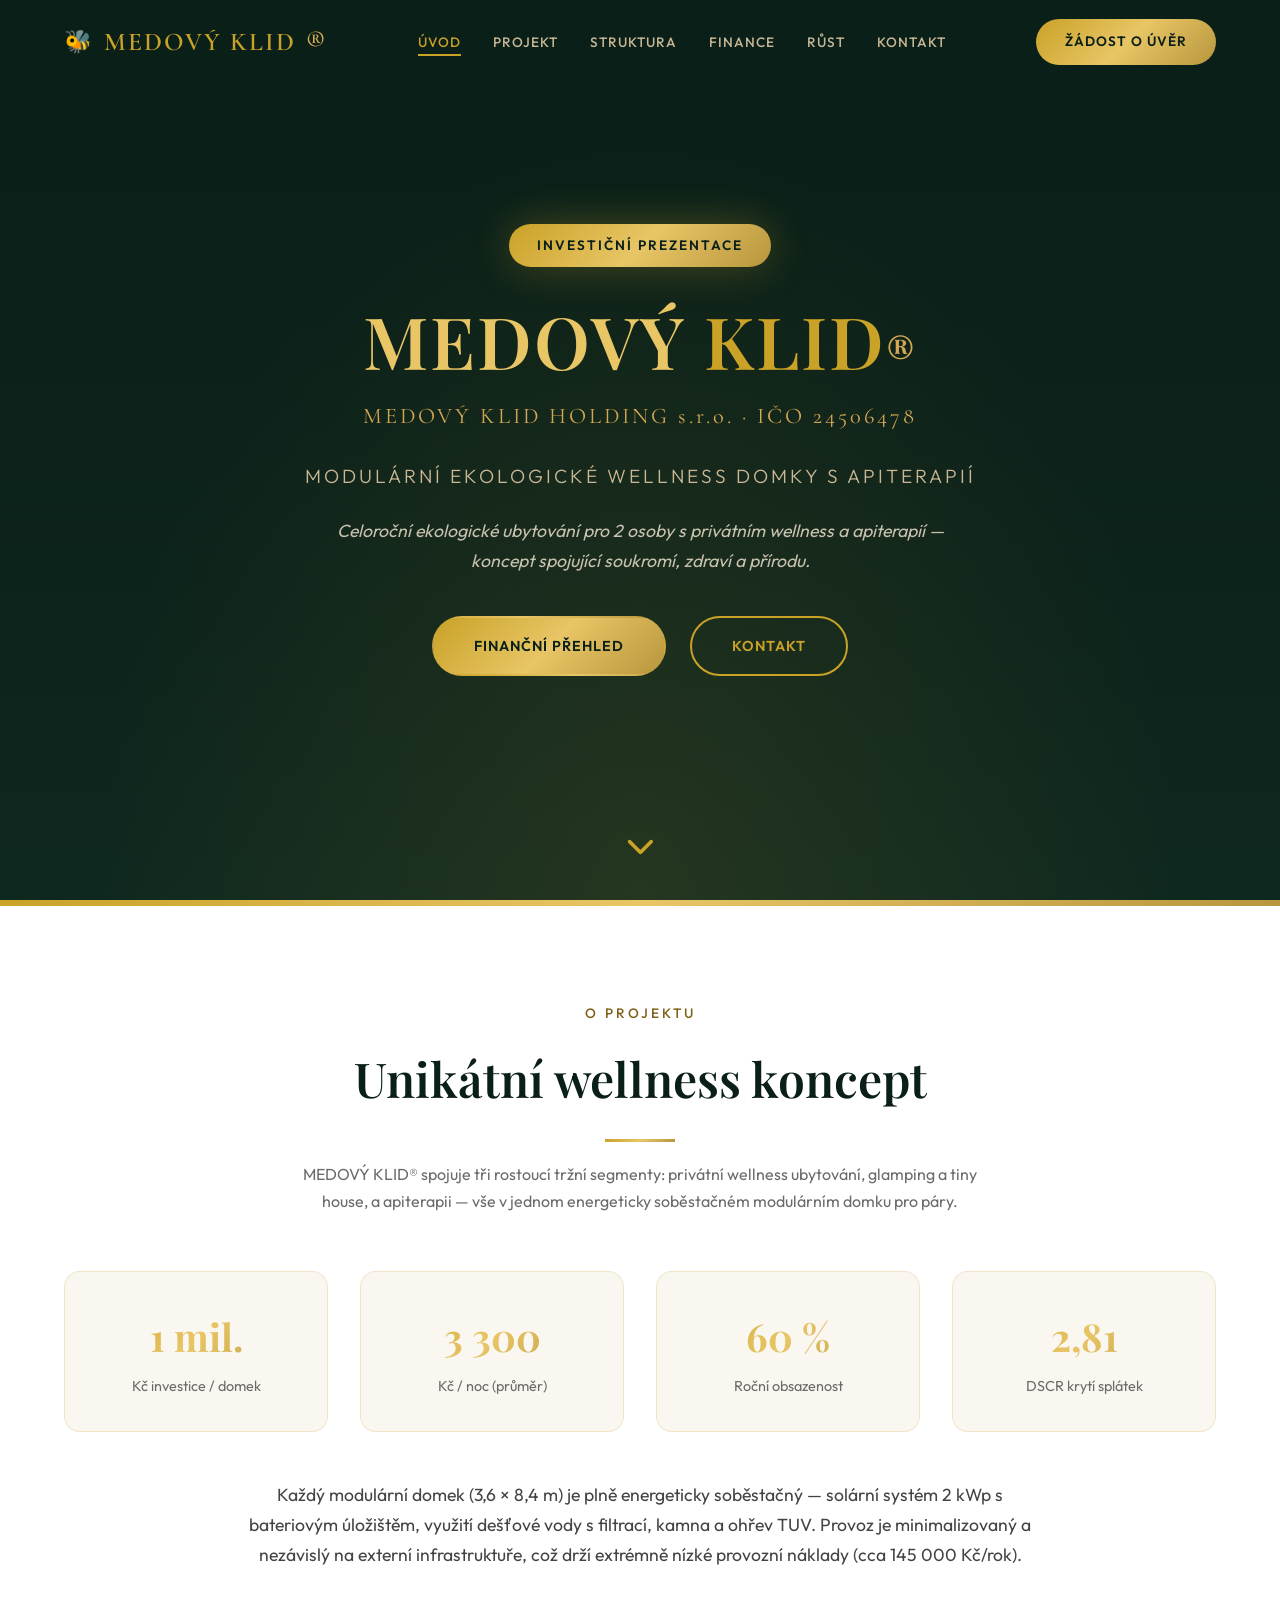
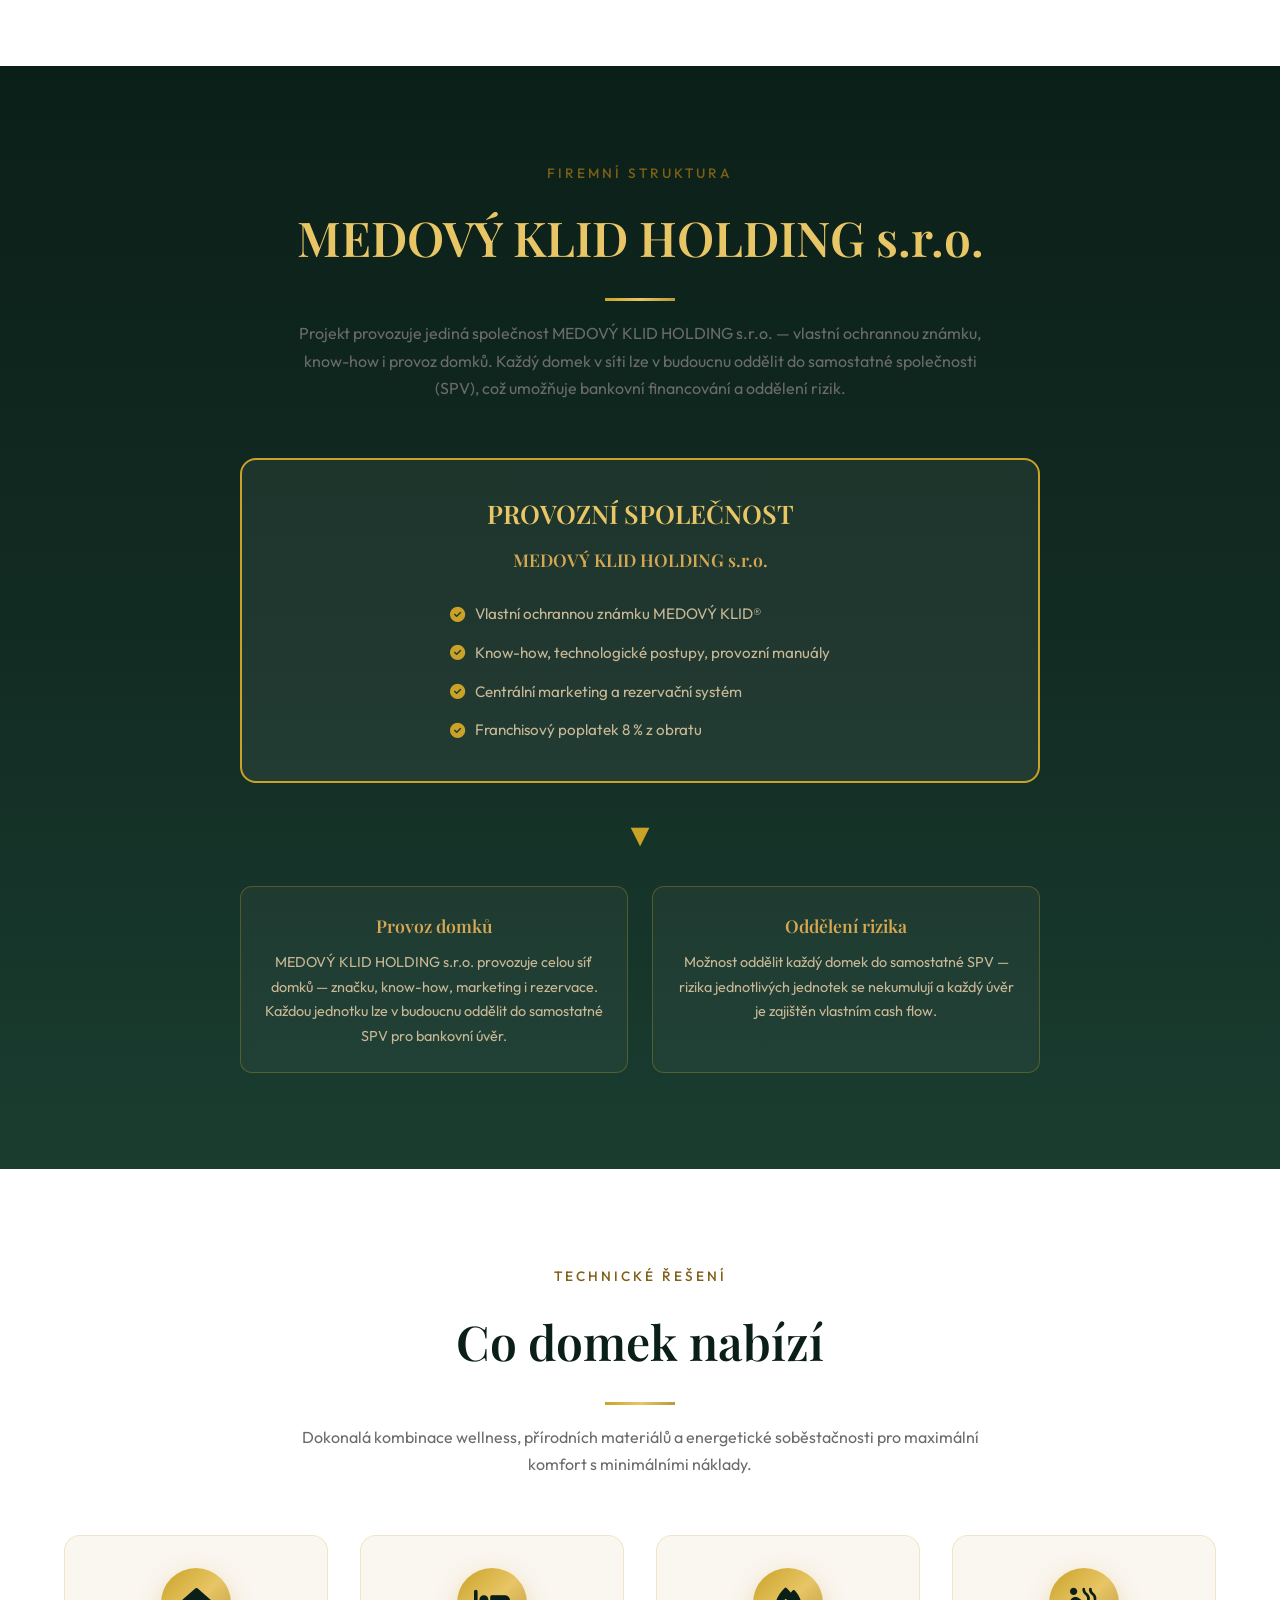
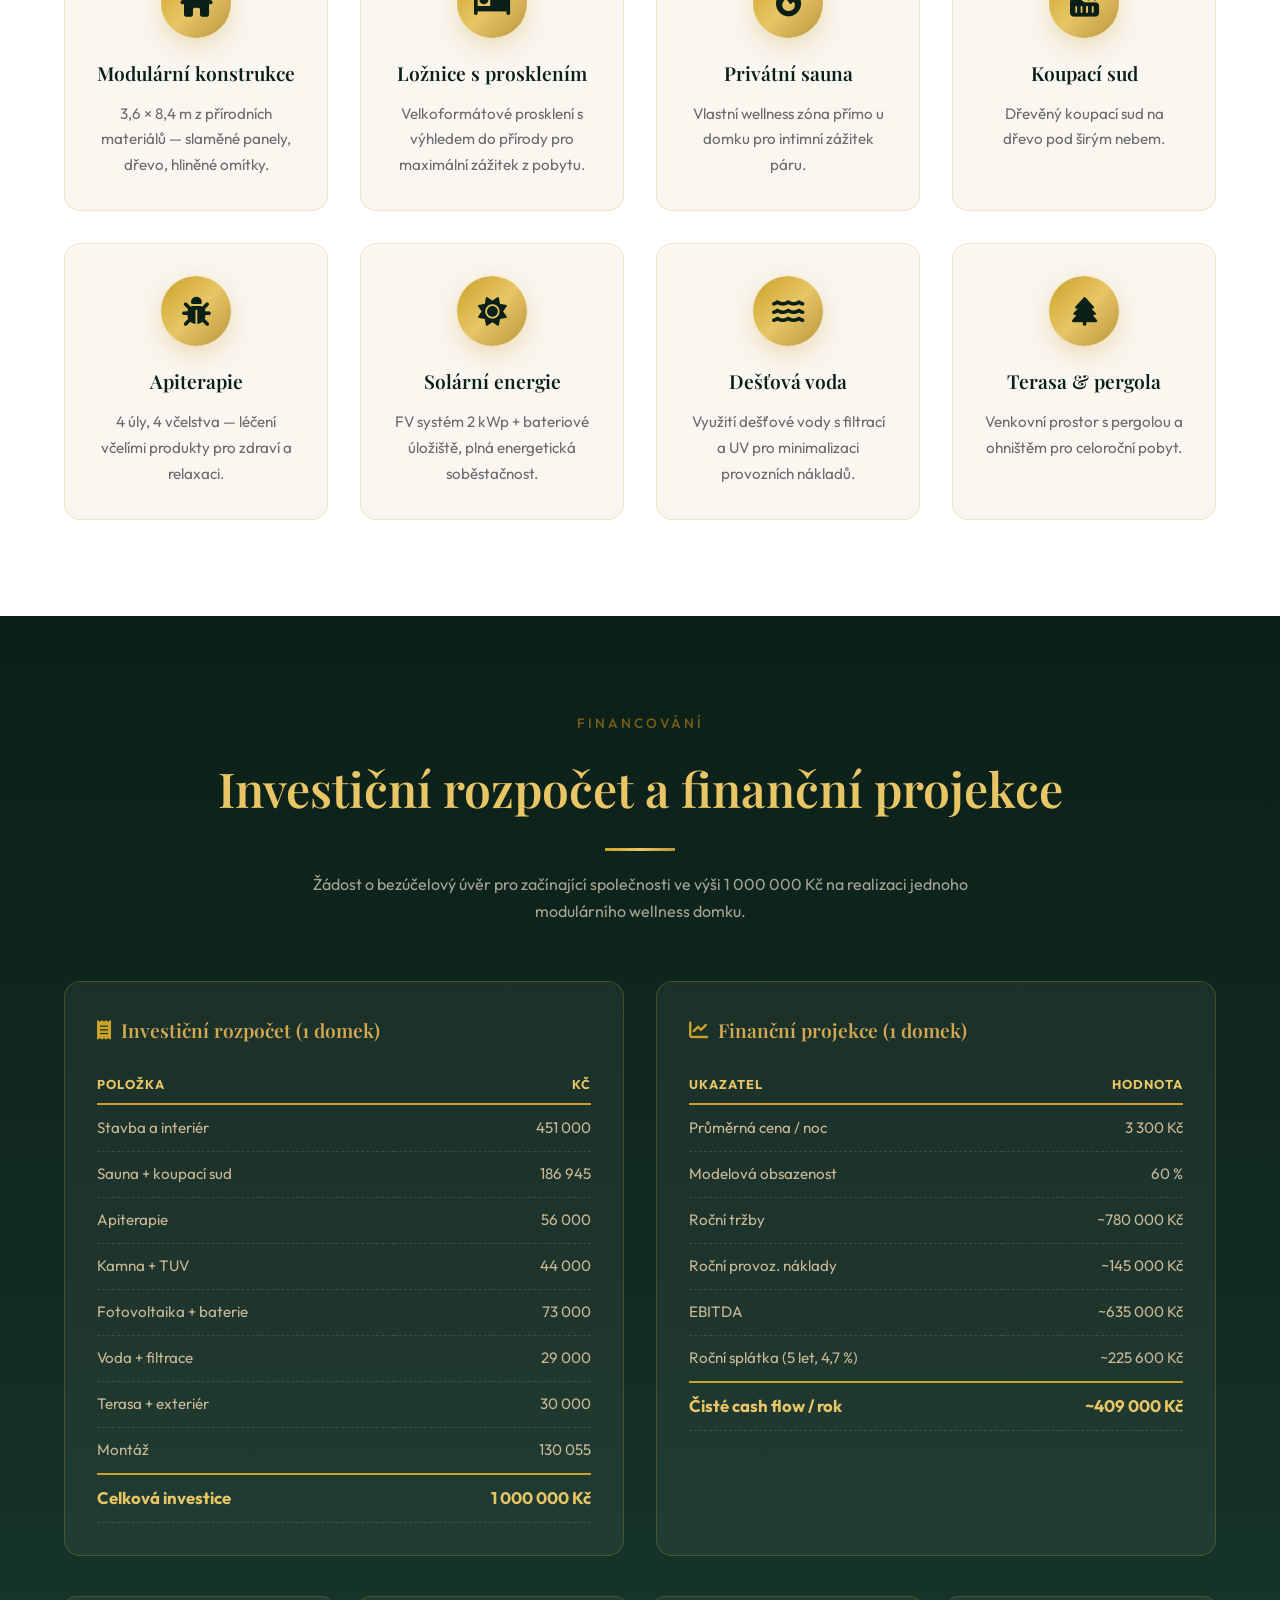
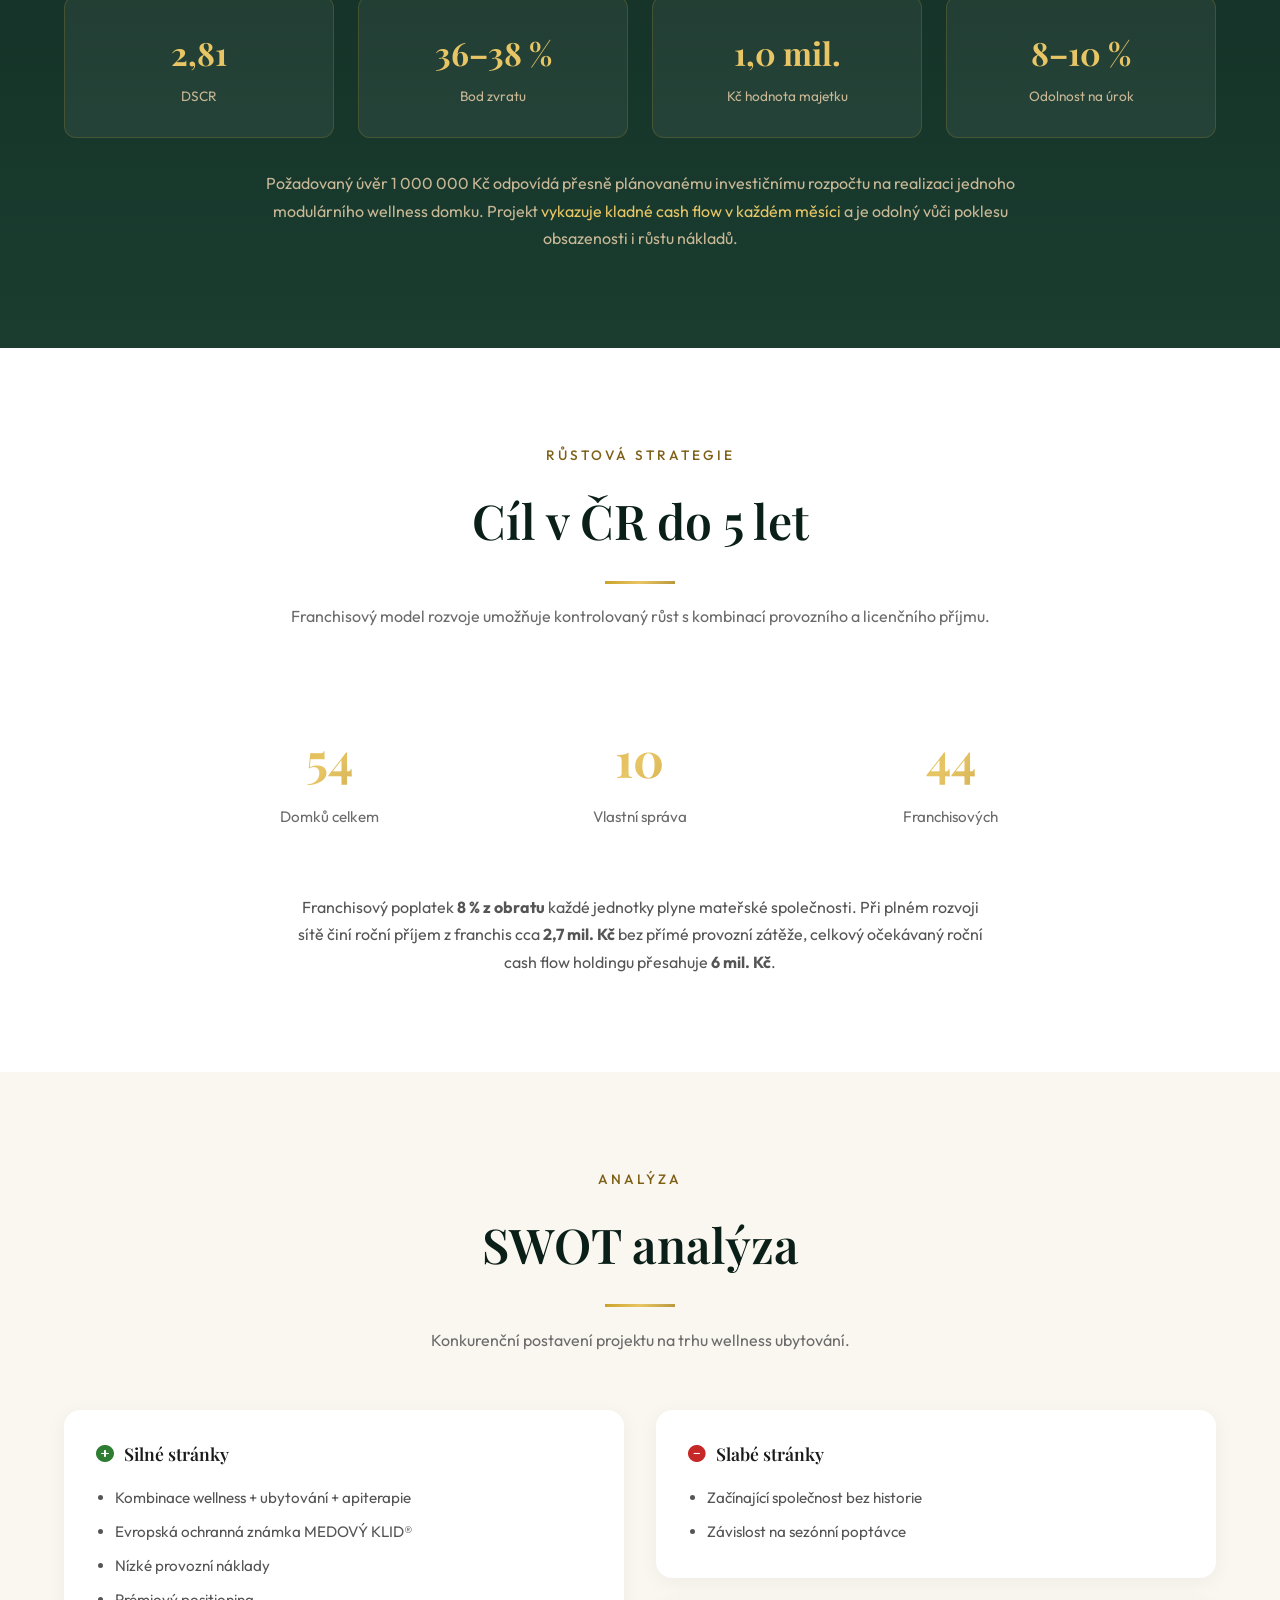
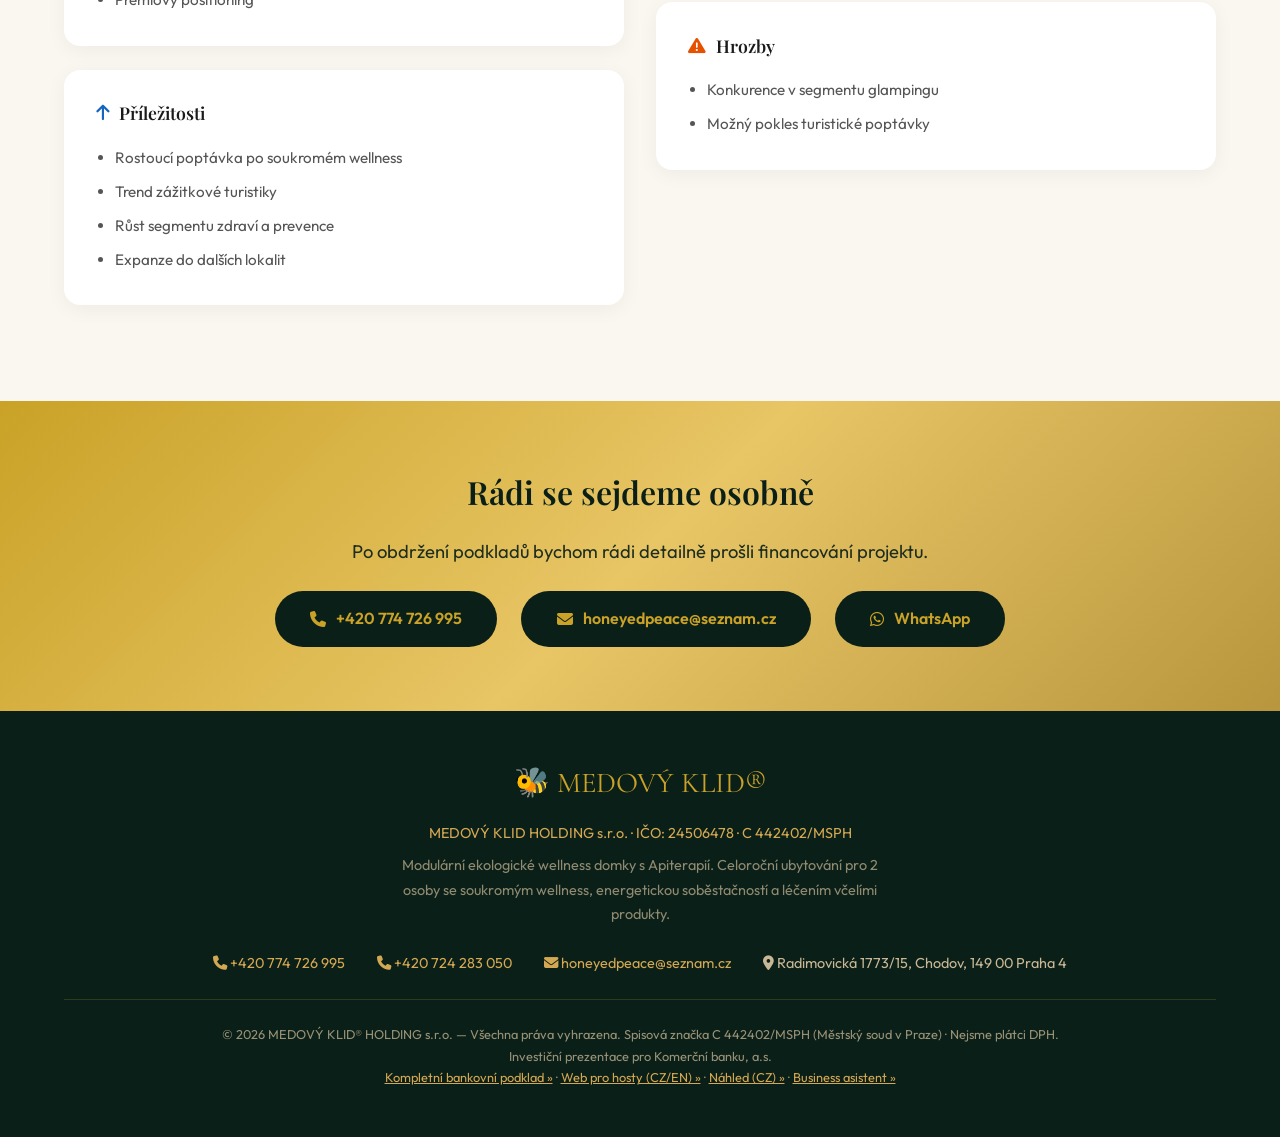
<file: index.html>
<!DOCTYPE html>
<html lang="cs">
<head>
    <meta charset="UTF-8">
    <meta name="viewport" content="width=device-width, initial-scale=1.0">
    <title>MEDOVÝ KLID® HOLDING s.r.o. — Investiční prezentace pro Komerční banku</title>
    <meta name="description" content="MEDOVÝ KLID® HOLDING s.r.o. — Modulární ekologické wellness domky s Apiterapií. Investiční prezentace pro financování začínajících podnikatelů.">
    <meta name="robots" content="noindex,follow">
    <meta name="theme-color" content="#0a1f18">
    <link rel="canonical" href="https://medovyklid.github.io/">
    <link rel="icon" href="web/img/icons/icon-192.png" sizes="192x192">
    <link rel="apple-touch-icon" href="web/img/icons/apple-touch-icon.png">
    <link rel="preconnect" href="https://fonts.googleapis.com">
    <link rel="preconnect" href="https://fonts.gstatic.com" crossorigin>
    <link href="https://fonts.googleapis.com/css2?family=Playfair+Display:ital,wght@0,400;0,500;0,600;0,700;1,400&family=Outfit:wght@300;400;500;600&family=Cormorant+Garamond:wght@400;500;600&display=swap" rel="stylesheet">
    <link rel="stylesheet" href="https://cdnjs.cloudflare.com/ajax/libs/font-awesome/6.4.0/css/all.min.css">
    <style>
        :root {
            --deep-forest: #0a1f18;
            --dark-forest: #122b22;
            --midnight-green: #1a3d30;
            --warm-honey: #c9a227;
            --golden-amber: #d4a853;
            --honey-glow: #e8c565;
            --natural-wood: #5c3d2e;
            --warm-beige: #c9b896;
            --soft-cream: #faf6f0;
            --white: #ffffff;
            --text-dark: #1a1a1a;
            --text-muted: #6b6b6b;
            --gold-gradient: linear-gradient(135deg, #c9a227 0%, #e8c565 50%, #b8963d 100%);
            --dark-gradient: linear-gradient(180deg, #0a1f18 0%, #122b22 50%, #1a3d30 100%);
        }

        * { margin: 0; padding: 0; box-sizing: border-box; }
        html { scroll-behavior: smooth; }
        body {
            font-family: 'Outfit', sans-serif;
            background: var(--soft-cream);
            color: var(--text-dark);
            line-height: 1.7;
            overflow-x: hidden;
        }
        h1, h2, h3, h4, h5, h6 { font-family: 'Playfair Display', serif; font-weight: 600; }

        ::selection { background: var(--warm-honey); color: var(--deep-forest); }
        ::-webkit-scrollbar { width: 10px; }
        ::-webkit-scrollbar-track { background: var(--deep-forest); }
        ::-webkit-scrollbar-thumb { background: var(--warm-honey); border-radius: 5px; }

        /* ===== NAVIGATION ===== */
        .navbar {
            position: fixed; top: 0; left: 0; right: 0; z-index: 1000;
            display: flex; justify-content: space-between; align-items: center;
            padding: 1.2rem 5%; transition: all 0.4s ease;
            background: transparent;
        }
        .navbar.scrolled {
            background: rgba(10, 31, 24, 0.95);
            backdrop-filter: blur(10px);
            padding: 0.9rem 5%;
            box-shadow: 0 4px 30px rgba(0,0,0,0.3);
        }
        .logo {
            font-family: 'Cormorant Garamond', serif;
            font-size: 1.6rem; font-weight: 600;
            color: var(--warm-honey); text-decoration: none; letter-spacing: 2px;
            display: flex; align-items: center; gap: 10px;
        }
        .logo .bee-icon { font-size: 1.4rem; animation: beeFloat 3s ease-in-out infinite; }
        @keyframes beeFloat { 0%,100%{transform:translateY(0)} 50%{transform:translateY(-4px)} }
        .nav-links { display: flex; gap: 2rem; list-style: none; }
        .nav-links a {
            color: var(--warm-beige); text-decoration: none;
            font-size: 0.85rem; font-weight: 500; letter-spacing: 1px;
            text-transform: uppercase; transition: color 0.3s; position: relative;
        }
        .nav-links a::after {
            content: ''; position: absolute; bottom: -5px; left: 0;
            width: 0; height: 2px; background: var(--warm-honey); transition: width 0.3s;
        }
        .nav-links a:hover, .nav-links a.active { color: var(--warm-honey); }
        .nav-links a:hover::after, .nav-links a.active::after { width: 100%; }
        .nav-cta {
            padding: 0.7rem 1.8rem; background: var(--gold-gradient); color: var(--deep-forest);
            border-radius: 50px; text-decoration: none; font-weight: 600; font-size: 0.85rem;
            letter-spacing: 1px; text-transform: uppercase; transition: all 0.3s;
        }
        .nav-cta:hover { transform: translateY(-2px); box-shadow: 0 10px 30px rgba(201,162,39,0.4); }
        .hamburger { display: none; flex-direction: column; gap: 5px; cursor: pointer; z-index: 1001; }
        .hamburger span { width: 26px; height: 3px; background: var(--warm-honey); border-radius: 3px; transition: all 0.3s; }

        /* ===== HERO ===== */
        .hero {
            min-height: 100vh; position: relative; display: flex; align-items: center; justify-content: center;
            text-align: center; overflow: hidden;
            background: var(--dark-gradient);
        }
        .hero-forest {
            position: absolute; inset: 0;
            background: url('https://images.unsplash.com/photo-1448375240586-882707db888b?w=1920&q=80') center/cover no-repeat;
            opacity: 0.35;
        }
        .hero-overlay {
            position: absolute; inset: 0;
            background: radial-gradient(ellipse at 50% 100%, rgba(201,162,39,0.12) 0%, transparent 60%),
                        linear-gradient(180deg, rgba(10,31,24,0.85) 0%, rgba(10,31,24,0.7) 100%);
        }
        .hero-content { position: relative; z-index: 2; max-width: 950px; padding: 0 2rem; }
        .hero-badge {
            display: inline-block; background: var(--gold-gradient); color: var(--deep-forest);
            padding: 10px 28px; border-radius: 50px; font-weight: 600; font-size: 0.85rem;
            letter-spacing: 2px; text-transform: uppercase; margin-bottom: 2rem;
            box-shadow: 0 0 40px rgba(201,162,39,0.3);
        }
        .hero h1 {
            font-size: clamp(2.5rem, 7vw, 4.5rem); color: var(--honey-glow);
            margin-bottom: 1rem; letter-spacing: 2px; line-height: 1.15;
        }
        .hero h1 .r { color: var(--warm-honey); }
        .hero .company {
            font-family: 'Cormorant Garamond', serif; font-size: 1.4rem;
            color: var(--golden-amber); letter-spacing: 3px; margin-bottom: 1.5rem;
        }
        .hero .tagline {
            font-size: 1.2rem; color: var(--warm-beige); font-weight: 300;
            letter-spacing: 3px; text-transform: uppercase; margin-bottom: 1.5rem;
        }
        .hero .sub { font-size: 1.1rem; color: rgba(232,220,200,0.85); max-width: 650px; margin: 0 auto 2.5rem; font-style: italic; }
        .hero-buttons { display: flex; gap: 1.5rem; justify-content: center; flex-wrap: wrap; }
        .btn {
            padding: 1rem 2.5rem; border-radius: 50px; text-decoration: none;
            font-weight: 600; font-size: 0.9rem; letter-spacing: 1px; text-transform: uppercase;
            transition: all 0.4s; cursor: pointer; border: 2px solid transparent; display: inline-block;
        }
        .btn-primary { background: var(--gold-gradient); color: var(--deep-forest); }
        .btn-primary:hover { transform: translateY(-3px); box-shadow: 0 15px 40px rgba(201,162,39,0.45); }
        .btn-outline { background: transparent; color: var(--warm-honey); border: 2px solid var(--warm-honey); }
        .btn-outline:hover { background: var(--warm-honey); color: var(--deep-forest); transform: translateY(-3px); }
        .hero-scroll {
            position: absolute; bottom: 30px; left: 50%; transform: translateX(-50%);
            z-index: 5; color: var(--warm-honey); font-size: 1.8rem; animation: scrollBounce 2s infinite;
        }
        @keyframes scrollBounce { 0%,100%{transform:translate(-50%,0)} 50%{transform:translate(-50%,10px)} }

        /* ===== GOLDEN DIVIDER ===== */
        .divider {
            height: 6px; background: var(--gold-gradient); position: relative;
        }

        /* ===== SECTIONS COMMON ===== */
        section { padding: 6rem 5%; position: relative; }
        .section-tag {
            text-align: center; font-size: 0.85rem; letter-spacing: 3px; text-transform: uppercase;
            color: #7d5f15; font-weight: 500; margin-bottom: 0.8rem;
        }
        .section-title {
            text-align: center; font-size: clamp(2rem, 5vw, 3rem);
            color: var(--deep-forest); margin-bottom: 1rem; position: relative;
        }
        .section-title::after {
            content: ''; display: block; width: 70px; height: 3px;
            background: var(--gold-gradient); margin: 1.2rem auto;
        }
        .section-sub { text-align: center; color: var(--text-muted); max-width: 700px; margin: 0 auto 3.5rem; }
        .container { max-width: 1200px; margin: 0 auto; }

        /* ===== OVERVIEW / STATS ===== */
        .overview { background: var(--white); }
        .overview .section-title { color: var(--deep-forest); }
        .stats-grid { display: grid; grid-template-columns: repeat(4, 1fr); gap: 2rem; margin: 2rem 0 3rem; }
        .stat-box {
            text-align: center; padding: 2rem 1rem; background: var(--soft-cream);
            border-radius: 16px; border: 1px solid rgba(201,162,39,0.2); transition: all 0.4s;
        }
        .stat-box:hover { transform: translateY(-6px); box-shadow: 0 15px 40px rgba(0,0,0,0.08); border-color: var(--warm-honey); }
        .stat-box .num {
            font-family: 'Playfair Display', serif; font-size: 2.4rem; font-weight: 700;
            color: var(--deep-forest); background: var(--gold-gradient);
            -webkit-background-clip: text; -webkit-text-fill-color: transparent;
        }
        .stat-box .label { color: var(--text-muted); font-size: 0.9rem; margin-top: 0.3rem; }
        .overview-desc { max-width: 800px; margin: 0 auto; text-align: center; color: #444; font-size: 1.1rem; }

        /* ===== HOLDING STRUCTURE ===== */
        .structure { background: var(--dark-gradient); color: var(--warm-beige); }
        .structure .section-title { color: var(--honey-glow); }
        .structure .section-title::after { background: var(--gold-gradient); }
        .structure-grid { display: grid; grid-template-columns: 1fr; gap: 1rem; max-width: 800px; margin: 0 auto; }
        .struct-parent {
            background: rgba(255,255,255,0.06); border: 2px solid var(--warm-honey);
            border-radius: 16px; padding: 2rem; text-align: center;
        }
        .struct-parent h3 { color: var(--honey-glow); font-size: 1.6rem; margin-bottom: 1rem; }
        .struct-parent ul { list-style: none; text-align: left; max-width: 380px; margin: 0 auto; }
        .struct-parent li { padding: 0.4rem 0; color: var(--warm-beige); font-size: 0.95rem; display: flex; gap: 10px; align-items: center; }
        .struct-parent li i { color: var(--warm-honey); }
        .struct-arrow { text-align: center; font-size: 2rem; color: var(--warm-honey); padding: 0.5rem; }
        .struct-children { display: grid; grid-template-columns: repeat(2, 1fr); gap: 1.5rem; }
        .struct-child {
            background: rgba(255,255,255,0.04); border: 1px solid rgba(201,162,39,0.3);
            border-radius: 12px; padding: 1.5rem; text-align: center;
        }
        .struct-child h4 { color: var(--golden-amber); margin-bottom: 0.6rem; font-size: 1.1rem; }
        .struct-child p { color: var(--warm-beige); font-size: 0.9rem; }

        /* ===== FEATURES ===== */
        .features { background: var(--white); }
        .feature-grid { display: grid; grid-template-columns: repeat(auto-fit, minmax(260px, 1fr)); gap: 2rem; }
        .feature-card {
            background: var(--soft-cream); border-radius: 16px; padding: 2rem;
            border: 1px solid rgba(201,162,39,0.2); transition: all 0.4s; text-align: center;
        }
        .feature-card:hover { transform: translateY(-8px); border-color: var(--warm-honey); box-shadow: 0 20px 50px rgba(0,0,0,0.08); }
        .feature-icon {
            width: 70px; height: 70px; margin: 0 auto 1.2rem; border-radius: 50%;
            background: var(--gold-gradient); display: flex; align-items: center; justify-content: center;
            font-size: 1.8rem; color: var(--deep-forest); box-shadow: 0 8px 25px rgba(201,162,39,0.3);
        }
        .feature-card h3 { font-size: 1.2rem; color: var(--deep-forest); margin-bottom: 0.7rem; }
        .feature-card p { color: var(--text-muted); font-size: 0.95rem; }

        /* ===== TECH / SPECS ===== */
        .tech { background: var(--soft-cream); }
        .tech-grid { display: grid; grid-template-columns: repeat(auto-fit, minmax(280px, 1fr)); gap: 2rem; }
        .tech-card { background: var(--white); border-radius: 16px; padding: 2rem; box-shadow: 0 4px 20px rgba(0,0,0,0.05); border: 1px solid #eee; }
        .tech-card h3 { color: var(--deep-forest); font-size: 1.2rem; margin-bottom: 1rem; display: flex; align-items: center; gap: 10px; }
        .tech-card h3 i { color: var(--warm-honey); }
        .tech-card ul { list-style: none; }
        .tech-card li { padding: 0.5rem 0; color: #555; font-size: 0.95rem; border-bottom: 1px dashed #eee; display: flex; justify-content: space-between; }
        .tech-card li:last-child { border: none; }
        .tech-card li strong { color: var(--deep-forest); }

        /* ===== FINANCE ===== */
        .finance { background: var(--dark-gradient); color: var(--warm-beige); }
        .finance .section-title { color: var(--honey-glow); }
        .finance .section-title::after { background: var(--gold-gradient); }
        .finance .section-sub { color: rgba(232,220,200,0.7); }
        .finance-grid { display: grid; grid-template-columns: repeat(auto-fit, minmax(300px, 1fr)); gap: 2rem; }
        .finance-card {
            background: rgba(255,255,255,0.05); border: 1px solid rgba(201,162,39,0.25);
            border-radius: 16px; padding: 2rem;
        }
        .finance-card h3 { color: var(--golden-amber); margin-bottom: 1.2rem; font-size: 1.2rem; display: flex; align-items: center; gap: 10px; }
        .finance-card h3 i { color: var(--warm-honey); }
        .finance-table { width: 100%; border-collapse: collapse; }
        .finance-table td { padding: 0.6rem 0; color: var(--warm-beige); font-size: 0.95rem; border-bottom: 1px dashed rgba(232,220,200,0.15); }
        .finance-table th { padding: 0.5rem 0; color: var(--honey-glow); font-size: 0.8rem; text-align: left; text-transform: uppercase; letter-spacing: 1px; border-bottom: 2px solid var(--warm-honey); }
        .finance-table .total td { color: var(--honey-glow); font-weight: 700; font-size: 1.05rem; border-top: 2px solid var(--warm-honey); }
        .kpi-grid { display: grid; grid-template-columns: repeat(4, 1fr); gap: 1.5rem; margin-top: 2.5rem; }
        .kpi {
            text-align: center; background: rgba(255,255,255,0.06); padding: 1.8rem 1rem;
            border-radius: 12px; border: 1px solid rgba(201,162,39,0.2);
        }
        .kpi .val { font-family: 'Playfair Display', serif; font-size: 2rem; font-weight: 700; color: var(--honey-glow); }
        .kpi .lbl { font-size: 0.85rem; color: var(--warm-beige); margin-top: 0.3rem; }
        .highlight { color: var(--honey-glow); }

        /* ===== GROWTH ===== */
        .growth { background: var(--white); }
        .growth-grid { display: grid; grid-template-columns: repeat(3, 1fr); gap: 2rem; max-width: 900px; margin: 0 auto; }
        .growth-box { text-align: center; padding: 2rem; }
        .growth-box .num { font-family: 'Playfair Display', serif; font-size: 3rem; font-weight: 700; color: var(--deep-forest); background: var(--gold-gradient); -webkit-background-clip: text; -webkit-text-fill-color: transparent; }
        .growth-box .lbl { color: var(--text-muted); font-size: 0.95rem; margin-top: 0.3rem; }
        .growth-note { text-align: center; max-width: 700px; margin: 2rem auto 0; color: #555; }

        /* ===== SWOT ===== */
        .swot { background: var(--soft-cream); }
        .swot-grid { display: grid; grid-template-columns: 1fr 1fr; gap: 2rem; }
        .swot-col { display: flex; flex-direction: column; gap: 1.5rem; }
        .swot-box { background: var(--white); border-radius: 16px; padding: 1.8rem 2rem; box-shadow: 0 4px 20px rgba(0,0,0,0.05); }
        .swot-box h3 { font-size: 1.1rem; margin-bottom: 0.8rem; display: flex; align-items: center; gap: 10px; }
        .swot-box.s-strong h3 i { color: #2e7d32; } .swot-box.s-weak h3 i { color: #c62828; }
        .swot-box.s-opp h3 i { color: #1565c0; } .swot-box.s-threat h3 i { color: #e65100; }
        .swot-box ul { list-style: disc; padding-left: 1.2rem; }
        .swot-box li { color: #555; font-size: 0.95rem; padding: 0.25rem 0; }

        /* ===== CONTACT ===== */
        .contact-band { background: var(--gold-gradient); color: var(--deep-forest); text-align: center; padding: 4rem 5%; position: relative; overflow: hidden; }
        .contact-band h2 { font-size: 2rem; margin-bottom: 1rem; }
        .contact-band p { font-size: 1.15rem; opacity: 0.9; margin-bottom: 1.5rem; }
        .contact-buttons { display: flex; gap: 1.5rem; justify-content: center; flex-wrap: wrap; }
        .contact-btn {
            padding: 0.9rem 2.2rem; background: var(--deep-forest); color: var(--warm-honey);
            border-radius: 50px; text-decoration: none; font-weight: 600; transition: all 0.3s;
            display: inline-flex; align-items: center; gap: 10px;
        }
        .contact-btn:hover { transform: translateY(-3px); box-shadow: 0 15px 40px rgba(0,0,0,0.3); }

        /* ===== FOOTER ===== */
        footer { background: var(--deep-forest); color: var(--warm-beige); padding: 3rem 5%; text-align: center; }
        footer .f-logo { font-family: 'Cormorant Garamond', serif; font-size: 1.8rem; color: var(--warm-honey); margin-bottom: 0.8rem; }
        footer .f-desc { color: rgba(201,184,150,0.7); font-size: 0.9rem; max-width: 500px; margin: 0 auto 1.5rem; }
        footer .f-contact { display: flex; justify-content: center; gap: 2rem; flex-wrap: wrap; font-size: 0.9rem; margin-bottom: 1.5rem; }
        footer .f-contact a { color: var(--golden-amber); text-decoration: none; }
        footer .f-contact a:hover { color: var(--honey-glow); }
        footer .f-bottom { border-top: 1px solid rgba(201,162,39,0.2); padding-top: 1.5rem; font-size: 0.8rem; color: rgba(201,184,150,0.75); }
        footer .f-company { font-size: 0.9rem; color: var(--golden-amber); margin-bottom: 0.5rem; }

        /* ===== RESPONSIVE ===== */
        @media (max-width: 900px) {
            .nav-links { display: none; position: absolute; top: 100%; left: 0; right: 0; background: var(--dark-forest); flex-direction: column; padding: 2rem; gap: 1.5rem; text-align: center; }
            .nav-links.open { display: flex; }
            .nav-cta { display: none; }
            .hamburger { display: flex; }
            .stats-grid { grid-template-columns: 1fr 1fr; }
            .kpi-grid { grid-template-columns: 1fr 1fr; }
            .growth-grid { grid-template-columns: 1fr; }
            .swot-grid { grid-template-columns: 1fr; }
            .struct-children { grid-template-columns: 1fr; }
        }
        @media (max-width: 500px) {
            .stats-grid { grid-template-columns: 1fr; }
            .kpi-grid { grid-template-columns: 1fr 1fr; }
        }

        /* Scroll reveal */
        .reveal { opacity: 0; transform: translateY(40px); transition: all 0.8s cubic-bezier(0.5,0,0,1); }
        .reveal.visible { opacity: 1; transform: translateY(0); }
    </style>
</head>
<body>

<!-- NAVIGATION -->
<nav class="navbar" id="navbar">
    <a href="#uvod" class="logo"><span class="bee-icon">🐝</span> MEDOVÝ KLID<span style="color:var(--golden-amber)">®</span></a>
    <ul class="nav-links" id="navLinks">
        <li><a href="#uvod">Úvod</a></li>
        <li><a href="#projekt">Projekt</a></li>
        <li><a href="#struktura">Struktura</a></li>
        <li><a href="#finance">Finance</a></li>
        <li><a href="#rust">Růst</a></li>
        <li><a href="#kontakt">Kontakt</a></li>
    </ul>
    <a href="#kontakt" class="nav-cta">Žádost o úvěr</a>
    <div class="hamburger" id="hamburger" onclick="toggleMenu()">
        <span></span><span></span><span></span>
    </div>
</nav>

<!-- HERO -->
<section class="hero" id="uvod">
    <div class="hero-forest"></div>
    <div class="hero-overlay"></div>
    <div class="hero-content">
        <div class="hero-badge">Investiční prezentace</div>
        <h1>MEDOVÝ <span class="r">KLID</span><span style="color:var(--golden-amber);font-size:0.6em;vertical-align:middle;">®</span></h1>
        <div class="company">MEDOVÝ KLID HOLDING s.r.o. · IČO 24506478</div>
        <p class="tagline">Modulární ekologické wellness domky s Apiterapií</p>
        <p class="sub">Celoroční ekologické ubytování pro 2 osoby s privátním wellness a apiterapií — koncept spojující soukromí, zdraví a přírodu.</p>
        <div class="hero-buttons">
            <a href="#finance" class="btn btn-primary">Finanční přehled</a>
            <a href="#kontakt" class="btn btn-outline">Kontakt</a>
        </div>
    </div>
    <div class="hero-scroll"><i class="fas fa-chevron-down"></i></div>
</section>

<div class="divider"></div>

<!-- OVERVIEW / STATS -->
<section class="overview" id="projekt">
    <div class="container">
        <div class="section-tag">O projektu</div>
        <h2 class="section-title">Unikátní wellness koncept</h2>
        <p class="section-sub">MEDOVÝ KLID® spojuje tři rostoucí tržní segmenty: privátní wellness ubytování, glamping a tiny house, a apiterapii — vše v jednom energeticky soběstačném modulárním domku pro páry.</p>

        <div class="stats-grid">
            <div class="stat-box reveal"><div class="num">1 mil.</div><div class="label">Kč investice / domek</div></div>
            <div class="stat-box reveal"><div class="num">3 300</div><div class="label">Kč / noc (průměr)</div></div>
            <div class="stat-box reveal"><div class="num">60 %</div><div class="label">Roční obsazenost</div></div>
            <div class="stat-box reveal"><div class="num">2,81</div><div class="label">DSCR krytí splátek</div></div>
        </div>

        <p class="overview-desc reveal">Každý modulární domek (3,6 × 8,4 m) je plně energeticky soběstačný — solární systém 2 kWp s bateriovým úložištěm, využití dešťové vody s filtrací, kamna a ohřev TUV. Provoz je minimalizovaný a nezávislý na externí infrastruktuře, což drží extrémně nízké provozní náklady (cca 145 000 Kč/rok).</p>
    </div>
</section>

<!-- STRUCTURE -->
<section class="structure" id="struktura">
    <div class="container">
        <div class="section-tag">Firemní struktura</div>
        <h2 class="section-title">MEDOVÝ KLID HOLDING s.r.o.</h2>
        <p class="section-sub">Projekt provozuje jediná společnost MEDOVÝ KLID HOLDING s.r.o. — vlastní ochrannou známku, know-how i provoz domků. Každý domek v síti lze v budoucnu oddělit do samostatné společnosti (SPV), což umožňuje bankovní financování a oddělení rizik.</p>

        <div class="structure-grid">
            <div class="struct-parent reveal">
                <h3>PROVOZNÍ SPOLEČNOST<br><span style="font-size:1.1rem; color:var(--golden-amber);">MEDOVÝ KLID HOLDING s.r.o.</span></h3>
                <ul>
                    <li><i class="fas fa-check-circle"></i> Vlastní ochrannou známku MEDOVÝ KLID®</li>
                    <li><i class="fas fa-check-circle"></i> Know-how, technologické postupy, provozní manuály</li>
                    <li><i class="fas fa-check-circle"></i> Centrální marketing a rezervační systém</li>
                    <li><i class="fas fa-check-circle"></i> Franchisový poplatek 8 % z obratu</li>
                </ul>
            </div>
            <div class="struct-arrow">▼</div>
            <div class="struct-children">
                <div class="struct-child reveal">
                    <h4>Provoz domků</h4>
                    <p>MEDOVÝ KLID HOLDING s.r.o. provozuje celou síť domků — značku, know-how, marketing i rezervace. Každou jednotku lze v budoucnu oddělit do samostatné SPV pro bankovní úvěr.</p>
                </div>
                <div class="struct-child reveal">
                    <h4>Oddělení rizika</h4>
                    <p>Možnost oddělit každý domek do samostatné SPV — rizika jednotlivých jednotek se nekumulují a každý úvěr je zajištěn vlastním cash flow.</p>
                </div>
            </div>
        </div>
    </div>
</section>

<!-- FEATURES -->
<section class="features">
    <div class="container">
        <div class="section-tag">Technické řešení</div>
        <h2 class="section-title">Co domek nabízí</h2>
        <p class="section-sub">Dokonalá kombinace wellness, přírodních materiálů a energetické soběstačnosti pro maximální komfort s minimálními náklady.</p>

        <div class="feature-grid">
            <div class="feature-card reveal">
                <div class="feature-icon"><i class="fas fa-home"></i></div>
                <h3>Modulární konstrukce</h3>
                <p>3,6 × 8,4 m z přírodních materiálů — slaměné panely, dřevo, hliněné omítky.</p>
            </div>
            <div class="feature-card reveal">
                <div class="feature-icon"><i class="fas fa-bed"></i></div>
                <h3>Ložnice s prosklením</h3>
                <p>Velkoformátové prosklení s výhledem do přírody pro maximální zážitek z pobytu.</p>
            </div>
            <div class="feature-card reveal">
                <div class="feature-icon"><i class="fas fa-fire"></i></div>
                <h3>Privátní sauna</h3>
                <p>Vlastní wellness zóna přímo u domku pro intimní zážitek páru.</p>
            </div>
            <div class="feature-card reveal">
                <div class="feature-icon"><i class="fas fa-hot-tub"></i></div>
                <h3>Koupací sud</h3>
                <p>Dřevěný koupací sud na dřevo pod širým nebem.</p>
            </div>
            <div class="feature-card reveal">
                <div class="feature-icon"><i class="fas fa-bug"></i></div>
                <h3>Apiterapie</h3>
                <p>4 úly, 4 včelstva — léčení včelími produkty pro zdraví a relaxaci.</p>
            </div>
            <div class="feature-card reveal">
                <div class="feature-icon"><i class="fas fa-sun"></i></div>
                <h3>Solární energie</h3>
                <p>FV systém 2 kWp + bateriové úložiště, plná energetická soběstačnost.</p>
            </div>
            <div class="feature-card reveal">
                <div class="feature-icon"><i class="fas fa-water"></i></div>
                <h3>Dešťová voda</h3>
                <p>Využití dešťové vody s filtrací a UV pro minimalizaci provozních nákladů.</p>
            </div>
            <div class="feature-card reveal">
                <div class="feature-icon"><i class="fas fa-tree"></i></div>
                <h3>Terasa & pergola</h3>
                <p>Venkovní prostor s pergolou a ohništěm pro celoroční pobyt.</p>
            </div>
        </div>
    </div>
</section>

<!-- FINANCE -->
<section class="finance" id="finance">
    <div class="container">
        <div class="section-tag">Financování</div>
        <h2 class="section-title">Investiční rozpočet a finanční projekce</h2>
        <p class="section-sub">Žádost o bezúčelový úvěr pro začínající společnosti ve výši 1 000 000 Kč na realizaci jednoho modulárního wellness domku.</p>

        <div class="finance-grid">
            <div class="finance-card reveal">
                <h3><i class="fas fa-receipt"></i> Investiční rozpočet (1 domek)</h3>
                <table class="finance-table">
                    <thead><tr><th>Položka</th><th style="text-align:right;">Kč</th></tr></thead>
                    <tbody>
                        <tr><td>Stavba a interiér</td><td style="text-align:right;">451 000</td></tr>
                        <tr><td>Sauna + koupací sud</td><td style="text-align:right;">186 945</td></tr>
                        <tr><td>Apiterapie</td><td style="text-align:right;">56 000</td></tr>
                        <tr><td>Kamna + TUV</td><td style="text-align:right;">44 000</td></tr>
                        <tr><td>Fotovoltaika + baterie</td><td style="text-align:right;">73 000</td></tr>
                        <tr><td>Voda + filtrace</td><td style="text-align:right;">29 000</td></tr>
                        <tr><td>Terasa + exteriér</td><td style="text-align:right;">30 000</td></tr>
                        <tr><td>Montáž</td><td style="text-align:right;">130 055</td></tr>
                        <tr class="total"><td>Celková investice</td><td style="text-align:right;">1 000 000 Kč</td></tr>
                    </tbody>
                </table>
            </div>
            <div class="finance-card reveal">
                <h3><i class="fas fa-chart-line"></i> Finanční projekce (1 domek)</h3>
                <table class="finance-table">
                    <thead><tr><th>Ukazatel</th><th style="text-align:right;">Hodnota</th></tr></thead>
                    <tbody>
                        <tr><td>Průměrná cena / noc</td><td style="text-align:right;">3 300 Kč</td></tr>
                        <tr><td>Modelová obsazenost</td><td style="text-align:right;">60 %</td></tr>
                        <tr><td>Roční tržby</td><td style="text-align:right;">~780 000 Kč</td></tr>
                        <tr><td>Roční provoz. náklady</td><td style="text-align:right;">~145 000 Kč</td></tr>
                        <tr><td>EBITDA</td><td style="text-align:right;">~635 000 Kč</td></tr>
                        <tr><td>Roční splátka (5 let, 4,7 %)</td><td style="text-align:right;">~225 600 Kč</td></tr>
                        <tr class="total"><td>Čisté cash flow / rok</td><td style="text-align:right;">~409 000 Kč</td></tr>
                    </tbody>
                </table>
            </div>
        </div>

        <div class="kpi-grid">
            <div class="kpi reveal"><div class="val">2,81</div><div class="lbl">DSCR</div></div>
            <div class="kpi reveal"><div class="val">36–38 %</div><div class="lbl">Bod zvratu</div></div>
            <div class="kpi reveal"><div class="val">1,0 mil.</div><div class="lbl">Kč hodnota majetku</div></div>
            <div class="kpi reveal"><div class="val">8–10 %</div><div class="lbl">Odolnost na úrok</div></div>
        </div>

        <div style="text-align:center; margin-top:2rem;">
            <p style="color:var(--warm-beige); max-width:750px; margin:0 auto;">
                Požadovaný úvěr 1 000 000 Kč odpovídá přesně plánovanému investičnímu rozpočtu na realizaci jednoho modulárního wellness domku. Projekt <span class="highlight">vykazuje kladné cash flow v každém měsíci</span> a je odolný vůči poklesu obsazenosti i růstu nákladů.
            </p>
        </div>
    </div>
</section>

<!-- GROWTH -->
<section class="growth" id="rust">
    <div class="container">
        <div class="section-tag">Růstová strategie</div>
        <h2 class="section-title">Cíl v ČR do 5 let</h2>
        <p class="section-sub">Franchisový model rozvoje umožňuje kontrolovaný růst s kombinací provozního a licenčního příjmu.</p>

        <div class="growth-grid">
            <div class="growth-box reveal"><div class="num">54</div><div class="lbl">Domků celkem</div></div>
            <div class="growth-box reveal"><div class="num">10</div><div class="lbl">Vlastní správa</div></div>
            <div class="growth-box reveal"><div class="num">44</div><div class="lbl">Franchisových</div></div>
        </div>

        <div class="growth-note reveal">
            <p>Franchisový poplatek <strong>8 % z obratu</strong> každé jednotky plyne mateřské společnosti. Při plném rozvoji sítě činí roční příjem z franchis cca <strong>2,7 mil. Kč</strong> bez přímé provozní zátěže, celkový očekávaný roční cash flow holdingu přesahuje <strong>6 mil. Kč</strong>.</p>
        </div>
    </div>
</section>

<!-- SWOT -->
<section class="swot">
    <div class="container">
        <div class="section-tag">Analýza</div>
        <h2 class="section-title">SWOT analýza</h2>
        <p class="section-sub">Konkurenční postavení projektu na trhu wellness ubytování.</p>

        <div class="swot-grid">
            <div class="swot-col">
                <div class="swot-box s-strong reveal"><h3><i class="fas fa-plus-circle"></i> Silné stránky</h3>
                    <ul>
                        <li>Kombinace wellness + ubytování + apiterapie</li>
                        <li>Evropská ochranná známka MEDOVÝ KLID®</li>
                        <li>Nízké provozní náklady</li>
                        <li>Prémiový positioning</li>
                    </ul>
                </div>
                <div class="swot-box s-opp reveal"><h3><i class="fas fa-arrow-up"></i> Příležitosti</h3>
                    <ul>
                        <li>Rostoucí poptávka po soukromém wellness</li>
                        <li>Trend zážitkové turistiky</li>
                        <li>Růst segmentu zdraví a prevence</li>
                        <li>Expanze do dalších lokalit</li>
                    </ul>
                </div>
            </div>
            <div class="swot-col">
                <div class="swot-box s-weak reveal"><h3><i class="fas fa-minus-circle"></i> Slabé stránky</h3>
                    <ul>
                        <li>Začínající společnost bez historie</li>
                        <li>Závislost na sezónní poptávce</li>
                    </ul>
                </div>
                <div class="swot-box s-threat reveal"><h3><i class="fas fa-exclamation-triangle"></i> Hrozby</h3>
                    <ul>
                        <li>Konkurence v segmentu glampingu</li>
                        <li>Možný pokles turistické poptávky</li>
                    </ul>
                </div>
            </div>
        </div>
    </div>
</section>

<!-- CONTACT BAND -->
<div class="contact-band" id="kontakt">
    <h2>Rádi se sejdeme osobně</h2>
    <p>Po obdržení podkladů bychom rádi detailně prošli financování projektu.</p>
    <div class="contact-buttons">
        <a href="tel:+420774726995" class="contact-btn"><i class="fas fa-phone"></i> +420 774 726 995</a>
        <a href="mailto:honeyedpeace@seznam.cz" class="contact-btn"><i class="fas fa-envelope"></i> honeyedpeace@seznam.cz</a>
        <a href="https://wa.me/420724283050" class="contact-btn" target="_blank"><i class="fab fa-whatsapp"></i> WhatsApp</a>
    </div>
</div>

<!-- FOOTER -->
<footer>
    <div class="f-logo">🐝 MEDOVÝ KLID®</div>
    <div class="f-company">MEDOVÝ KLID HOLDING s.r.o. · IČO: 24506478 · C 442402/MSPH</div>
    <p class="f-desc">Modulární ekologické wellness domky s Apiterapií. Celoroční ubytování pro 2 osoby se soukromým wellness, energetickou soběstačností a léčením včelími produkty.</p>
    <div class="f-contact">
        <a href="tel:+420774726995"><i class="fas fa-phone"></i> +420 774 726 995</a>
        <a href="tel:+420724283050"><i class="fas fa-phone"></i> +420 724 283 050</a>
        <a href="mailto:honeyedpeace@seznam.cz"><i class="fas fa-envelope"></i> honeyedpeace@seznam.cz</a>
        <span><i class="fas fa-map-marker-alt"></i> Radimovická 1773/15, Chodov, 149 00 Praha 4</span>
    </div>
    <div class="f-bottom">© 2026 MEDOVÝ KLID® HOLDING s.r.o. — Všechna práva vyhrazena. Spisová značka C 442402/MSPH (Městský soud v Praze) · Nejsme plátci DPH.<br>
        Investiční prezentace pro Komerční banku, a.s.<br>
        <a href="banka/" style="color:var(--golden-amber);">Kompletní bankovní podklad »</a> ·
        <a href="web/" style="color:var(--golden-amber);">Web pro hosty (CZ/EN) »</a> ·
        <a href="nahled/" style="color:var(--golden-amber);">Náhled (CZ) »</a> ·
        <a href="asistent/" style="color:var(--golden-amber);">Business asistent »</a></div>
</footer>

<script>
    // Navbar scroll effect
    const navbar = document.getElementById('navbar');
    window.addEventListener('scroll', () => {
        if (window.scrollY > 50) navbar.classList.add('scrolled');
        else navbar.classList.remove('scrolled');
    });

    // Mobile menu
    function toggleMenu() {
        document.getElementById('navLinks').classList.toggle('open');
    }

    // Active nav link on scroll (active section)
    const sections = document.querySelectorAll('section, .contact-band');
    const navAnchors = document.querySelectorAll('.nav-links a');

    // Scroll reveal
    const revealObserver = new IntersectionObserver((entries) => {
        entries.forEach(entry => {
            if (entry.isIntersecting) {
                entry.target.classList.add('visible');
            }
        });
    }, { threshold: 0.12 });

    document.querySelectorAll('.reveal').forEach(el => revealObserver.observe(el));

    // Close mobile menu on link click
    document.querySelectorAll('.nav-links a').forEach(a => {
        a.addEventListener('click', () => document.getElementById('navLinks').classList.remove('open'));
    });

    // Active link highlighting
    function setActiveLink() {
        let current = '';
        const scrollPos = window.scrollY + 100;
        const map = { '#uvod': 0, '#projekt': 1, '#struktura': 2, '#finance': 3, '#rust': 4, '#kontakt': 5 };
        // simplified - check by section offsets
        const secs = [document.getElementById('uvod'), document.getElementById('struktura'), document.getElementById('finance'), document.getElementById('rust')];
        secs.forEach(sec => { if (sec && scrollPos >= sec.offsetTop) current = '#'+sec.id; });
        if (document.getElementById('kontakt') && scrollPos >= document.getElementById('kontakt').offsetTop - 100) current = '#kontakt';

        navAnchors.forEach(a => a.classList.remove('active'));
        if (current) {
            document.querySelectorAll('.nav-links a').forEach(a => { if (a.getAttribute('href') === current) a.classList.add('active'); });
        }
    }
    window.addEventListener('scroll', setActiveLink);
</script>

</body>
</html>
</file>
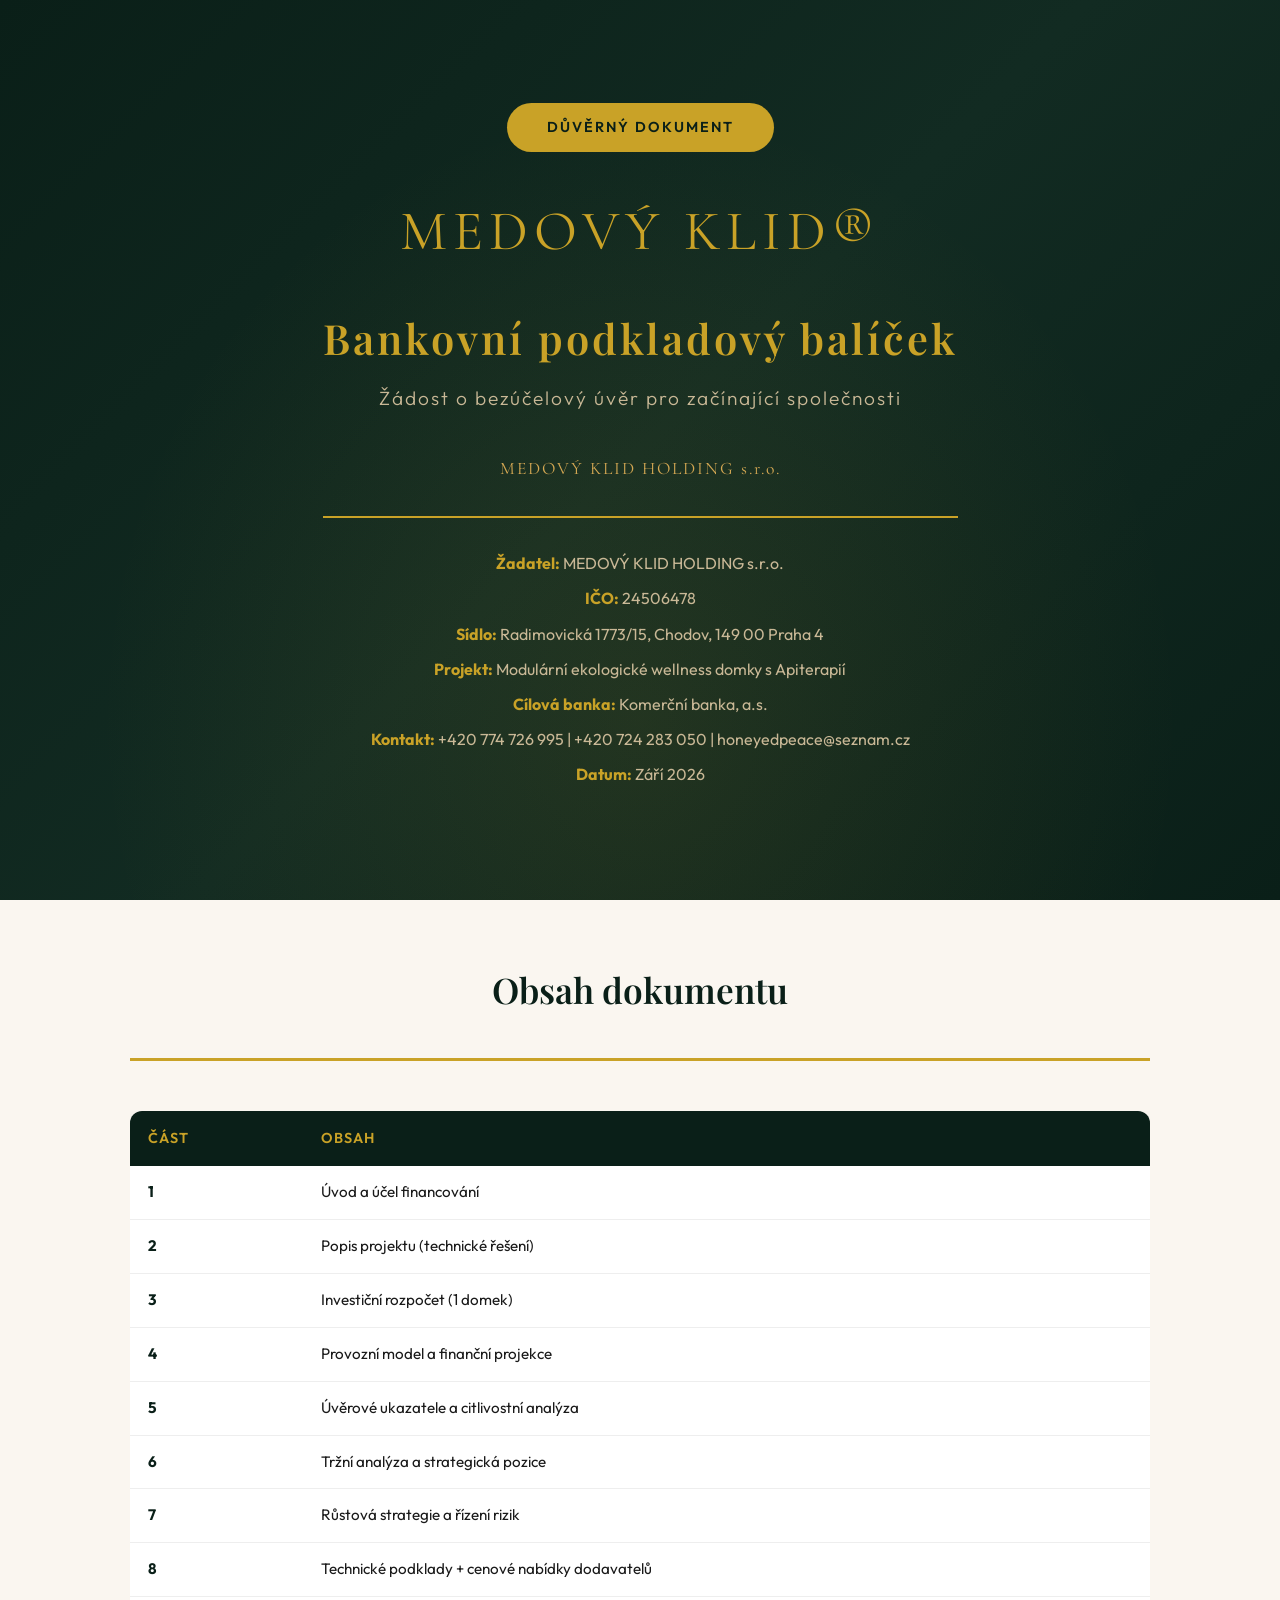
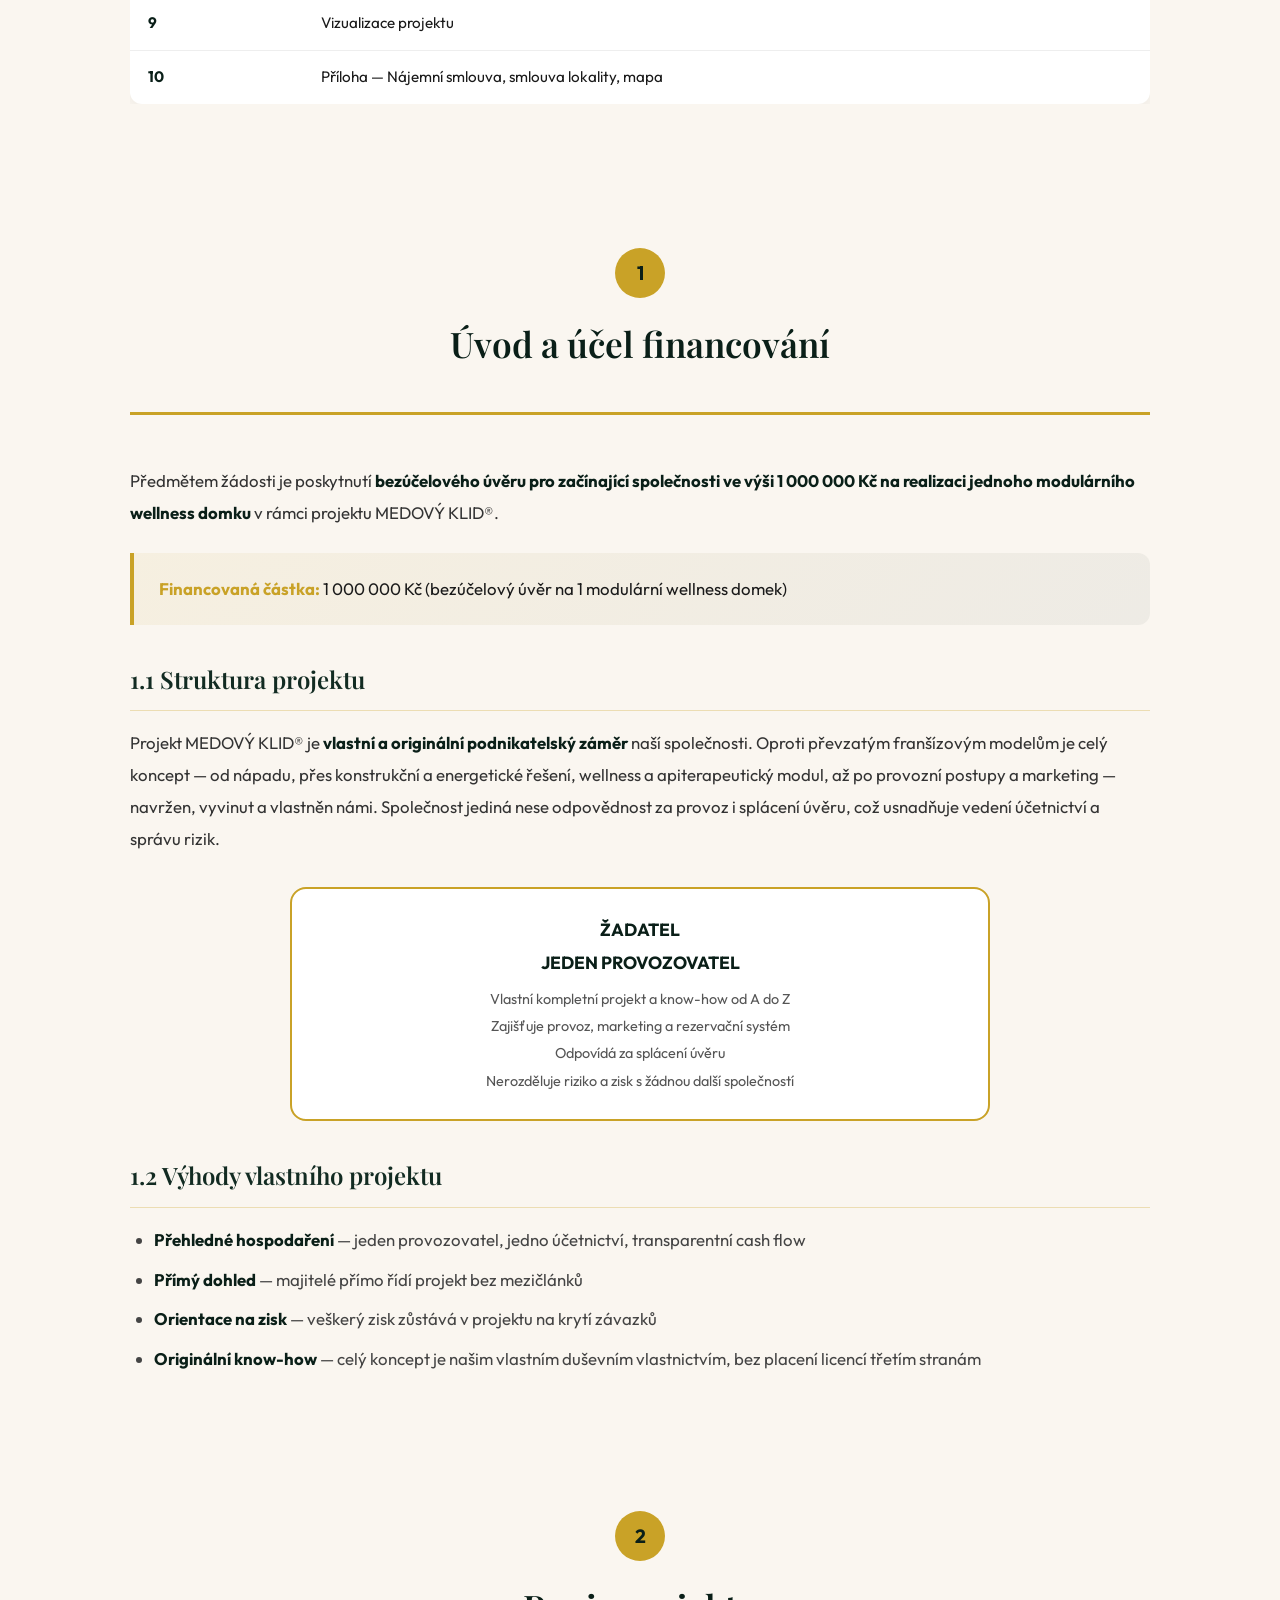
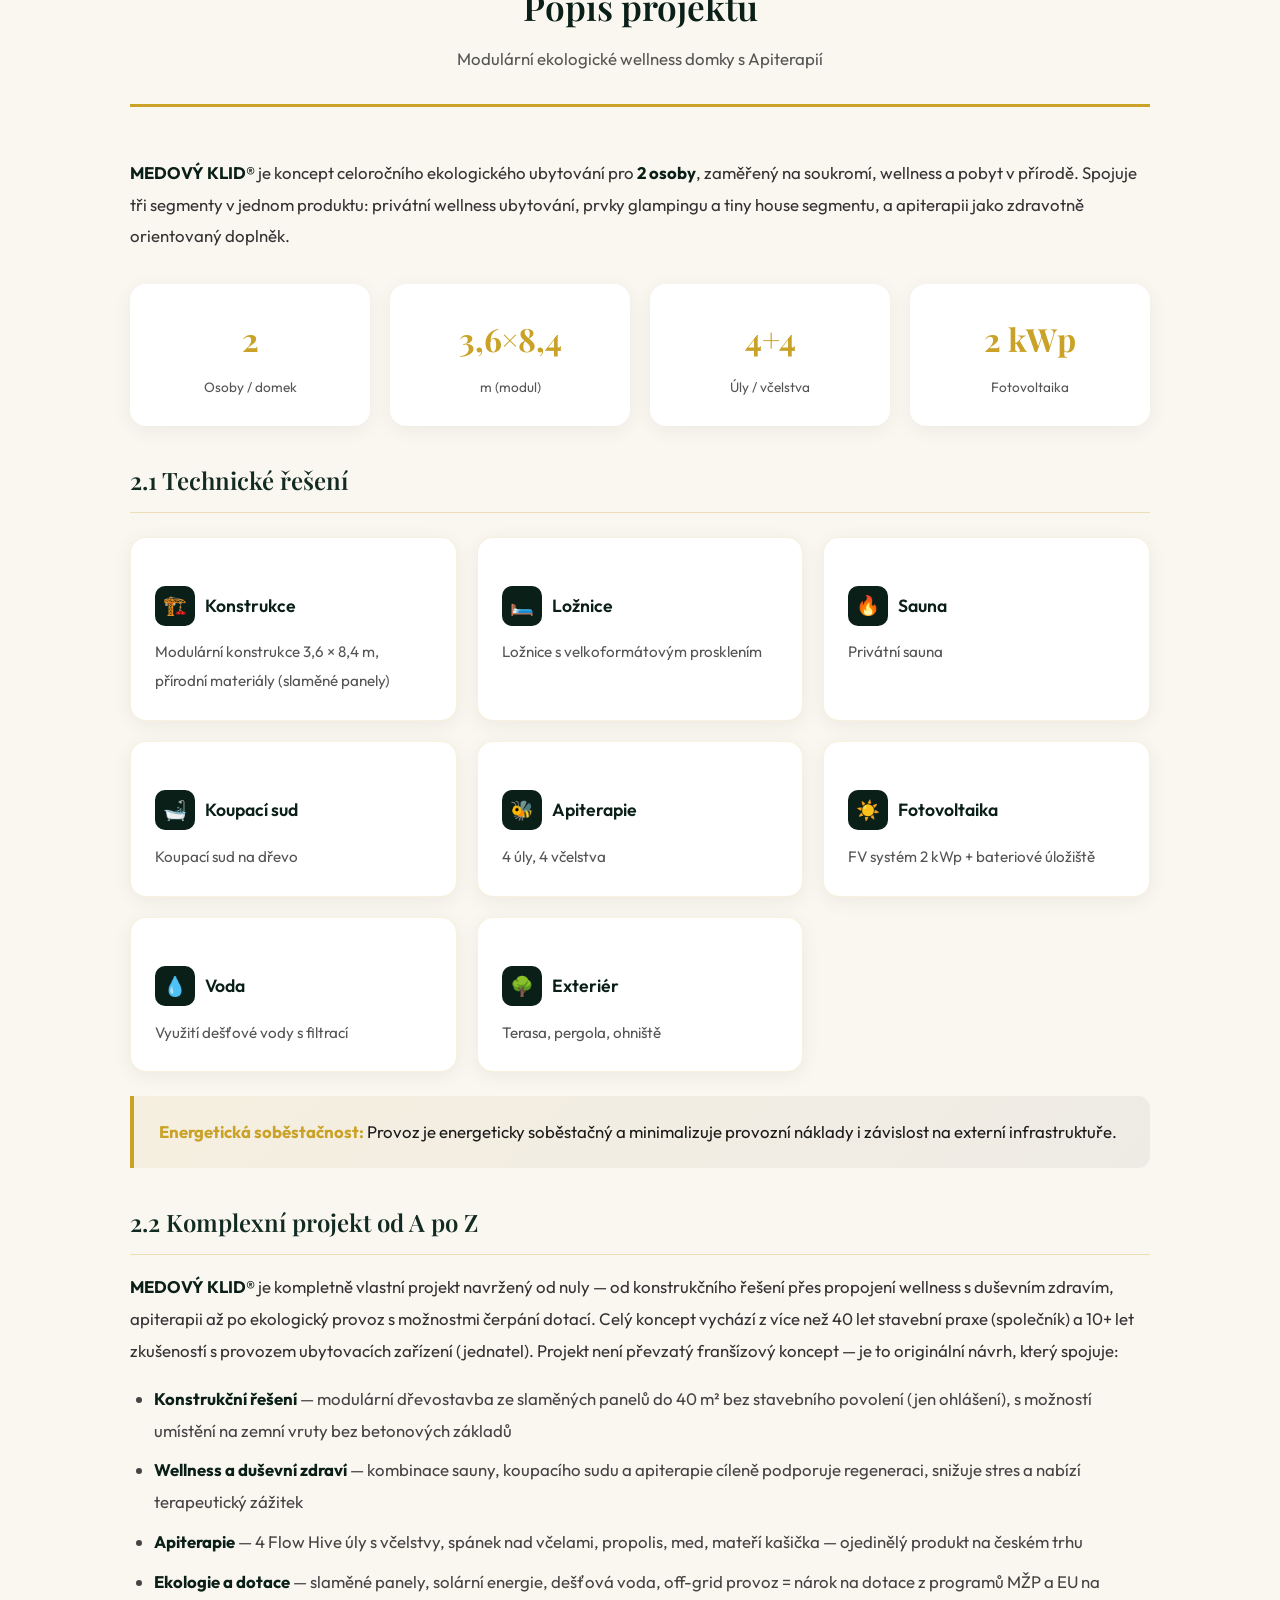
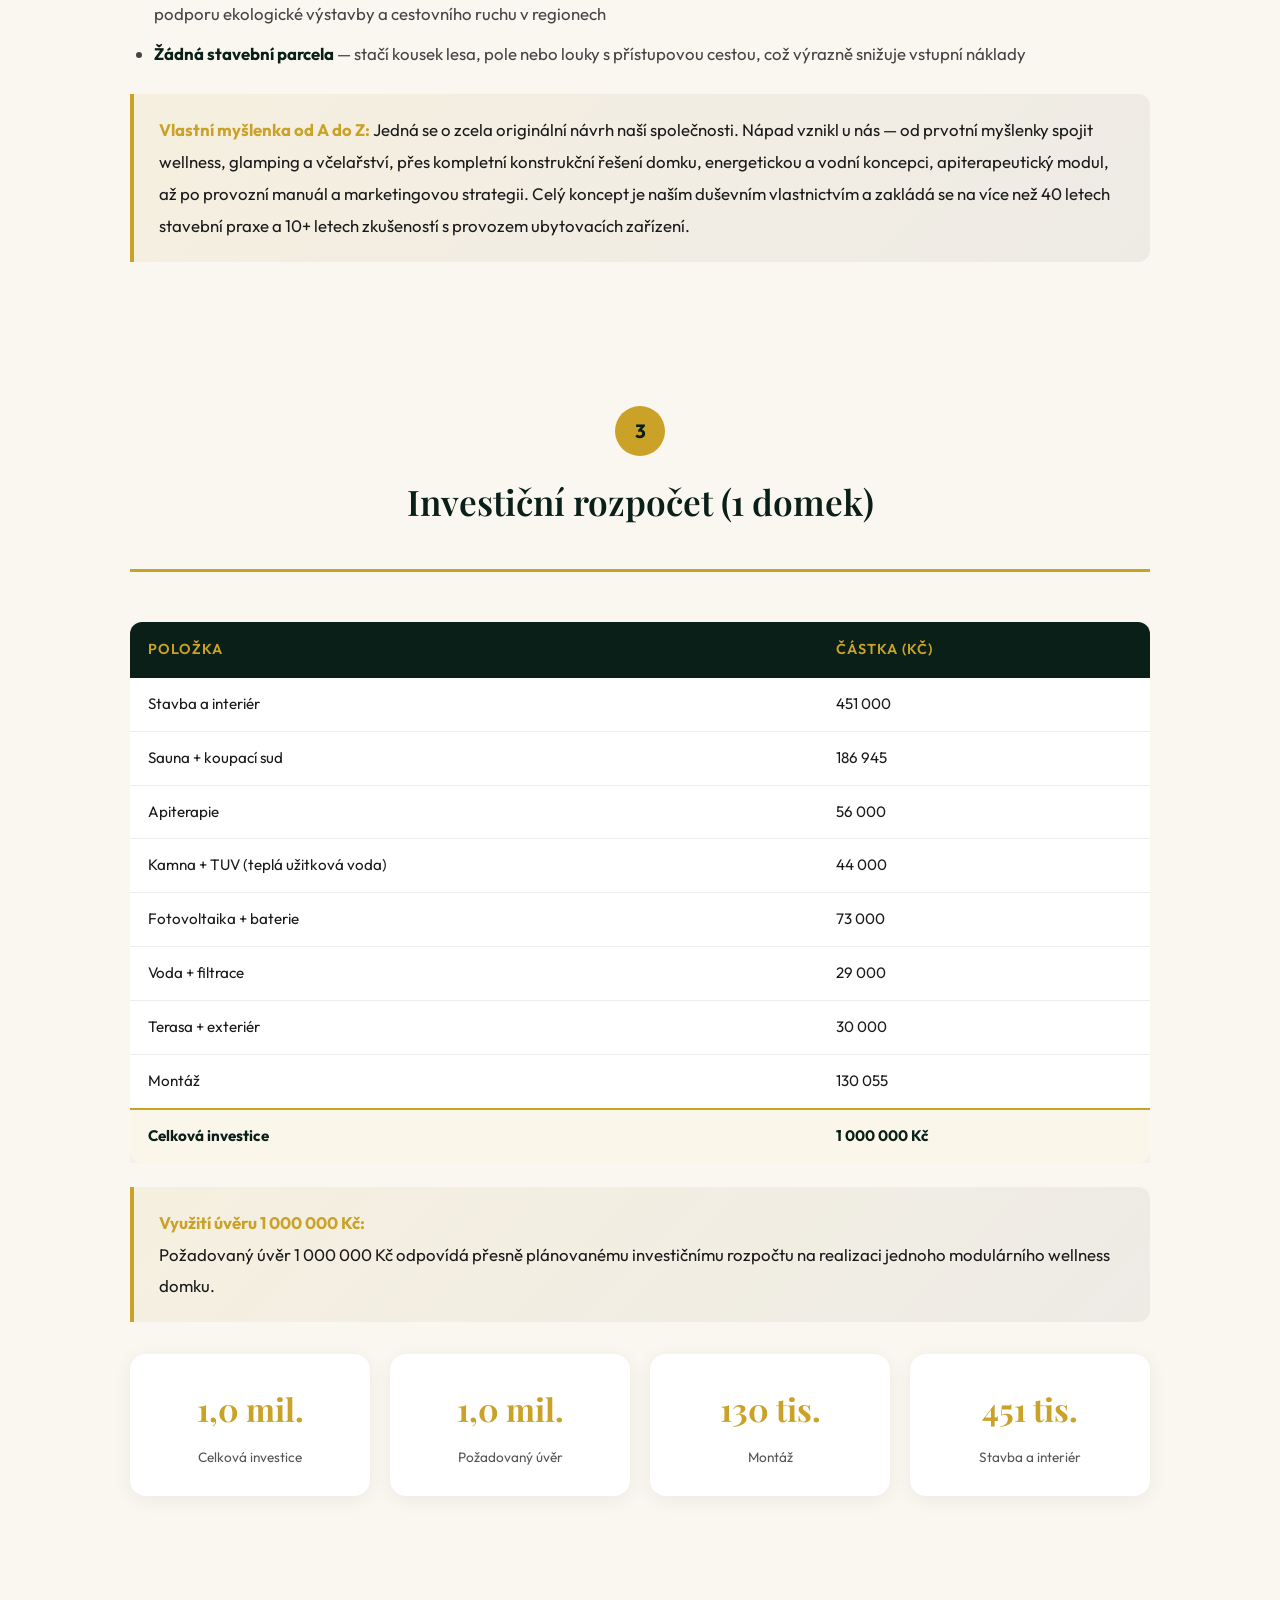
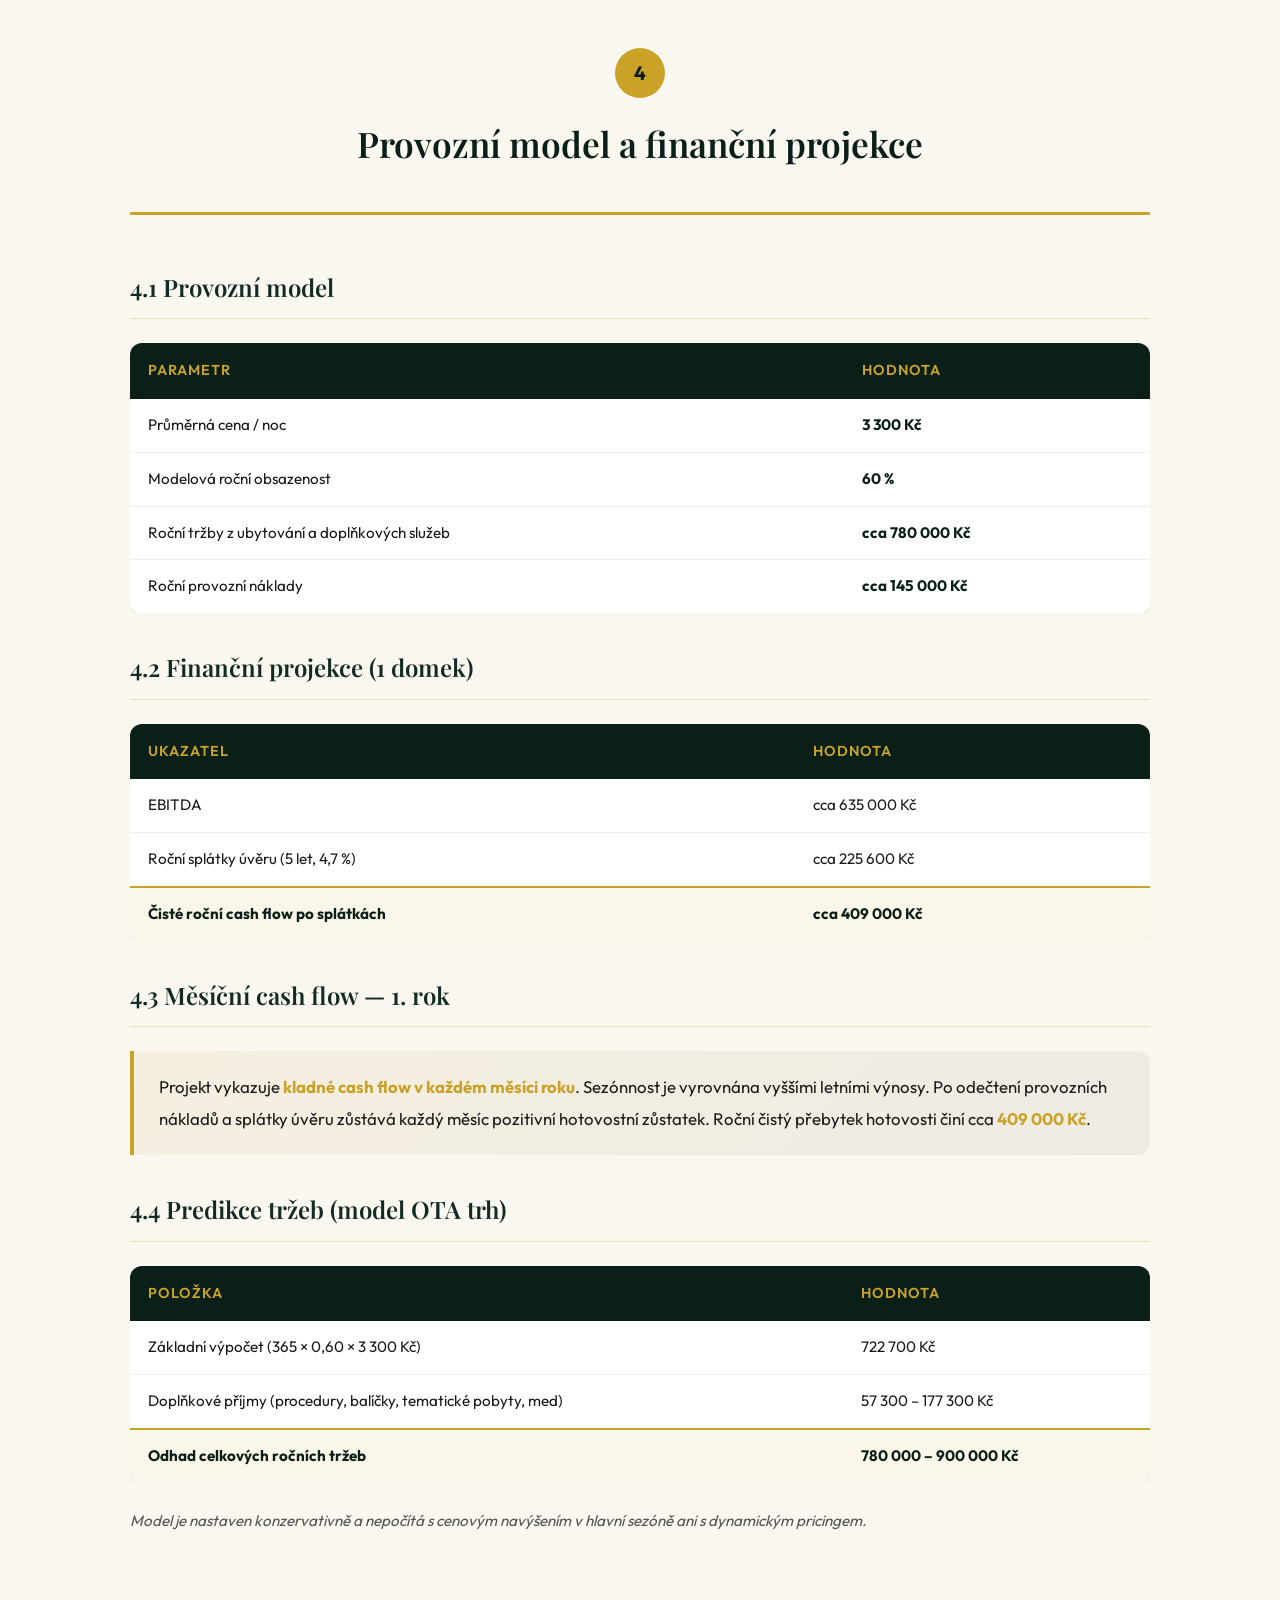
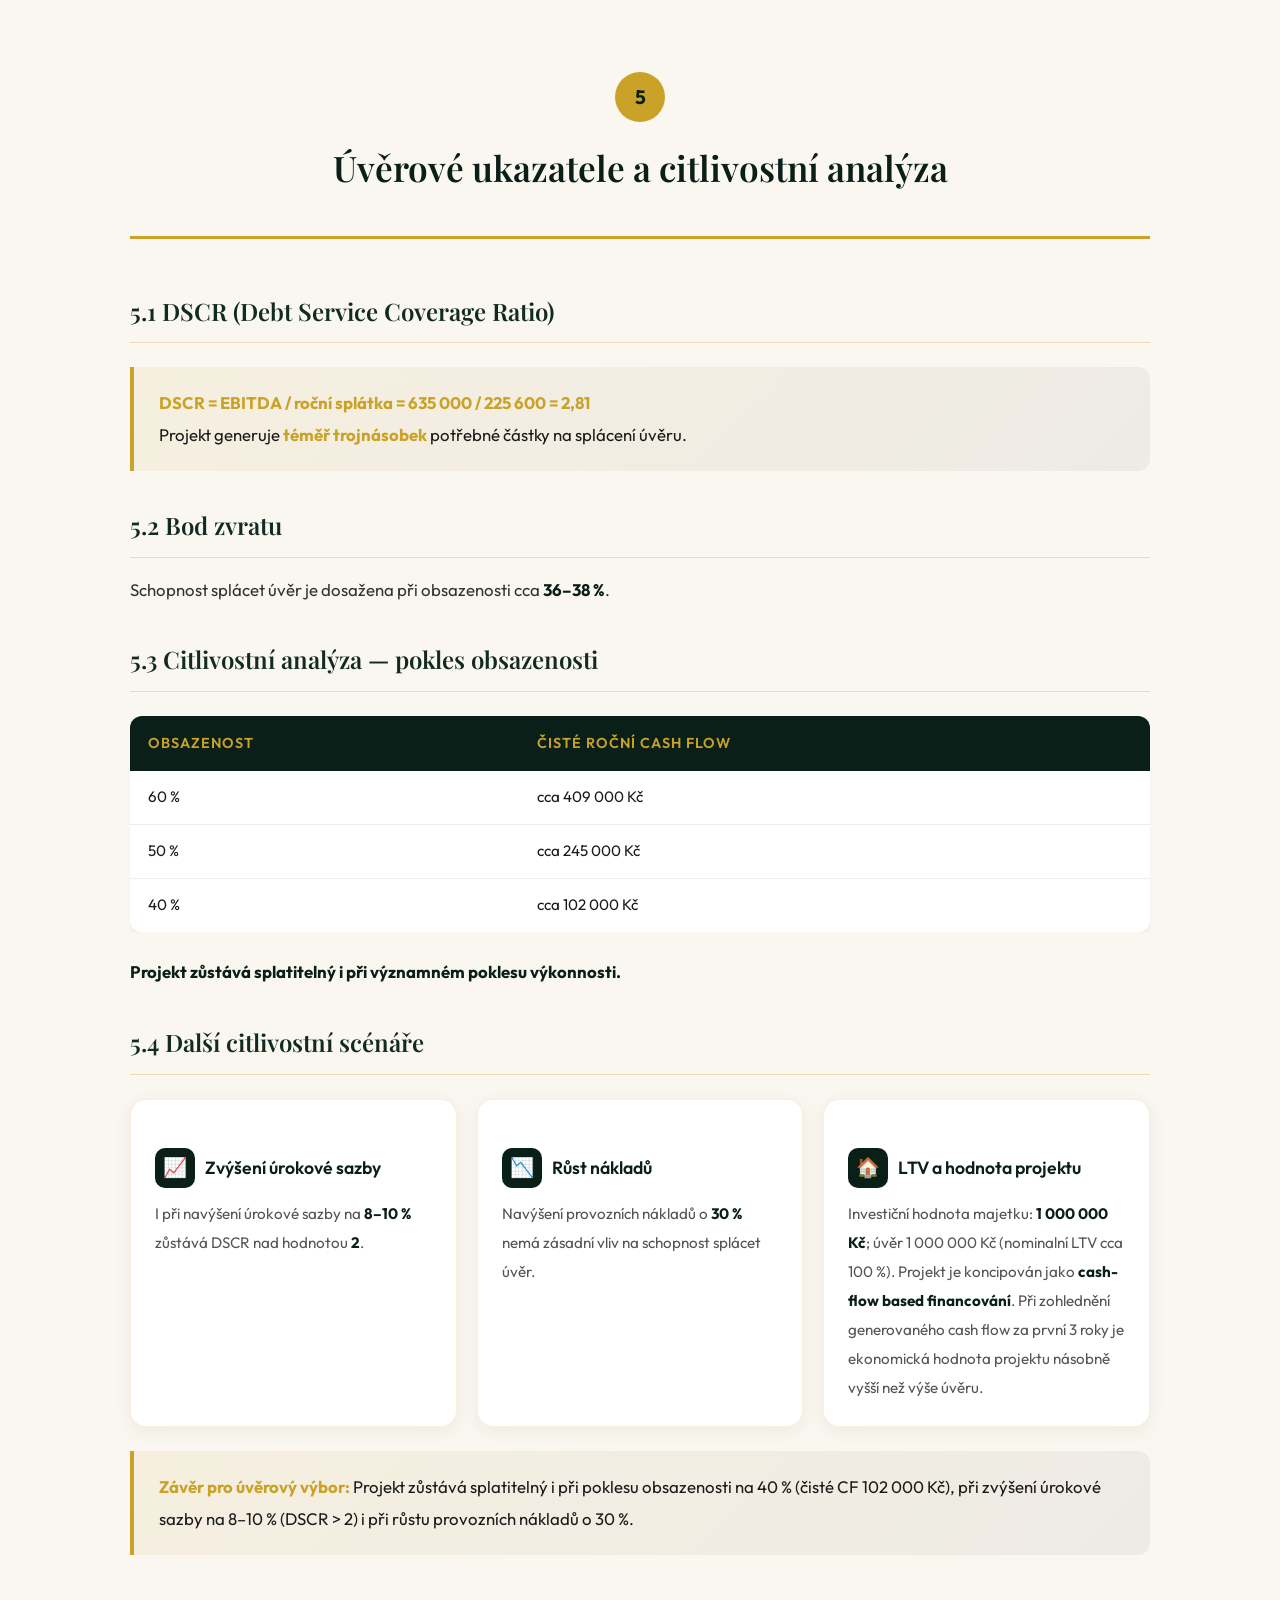
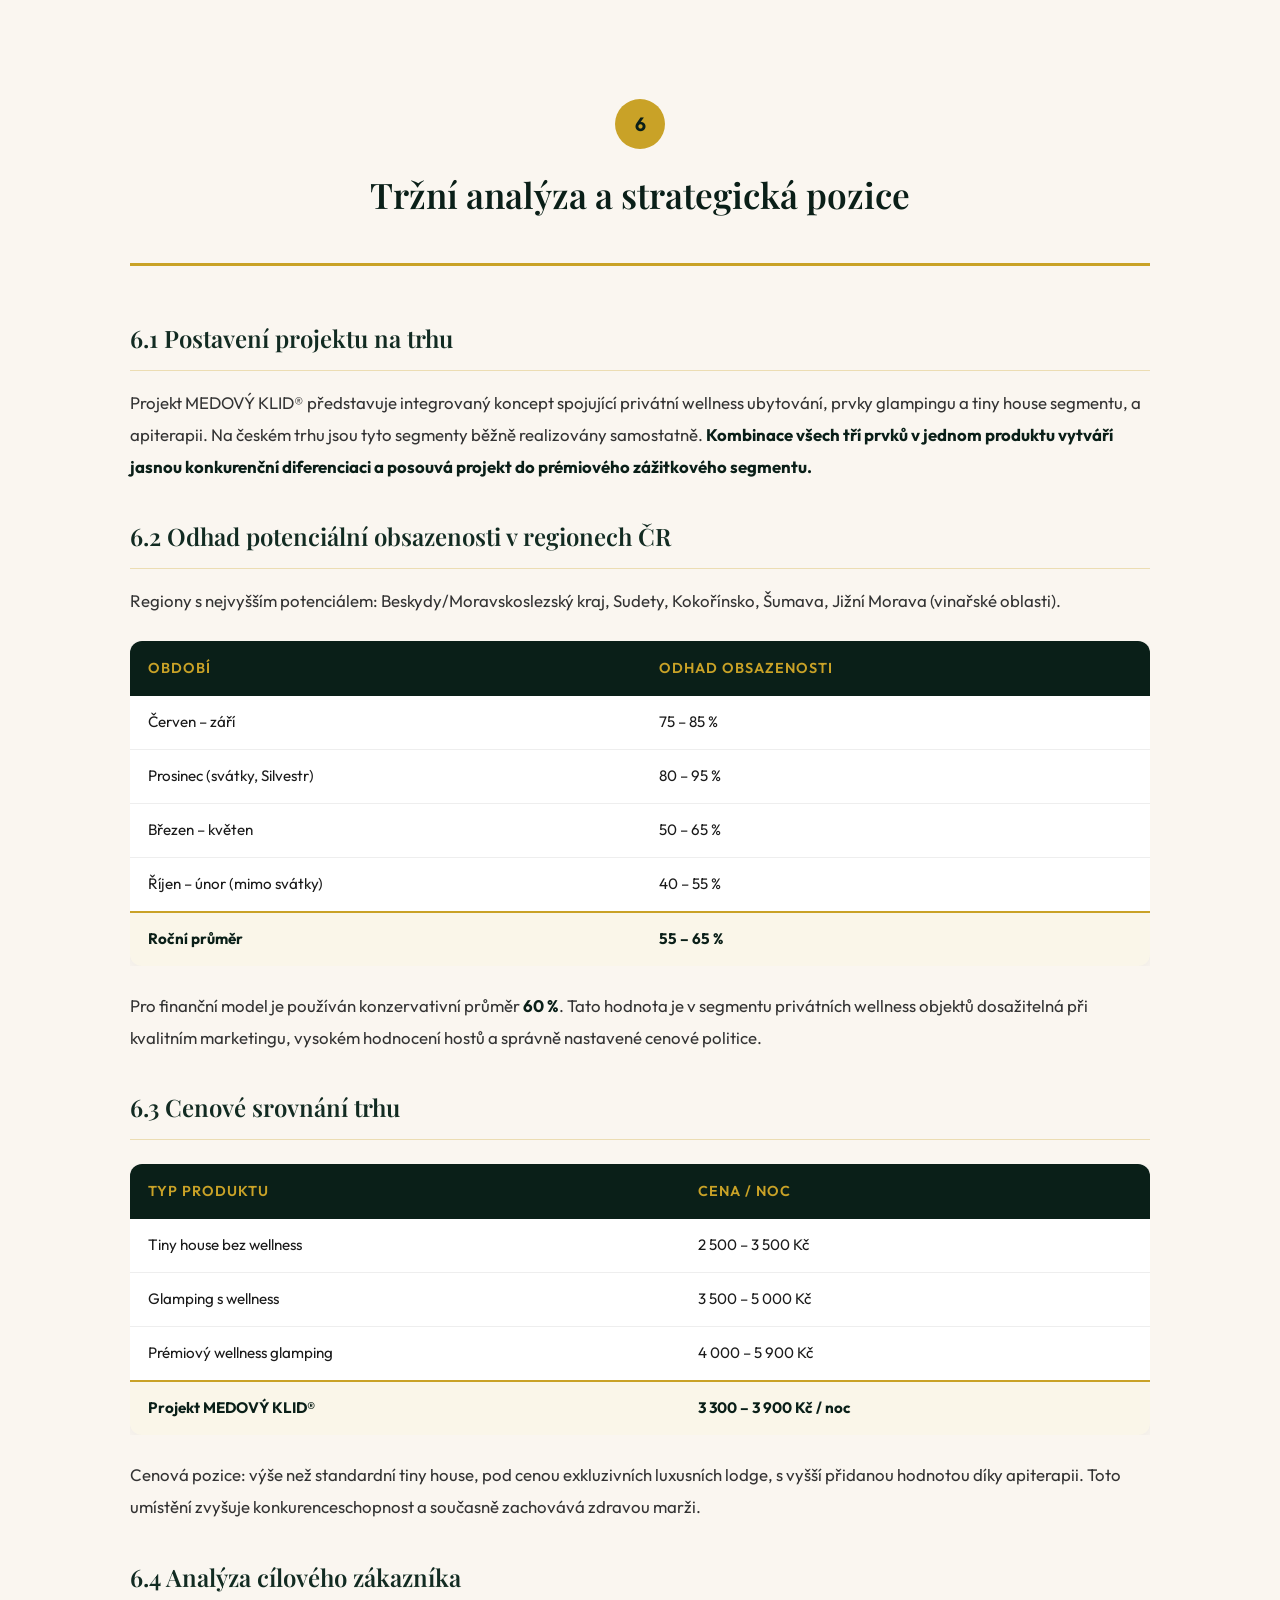
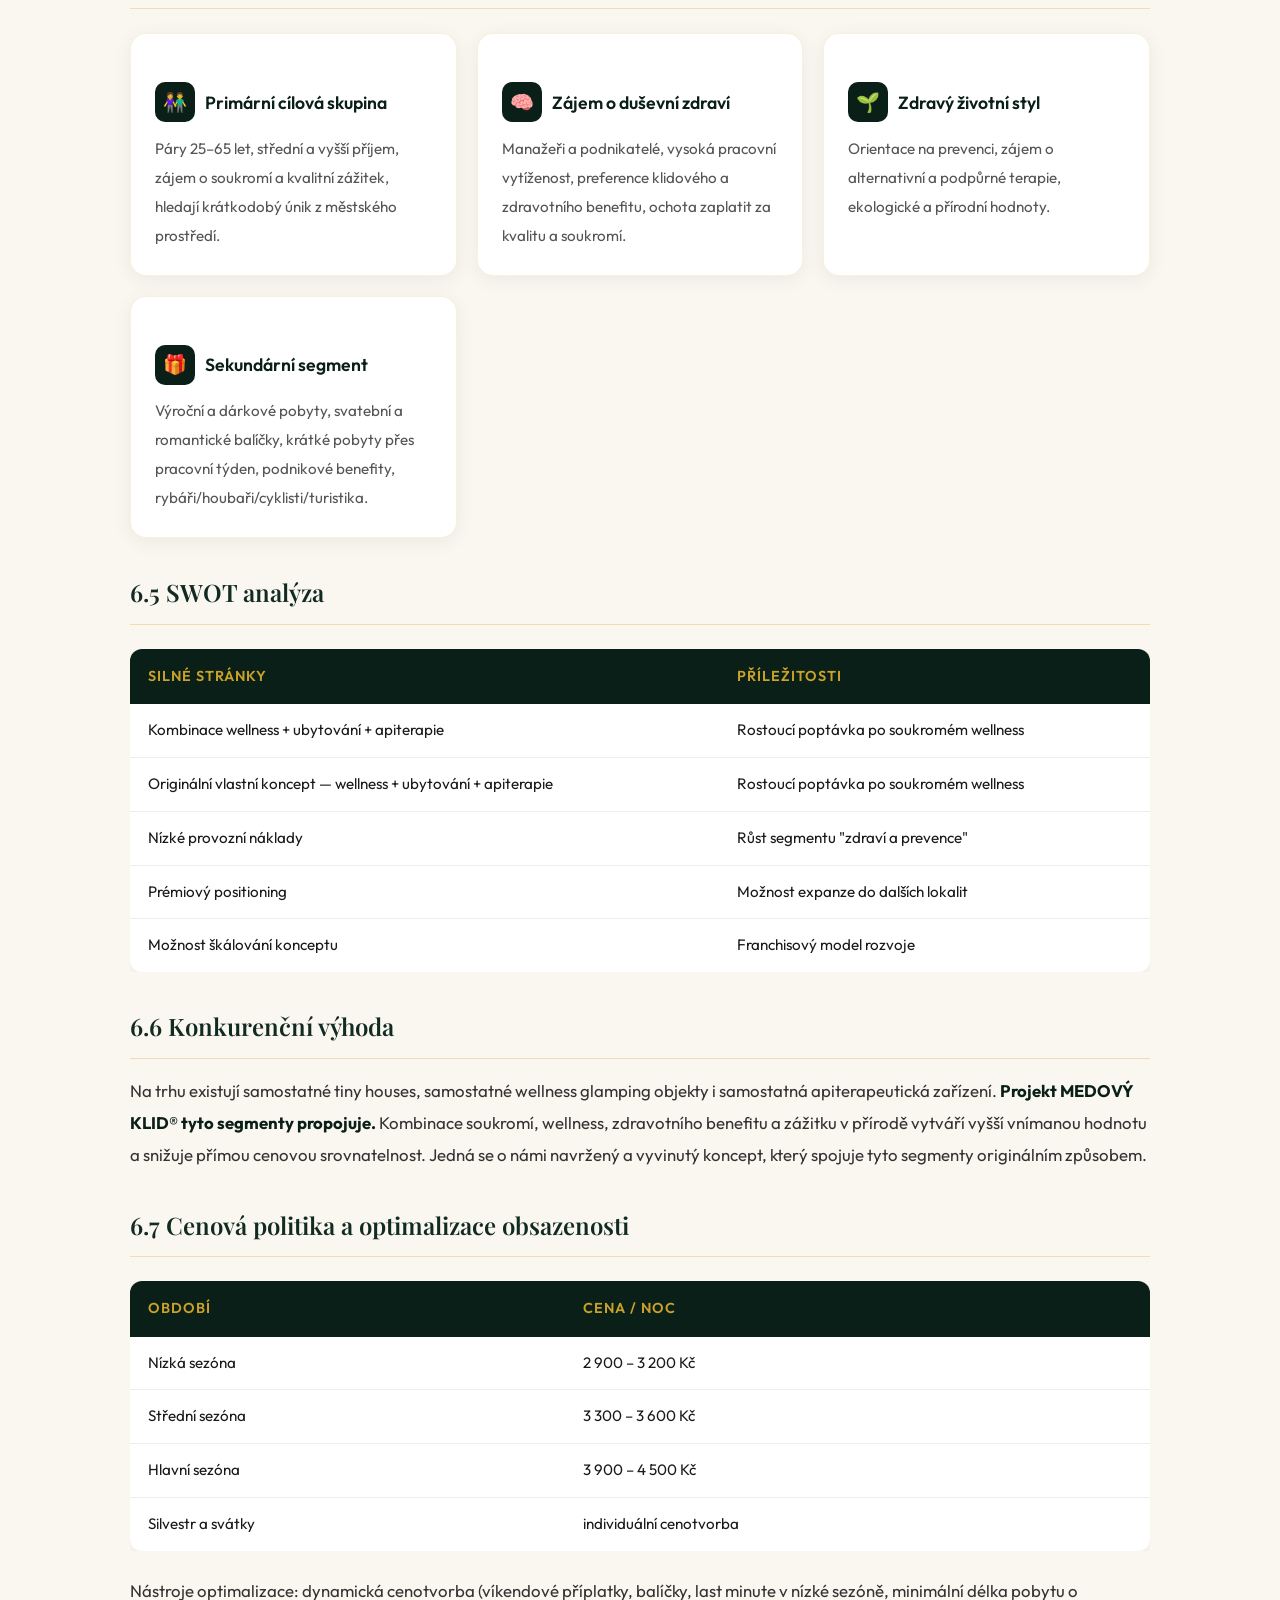
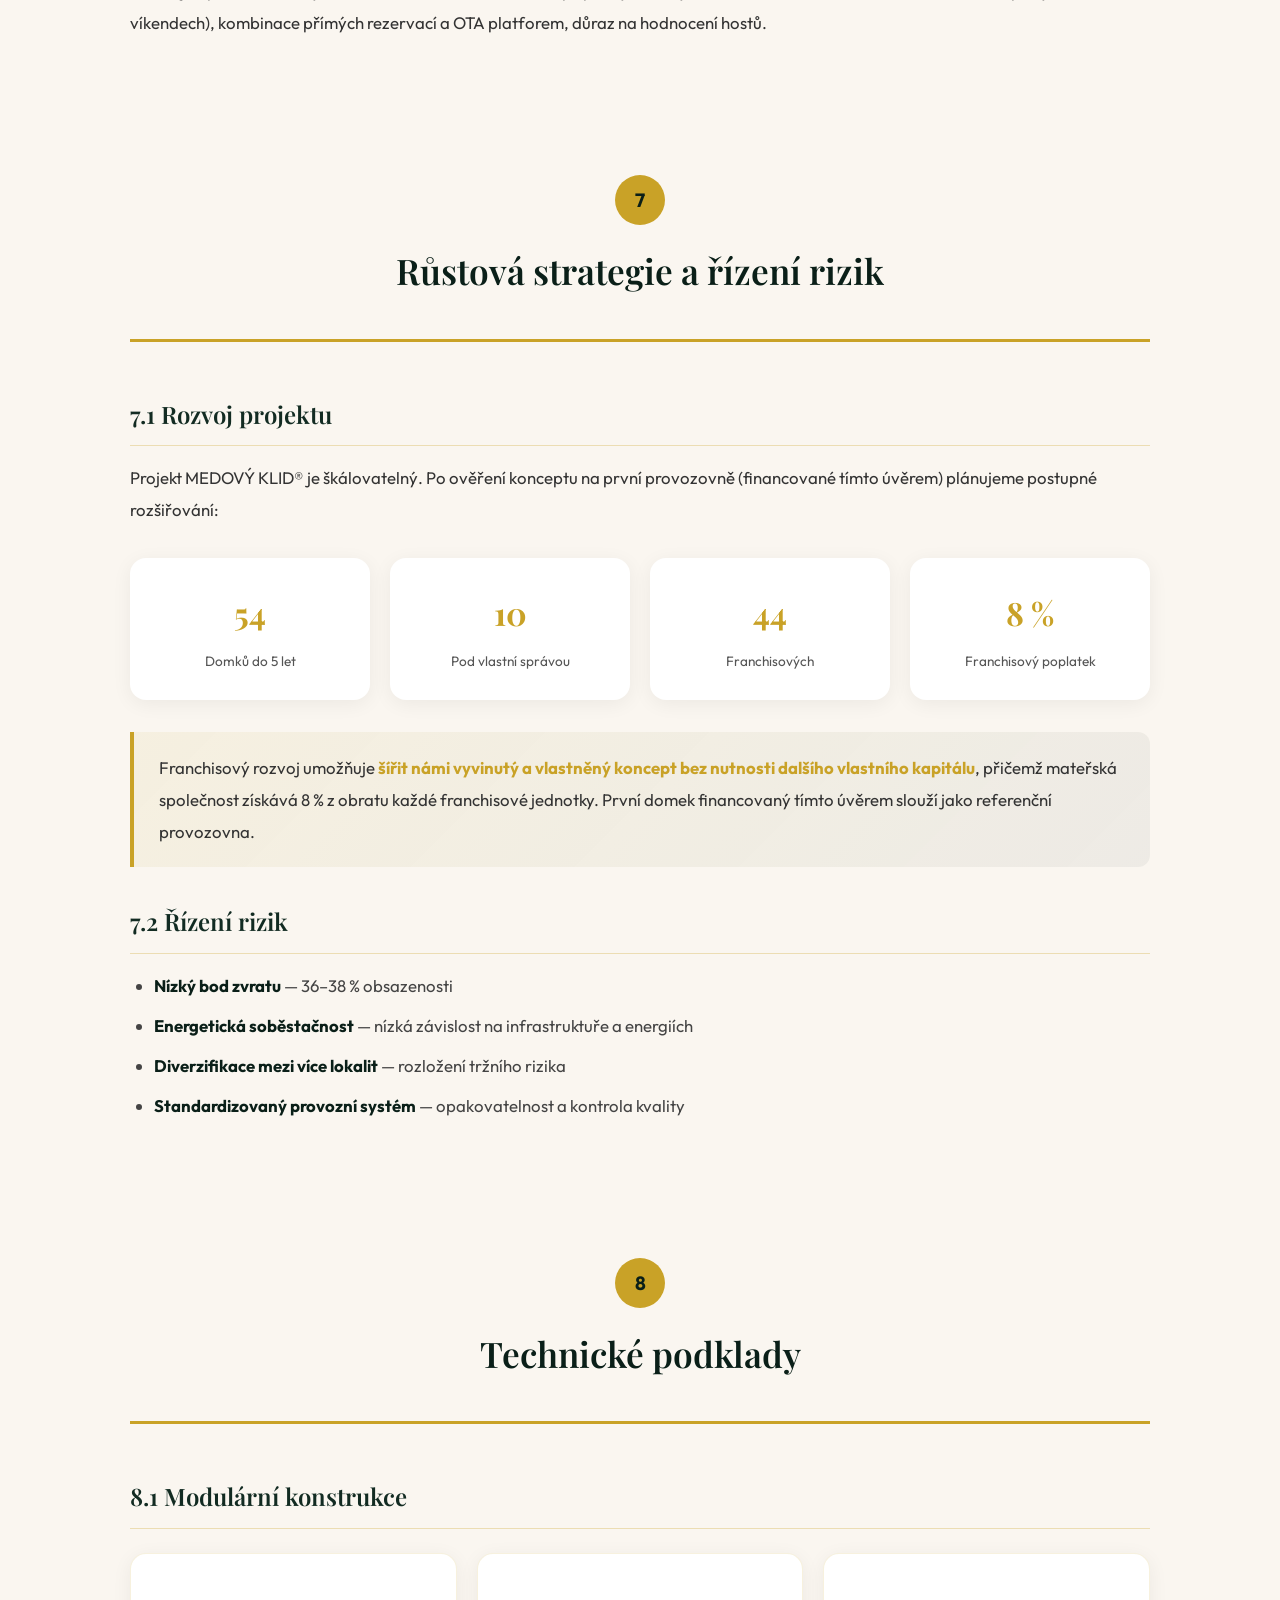
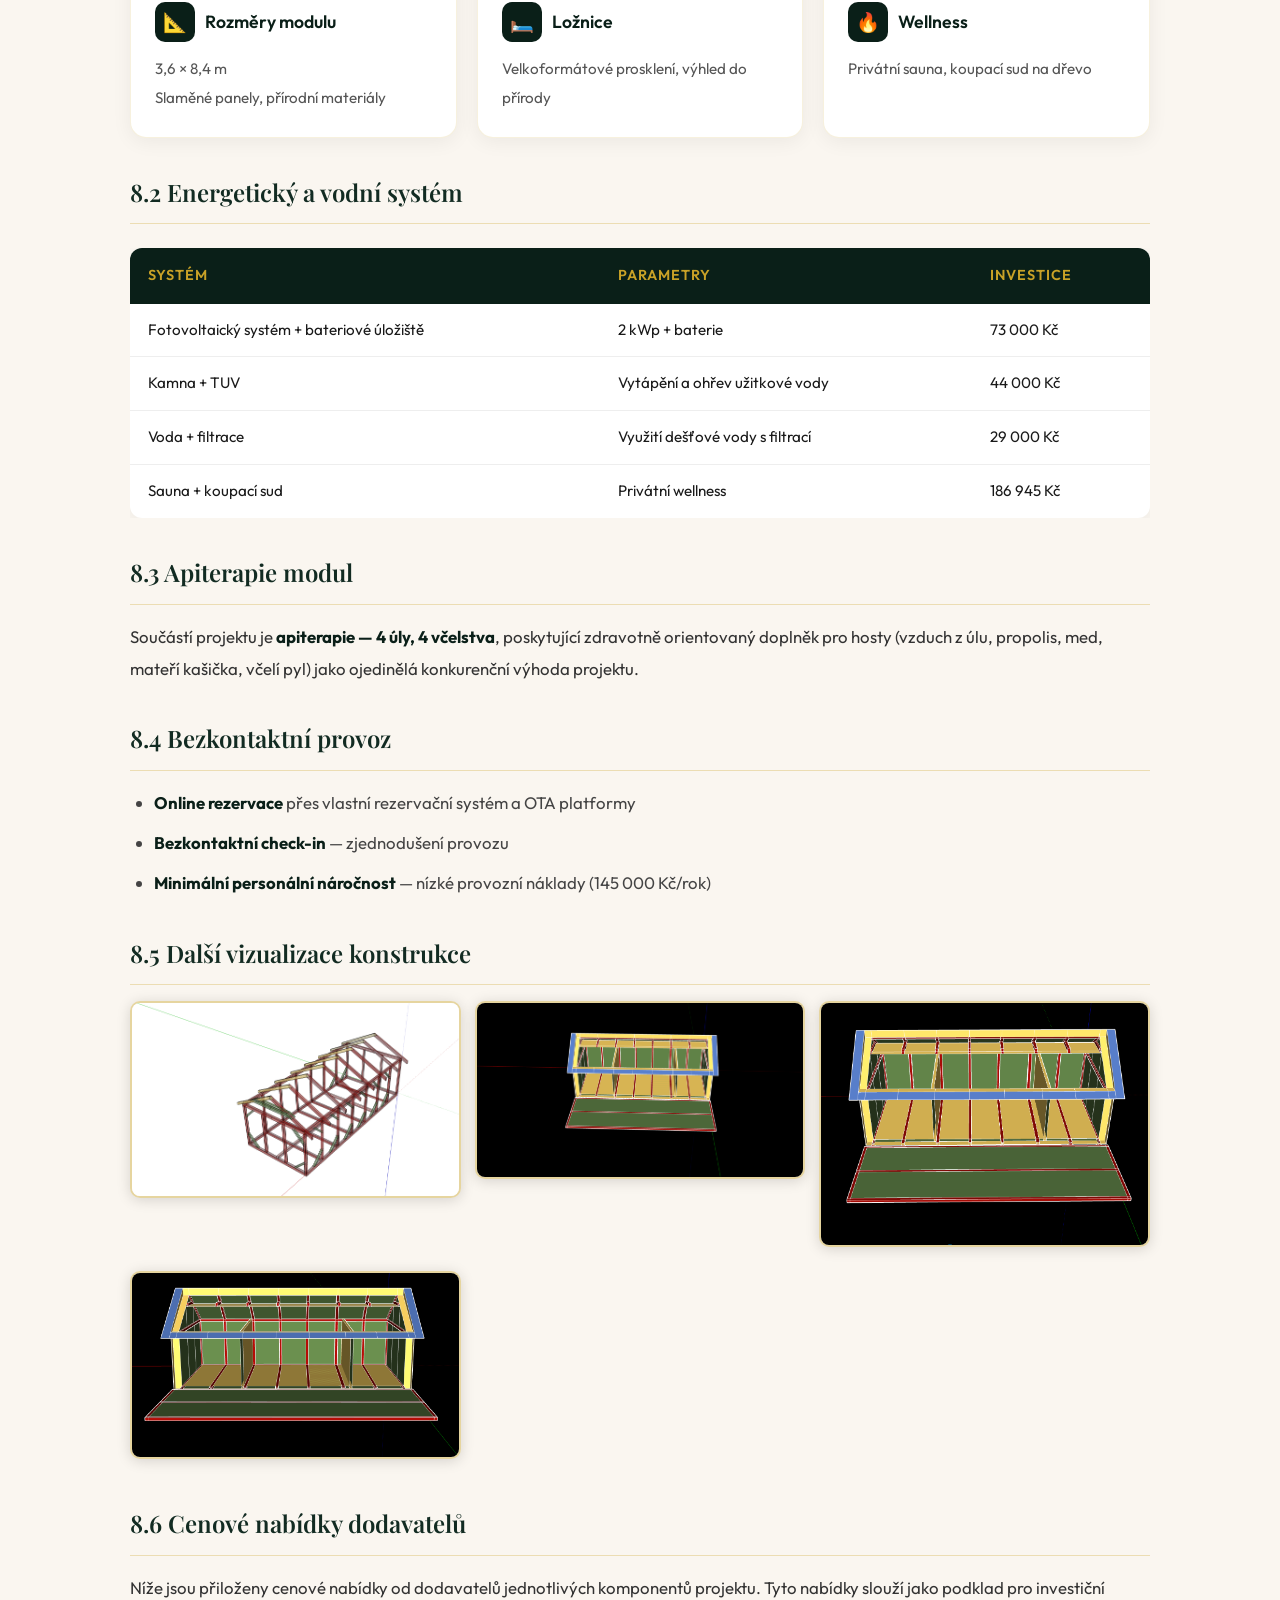
<file: banka/index.html>
<!DOCTYPE html>
<html lang="cs">
<head>
    <meta charset="UTF-8">
    <meta name="viewport" content="width=device-width, initial-scale=1.0">
    <title>MEDOVÝ KLID® HOLDING s.r.o. - Bankovní podkladový balíček | Komerční banka</title>
    <meta name="description" content="Bankovní podkladový balíček MEDOVÝ KLID® HOLDING s.r.o. pro Komerční banku, a.s. — projekt, financování, rizika a cash flow.">
    <meta name="robots" content="noindex,nofollow">
    <meta name="theme-color" content="#0a1f18">
    <link href="https://fonts.googleapis.com/css2?family=Playfair+Display:wght@400;500;600;700&family=Outfit:wght@300;400;500;600&family=Cormorant+Garamond:wght@400;500;600&display=swap" rel="stylesheet">
    <style>
        :root {
            --deep-forest: #0a1f18;
            --dark-forest: #122b22;
            --warm-honey: #c9a227;
            --golden-amber: #d4a853;
            --natural-wood: #5c3d2e;
            --warm-beige: #c9b896;
            --soft-cream: #faf6f0;
            --white: #ffffff;
            --text-dark: #1a1a1a;
            --text-muted: #555;
        }

        * { margin: 0; padding: 0; box-sizing: border-box; }
        body { font-family: 'Outfit', sans-serif; background: var(--soft-cream); color: var(--text-dark); line-height: 1.7; }
        h1, h2, h3, h4 { font-family: 'Playfair Display', serif; font-weight: 600; }

        @media print {
            .no-print { display: none !important; }
            body { background: white; }
            .cover { page-break-after: always; }
            .section { page-break-inside: avoid; }
            .page-break { page-break-before: always; }
        }

        .cover {
            min-height: 100vh;
            background: linear-gradient(135deg, var(--deep-forest) 0%, var(--dark-forest) 50%, var(--deep-forest) 100%);
            display: flex;
            align-items: center;
            justify-content: center;
            text-align: center;
            position: relative;
            overflow: hidden;
            padding: 60px 20px;
        }
        .cover::before {
            content: '';
            position: absolute;
            inset: 0;
            background: radial-gradient(ellipse at 50% 80%, rgba(201, 162, 39, 0.1) 0%, transparent 60%);
        }
        .cover-content { position: relative; z-index: 2; max-width: 900px; }
        .cover-logo {
            font-family: 'Cormorant Garamond', serif;
            font-size: 3.5rem;
            color: var(--warm-honey);
            margin-bottom: 1.5rem;
            letter-spacing: 6px;
        }
        .cover h1 {
            font-size: 2.6rem;
            color: var(--warm-honey);
            margin-bottom: 0.5rem;
            letter-spacing: 3px;
        }
        .cover .subtitle {
            font-size: 1.2rem;
            color: var(--warm-beige);
            margin-bottom: 2.5rem;
            font-weight: 300;
            letter-spacing: 2px;
        }
        .cover-meta {
            border-top: 2px solid var(--warm-honey);
            padding-top: 2rem;
            margin-top: 2rem;
            color: var(--warm-beige);
        }
        .cover-meta p { margin-bottom: 0.5rem; font-size: 1rem; }
        .cover-meta strong { color: var(--warm-honey); }
        .cover-badge {
            display: inline-block;
            background: var(--warm-honey);
            color: var(--deep-forest);
            padding: 12px 40px;
            border-radius: 50px;
            font-weight: 600;
            font-size: 0.9rem;
            letter-spacing: 2px;
            text-transform: uppercase;
            margin-bottom: 2rem;
        }
        .cover-company {
            font-family: 'Cormorant Garamond', serif;
            font-size: 1.1rem;
            color: var(--golden-amber);
            letter-spacing: 2px;
            margin-bottom: 1rem;
        }

        .section {
            max-width: 1100px;
            margin: 0 auto;
            padding: 60px 40px;
        }
        .section-header {
            text-align: center;
            margin-bottom: 50px;
            padding-bottom: 30px;
            border-bottom: 3px solid var(--warm-honey);
        }
        .section-header h2 {
            font-size: 2.2rem;
            color: var(--deep-forest);
            margin-bottom: 0.5rem;
        }
        .section-header .section-num {
            display: inline-block;
            background: var(--warm-honey);
            color: var(--deep-forest);
            width: 50px;
            height: 50px;
            border-radius: 50%;
            line-height: 50px;
            font-size: 1.2rem;
            font-weight: 700;
            margin-bottom: 1rem;
        }
        .section-header p { color: var(--text-muted); font-size: 1.05rem; }

        .content { line-height: 1.9; font-size: 1.05rem; }
        .content h3 {
            font-size: 1.5rem;
            color: var(--dark-forest);
            margin: 2rem 0 1rem;
            padding-bottom: 0.5rem;
            border-bottom: 1px solid rgba(201, 162, 39, 0.3);
        }
        .content h4 {
            font-size: 1.2rem;
            color: var(--natural-wood);
            margin: 1.5rem 0 0.8rem;
            font-family: 'Outfit', sans-serif;
            font-weight: 600;
        }
        .content p { margin-bottom: 1rem; color: #333; }
        .content ul { margin: 0.5rem 0 1rem 1.5rem; }
        .content li { margin-bottom: 0.5rem; color: #444; }
        .content strong { color: var(--deep-forest); }

        .highlight-box {
            background: linear-gradient(135deg, rgba(201, 162, 39, 0.08), rgba(10, 31, 24, 0.05));
            border-left: 4px solid var(--warm-honey);
            padding: 20px 25px;
            margin: 1.5rem 0;
            border-radius: 0 12px 12px 0;
        }
        .highlight-box strong { color: var(--warm-honey); }

        .table-wrapper { overflow-x: auto; margin: 1.5rem 0; }
        table {
            width: 100%;
            border-collapse: collapse;
            background: white;
            border-radius: 12px;
            overflow: hidden;
            box-shadow: 0 4px 20px rgba(0,0,0,0.06);
        }
        table thead { background: var(--deep-forest); }
        table th {
            padding: 14px 18px;
            color: var(--warm-honey);
            font-weight: 600;
            text-align: left;
            font-size: 0.9rem;
            text-transform: uppercase;
            letter-spacing: 1px;
        }
        table td {
            padding: 12px 18px;
            border-bottom: 1px solid #eee;
            font-size: 0.95rem;
        }
        table tr:last-child td { border-bottom: none; }
        table tr:hover { background: rgba(201, 162, 39, 0.03); }
        table .total-row { background: rgba(201, 162, 39, 0.1); font-weight: 700; }
        table .total-row td { border-top: 2px solid var(--warm-honey); }

        .cards-grid {
            display: grid;
            grid-template-columns: repeat(auto-fit, minmax(280px, 1fr));
            gap: 20px;
            margin: 1.5rem 0;
        }
        .card {
            background: white;
            border-radius: 16px;
            padding: 24px;
            box-shadow: 0 4px 20px rgba(0,0,0,0.06);
            border: 1px solid rgba(201, 162, 39, 0.15);
        }
        .card h4 {
            font-size: 1.1rem;
            color: var(--deep-forest);
            margin-bottom: 0.8rem;
            display: flex;
            align-items: center;
            gap: 10px;
        }
        .card .icon {
            width: 40px;
            height: 40px;
            background: var(--deep-forest);
            border-radius: 10px;
            display: flex;
            align-items: center;
            justify-content: center;
            font-size: 1.2rem;
            flex-shrink: 0;
        }
        .card p { color: var(--text-muted); font-size: 0.95rem; margin: 0; }

        .kpi-grid {
            display: grid;
            grid-template-columns: repeat(4, 1fr);
            gap: 20px;
            margin: 2rem 0;
        }
        .kpi-card {
            text-align: center;
            padding: 25px 15px;
            background: white;
            border-radius: 16px;
            box-shadow: 0 4px 20px rgba(0,0,0,0.06);
        }
        .kpi-card .value {
            font-size: 2rem;
            font-weight: 700;
            color: var(--warm-honey);
            font-family: 'Playfair Display', serif;
        }
        .kpi-card .label {
            font-size: 0.85rem;
            color: var(--text-muted);
            margin-top: 5px;
        }

        .doc-footer {
            text-align: center;
            padding: 40px;
            border-top: 2px solid var(--warm-honey);
            color: var(--text-muted);
            font-size: 0.9rem;
        }
        .doc-footer .brand {
            font-family: 'Cormorant Garamond', serif;
            font-size: 1.5rem;
            color: var(--warm-honey);
            margin-bottom: 1rem;
        }

        .img-placeholder {
            background: linear-gradient(135deg, var(--deep-forest), var(--dark-forest));
            border-radius: 16px;
            padding: 40px;
            text-align: center;
            color: var(--warm-beige);
            margin: 1.5rem 0;
            min-height: 200px;
            display: flex;
            flex-direction: column;
            align-items: center;
            justify-content: center;
        }
        .img-placeholder .emoji { font-size: 3rem; margin-bottom: 1rem; }

        .struct-box {
            border: 2px solid var(--warm-honey);
            border-radius: 16px;
            padding: 24px;
            text-align: center;
            background: white;
        }
        .struct-box .role { font-weight: 700; color: var(--deep-forest); font-size: 1.1rem; }
        .struct-box .detail { color: var(--text-muted); font-size: 0.9rem; margin-top: 6px; }
        .struct-connector { text-align: center; color: var(--warm-honey); font-size: 1.5rem; margin: 10px 0; }

        @media (max-width: 768px) {
            .cover-logo { font-size: 2.2rem; }
            .cover h1 { font-size: 1.7rem; }
            .section { padding: 40px 20px; }
            .kpi-grid { grid-template-columns: 1fr 1fr; }
            .cards-grid { grid-template-columns: 1fr; }
        }
    </style>
</head>
<body>

<!-- ============================================================ -->
<!-- COVER PAGE -->
<!-- ============================================================ -->
<div class="cover">
    <div class="cover-content">
        <div class="cover-badge">Důvěrný dokument</div>
        <div class="cover-logo">MEDOVÝ KLID®</div>
        <h1>Bankovní podkladový balíček</h1>
        <p class="subtitle">Žádost o bezúčelový úvěr pro začínající společnosti</p>
        <div class="cover-company">MEDOVÝ KLID HOLDING s.r.o.</div>

        <div class="cover-meta">
            <p><strong>Žadatel:</strong> MEDOVÝ KLID HOLDING s.r.o.</p>
            <p><strong>IČO:</strong> 24506478</p>
            <p><strong>Sídlo:</strong> Radimovická 1773/15, Chodov, 149 00 Praha 4</p>
            <p><strong>Projekt:</strong> Modulární ekologické wellness domky s Apiterapií</p>
            <p><strong>Cílová banka:</strong> Komerční banka, a.s.</p>
            <p><strong>Kontakt:</strong> +420 774 726 995 | +420 724 283 050 | honeyedpeace@seznam.cz</p>
            <p><strong>Datum:</strong> Září 2026</p>
        </div>
    </div>
</div>

<!-- ============================================================ -->
<!-- OBSAH DOCUMENTU -->
<!-- ============================================================ -->
<div class="section page-break">
    <div class="section-header">
        <h2>Obsah dokumentu</h2>
    </div>
    <div class="content">
        <div class="table-wrapper">
            <table>
                <thead><tr><th>Část</th><th>Obsah</th></tr></thead>
                <tbody>
                    <tr><td><strong>1</strong></td><td>Úvod a účel financování</td></tr>
                    <tr><td><strong>2</strong></td><td>Popis projektu (technické řešení)</td></tr>
                    <tr><td><strong>3</strong></td><td>Investiční rozpočet (1 domek)</td></tr>
                    <tr><td><strong>4</strong></td><td>Provozní model a finanční projekce</td></tr>
                    <tr><td><strong>5</strong></td><td>Úvěrové ukazatele a citlivostní analýza</td></tr>
                    <tr><td><strong>6</strong></td><td>Tržní analýza a strategická pozice</td></tr>
                    <tr><td><strong>7</strong></td><td>Růstová strategie a řízení rizik</td></tr>
                    <tr><td><strong>8</strong></td><td>Technické podklady + cenové nabídky dodavatelů</td></tr>
                    <tr><td><strong>9</strong></td><td>Vizualizace projektu</td></tr>
                    <tr><td><strong>10</strong></td><td>Příloha — Nájemní smlouva, smlouva lokality, mapa</td></tr>
                </tbody>
            </table>
        </div>
    </div>
</div>

<!-- ============================================================ -->
<!-- ČÁST 1: ÚVOD A ÚČEL FINANCOVÁNÍ -->
<!-- ============================================================ -->
<div class="section page-break">
    <div class="section-header">
        <div class="section-num">1</div>
        <h2>Úvod a účel financování</h2>
    </div>

    <div class="content">
        <p>Předmětem žádosti je poskytnutí <strong>bezúčelového úvěru pro začínající společnosti ve výši 1 000 000 Kč na realizaci jednoho modulárního wellness domku</strong> v rámci projektu MEDOVÝ KLID®.</p>

        <div class="highlight-box">
            <strong>Financovaná částka:</strong> 1 000 000 Kč (bezúčelový úvěr na 1 modulární wellness domek)
        </div>

        <h3>1.1 Struktura projektu</h3>
        <p>Projekt MEDOVÝ KLID® je <strong>vlastní a originální podnikatelský záměr</strong> naší společnosti. Oproti převzatým franšízovým modelům je celý koncept — od nápadu, přes konstrukční a energetické řešení, wellness a apiterapeutický modul, až po provozní postupy a marketing — navržen, vyvinut a vlastněn námi. Společnost jediná nese odpovědnost za provoz i splácení úvěru, což usnadňuje vedení účetnictví a správu rizik.</p>

        <div style="max-width: 700px; margin: 2rem auto;">
            <div class="struct-box">
                <div class="role">ŽADATEL<br>JEDEN PROVOZOVATEL</div>
                <div class="detail">
                    Vlastní kompletní projekt a know-how od A do Z<br>
                    Zajišťuje provoz, marketing a rezervační systém<br>
                    Odpovídá za splácení úvěru<br>
                    Nerozděluje riziko a zisk s žádnou další společností
                </div>
            </div>
        </div>

        <h3>1.2 Výhody vlastního projektu</h3>
        <ul>
            <li><strong>Přehledné hospodaření</strong> — jeden provozovatel, jedno účetnictví, transparentní cash flow</li>
            <li><strong>Přímý dohled</strong> — majitelé přímo řídí projekt bez mezičlánků</li>
            <li><strong>Orientace na zisk</strong> — veškerý zisk zůstává v projektu na krytí závazků</li>
            <li><strong>Originální know-how</strong> — celý koncept je našim vlastním duševním vlastnictvím, bez placení licencí třetím stranám</li>
        </ul>
    </div>
</div>

<!-- ============================================================ -->
<!-- ČÁST 2: POPIS PROJEKTU -->
<!-- ============================================================ -->
<div class="section page-break">
    <div class="section-header">
        <div class="section-num">2</div>
        <h2>Popis projektu</h2>
        <p>Modulární ekologické wellness domky s Apiterapií</p>
    </div>

    <div class="content">
        <p><strong>MEDOVÝ KLID®</strong> je koncept celoročního ekologického ubytování pro <strong>2 osoby</strong>, zaměřený na soukromí, wellness a pobyt v přírodě. Spojuje tři segmenty v jednom produktu: privátní wellness ubytování, prvky glampingu a tiny house segmentu, a apiterapii jako zdravotně orientovaný doplněk.</p>

        <div class="kpi-grid">
            <div class="kpi-card">
                <div class="value">2</div>
                <div class="label">Osoby / domek</div>
            </div>
            <div class="kpi-card">
                <div class="value">3,6×8,4</div>
                <div class="label">m (modul)</div>
            </div>
            <div class="kpi-card">
                <div class="value">4+4</div>
                <div class="label">Úly / včelstva</div>
            </div>
            <div class="kpi-card">
                <div class="value">2 kWp</div>
                <div class="label">Fotovoltaika</div>
            </div>
        </div>

        <h3>2.1 Technické řešení</h3>
        <div class="cards-grid">
            <div class="card">
                <h4><span class="icon">🏗️</span> Konstrukce</h4>
                <p>Modulární konstrukce 3,6 × 8,4 m, přírodní materiály (slaměné panely)</p>
            </div>
            <div class="card">
                <h4><span class="icon">🛏️</span> Ložnice</h4>
                <p>Ložnice s velkoformátovým prosklením</p>
            </div>
            <div class="card">
                <h4><span class="icon">🔥</span> Sauna</h4>
                <p>Privátní sauna</p>
            </div>
            <div class="card">
                <h4><span class="icon">🛁</span> Koupací sud</h4>
                <p>Koupací sud na dřevo</p>
            </div>
            <div class="card">
                <h4><span class="icon">🐝</span> Apiterapie</h4>
                <p>4 úly, 4 včelstva</p>
            </div>
            <div class="card">
                <h4><span class="icon">☀️</span> Fotovoltaika</h4>
                <p>FV systém 2 kWp + bateriové úložiště</p>
            </div>
            <div class="card">
                <h4><span class="icon">💧</span> Voda</h4>
                <p>Využití dešťové vody s filtrací</p>
            </div>
            <div class="card">
                <h4><span class="icon">🌳</span> Exteriér</h4>
                <p>Terasa, pergola, ohniště</p>
            </div>
        </div>

        <div class="highlight-box">
            <strong>Energetická soběstačnost:</strong> Provoz je energeticky soběstačný a minimalizuje provozní náklady i závislost na externí infrastruktuře.
        </div>

        <h3>2.2 Komplexní projekt od A po Z</h3>
        <p><strong>MEDOVÝ KLID®</strong> je kompletně vlastní projekt navržený od nuly — od konstrukčního řešení přes propojení wellness s duševním zdravím, apiterapii až po ekologický provoz s možnostmi čerpání dotací. Celý koncept vychází z více než 40 let stavební praxe (společník) a 10+ let zkušeností s provozem ubytovacích zařízení (jednatel). Projekt není převzatý franšízový koncept — je to originální návrh, který spojuje:</p>
        <ul>
            <li><strong>Konstrukční řešení</strong> — modulární dřevostavba ze slaměných panelů do 40 m² bez stavebního povolení (jen ohlášení), s možností umístění na zemní vruty bez betonových základů</li>
            <li><strong>Wellness a duševní zdraví</strong> — kombinace sauny, koupacího sudu a apiterapie cíleně podporuje regeneraci, snižuje stres a nabízí terapeutický zážitek</li>
            <li><strong>Apiterapie</strong> — 4 Flow Hive úly s včelstvy, spánek nad včelami, propolis, med, mateří kašička — ojedinělý produkt na českém trhu</li>
            <li><strong>Ekologie a dotace</strong> — slaměné panely, solární energie, dešťová voda, off-grid provoz = nárok na dotace z programů MŽP a EU na podporu ekologické výstavby a cestovního ruchu v regionech</li>
            <li><strong>Žádná stavební parcela</strong> — stačí kousek lesa, pole nebo louky s přístupovou cestou, což výrazně snižuje vstupní náklady</li>
        </ul>

        <div class="highlight-box">
            <strong>Vlastní myšlenka od A do Z:</strong> Jedná se o zcela originální návrh naší společnosti. Nápad vznikl u nás — od prvotní myšlenky spojit wellness, glamping a včelařství, přes kompletní konstrukční řešení domku, energetickou a vodní koncepci, apiterapeutický modul, až po provozní manuál a marketingovou strategii. Celý koncept je naším duševním vlastnictvím a zakládá se na více než 40 letech stavební praxe a 10+ letech zkušeností s provozem ubytovacích zařízení.
        </div>
    </div>
</div>

<!-- ============================================================ -->
<!-- ČÁST 3: INVESTIČNÍ ROZPOČET -->
<!-- ============================================================ -->
<div class="section page-break">
    <div class="section-header">
        <div class="section-num">3</div>
        <h2>Investiční rozpočet (1 domek)</h2>
    </div>

    <div class="content">
        <div class="table-wrapper">
            <table>
                <thead>
                    <tr><th>Položka</th><th>Částka (Kč)</th></tr>
                </thead>
                <tbody>
                    <tr><td>Stavba a interiér</td><td>451 000</td></tr>
                    <tr><td>Sauna + koupací sud</td><td>186 945</td></tr>
                    <tr><td>Apiterapie</td><td>56 000</td></tr>
                    <tr><td>Kamna + TUV (teplá užitková voda)</td><td>44 000</td></tr>
                    <tr><td>Fotovoltaika + baterie</td><td>73 000</td></tr>
                    <tr><td>Voda + filtrace</td><td>29 000</td></tr>
                    <tr><td>Terasa + exteriér</td><td>30 000</td></tr>
                    <tr><td>Montáž</td><td>130 055</td></tr>
                    <tr class="total-row"><td><strong>Celková investice</strong></td><td><strong>1 000 000 Kč</strong></td></tr>
                </tbody>
            </table>
        </div>

        <div class="highlight-box">
            <strong>Využití úvěru 1 000 000 Kč:</strong><br>
            Požadovaný úvěr 1 000 000 Kč odpovídá přesně plánovanému investičnímu rozpočtu na realizaci jednoho modulárního wellness domku.
        </div>

        <div class="kpi-grid">
            <div class="kpi-card">
                <div class="value">1,0 mil.</div>
                <div class="label">Celková investice</div>
            </div>
            <div class="kpi-card">
                <div class="value">1,0 mil.</div>
                <div class="label">Požadovaný úvěr</div>
            </div>
            <div class="kpi-card">
                <div class="value">130 tis.</div>
                <div class="label">Montáž</div>
            </div>
            <div class="kpi-card">
                <div class="value">451 tis.</div>
                <div class="label">Stavba a interiér</div>
            </div>
        </div>
    </div>
</div>

<!-- ============================================================ -->
<!-- ČÁST 4: PROVOZNÍ MODEL A FINANČNÍ PROJEKCE -->
<!-- ============================================================ -->
<div class="section page-break">
    <div class="section-header">
        <div class="section-num">4</div>
        <h2>Provozní model a finanční projekce</h2>
    </div>

    <div class="content">
        <h3>4.1 Provozní model</h3>
        <div class="table-wrapper">
            <table>
                <thead><tr><th>Parametr</th><th>Hodnota</th></tr></thead>
                <tbody>
                    <tr><td>Průměrná cena / noc</td><td><strong>3 300 Kč</strong></td></tr>
                    <tr><td>Modelová roční obsazenost</td><td><strong>60 %</strong></td></tr>
                    <tr><td>Roční tržby z ubytování a doplňkových služeb</td><td><strong>cca 780 000 Kč</strong></td></tr>
                    <tr><td>Roční provozní náklady</td><td><strong>cca 145 000 Kč</strong></td></tr>
                </tbody>
            </table>
        </div>

        <h3>4.2 Finanční projekce (1 domek)</h3>
        <div class="table-wrapper">
            <table>
                <thead><tr><th>Ukazatel</th><th>Hodnota</th></tr></thead>
                <tbody>
                    <tr><td>EBITDA</td><td>cca 635 000 Kč</td></tr>
                    <tr><td>Roční splátky úvěru (5 let, 4,7 %)</td><td>cca 225 600 Kč</td></tr>
                    <tr class="total-row"><td><strong>Čisté roční cash flow po splátkách</strong></td><td><strong>cca 409 000 Kč</strong></td></tr>
                </tbody>
            </table>
        </div>

        <h3>4.3 Měsíční cash flow — 1. rok</h3>
        <div class="highlight-box">
            Projekt vykazuje <strong>kladné cash flow v každém měsíci roku</strong>. Sezónnost je vyrovnána vyššími letními výnosy. Po odečtení provozních nákladů a splátky úvěru zůstává každý měsíc pozitivní hotovostní zůstatek. Roční čistý přebytek hotovosti činí cca <strong>409 000 Kč</strong>.
        </div>

        <h3>4.4 Predikce tržeb (model OTA trh)</h3>
        <div class="table-wrapper">
            <table>
                <thead><tr><th>Položka</th><th>Hodnota</th></tr></thead>
                <tbody>
                    <tr><td>Základní výpočet (365 × 0,60 × 3 300 Kč)</td><td>722 700 Kč</td></tr>
                    <tr><td>Doplňkové příjmy (procedury, balíčky, tematické pobyty, med)</td><td>57 300 – 177 300 Kč</td></tr>
                    <tr class="total-row"><td><strong>Odhad celkových ročních tržeb</strong></td><td><strong>780 000 – 900 000 Kč</strong></td></tr>
                </tbody>
            </table>
        </div>
        <p style="font-size:0.95rem; color: var(--text-muted);"><em>Model je nastaven konzervativně a nepočítá s cenovým navýšením v hlavní sezóně ani s dynamickým pricingem.</em></p>
    </div>
</div>

<!-- ============================================================ -->
<!-- ČÁST 5: ÚVĚROVÉ UKAZATELE A CITLIVOSTNÍ ANALÝZA -->
<!-- ============================================================ -->
<div class="section page-break">
    <div class="section-header">
        <div class="section-num">5</div>
        <h2>Úvěrové ukazatele a citlivostní analýza</h2>
    </div>

    <div class="content">
        <h3>5.1 DSCR (Debt Service Coverage Ratio)</h3>
        <div class="highlight-box">
            <strong>DSCR = EBITDA / roční splátka = 635 000 / 225 600 = 2,81</strong><br>
            Projekt generuje <strong>téměř trojnásobek</strong> potřebné částky na splácení úvěru.
        </div>

        <h3>5.2 Bod zvratu</h3>
        <p>Schopnost splácet úvěr je dosažena při obsazenosti cca <strong>36–38 %</strong>.</p>

        <h3>5.3 Citlivostní analýza — pokles obsazenosti</h3>
        <div class="table-wrapper">
            <table>
                <thead><tr><th>Obsazenost</th><th>Čisté roční cash flow</th></tr></thead>
                <tbody>
                    <tr><td>60 %</td><td>cca 409 000 Kč</td></tr>
                    <tr><td>50 %</td><td>cca 245 000 Kč</td></tr>
                    <tr><td>40 %</td><td>cca 102 000 Kč</td></tr>
                </tbody>
            </table>
        </div>
        <p><strong>Projekt zůstává splatitelný i při významném poklesu výkonnosti.</strong></p>

        <h3>5.4 Další citlivostní scénáře</h3>
        <div class="cards-grid">
            <div class="card">
                <h4><span class="icon">📈</span> Zvýšení úrokové sazby</h4>
                <p>I při navýšení úrokové sazby na <strong>8–10 %</strong> zůstává DSCR nad hodnotou <strong>2</strong>.</p>
            </div>
            <div class="card">
                <h4><span class="icon">📉</span> Růst nákladů</h4>
                <p>Navýšení provozních nákladů o <strong>30 %</strong> nemá zásadní vliv na schopnost splácet úvěr.</p>
            </div>
            <div class="card">
                <h4><span class="icon">🏠</span> LTV a hodnota projektu</h4>
                <p>Investiční hodnota majetku: <strong>1 000 000 Kč</strong>; úvěr 1 000 000 Kč (nominalní LTV cca 100 %). Projekt je koncipován jako <strong>cash-flow based financování</strong>. Při zohlednění generovaného cash flow za první 3 roky je ekonomická hodnota projektu násobně vyšší než výše úvěru.</p>
            </div>
        </div>

        <div class="highlight-box">
            <strong>Závěr pro úvěrový výbor:</strong> Projekt zůstává splatitelný i při poklesu obsazenosti na 40 % (čisté CF 102 000 Kč), při zvýšení úrokové sazby na 8–10 % (DSCR &gt; 2) i při růstu provozních nákladů o 30 %.
        </div>
    </div>
</div>

<!-- ============================================================ -->
<!-- ČÁST 6: TRŽNÍ ANALÝZA -->
<!-- ============================================================ -->
<div class="section page-break">
    <div class="section-header">
        <div class="section-num">6</div>
        <h2>Tržní analýza a strategická pozice</h2>
    </div>

    <div class="content">
        <h3>6.1 Postavení projektu na trhu</h3>
        <p>Projekt MEDOVÝ KLID® představuje integrovaný koncept spojující privátní wellness ubytování, prvky glampingu a tiny house segmentu, a apiterapii. Na českém trhu jsou tyto segmenty běžně realizovány samostatně. <strong>Kombinace všech tří prvků v jednom produktu vytváří jasnou konkurenční diferenciaci a posouvá projekt do prémiového zážitkového segmentu.</strong></p>

        <h3>6.2 Odhad potenciální obsazenosti v regionech ČR</h3>
        <p>Regiony s nejvyšším potenciálem: Beskydy/Moravskoslezský kraj, Sudety, Kokořínsko, Šumava, Jižní Morava (vinařské oblasti).</p>
        <div class="table-wrapper">
            <table>
                <thead><tr><th>Období</th><th>Odhad obsazenosti</th></tr></thead>
                <tbody>
                    <tr><td>Červen – září</td><td>75 – 85 %</td></tr>
                    <tr><td>Prosinec (svátky, Silvestr)</td><td>80 – 95 %</td></tr>
                    <tr><td>Březen – květen</td><td>50 – 65 %</td></tr>
                    <tr><td>Říjen – únor (mimo svátky)</td><td>40 – 55 %</td></tr>
                    <tr class="total-row"><td><strong>Roční průměr</strong></td><td><strong>55 – 65 %</strong></td></tr>
                </tbody>
            </table>
        </div>
        <p>Pro finanční model je používán konzervativní průměr <strong>60 %</strong>. Tato hodnota je v segmentu privátních wellness objektů dosažitelná při kvalitním marketingu, vysokém hodnocení hostů a správně nastavené cenové politice.</p>

        <h3>6.3 Cenové srovnání trhu</h3>
        <div class="table-wrapper">
            <table>
                <thead><tr><th>Typ produktu</th><th>Cena / noc</th></tr></thead>
                <tbody>
                    <tr><td>Tiny house bez wellness</td><td>2 500 – 3 500 Kč</td></tr>
                    <tr><td>Glamping s wellness</td><td>3 500 – 5 000 Kč</td></tr>
                    <tr><td>Prémiový wellness glamping</td><td>4 000 – 5 900 Kč</td></tr>
                    <tr class="total-row"><td><strong>Projekt MEDOVÝ KLID®</strong></td><td><strong>3 300 – 3 900 Kč / noc</strong></td></tr>
                </tbody>
            </table>
        </div>
        <p>Cenová pozice: výše než standardní tiny house, pod cenou exkluzivních luxusních lodge, s vyšší přidanou hodnotou díky apiterapii. Toto umístění zvyšuje konkurenceschopnost a současně zachovává zdravou marži.</p>

        <h3>6.4 Analýza cílového zákazníka</h3>
        <div class="cards-grid">
            <div class="card">
                <h4><span class="icon">👫</span> Primární cílová skupina</h4>
                <p>Páry 25–65 let, střední a vyšší příjem, zájem o soukromí a kvalitní zážitek, hledají krátkodobý únik z městského prostředí.</p>
            </div>
            <div class="card">
                <h4><span class="icon">🧠</span> Zájem o duševní zdraví</h4>
                <p>Manažeři a podnikatelé, vysoká pracovní vytíženost, preference klidového a zdravotního benefitu, ochota zaplatit za kvalitu a soukromí.</p>
            </div>
            <div class="card">
                <h4><span class="icon">🌱</span> Zdravý životní styl</h4>
                <p>Orientace na prevenci, zájem o alternativní a podpůrné terapie, ekologické a přírodní hodnoty.</p>
            </div>
            <div class="card">
                <h4><span class="icon">🎁</span> Sekundární segment</h4>
                <p>Výroční a dárkové pobyty, svatební a romantické balíčky, krátké pobyty přes pracovní týden, podnikové benefity, rybáři/houbaři/cyklisti/turistika.</p>
            </div>
        </div>

        <h3>6.5 SWOT analýza</h3>
        <div class="table-wrapper">
            <table>
                <thead><tr><th>Silné stránky</th><th>Příležitosti</th></tr></thead>
                <tbody>
                    <tr>
                        <td>Kombinace wellness + ubytování + apiterapie</td>
                        <td>Rostoucí poptávka po soukromém wellness</td>
                    </tr>
                    <tr>
                        <td>Originální vlastní koncept — wellness + ubytování + apiterapie</td>
                        <td>Rostoucí poptávka po soukromém wellness</td>
                    </tr>
                    <tr>
                        <td>Nízké provozní náklady</td>
                        <td>Růst segmentu "zdraví a prevence"</td>
                    </tr>
                    <tr>
                        <td>Prémiový positioning</td>
                        <td>Možnost expanze do dalších lokalit</td>
                    </tr>
                    <tr>
                        <td>Možnost škálování konceptu</td>
                        <td>Franchisový model rozvoje</td>
                    </tr>
                </tbody>
            </table>
        </div>

        <h3>6.6 Konkurenční výhoda</h3>
        <p>Na trhu existují samostatné tiny houses, samostatné wellness glamping objekty i samostatná apiterapeutická zařízení. <strong>Projekt MEDOVÝ KLID® tyto segmenty propojuje.</strong> Kombinace soukromí, wellness, zdravotního benefitu a zážitku v přírodě vytváří vyšší vnímanou hodnotu a snižuje přímou cenovou srovnatelnost. Jedná se o námi navržený a vyvinutý koncept, který spojuje tyto segmenty originálním způsobem.</p>

        <h3>6.7 Cenová politika a optimalizace obsazenosti</h3>
        <div class="table-wrapper">
            <table>
                <thead><tr><th>Období</th><th>Cena / noc</th></tr></thead>
                <tbody>
                    <tr><td>Nízká sezóna</td><td>2 900 – 3 200 Kč</td></tr>
                    <tr><td>Střední sezóna</td><td>3 300 – 3 600 Kč</td></tr>
                    <tr><td>Hlavní sezóna</td><td>3 900 – 4 500 Kč</td></tr>
                    <tr><td>Silvestr a svátky</td><td>individuální cenotvorba</td></tr>
                </tbody>
            </table>
        </div>
        <p>Nástroje optimalizace: dynamická cenotvorba (víkendové příplatky, balíčky, last minute v nízké sezóně, minimální délka pobytu o víkendech), kombinace přímých rezervací a OTA platforem, důraz na hodnocení hostů.</p>
    </div>
</div>

<!-- ============================================================ -->
<!-- ČÁST 7: RŮSTOVÁ STRATEGIE A ŘÍZENÍ RIZIK -->
<!-- ============================================================ -->
<div class="section page-break">
    <div class="section-header">
        <div class="section-num">7</div>
        <h2>Růstová strategie a řízení rizik</h2>
    </div>

    <div class="content">
        <h3>7.1 Rozvoj projektu</h3>
        <p>Projekt MEDOVÝ KLID® je škálovatelný. Po ověření konceptu na první provozovně (financované tímto úvěrem) plánujeme postupné rozšiřování:</p>
        <div class="kpi-grid">
            <div class="kpi-card">
                <div class="value">54</div>
                <div class="label">Domků do 5 let</div>
            </div>
            <div class="kpi-card">
                <div class="value">10</div>
                <div class="label">Pod vlastní správou</div>
            </div>
            <div class="kpi-card">
                <div class="value">44</div>
                <div class="label">Franchisových</div>
            </div>
            <div class="kpi-card">
                <div class="value">8 %</div>
                <div class="label">Franchisový poplatek</div>
            </div>
        </div>
        <p class="highlight-box">Franchisový rozvoj umožňuje <strong>šířit námi vyvinutý a vlastněný koncept bez nutnosti dalšího vlastního kapitálu</strong>, přičemž mateřská společnost získává 8 % z obratu každé franchisové jednotky. První domek financovaný tímto úvěrem slouží jako referenční provozovna.</p>

        <h3>7.2 Řízení rizik</h3>
        <ul>
            <li><strong>Nízký bod zvratu</strong> — 36–38 % obsazenosti</li>
            <li><strong>Energetická soběstačnost</strong> — nízká závislost na infrastruktuře a energiích</li>
            <li><strong>Diverzifikace mezi více lokalit</strong> — rozložení tržního rizika</li>
            <li><strong>Standardizovaný provozní systém</strong> — opakovatelnost a kontrola kvality</li>
        </ul>
    </div>
</div>

<!-- ============================================================ -->
<!-- ČÁST 8: TECHNICKÉ PODKLADY -->
<!-- ============================================================ -->
<div class="section page-break">
    <div class="section-header">
        <div class="section-num">8</div>
        <h2>Technické podklady</h2>
    </div>

    <div class="content">
        <h3>8.1 Modulární konstrukce</h3>
        <div class="cards-grid">
            <div class="card">
                <h4><span class="icon">📐</span> Rozměry modulu</h4>
                <p>3,6 × 8,4 m<br>Slaměné panely, přírodní materiály</p>
            </div>
            <div class="card">
                <h4><span class="icon">🛏️</span> Ložnice</h4>
                <p>Velkoformátové prosklení, výhled do přírody</p>
            </div>
            <div class="card">
                <h4><span class="icon">🔥</span> Wellness</h4>
                <p>Privátní sauna, koupací sud na dřevo</p>
            </div>
        </div>

        <h3>8.2 Energetický a vodní systém</h3>
        <div class="table-wrapper">
            <table>
                <thead><tr><th>Systém</th><th>Parametry</th><th>Investice</th></tr></thead>
                <tbody>
                    <tr><td>Fotovoltaický systém + bateriové úložiště</td><td>2 kWp + baterie</td><td>73 000 Kč</td></tr>
                    <tr><td>Kamna + TUV</td><td>Vytápění a ohřev užitkové vody</td><td>44 000 Kč</td></tr>
                    <tr><td>Voda + filtrace</td><td>Využití dešťové vody s filtrací</td><td>29 000 Kč</td></tr>
                    <tr><td>Sauna + koupací sud</td><td>Privátní wellness</td><td>186 945 Kč</td></tr>
                </tbody>
            </table>
        </div>

        <h3>8.3 Apiterapie modul</h3>
        <p>Součástí projektu je <strong>apiterapie — 4 úly, 4 včelstva</strong>, poskytující zdravotně orientovaný doplněk pro hosty (vzduch z úlu, propolis, med, mateří kašička, včelí pyl) jako ojedinělá konkurenční výhoda projektu.</p>

        <h3>8.4 Bezkontaktní provoz</h3>
        <ul>
            <li><strong>Online rezervace</strong> přes vlastní rezervační systém a OTA platformy</li>
            <li><strong>Bezkontaktní check-in</strong> — zjednodušení provozu</li>
            <li><strong>Minimální personální náročnost</strong> — nízké provozní náklady (145 000 Kč/rok)</li>
        </ul>

        <h3>8.5 Další vizualizace konstrukce</h3>
        <div style="display:grid;grid-template-columns:repeat(auto-fit,minmax(260px,1fr));gap:14px;">
            <div><img src="images/konstrukce2.png" alt="Vizualizace konstrukce 2" style="width:100%;height:auto;border-radius:10px;box-shadow:0 2px 14px rgba(0,0,0,0.15);border:2px solid rgba(201,162,39,0.4);"></div>
            <div><img src="images/konstrukce3.png" alt="Vizualizace konstrukce 3" style="width:100%;height:auto;border-radius:10px;box-shadow:0 2px 14px rgba(0,0,0,0.15);border:2px solid rgba(201,162,39,0.4);"></div>
            <div><img src="images/konstrukce4.png" alt="Vizualizace konstrukce 4" style="width:100%;height:auto;border-radius:10px;box-shadow:0 2px 14px rgba(0,0,0,0.15);border:2px solid rgba(201,162,39,0.4);"></div>
            <div><img src="images/konstrukce5.png" alt="Vizualizace konstrukce 5" style="width:100%;height:auto;border-radius:10px;box-shadow:0 2px 14px rgba(0,0,0,0.15);border:2px solid rgba(201,162,39,0.4);"></div>
        </div>

        <h3>8.6 Cenové nabídky dodavatelů</h3>
        <p>Níže jsou přiloženy cenové nabídky od dodavatelů jednotlivých komponentů projektu. Tyto nabídky slouží jako podklad pro investiční rozpočet uvedený v části 3.</p>

        <div class="cards-grid" style="grid-template-columns:1fr 1fr;">
            <div class="card" style="padding:0;overflow:hidden;">
                <div style="background:var(--deep-forest);color:var(--warm-honey);padding:14px 20px;font-weight:600;font-size:0.95rem;">☀️ Fotovoltaika</div>
                <img src="images/nabidka fotovoltaika.png" alt="Cenová nabídka — Fotovoltaika" style="width:100%;height:auto;display:block;">
            </div>
            <div class="card" style="padding:0;overflow:hidden;">
                <div style="background:var(--deep-forest);color:var(--warm-honey);padding:14px 20px;font-weight:600;font-size:0.95rem;">🔥 Sauna</div>
                <img src="images/nabidka sauna.png" alt="Cenová nabídka — Sauna" style="width:100%;height:auto;display:block;">
            </div>
            <div class="card" style="padding:0;overflow:hidden;">
                <div style="background:var(--deep-forest);color:var(--warm-honey);padding:14px 20px;font-weight:600;font-size:0.95rem;">🛁 Koupací sud</div>
                <img src="images/Nabídka koupaci sud.png" alt="Cenová nabídka — Koupací sud" style="width:100%;height:auto;display:block;">
            </div>
            <div class="card" style="padding:0;overflow:hidden;">
                <div style="background:var(--deep-forest);color:var(--warm-honey);padding:14px 20px;font-weight:600;font-size:0.95rem;">♨️ Lázeňská kamna</div>
                <img src="images/nabidka lazensky kamna.png" alt="Cenová nabídka — Lázeňská kamna" style="width:100%;height:auto;display:block;">
            </div>
            <div class="card" style="padding:0;overflow:hidden;">
                <div style="background:var(--deep-forest);color:var(--warm-honey);padding:14px 20px;font-weight:600;font-size:0.95rem;">🐝 Včelí úly</div>
                <img src="images/Nabídka ul.png" alt="Cenová nabídka — Včelí úly" style="width:100%;height:auto;display:block;">
            </div>
            <div class="card" style="padding:0;overflow:hidden;">
                <div style="background:var(--deep-forest);color:var(--warm-honey);padding:14px 20px;font-weight:600;font-size:0.95rem;">🚽 WC modul</div>
                <img src="images/nabidka wc.png" alt="Cenová nabídka — WC" style="width:100%;height:auto;display:block;">
            </div>
        </div>
    </div>
</div>

<!-- ============================================================ -->
<!-- ČÁST 9: VIZUALIZACE -->
<!-- ============================================================ -->
<div class="section page-break">
    <div class="section-header">
        <div class="section-num">9</div>
        <h2>Vizualizace projektu</h2>
    </div>

    <div class="content">
        <p>Níže jsou zobrazeny vizualizace a grafické podklady k projektu MEDOVÝ KLID®. Plné rozlišení obrázků je přiloženo v příloze e-mailu a je součástí podkladové složky „Banka".</p>

        <h3>9.1 Logo a brand identita</h3>
        <div>
            <img src="images/logo.png" alt="Logo MEDOVÝ KLID®" style="max-width:440px;height:auto;border-radius:10px;box-shadow:0 2px 14px rgba(0,0,0,0.15);border:2px solid rgba(201,162,39,0.4);display:block;margin:0 auto;">
        </div>

        <h3>9.2 Vizualizace konstrukce domku</h3>
        <div>
            <img src="images/konstrukce.png" alt="Vizualizace konstrukce domku" style="max-width:100%;height:auto;border-radius:10px;box-shadow:0 2px 14px rgba(0,0,0,0.15);border:2px solid rgba(201,162,39,0.4);">
        </div>

        <h3>9.3 Design — 4 roční období</h3>
        <div style="display:flex;gap:12px;flex-wrap:wrap;">
            <img src="images/rocni_obdobi.png" alt="Vizualizace 4 roční období — varianta 1" style="max-width:100%;flex:1;min-width:280px;height:auto;border-radius:10px;box-shadow:0 2px 14px rgba(0,0,0,0.15);border:2px solid rgba(201,162,39,0.4);">
            <img src="images/rocni_obdobi_2.png" alt="Vizualizace 4 roční období — varianta 2" style="max-width:100%;flex:1;min-width:280px;height:auto;border-radius:10px;box-shadow:0 2px 14px rgba(0,0,0,0.15);border:2px solid rgba(201,162,39,0.4);">
        </div>

        <h3>9.4 Vizitky a marketingové materiály</h3>
        <div class="cards-grid">
            <div><img src="images/vizitka_1.png" alt="Vizitka — varianta 1" style="width:100%;height:auto;border-radius:10px;box-shadow:0 2px 14px rgba(0,0,0,0.15);border:2px solid rgba(201,162,39,0.4);"></div>
            <div><img src="images/vizitka_2.png" alt="Vizitka — varianta 2" style="width:100%;height:auto;border-radius:10px;box-shadow:0 2px 14px rgba(0,0,0,0.15);border:2px solid rgba(201,162,39,0.4);"></div>
            <div><img src="images/vizitka_3.png" alt="Vizitka — varianta 3" style="width:100%;height:auto;border-radius:10px;box-shadow:0 2px 14px rgba(0,0,0,0.15);border:2px solid rgba(201,162,39,0.4);"></div>
        </div>

        <h3>9.5 Vizualizace — brand a koncept</h3>
        <div style="display:grid;grid-template-columns:repeat(auto-fit,minmax(260px,1fr));gap:14px;">
            <div><img src="images/Vizitka vizualizace (1).png" alt="Vizualizace — brand 1" style="width:100%;height:auto;border-radius:10px;box-shadow:0 2px 14px rgba(0,0,0,0.15);border:2px solid rgba(201,162,39,0.4);"></div>
            <div><img src="images/Vizitka vizualizace (2).png" alt="Vizualizace — brand 2" style="width:100%;height:auto;border-radius:10px;box-shadow:0 2px 14px rgba(0,0,0,0.15);border:2px solid rgba(201,162,39,0.4);"></div>
            <div><img src="images/Vizitka vizualizace (3).png" alt="Vizualizace — brand 3" style="width:100%;height:auto;border-radius:10px;box-shadow:0 2px 14px rgba(0,0,0,0.15);border:2px solid rgba(201,162,39,0.4);"></div>
        </div>

        <h3>9.6 Logo a brand vizualizace</h3>
        <div style="display:flex;gap:12px;flex-wrap:wrap;">
            <img src="images/vizualizace logo.png" alt="Vizualizace loga" style="max-width:100%;flex:1;min-width:280px;height:auto;border-radius:10px;box-shadow:0 2px 14px rgba(0,0,0,0.15);border:2px solid rgba(201,162,39,0.4);">
            <img src="images/vizualizace 4 rocni obdobi.png" alt="Vizualizace 4 roční období — rozšířená" style="max-width:100%;flex:1;min-width:280px;height:auto;border-radius:10px;box-shadow:0 2px 14px rgba(0,0,0,0.15);border:2px solid rgba(201,162,39,0.4);">
        </div>

        <div class="highlight-box">
            <strong>Přílohy k tomuto dokumentu:</strong> Kompletní set grafických podkladů je přiložen ve složce „Banka". Dále cenové nabídky dodavatelů (část 8.6), fotodokumentace nájemních smluv a smlouva o nájmu lokality (část 10).
        </div>
    </div>
</div>

<!-- ============================================================ -->
<!-- ČÁST 10: PŘÍLOHA — NÁJEMNÍ SMLOUVA -->
<!-- ============================================================ -->
<div class="section page-break">
    <div class="section-header">
        <div class="section-num">10</div>
        <h2>Příloha — Nájemní smlouva</h2>
        <p>Doklad o právním vztahu k pozemkům pro umístění domků</p>
    </div>

    <div class="content">
        <h3>10.1 Přehled nájemních smluv</h3>
        <p>Pro zajištění právního podkladu umístění a provozu wellness domků byly uzavřeny nájemní smlouvy k pozemkům. Detaily nájemních smluv je třeba doplnit dle skutečných dokladů.</p>

        <div class="highlight-box">
            <strong>Poznámka:</strong> Kompletní znění nájemních smluv je přiloženo ve formě fotodokumentace (IMG_4444.jpeg – IMG_4449.jpeg). Údaje v tabulkách níže prosím doplňte podle skutečných smluv.
        </div>

        <div class="table-wrapper">
            <table>
                <thead>
                    <tr>
                        <th>Lokalita</th>
                        <th>Pronajímatel</th>
                        <th>Pozemek / parcela</th>
                        <th>Výměra</th>
                        <th>Měsíční nájem</th>
                        <th>Doba nájmu</th>
                        <th>Účel</th>
                    </tr>
                </thead>
                <tbody>
                    <tr>
                        <td><strong>[Lokalita]</strong></td>
                        <td style="background:rgba(201,162,39,0.05);color:#999;font-style:italic;">[doplní se]</td>
                        <td style="background:rgba(201,162,39,0.05);color:#999;font-style:italic;">[doplní se]</td>
                        <td style="background:rgba(201,162,39,0.05);color:#999;font-style:italic;">[doplní se]</td>
                        <td style="background:rgba(201,162,39,0.05);color:#999;font-style:italic;">[doplní se]</td>
                        <td style="background:rgba(201,162,39,0.05);color:#999;font-style:italic;">[doplní se]</td>
                        <td style="background:rgba(201,162,39,0.05);color:#999;font-style:italic;">[doplní se]</td>
                    </tr>
                    <tr>
                        <td><strong>[Lokalita]</strong></td>
                        <td style="background:rgba(201,162,39,0.05);color:#999;font-style:italic;">[doplní se]</td>
                        <td style="background:rgba(201,162,39,0.05);color:#999;font-style:italic;">[doplní se]</td>
                        <td style="background:rgba(201,162,39,0.05);color:#999;font-style:italic;">[doplní se]</td>
                        <td style="background:rgba(201,162,39,0.05);color:#999;font-style:italic;">[doplní se]</td>
                        <td style="background:rgba(201,162,39,0.05);color:#999;font-style:italic;">[doplní se]</td>
                        <td style="background:rgba(201,162,39,0.05);color:#999;font-style:italic;">[doplní se]</td>
                    </tr>
                </tbody>
            </table>
        </div>

        <h3>10.2 Fotodokumentace smluv</h3>
        <div style="display:grid;grid-template-columns:repeat(auto-fit,minmax(250px,1fr));gap:14px;">
            <div><img src="images/IMG_4444.jpeg" alt="Nájemní smlouva — strana 1" style="width:100%;height:auto;border-radius:8px;border:1px solid rgba(201,162,39,0.4);box-shadow:0 2px 10px rgba(0,0,0,0.12);"><p style="font-size:0.82rem;color:#666;margin-top:4px;">IMG_4444 — Nájemní smlouva, strana 1</p></div>
            <div><img src="images/IMG_4445.jpeg" alt="Nájemní smlouva — strana 2" style="width:100%;height:auto;border-radius:8px;border:1px solid rgba(201,162,39,0.4);box-shadow:0 2px 10px rgba(0,0,0,0.12);"><p style="font-size:0.82rem;color:#666;margin-top:4px;">IMG_4445 — Nájemní smlouva, strana 2</p></div>
            <div><img src="images/IMG_4446.jpeg" alt="Nájemní smlouva — strana 3" style="width:100%;height:auto;border-radius:8px;border:1px solid rgba(201,162,39,0.4);box-shadow:0 2px 10px rgba(0,0,0,0.12);"><p style="font-size:0.82rem;color:#666;margin-top:4px;">IMG_4446 — Nájemní smlouva, strana 3</p></div>
            <div><img src="images/IMG_4447.jpeg" alt="Nájemní smlouva — strana 4" style="width:100%;height:auto;border-radius:8px;border:1px solid rgba(201,162,39,0.4);box-shadow:0 2px 10px rgba(0,0,0,0.12);"><p style="font-size:0.82rem;color:#666;margin-top:4px;">IMG_4447 — Nájemní smlouva, strana 4</p></div>
            <div><img src="images/IMG_4448.jpeg" alt="Nájemní smlouva — strana 5" style="width:100%;height:auto;border-radius:8px;border:1px solid rgba(201,162,39,0.4);box-shadow:0 2px 10px rgba(0,0,0,0.12);"><p style="font-size:0.82rem;color:#666;margin-top:4px;">IMG_4448 — Nájemní smlouva, strana 5</p></div>
            <div><img src="images/IMG_4449.jpeg" alt="Nájemní smlouva — strana 6" style="width:100%;height:auto;border-radius:8px;border:1px solid rgba(201,162,39,0.4);box-shadow:0 2px 10px rgba(0,0,0,0.12);"><p style="font-size:0.82rem;color:#666;margin-top:4px;">IMG_4449 — Nájemní smlouva, strana 6 (přílohy/podpisy)</p></div>
        </div>

        <h3>10.3 Smlouva o nájmu lokality</h3>
        <p>Níže je přiložena kompletní fotodokumentace smlouvy o nájmu lokality pro umístění wellness domků.</p>
        <div style="display:grid;grid-template-columns:repeat(auto-fit,minmax(250px,1fr));gap:14px;">
            <div><img src="images/smlouva pronajem lokality.jpeg" alt="Smlouva nájem lokality — strana 1" style="width:100%;height:auto;border-radius:8px;border:1px solid rgba(201,162,39,0.4);box-shadow:0 2px 10px rgba(0,0,0,0.12);"><p style="font-size:0.82rem;color:#666;margin-top:4px;">Smlouva — strana 1</p></div>
            <div><img src="images/smlouva pronajem lokality2.jpeg" alt="Smlouva nájem lokality — strana 2" style="width:100%;height:auto;border-radius:8px;border:1px solid rgba(201,162,39,0.4);box-shadow:0 2px 10px rgba(0,0,0,0.12);"><p style="font-size:0.82rem;color:#666;margin-top:4px;">Smlouva — strana 2</p></div>
            <div><img src="images/smlouva pronajem lokality3.jpeg" alt="Smlouva nájem lokality — strana 3" style="width:100%;height:auto;border-radius:8px;border:1px solid rgba(201,162,39,0.4);box-shadow:0 2px 10px rgba(0,0,0,0.12);"><p style="font-size:0.82rem;color:#666;margin-top:4px;">Smlouva — strana 3</p></div>
            <div><img src="images/smlouva pronajem lokality4.jpeg" alt="Smlouva nájem lokality — strana 4" style="width:100%;height:auto;border-radius:8px;border:1px solid rgba(201,162,39,0.4);box-shadow:0 2px 10px rgba(0,0,0,0.12);"><p style="font-size:0.82rem;color:#666;margin-top:4px;">Smlouva — strana 4</p></div>
            <div><img src="images/smlouva pronajem lokality5.jpeg" alt="Smlouva nájem lokality — strana 5" style="width:100%;height:auto;border-radius:8px;border:1px solid rgba(201,162,39,0.4);box-shadow:0 2px 10px rgba(0,0,0,0.12);"><p style="font-size:0.82rem;color:#666;margin-top:4px;">Smlouva — strana 5</p></div>
            <div><img src="images/smlouva pronajem lokality6.jpeg" alt="Smlouva nájem lokality — strana 6" style="width:100%;height:auto;border-radius:8px;border:1px solid rgba(201,162,39,0.4);box-shadow:0 2px 10px rgba(0,0,0,0.12);"><p style="font-size:0.82rem;color:#666;margin-top:4px;">Smlouva — strana 6 (podpisy)</p></div>
        </div>

        <h3>10.4 Mapa lokality</h3>
        <div>
            <img src="images/mapa lokalita k smlouve.png" alt="Mapa lokality k smlouvě" style="max-width:100%;height:auto;border-radius:10px;box-shadow:0 2px 14px rgba(0,0,0,0.15);border:2px solid rgba(201,162,39,0.4);">
        </div>
    </div>
</div>

<!-- ============================================================ -->
<!-- ZÁVĚR -->
<!-- ============================================================ -->
<div class="section page-break">
    <div class="section-header">
        <h2>Závěr pro úvěrový výbor</h2>
    </div>

    <div class="content">
        <p>Projekt <strong>MEDOVÝ KLID®</strong>:</p>
        <ul>
            <li>vykazuje stabilní a předvídatelné cash flow</li>
            <li>má nadstandardní krytí splátek (DSCR = 2,81)</li>
            <li>je odolný vůči poklesu obsazenosti i růstu nákladů</li>
            <li>umožňuje kontrolovaný růst s oddělením rizika</li>
            <li>kombinuje provozní a licenční příjem</li>
        </ul>

        <div class="highlight-box">
            <strong>Požadovaný bezúčelový úvěr pro začínající společnosti ve výši 1 000 000 Kč na jednu jednotku</strong> je z hlediska schopnosti splácení bezpečný a dlouhodobě udržitelný.
        </div>

        <h3>Kontaktní údaje žadatele</h3>
        <div class="table-wrapper">
            <table>
                <thead><tr><th>Položka</th><th>Hodnota</th></tr></thead>
                <tbody>
                    <tr><td>Společnost</td><td>MEDOVÝ KLID HOLDING s.r.o.</td></tr>
                    <tr><td>IČO</td><td>24506478</td></tr>
                    <tr><td>Sídlo</td><td>Radimovická 1773/15, Chodov, 149 00 Praha 4</td></tr>
                    <tr><td>E-mail</td><td>honeyedpeace@seznam.cz</td></tr>
                    <tr><td>Telefon 1</td><td>+420 774 726 995</td></tr>
                    <tr><td>Telefon 2</td><td>+420 724 283 050</td></tr>
                </tbody>
            </table>
        </div>
    </div>
</div>

<!-- FOOTER -->
<div class="doc-footer">
    <div class="brand">MEDOVÝ KLID®</div>
    <p>MEDOVÝ KLID HOLDING s.r.o. | IČO: 24506478</p>
    <p>Bankovní podkladový balíček — Září 2026</p>
    <p style="margin-top: 15px; font-size: 0.8rem; color: #999;">
        © 2026 MEDOVÝ KLID® — Všechna práva vyhrazena
    </p>
</div>

</body>
</html>
</file>
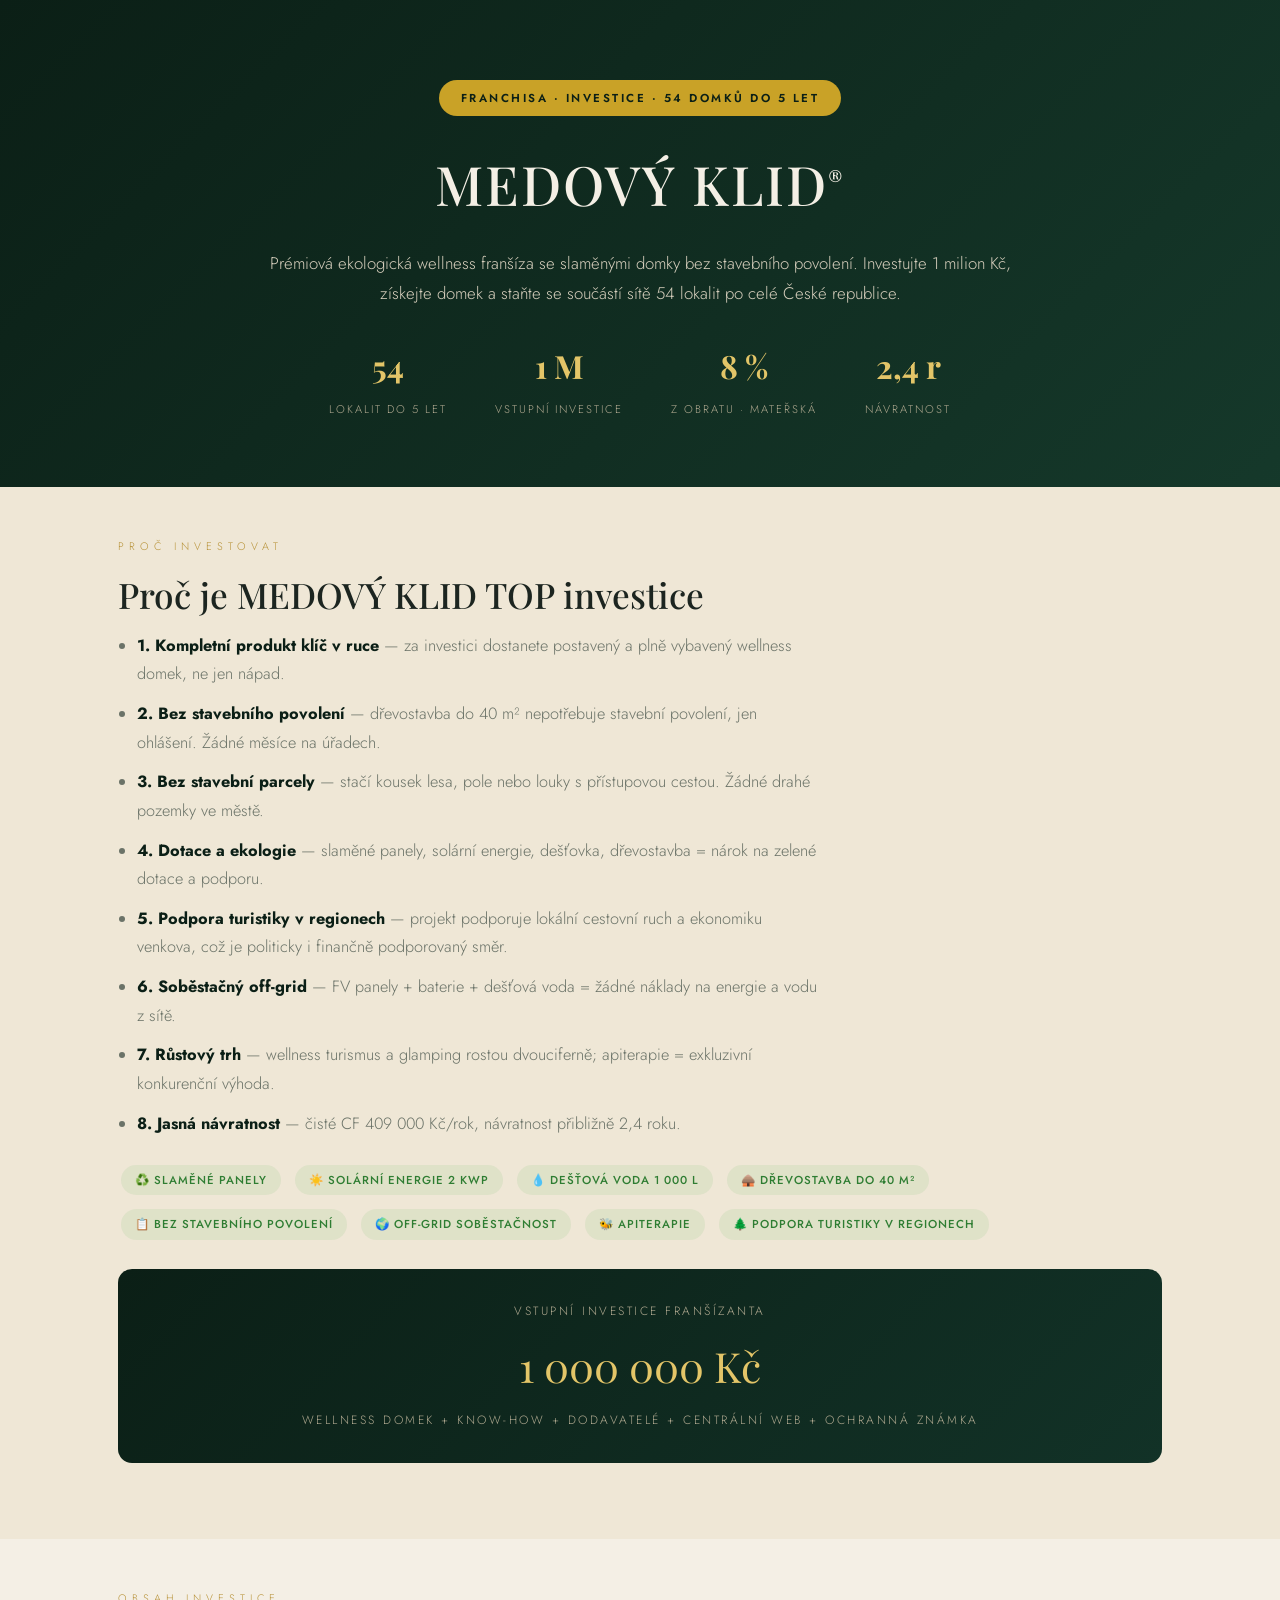
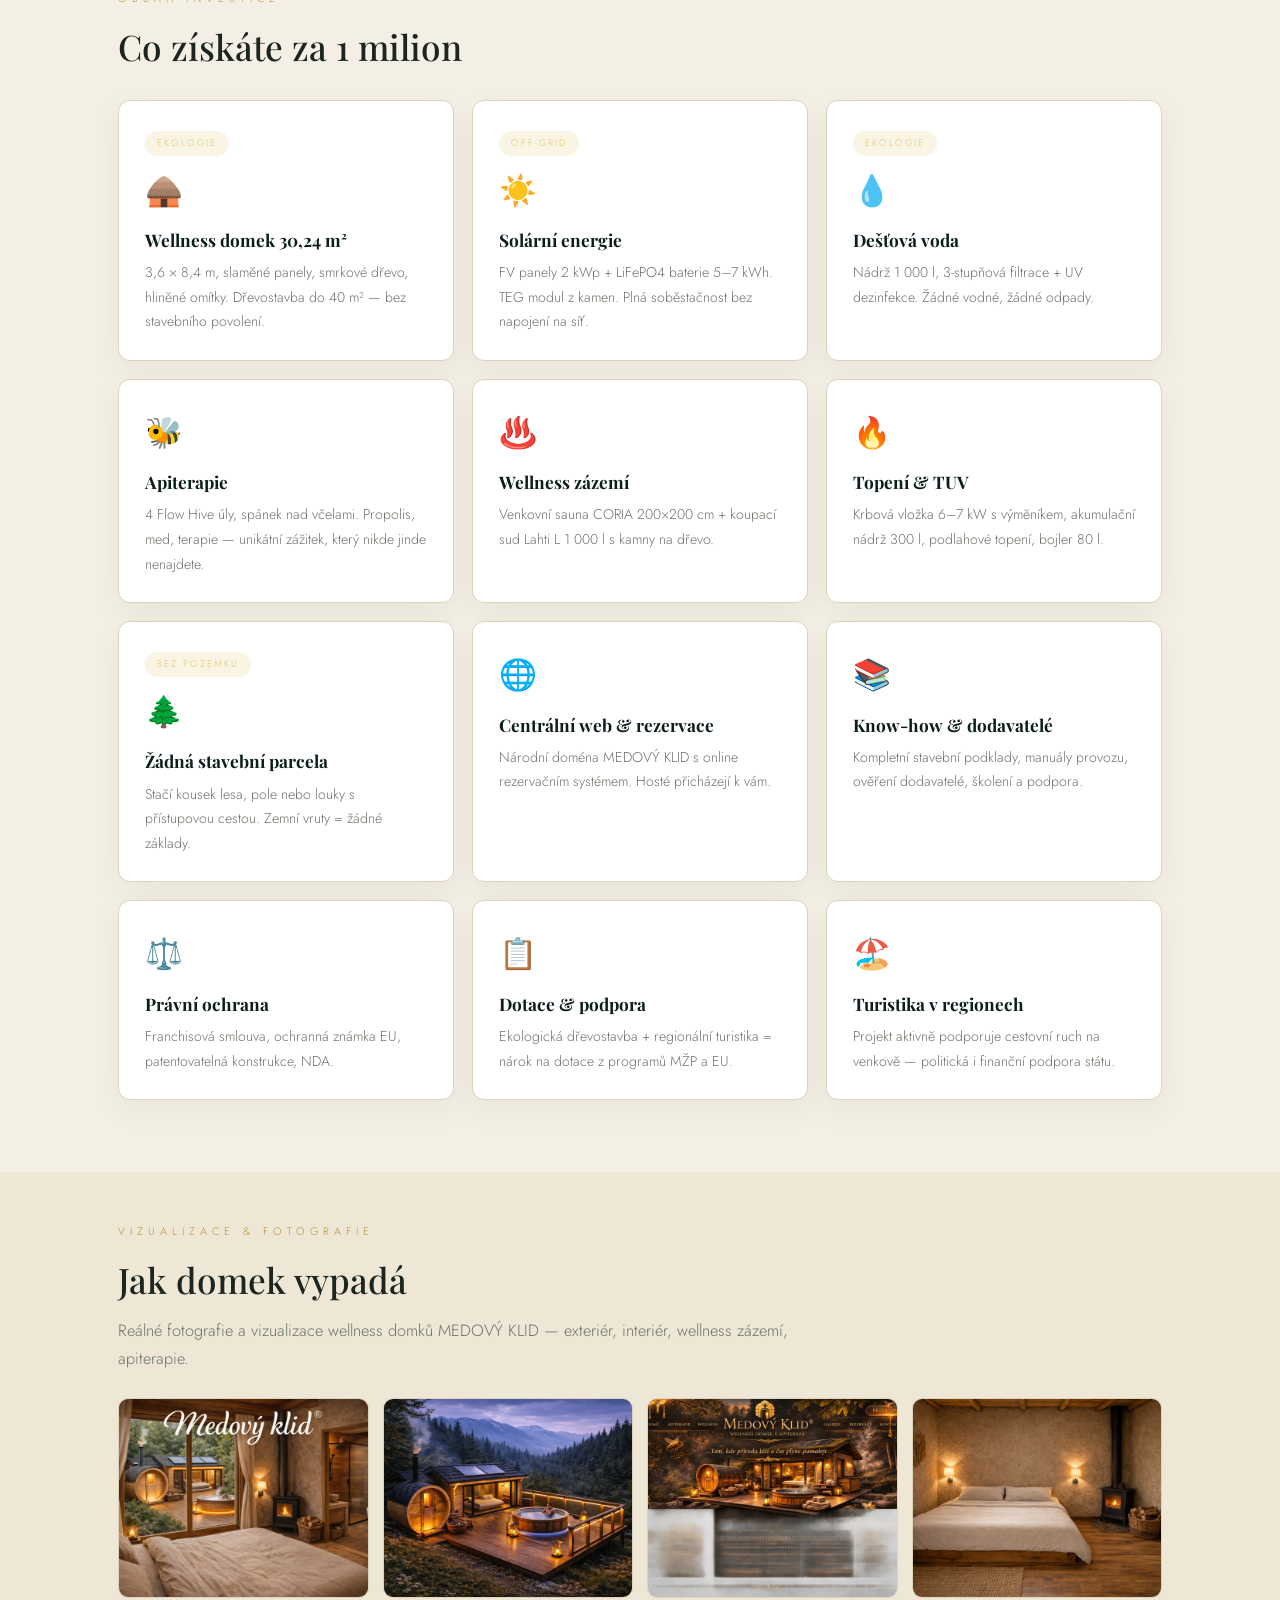
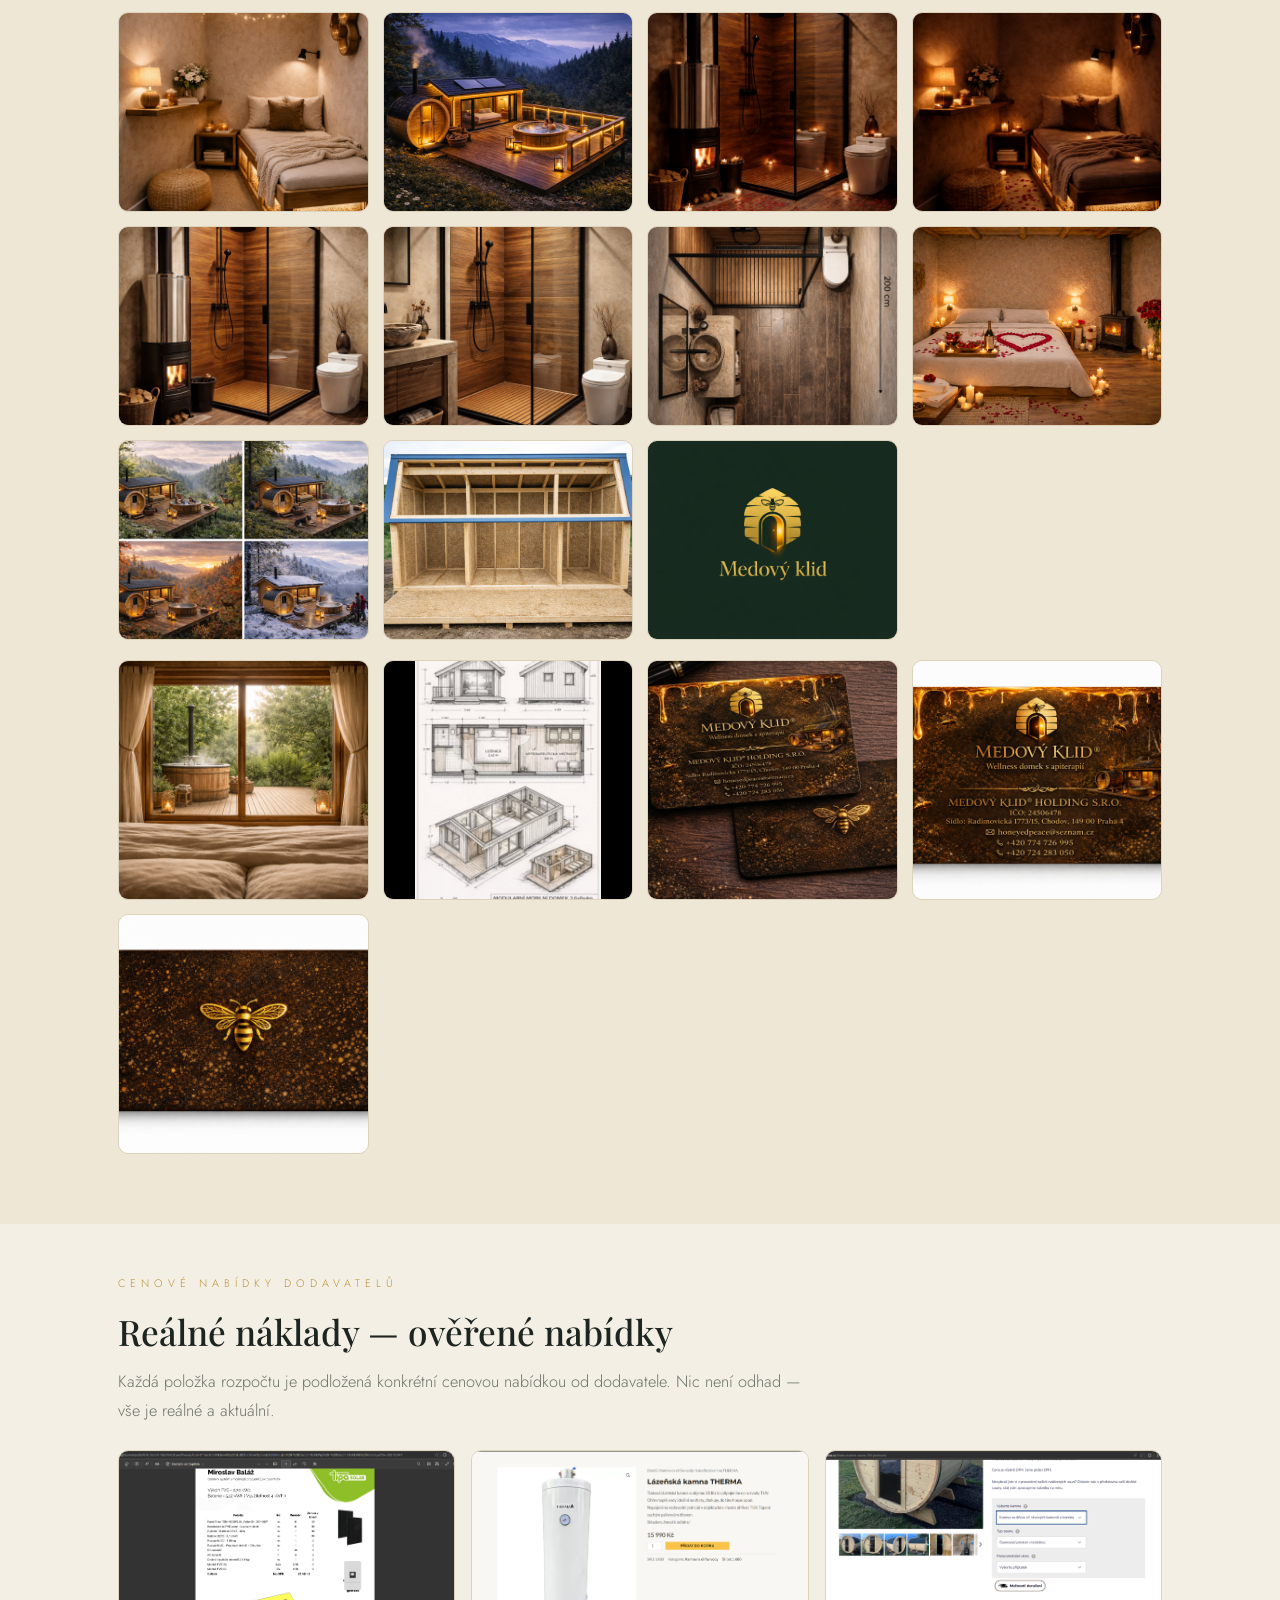
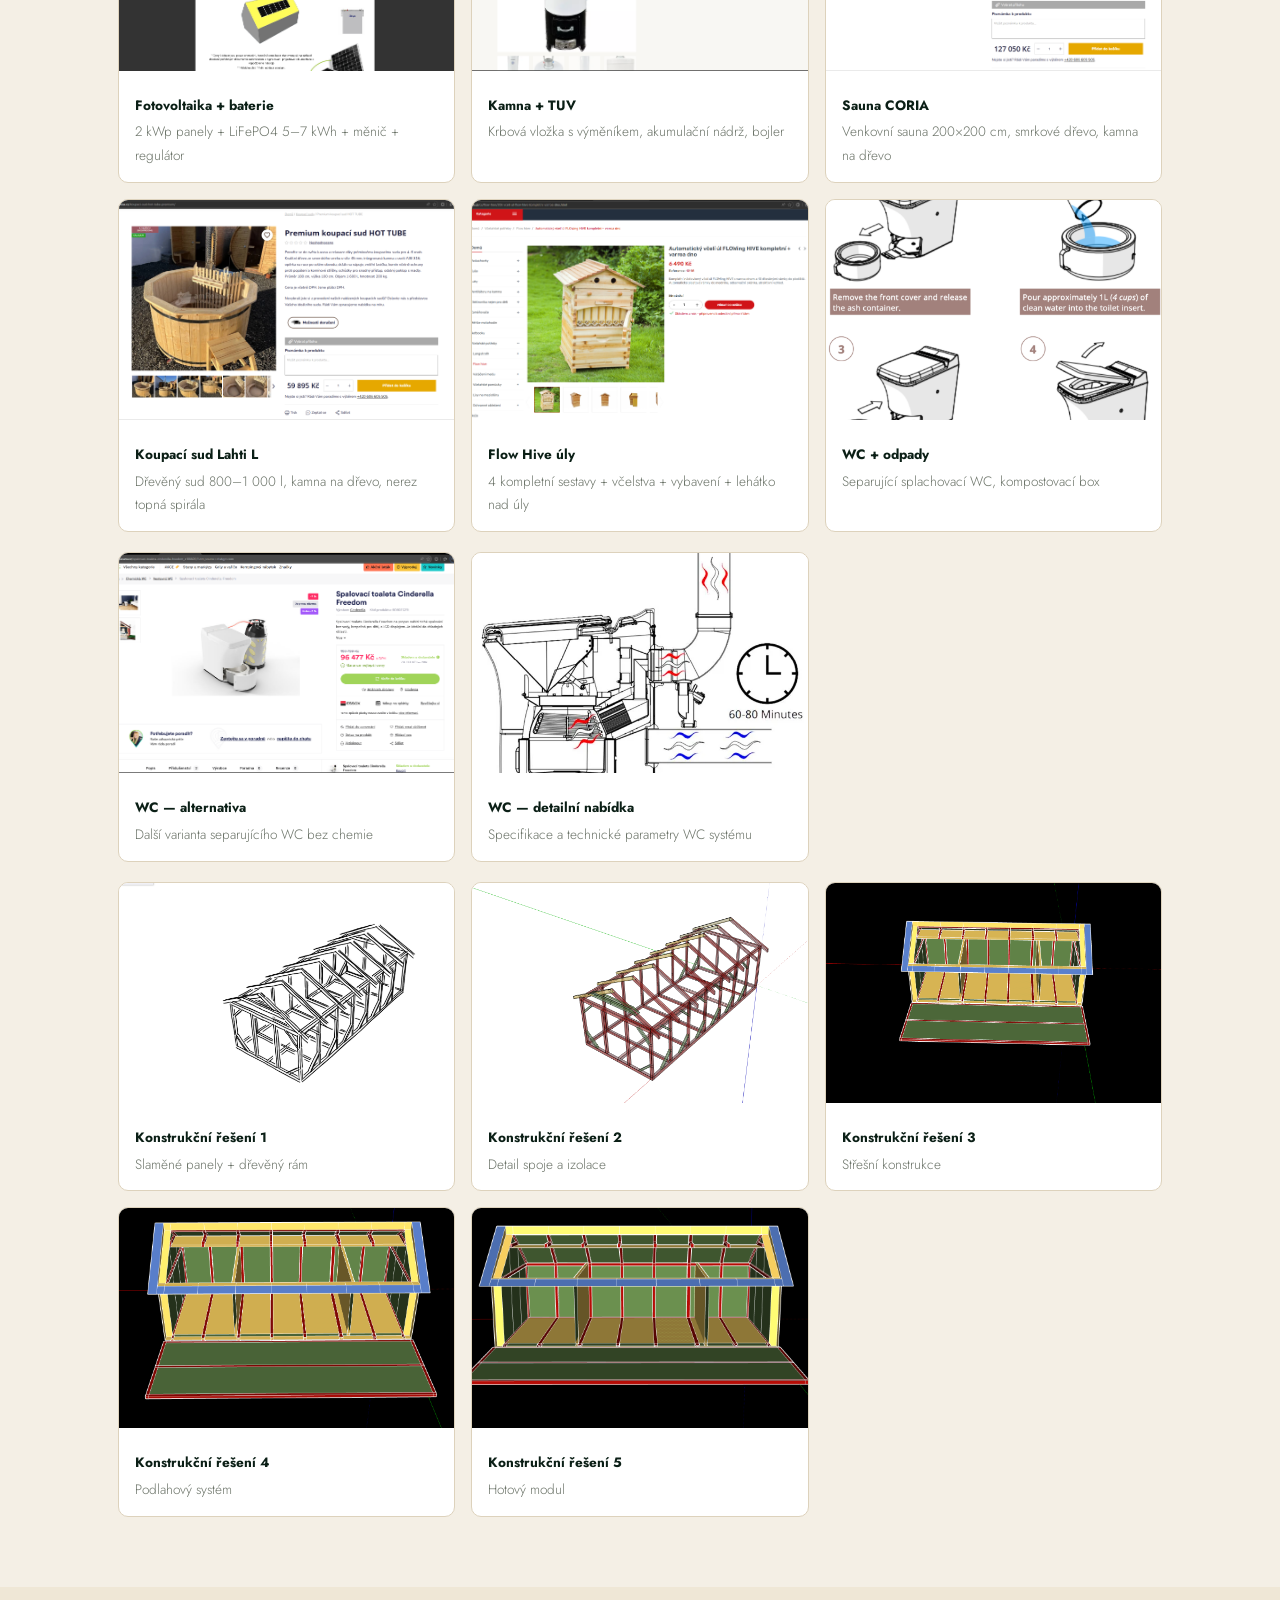
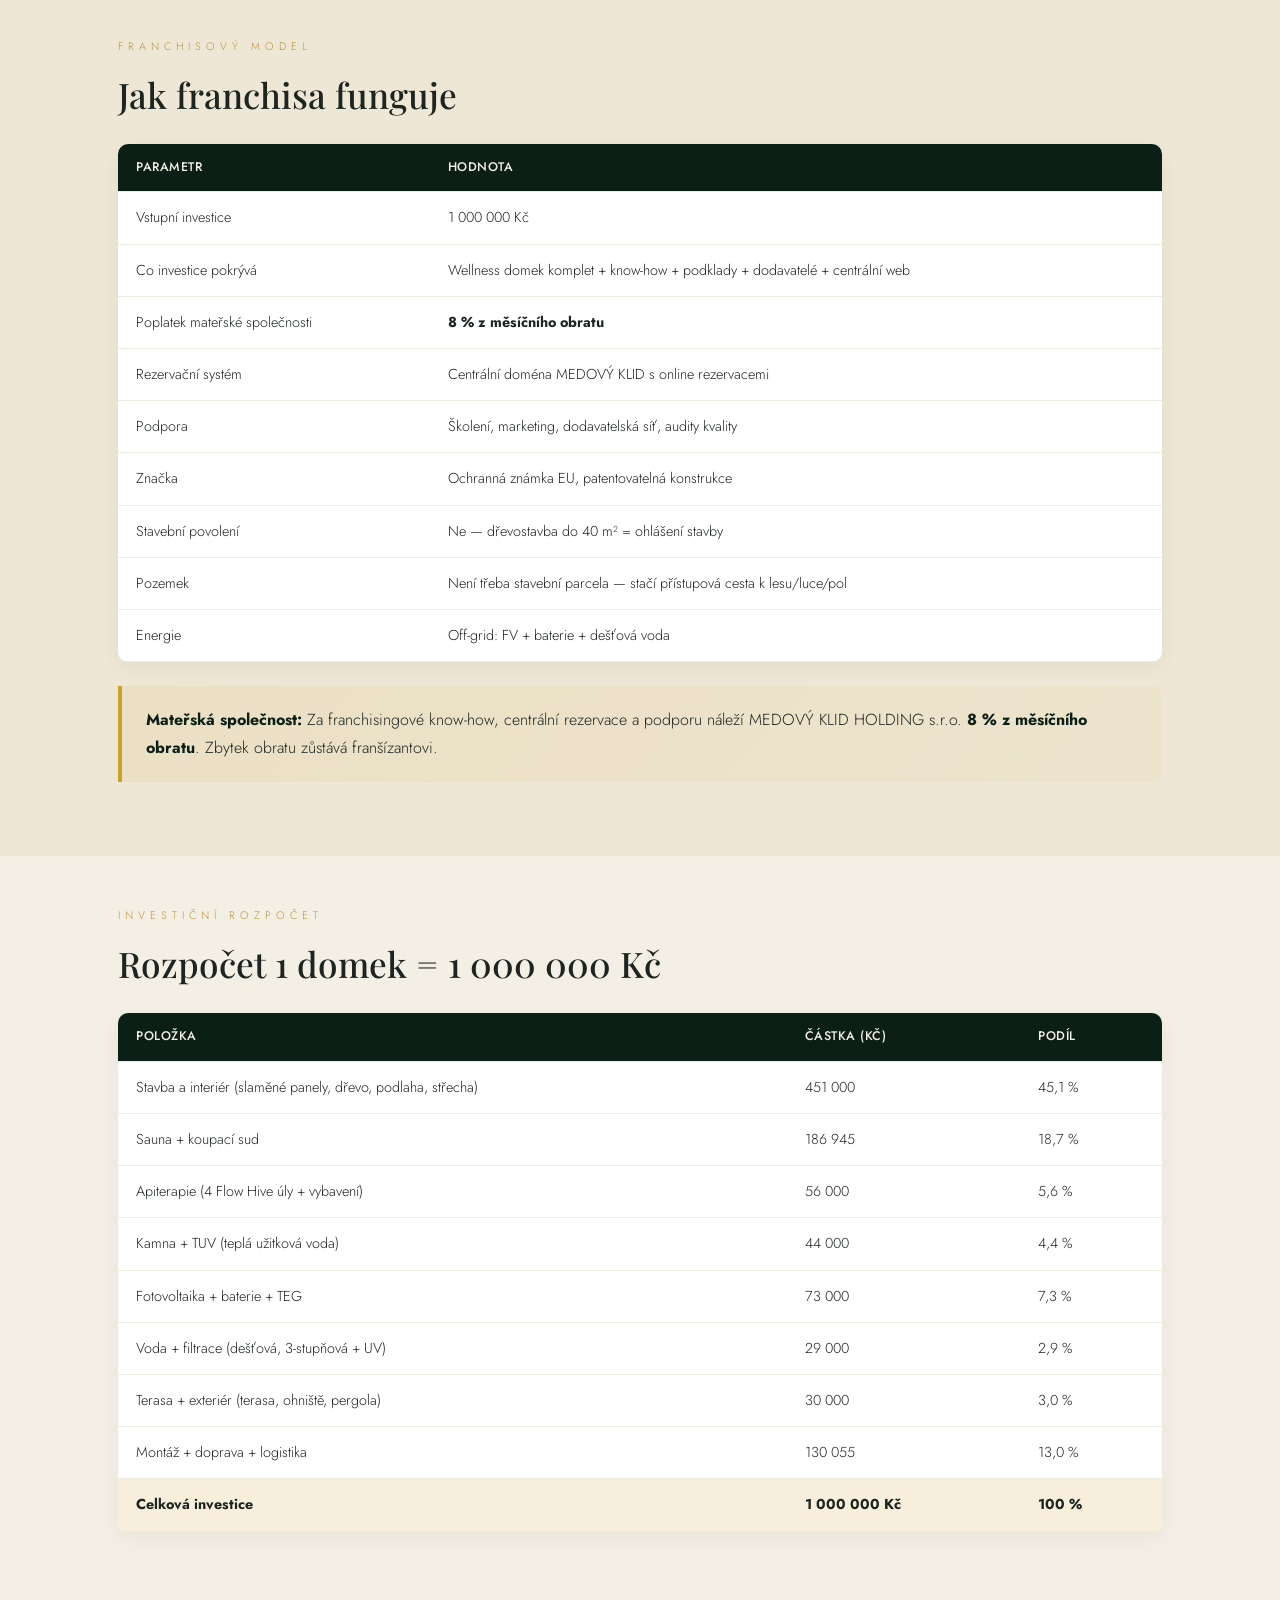
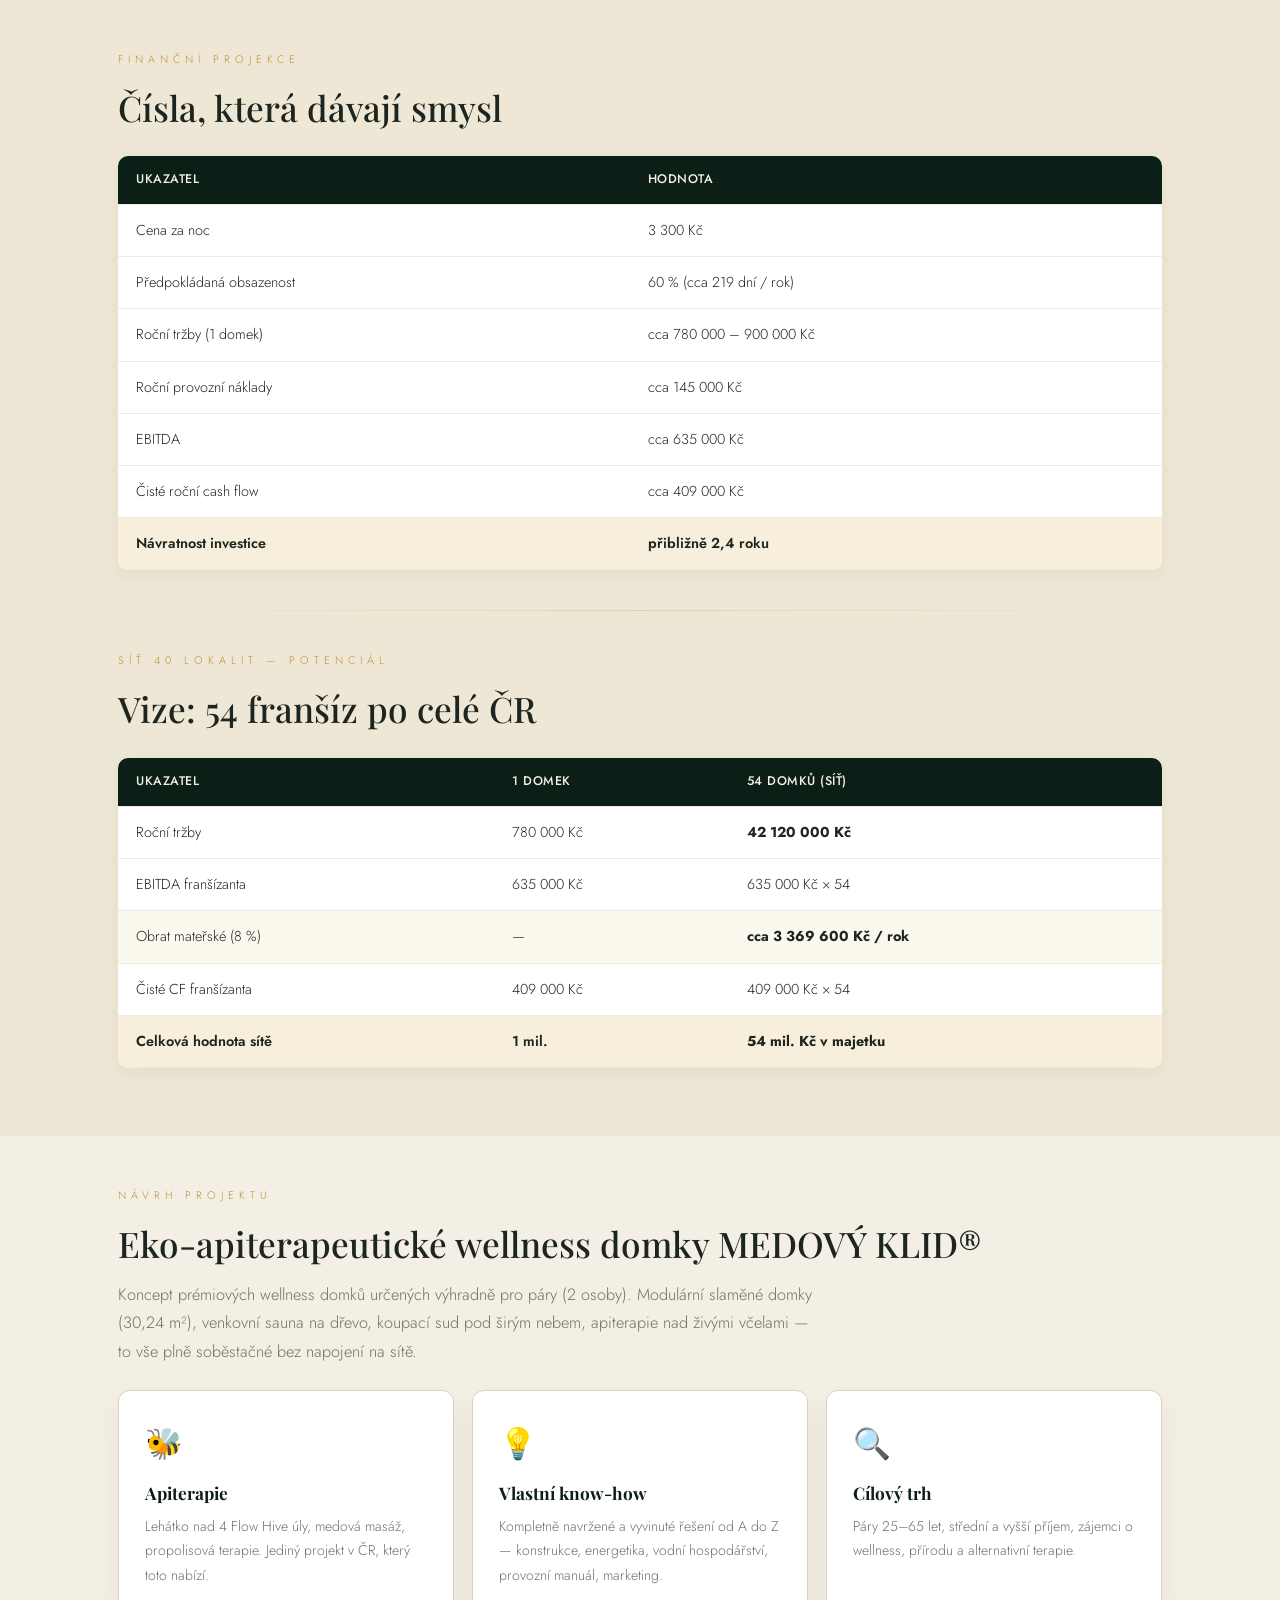
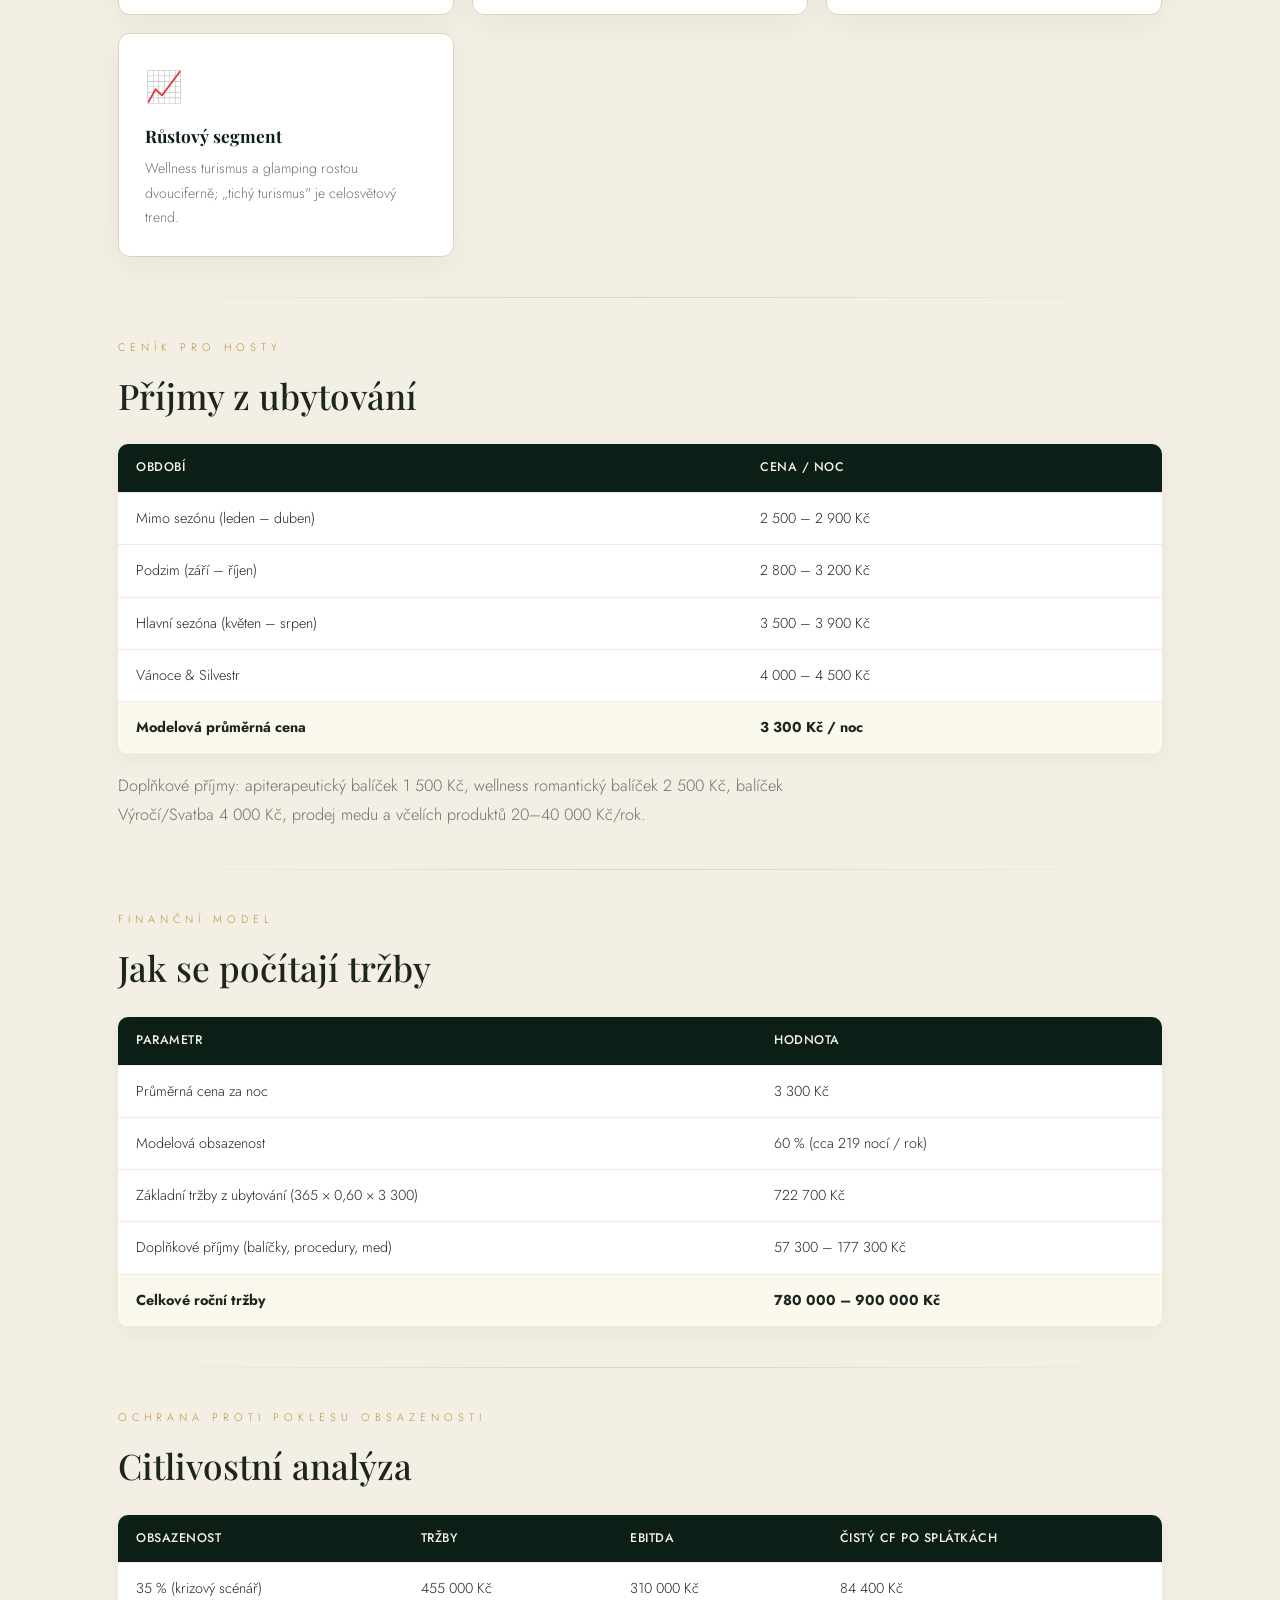
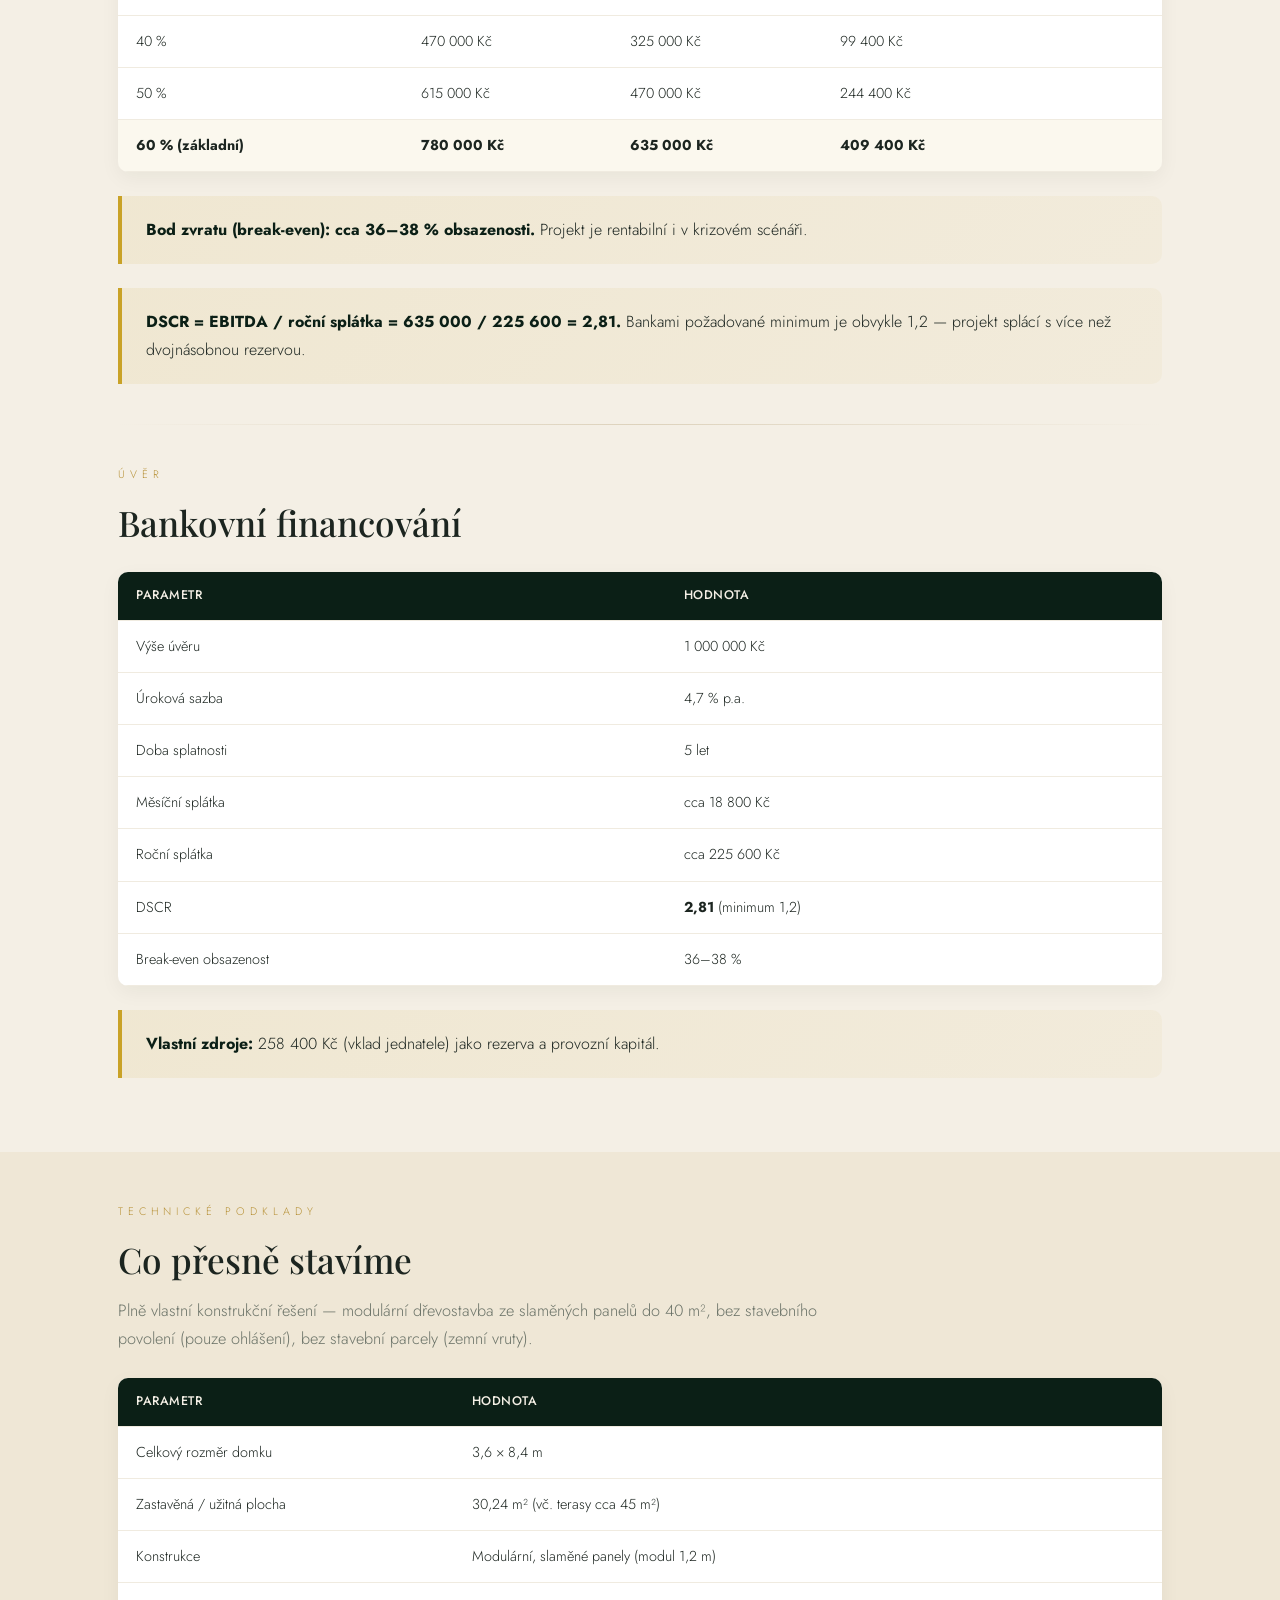
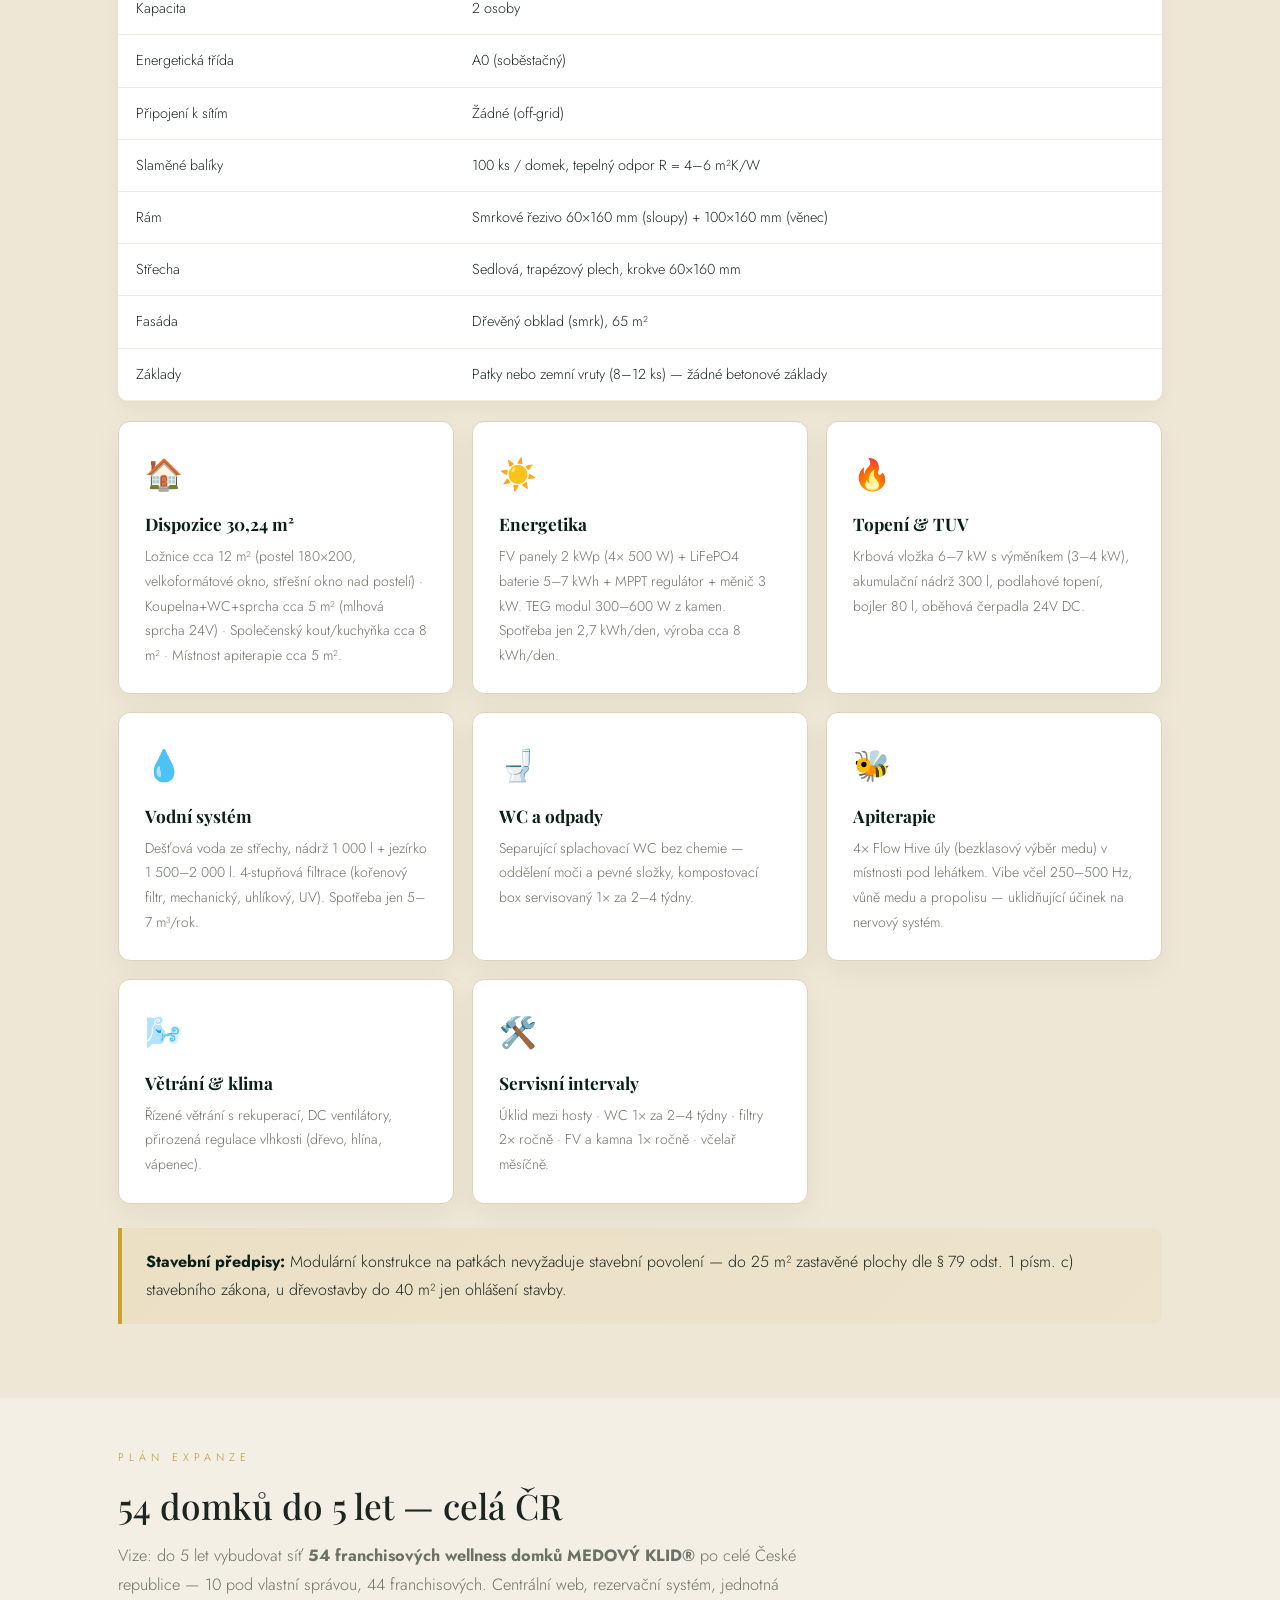
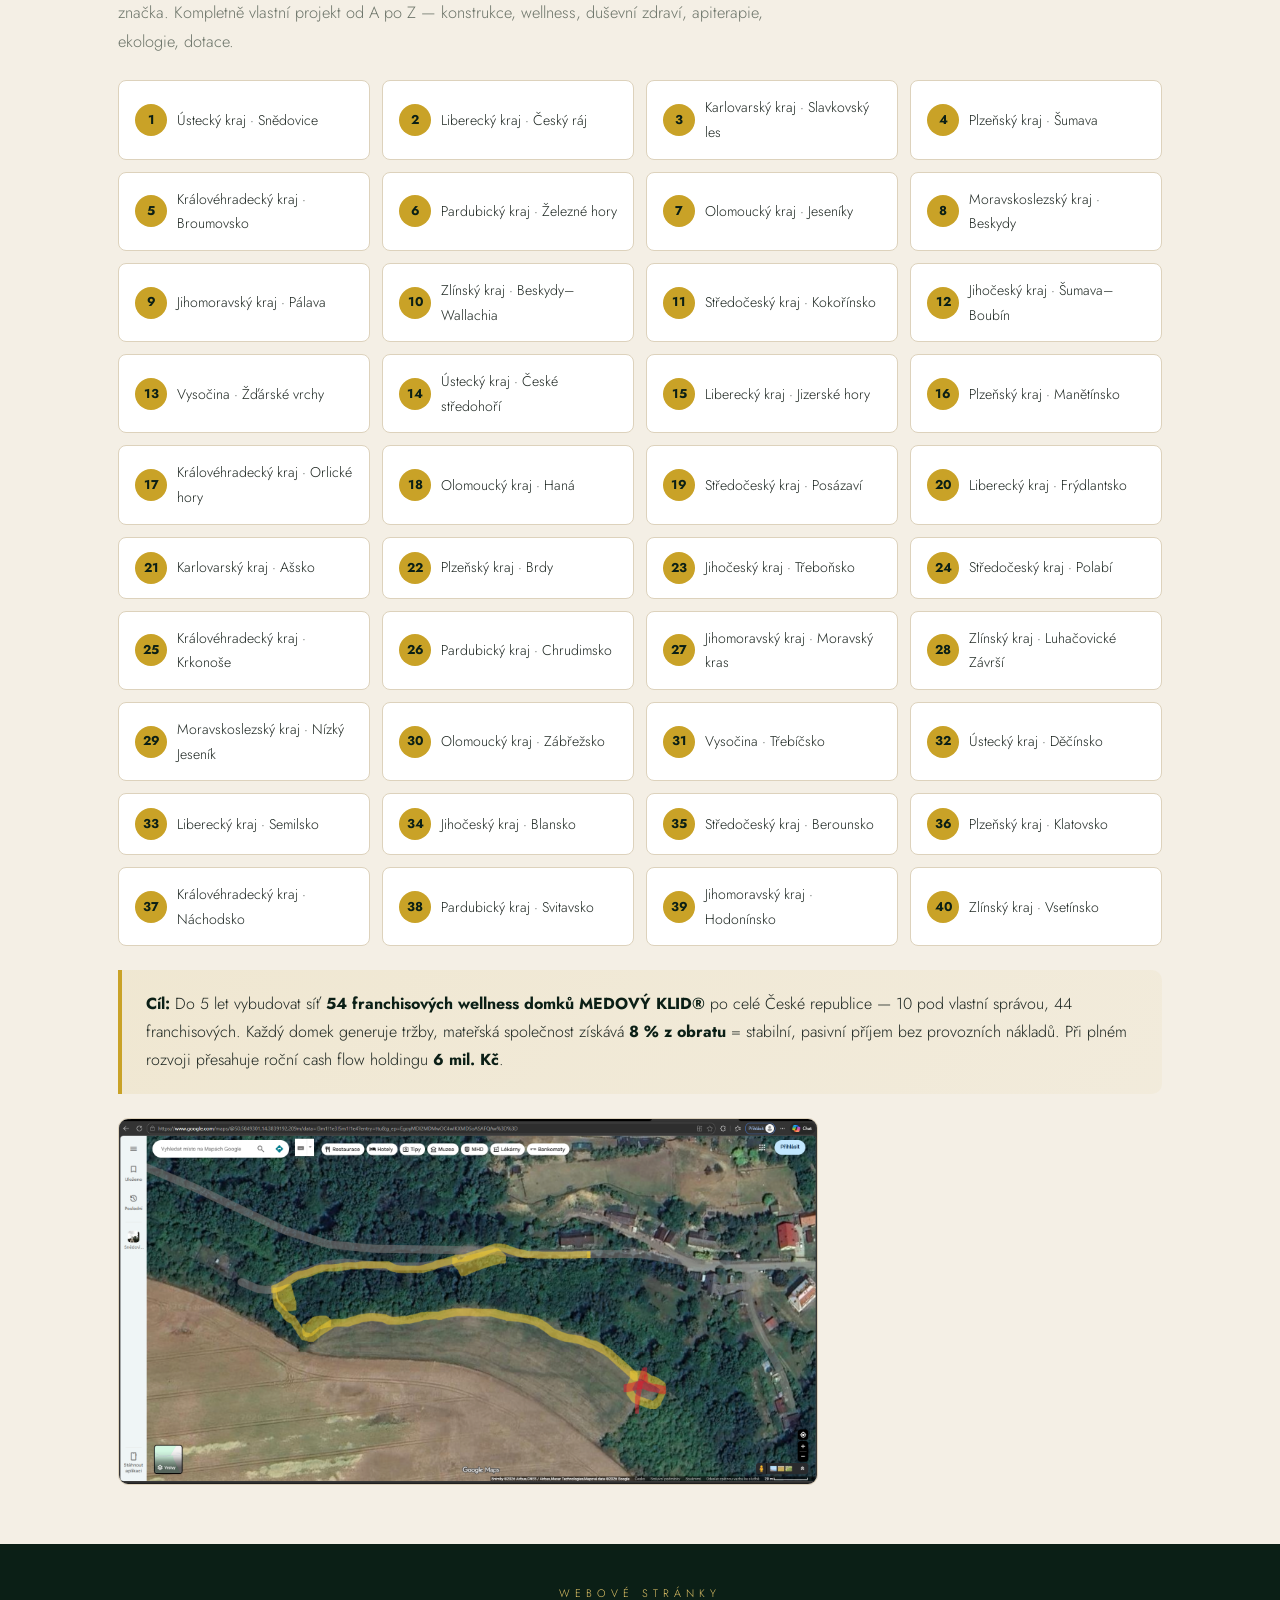
<file: investori/index.html>
﻿<!DOCTYPE html>
<html lang="cs">
<head>
<meta charset="utf-8">
<meta name="viewport" content="width=device-width, initial-scale=1">
<title>MEDOVÝ KLID® — Investiční příležitost · Franchisa · 40 lokalit po ČR</title>
<link href="https://fonts.googleapis.com/css2?family=Playfair+Display:wght@400;500;600&family=Jost:wght@300;400;500;600&display=swap" rel="stylesheet">
<style>
:root{--f:#0b1f16;--f2:#123227;--p:#173d2e;--iv:#f4efe5;--cr:#efe7d6;--sn:#ddd2bc;--h:#c9a227;--hs:#e3c568;--g:#b8933a;--ink:#1c2520;--mu:#6b7368}
*{margin:0;padding:0;box-sizing:border-box}
body{font-family:'Jost',sans-serif;background:var(--iv);color:var(--ink);line-height:1.75;font-weight:300}
.w{max-width:1100px;margin:0 auto;padding:0 28px}
.hero{background:var(--f);color:var(--iv);text-align:center;padding:80px 28px 65px;position:relative;overflow:hidden}
.hero::before{content:'';position:absolute;inset:0;background:linear-gradient(135deg,rgba(11,31,22,.95),rgba(23,61,46,.85))}
.hero .badge{position:relative;display:inline-block;margin-top:0;background:var(--h);color:var(--f);padding:8px 22px;border-radius:99px;font-weight:600;letter-spacing:2.5px;font-size:.72rem;text-transform:uppercase;margin-bottom:20px}
.hero h1{position:relative;font-family:'Playfair Display',serif;font-weight:500;font-size:clamp(2.2rem,5vw,3.4rem);letter-spacing:2px}
.hero p{position:relative;margin-top:18px;color:#d7cfbd;max-width:760px;margin-left:auto;margin-right:auto;font-size:1.05rem}
.hero .hero-stats{position:relative;display:flex;justify-content:center;gap:3rem;margin-top:30px;flex-wrap:wrap}
.hero .hs{text-align:center}
.hero .hs b{display:block;font-family:'Playfair Display',serif;font-size:2rem;color:var(--hs)}
.hero .hs span{font-size:.7rem;letter-spacing:2px;text-transform:uppercase;color:#b0a990}
.eyebrow{font-size:.68rem;letter-spacing:5px;text-transform:uppercase;color:var(--g);margin-bottom:8px}
h2{font-family:'Playfair Display',serif;font-weight:500;font-size:clamp(1.6rem,3.5vw,2.2rem);margin-bottom:6px;color:var(--ink)}
.lead{color:var(--mu);margin-bottom:24px;max-width:700px;font-size:1.02rem}
.grid{display:grid;grid-template-columns:repeat(auto-fit,minmax(260px,1fr));gap:18px;margin:22px 0}
.card{background:#fff;border:1px solid var(--sn);border-radius:12px;padding:26px;box-shadow:0 10px 30px rgba(11,31,22,.05);transition:.3s}
.card:hover{transform:translateY(-4px);box-shadow:0 16px 40px rgba(11,31,22,.1)}
.card .ic{font-size:1.9rem;margin-bottom:8px}
.card h3{font-family:'Playfair Display',serif;font-size:1.08rem;margin-bottom:5px;color:var(--f)}
.card p{font-size:.88rem;color:var(--mu)}
.badge-eco{display:inline-block;font-size:.6rem;letter-spacing:2px;text-transform:uppercase;color:var(--hs);background:rgba(201,162,39,.12);padding:4px 12px;border-radius:99px;margin-bottom:8px}
.tbl{width:100%;border-collapse:collapse;margin:18px 0;background:#fff;border-radius:10px;overflow:hidden;box-shadow:0 6px 20px rgba(11,31,22,.05)}
.tbl th,.tbl td{padding:13px 18px;text-align:left;border-bottom:1px solid #f0ebe0;font-size:.9rem}
.tbl th{background:var(--f);color:var(--iv);font-weight:500;letter-spacing:.5px;font-size:.78rem;text-transform:uppercase}
.tbl tr.total td{background:#f7efdb;font-weight:600}
.tbl tr.highlight-row td{background:rgba(201,162,39,.08)}
.hl{background:linear-gradient(135deg,rgba(201,162,39,.1),rgba(201,162,39,.05));border-left:4px solid var(--h);padding:20px 24px;border-radius:0 10px 10px 0;margin:24px 0}
.hl strong{color:var(--f)}
.price-box{background:linear-gradient(135deg,var(--f),var(--f2));color:var(--iv);border-radius:14px;padding:32px;text-align:center;margin:26px 0}
.price-box .big{font-family:'Playfair Display',serif;font-size:2.6rem;color:var(--hs);margin:8px 0}
.price-box .lbl{font-size:.75rem;letter-spacing:2.5px;text-transform:uppercase;color:#b0a990}
.btn{display:inline-block;background:var(--h);color:var(--f);padding:14px 34px;border-radius:99px;text-decoration:none;font-weight:600;letter-spacing:1px;transition:.3s}
.btn:hover{background:var(--hs);transform:translateY(-2px)}
.btn.ghost{background:none;border:1.5px solid var(--h);color:var(--h)}
.reasons li{margin:.3rem 0 .7rem 1.2rem}
.reasons b{color:var(--f)}
.regions{display:grid;grid-template-columns:repeat(auto-fill,minmax(200px,1fr));gap:12px;margin:20px 0}
.reg{background:#fff;border:1px solid var(--sn);border-radius:8px;padding:14px 16px;display:flex;align-items:center;gap:10px;font-size:.88rem}
.reg .num{width:32px;height:32px;border-radius:99px;background:var(--h);color:var(--f);display:flex;align-items:center;justify-content:center;font-weight:700;font-size:.8rem;flex-shrink:0}
.gallery{display:grid;grid-template-columns:repeat(auto-fill,minmax(220px,1fr));gap:14px;margin:20px 0}
.gallery img{width:100%;height:200px;object-fit:cover;border-radius:10px;border:1px solid var(--sn);transition:.3s}
.gallery img:hover{transform:scale(1.03);box-shadow:0 10px 30px rgba(0,0,0,.15)}
.nab-grid{display:grid;grid-template-columns:repeat(auto-fill,minmax(280px,1fr));gap:16px;margin:20px 0}
.nab{background:#fff;border:1px solid var(--sn);border-radius:10px;overflow:hidden;transition:.3s}
.nab:hover{box-shadow:0 10px 30px rgba(11,31,22,.08)}
.nab img{width:100%;height:220px;object-fit:cover}
.nab .cap{padding:14px 16px;font-size:.85rem;color:var(--mu)}
.nab .cap b{color:var(--f);display:block;margin-bottom:3px}
.footer-band{background:var(--f);color:var(--iv);text-align:center;padding:40px 28px}
.footer-band a{color:var(--hs);text-decoration:none}
.foot{text-align:center;color:rgba(244,239,229,.4);font-size:.72rem;padding:20px 28px 30px;background:var(--f)}
b.k{color:var(--f)}
.eco-pill{display:inline-flex;align-items:center;gap:6px;background:rgba(76,175,80,.1);color:#2e7d32;padding:5px 14px;border-radius:99px;font-size:.72rem;letter-spacing:1px;text-transform:uppercase;font-weight:500;margin:3px}
.eco-grid{display:flex;flex-wrap:wrap;gap:8px;margin:14px 0}
.page{padding:50px 0}
.page:nth-child(even){background:var(--cr)}
hr.sep{border:0;height:1px;background:linear-gradient(90deg,transparent,var(--sn),transparent);margin:40px 0}
</style>
</head>
<body>

<!-- ===================== HERO ===================== -->
<div class="hero">
  <div class="badge">Franchisa · Investice · 54 domků do 5 let</div>
  <h1>MEDOVÝ&nbsp;KLID<sup style="font-size:.4em">®</sup></h1>
    <p>Prémiová ekologická wellness franšíza se slaměnými domky bez stavebního povolení. Investujte 1 milion Kč, získejte domek a staňte se součástí sítě 54 lokalit po celé České republice.</p>
  <div class="hero-stats">
    <div class="hs"><b>54</b><span>lokalit do 5 let</span></div>
    <div class="hs"><b>1 M</b><span>vstupní investice</span></div>
    <div class="hs"><b>8 %</b><span>z obratu · mateřská</span></div>
    <div class="hs"><b>2,4 r</b><span>návratnost</span></div>
  </div>
</div>

<!-- ===================== PROČ TOP ===================== -->
<div class="page">
<div class="w">
  <div class="eyebrow">Proč investovat</div>
  <h2>Proč je MEDOVÝ KLID TOP investice</h2>
  <ul class="reasons lead">
    <li><b class="k">1. Kompletní produkt klíč v ruce</b> — za investici dostanete postavený a plně vybavený wellness domek, ne jen nápad.</li>
    <li><b class="k">2. Bez stavebního povolení</b> — dřevostavba do 40 m² nepotřebuje stavební povolení, jen ohlášení. Žádné měsíce na úřadech.</li>
    <li><b class="k">3. Bez stavební parcely</b> — stačí kousek lesa, pole nebo louky s přístupovou cestou. Žádné drahé pozemky ve městě.</li>
    <li><b class="k">4. Dotace a ekologie</b> — slaměné panely, solární energie, dešťovka, dřevostavba = nárok na zelené dotace a podporu.</li>
    <li><b class="k">5. Podpora turistiky v regionech</b> — projekt podporuje lokální cestovní ruch a ekonomiku venkova, což je politicky i finančně podporovaný směr.</li>
    <li><b class="k">6. Soběstačný off-grid</b> — FV panely + baterie + dešťová voda = žádné náklady na energie a vodu z sítě.</li>
    <li><b class="k">7. Růstový trh</b> — wellness turismus a glamping rostou dvouciferně; apiterapie = exkluzivní konkurenční výhoda.</li>
    <li><b class="k">8. Jasná návratnost</b> — čisté CF 409 000 Kč/rok, návratnost přibližně 2,4 roku.</li>
  </ul>

  <div class="eco-grid">
    <span class="eco-pill">♻️ Slaměné panely</span>
    <span class="eco-pill">☀️ Solární energie 2 kWp</span>
    <span class="eco-pill">💧 Dešťová voda 1 000 l</span>
    <span class="eco-pill">🛖 Dřevostavba do 40 m²</span>
    <span class="eco-pill">📋 Bez stavebního povolení</span>
    <span class="eco-pill">🌍 Off-grid soběstačnost</span>
    <span class="eco-pill">🐝 Apiterapie</span>
    <span class="eco-pill">🌲 Podpora turistiky v regionech</span>
  </div>

  <div class="price-box">
    <div class="lbl">Vstupní investice franšízanta</div>
    <div class="big">1 000 000 Kč</div>
    <div class="lbl">Wellness domek + know-how + dodavatelé + centrální web + ochranná známka</div>
  </div>
</div>
</div>

<!-- ===================== CO ZÍSKÁTE ===================== -->
<div class="page">
<div class="w">
  <div class="eyebrow">Obsah investice</div>
  <h2>Co získáte za 1 milion</h2>
  <div class="grid">
    <div class="card"><div class="badge-eco">Ekologie</div><div class="ic">🛖</div><h3>Wellness domek 30,24 m²</h3><p>3,6 × 8,4 m, slaměné panely, smrkové dřevo, hliněné omítky. Dřevostavba do 40 m² — bez stavebního povolení.</p></div>
    <div class="card"><div class="badge-eco">Off-grid</div><div class="ic">☀️</div><h3>Solární energie</h3><p>FV panely 2 kWp + LiFePO4 baterie 5–7 kWh. TEG modul z kamen. Plná soběstačnost bez napojení na síť.</p></div>
    <div class="card"><div class="badge-eco">Ekologie</div><div class="ic">💧</div><h3>Dešťová voda</h3><p>Nádrž 1 000 l, 3-stupňová filtrace + UV dezinfekce. Žádné vodné, žádné odpady.</p></div>
    <div class="card"><div class="ic">🐝</div><h3>Apiterapie</h3><p>4 Flow Hive úly, spánek nad včelami. Propolis, med, terapie — unikátní zážitek, který nikde jinde nenajdete.</p></div>
    <div class="card"><div class="ic">♨️</div><h3>Wellness zázemí</h3><p>Venkovní sauna CORIA 200×200 cm + koupací sud Lahti L 1 000 l s kamny na dřevo.</p></div>
    <div class="card"><div class="ic">🔥</div><h3>Topení & TUV</h3><p>Krbová vložka 6–7 kW s výměníkem, akumulační nádrž 300 l, podlahové topení, bojler 80 l.</p></div>
    <div class="card"><div class="badge-eco">Bez pozemku</div><div class="ic">🌲</div><h3>Žádná stavební parcela</h3><p>Stačí kousek lesa, pole nebo louky s přístupovou cestou. Zemní vruty = žádné základy.</p></div>
    <div class="card"><div class="ic">🌐</div><h3>Centrální web & rezervace</h3><p>Národní doména MEDOVÝ KLID s online rezervačním systémem. Hosté přicházejí k vám.</p></div>
    <div class="card"><div class="ic">📚</div><h3>Know-how & dodavatelé</h3><p>Kompletní stavební podklady, manuály provozu, ověření dodavatelé, školení a podpora.</p></div>
    <div class="card"><div class="ic">⚖️</div><h3>Právní ochrana</h3><p>Franchisová smlouva, ochranná známka EU, patentovatelná konstrukce, NDA.</p></div>
    <div class="card"><div class="ic">📋</div><h3>Dotace & podpora</h3><p>Ekologická dřevostavba + regionální turistika = nárok na dotace z programů MŽP a EU.</p></div>
    <div class="card"><div class="ic">🏖️</div><h3>Turistika v regionech</h3><p>Projekt aktivně podporuje cestovní ruch na venkově — politická i finanční podpora státu.</p></div>
  </div>
</div>
</div>

<!-- ===================== FOTOGALERIE ===================== -->
<div class="page">
<div class="w">
  <div class="eyebrow">Vizualizace & fotografie</div>
  <h2>Jak domek vypadá</h2>
  <p class="lead">Reálné fotografie a vizualizace wellness domků MEDOVÝ KLID — exteriér, interiér, wellness zázemí, apiterapie.</p>
  <div class="gallery">
    <img src="06_Vizualizace/medovyklid_photos/vizualizace domku.png" alt="Domek exteriér" loading="lazy">
    <img src="06_Vizualizace/medovyklid_photos/vizualizace domku 3.png" alt="Domek večer" loading="lazy">
    <img src="06_Vizualizace/medovyklid_photos/vizualizace web.png" alt="Domek v lese" loading="lazy">
    <img src="06_Vizualizace/medovyklid_photos/vizualizace loznice.png" alt="Ložnice" loading="lazy">
    <img src="06_Vizualizace/medovyklid_photos/vizualizace api mistnost.png" alt="Apiterapie" loading="lazy">
    <img src="06_Vizualizace/medovyklid_photos/vizualizace koupaci su a sauna.png" alt="Sauna a koupací sud" loading="lazy">
    <img src="06_Vizualizace/medovyklid_photos/vizualizace koupelna r balicek.png" alt="Koupelna" loading="lazy">
    <img src="06_Vizualizace/medovyklid_photos/vizualizace romanticky baliček.png" alt="Romantický balíček" loading="lazy">
    <img src="06_Vizualizace/medovyklid_photos/koupelna.png" alt="Koupelna detail" loading="lazy">
    <img src="06_Vizualizace/medovyklid_photos/koupelna 2.png" alt="Koupelna 2" loading="lazy">
    <img src="06_Vizualizace/medovyklid_photos/koupelna3.png" alt="Koupelna 3" loading="lazy">
    <img src="06_Vizualizace/medovyklid_photos/ložnice romanticky balicek.png" alt="Ložnice romantika" loading="lazy">
    <img src="06_Vizualizace/medovyklid_photos/vizualizace 4 rocni obdobi.png" alt="Domek ve 4 ročních obdobích" loading="lazy">
    <img src="06_Vizualizace/medovyklid_photos/vizualzace kontrukce.png" alt="Konstrukce domku" loading="lazy">
    <img src="03_Cenove_nabidky/vizualizace logo.png" alt="Logo MEDOVÝ KLID" loading="lazy">
  </div>
  <div class="gallery" style="margin-top:14px">
    <img src="06_Vizualizace/medovyklid_photos/IMG_5282.png" alt="Fotografie" loading="lazy" style="height:240px">
    <img src="06_Vizualizace/medovyklid_photos/IMG_4838.png" alt="Fotografie exteriéru" loading="lazy" style="height:240px">
    <img src="06_Vizualizace/medovyklid_photos/Vizitka vizualizace (1).png" alt="Vizitka – vizualizace 1" loading="lazy" style="height:240px">
    <img src="06_Vizualizace/medovyklid_photos/Vizitka vizualizace (2).png" alt="Vizitka – vizualizace 2" loading="lazy" style="height:240px">
    <img src="06_Vizualizace/medovyklid_photos/Vizitka vizualizace (3).png" alt="Vizitka – vizualizace 3" loading="lazy" style="height:240px">
  </div>
</div>
</div>

<!-- ===================== CENOVÉ NABÍDKY ===================== -->
<div class="page">
<div class="w">
  <div class="eyebrow">Cenové nabídky dodavatelů</div>
  <h2>Reálné náklady — ověřené nabídky</h2>
  <p class="lead">Každá položka rozpočtu je podložená konkrétní cenovou nabídkou od dodavatele. Nic není odhad — vše je reálné a aktuální.</p>
  <div class="nab-grid">
    <div class="nab"><img src="03_Cenove_nabidky/nabidka fotovoltaika.png" alt="Fotovoltaika" loading="lazy"><div class="cap"><b>Fotovoltaika + baterie</b>2 kWp panely + LiFePO4 5–7 kWh + měnič + regulátor</div></div>
    <div class="nab"><img src="03_Cenove_nabidky/nabidka lazensky kamna.png" alt="Kamna" loading="lazy"><div class="cap"><b>Kamna + TUV</b>Krbová vložka s výměníkem, akumulační nádrž, bojler</div></div>
    <div class="nab"><img src="03_Cenove_nabidky/nabidka sauna.png" alt="Sauna" loading="lazy"><div class="cap"><b>Sauna CORIA</b>Venkovní sauna 200×200 cm, smrkové dřevo, kamna na dřevo</div></div>
    <div class="nab"><img src="03_Cenove_nabidky/Nabídka koupaci sud.png" alt="Koupací sud" loading="lazy"><div class="cap"><b>Koupací sud Lahti L</b>Dřevěný sud 800–1 000 l, kamna na dřevo, nerez topná spirála</div></div>
    <div class="nab"><img src="03_Cenove_nabidky/Nabídka ul.png" alt="Úly" loading="lazy"><div class="cap"><b>Flow Hive úly</b>4 kompletní sestavy + včelstva + vybavení + lehátko nad úly</div></div>
    <div class="nab"><img src="03_Cenove_nabidky/nabidka wc.png" alt="WC" loading="lazy"><div class="cap"><b>WC + odpady</b>Separující splachovací WC, kompostovací box</div></div>
  </div>
  <div class="nab-grid" style="margin-top:14px">
    <div class="nab"><img src="03_Cenove_nabidky/nabidka wc3.png" alt="WC varianta" loading="lazy"><div class="cap"><b>WC — alternativa</b>Další varianta separujícího WC bez chemie</div></div>
    <div class="nab"><img src="03_Cenove_nabidky/nabidka wc1.png" alt="WC detail" loading="lazy"><div class="cap"><b>WC — detailní nabídka</b>Specifikace a technické parametry WC systému</div></div>
  </div>
  <div class="nab-grid" style="margin-top:14px">
    <div class="nab"><img src="03_Cenove_nabidky/konstrukce.png" alt="Konstrukce 1" loading="lazy"><div class="cap"><b>Konstrukční řešení 1</b>Slaměné panely + dřevěný rám</div></div>
    <div class="nab"><img src="03_Cenove_nabidky/konstrukce2.png" alt="Konstrukce 2" loading="lazy"><div class="cap"><b>Konstrukční řešení 2</b>Detail spoje a izolace</div></div>
    <div class="nab"><img src="03_Cenove_nabidky/konstrukce3.png" alt="Konstrukce 3" loading="lazy"><div class="cap"><b>Konstrukční řešení 3</b>Střešní konstrukce</div></div>
    <div class="nab"><img src="03_Cenove_nabidky/konstrukce4.png" alt="Konstrukce 4" loading="lazy"><div class="cap"><b>Konstrukční řešení 4</b>Podlahový systém</div></div>
    <div class="nab"><img src="03_Cenove_nabidky/konstrukce5.png" alt="Konstrukce 5" loading="lazy"><div class="cap"><b>Konstrukční řešení 5</b>Hotový modul</div></div>
  </div>
</div>
</div>

<!-- ===================== MODEL FRANCHISY ===================== -->
<div class="page">
<div class="w">
  <div class="eyebrow">Franchisový model</div>
  <h2>Jak franchisa funguje</h2>
  <table class="tbl">
    <tr><th>Parametr</th><th>Hodnota</th></tr>
    <tr><td>Vstupní investice</td><td>1 000 000 Kč</td></tr>
    <tr><td>Co investice pokrývá</td><td>Wellness domek komplet + know-how + podklady + dodavatelé + centrální web</td></tr>
    <tr><td>Poplatek mateřské společnosti</td><td><b>8 % z měsíčního obratu</b></td></tr>
    <tr><td>Rezervační systém</td><td>Centrální doména MEDOVÝ KLID s online rezervacemi</td></tr>
    <tr><td>Podpora</td><td>Školení, marketing, dodavatelská síť, audity kvality</td></tr>
    <tr><td>Značka</td><td>Ochranná známka EU, patentovatelná konstrukce</td></tr>
    <tr><td>Stavební povolení</td><td>Ne — dřevostavba do 40 m² = ohlášení stavby</td></tr>
    <tr><td>Pozemek</td><td>Není třeba stavební parcela — stačí přístupová cesta k lesu/luce/pol</td></tr>
    <tr><td>Energie</td><td>Off-grid: FV + baterie + dešťová voda</td></tr>
  </table>

  <div class="hl">
    <strong>Mateřská společnost:</strong> Za franchisingové know-how, centrální rezervace a podporu náleží MEDOVÝ KLID HOLDING s.r.o. <strong>8 % z měsíčního obratu</strong>. Zbytek obratu zůstává franšízantovi.
  </div>
</div>
</div>

<!-- ===================== ROZPOČET 1M ===================== -->
<div class="page">
<div class="w">
  <div class="eyebrow">Investiční rozpočet</div>
  <h2>Rozpočet 1 domek = 1 000 000 Kč</h2>
  <table class="tbl">
    <tr><th>Položka</th><th>Částka (Kč)</th><th>Podíl</th></tr>
    <tr><td>Stavba a interiér (slaměné panely, dřevo, podlaha, střecha)</td><td>451 000</td><td>45,1 %</td></tr>
    <tr><td>Sauna + koupací sud</td><td>186 945</td><td>18,7 %</td></tr>
    <tr><td>Apiterapie (4 Flow Hive úly + vybavení)</td><td>56 000</td><td>5,6 %</td></tr>
    <tr><td>Kamna + TUV (teplá užitková voda)</td><td>44 000</td><td>4,4 %</td></tr>
    <tr><td>Fotovoltaika + baterie + TEG</td><td>73 000</td><td>7,3 %</td></tr>
    <tr><td>Voda + filtrace (dešťová, 3-stupňová + UV)</td><td>29 000</td><td>2,9 %</td></tr>
    <tr><td>Terasa + exteriér (terasa, ohniště, pergola)</td><td>30 000</td><td>3,0 %</td></tr>
    <tr><td>Montáž + doprava + logistika</td><td>130 055</td><td>13,0 %</td></tr>
    <tr class="total"><td><strong>Celková investice</strong></td><td><strong>1 000 000 Kč</strong></td><td><strong>100 %</strong></td></tr>
  </table>
</div>
</div>

<!-- ===================== PROJEKCE ===================== -->
<div class="page">
<div class="w">
  <div class="eyebrow">Finanční projekce</div>
  <h2>Čísla, která dávají smysl</h2>
  <table class="tbl">
    <tr><th>Ukazatel</th><th>Hodnota</th></tr>
    <tr><td>Cena za noc</td><td>3 300 Kč</td></tr>
    <tr><td>Předpokládaná obsazenost</td><td>60 % (cca 219 dní / rok)</td></tr>
    <tr><td>Roční tržby (1 domek)</td><td>cca 780 000 – 900 000 Kč</td></tr>
    <tr><td>Roční provozní náklady</td><td>cca 145 000 Kč</td></tr>
    <tr><td>EBITDA</td><td>cca 635 000 Kč</td></tr>
    <tr><td>Čisté roční cash flow</td><td>cca 409 000 Kč</td></tr>
    <tr class="total"><td>Návratnost investice</td><td>přibližně 2,4 roku</td></tr>
  </table>

  <hr class="sep">

  <div class="eyebrow" style="margin-top:20px">Síť 40 lokalit — potenciál</div>
  <h2>Vize: 54 franšíz po celé ČR</h2>
  <table class="tbl">
    <tr><th>Ukazatel</th><th>1 domek</th><th>54 domků (síť)</th></tr>
    <tr><td>Roční tržby</td><td>780 000 Kč</td><td><b>42 120 000 Kč</b></td></tr>
    <tr><td>EBITDA franšízanta</td><td>635 000 Kč</td><td>635 000 Kč × 54</td></tr>
    <tr class="highlight-row"><td>Obrat mateřské (8 %)</td><td>—</td><td><b>cca 3 369 600 Kč / rok</b></td></tr>
    <tr><td>Čisté CF franšízanta</td><td>409 000 Kč</td><td>409 000 Kč × 54</td></tr>
    <tr class="total"><td>Celková hodnota sítě</td><td>1 mil.</td><td><strong>54 mil. Kč v majetku</strong></td></tr>
  </table>
</div>
</div>

<!-- ===================== NÁVRH PROJEKTU ===================== -->
<div class="page">
<div class="w">
  <div class="eyebrow">Návrh projektu</div>
  <h2>Eko-apiterapeutické wellness domky MEDOVÝ KLID®</h2>
  <p class="lead">Koncept prémiových wellness domků určených výhradně pro páry (2 osoby). Modulární slaměné domky (30,24 m²), venkovní sauna na dřevo, koupací sud pod širým nebem, apiterapie nad živými včelami — to vše plně soběstačné bez napojení na sítě.</p>

  <div class="grid">
    <div class="card"><div class="ic">🐝</div><h3>Apiterapie</h3><p>Lehátko nad 4 Flow Hive úly, medová masáž, propolisová terapie. Jediný projekt v ČR, který toto nabízí.</p></div>
    <div class="card"><div class="ic">💡</div><h3>Vlastní know-how</h3><p>Kompletně navržené a vyvinuté řešení od A do Z — konstrukce, energetika, vodní hospodářství, provozní manuál, marketing.</p></div>
    <div class="card"><div class="ic">🔍</div><h3>Cílový trh</h3><p>Páry 25–65 let, střední a vyšší příjem, zájemci o wellness, přírodu a alternativní terapie.</p></div>
    <div class="card"><div class="ic">📈</div><h3>Růstový segment</h3><p>Wellness turismus a glamping rostou dvouciferně; „tichý turismus" je celosvětový trend.</p></div>
  </div>

  <hr class="sep">

  <div class="eyebrow" style="margin-top:20px">Ceník pro hosty</div>
  <h2>Příjmy z ubytování</h2>
  <table class="tbl">
    <tr><th>Období</th><th>Cena / noc</th></tr>
    <tr><td>Mimo sezónu (leden – duben)</td><td>2 500 – 2 900 Kč</td></tr>
    <tr><td>Podzim (září – říjen)</td><td>2 800 – 3 200 Kč</td></tr>
    <tr><td>Hlavní sezóna (květen – srpen)</td><td>3 500 – 3 900 Kč</td></tr>
    <tr><td>Vánoce &amp; Silvestr</td><td>4 000 – 4 500 Kč</td></tr>
    <tr class="highlight-row"><td><b>Modelová průměrná cena</b></td><td><b>3 300 Kč / noc</b></td></tr>
  </table>
  <p class="lead" style="margin-top:12px">Doplňkové příjmy: apiterapeutický balíček 1 500 Kč, wellness romantický balíček 2 500 Kč, balíček Výročí/Svatba 4 000 Kč, prodej medu a včelích produktů 20–40 000 Kč/rok.</p>

  <hr class="sep">

  <div class="eyebrow" style="margin-top:20px">Finanční model</div>
  <h2>Jak se počítají tržby</h2>
  <table class="tbl">
    <tr><th>Parametr</th><th>Hodnota</th></tr>
    <tr><td>Průměrná cena za noc</td><td>3 300 Kč</td></tr>
    <tr><td>Modelová obsazenost</td><td>60 % (cca 219 nocí / rok)</td></tr>
    <tr><td>Základní tržby z ubytování (365 × 0,60 × 3 300)</td><td>722 700 Kč</td></tr>
    <tr><td>Doplňkové příjmy (balíčky, procedury, med)</td><td>57 300 – 177 300 Kč</td></tr>
    <tr class="highlight-row"><td><b>Celkové roční tržby</b></td><td><b>780 000 – 900 000 Kč</b></td></tr>
  </table>

  <hr class="sep">

  <div class="eyebrow" style="margin-top:20px">Ochrana proti poklesu obsazenosti</div>
  <h2>Citlivostní analýza</h2>
  <table class="tbl">
    <tr><th>Obsazenost</th><th>Tržby</th><th>EBITDA</th><th>Čistý CF po splátkách</th></tr>
    <tr><td>35 % (krizový scénář)</td><td>455 000 Kč</td><td>310 000 Kč</td><td>84 400 Kč</td></tr>
    <tr><td>40 %</td><td>470 000 Kč</td><td>325 000 Kč</td><td>99 400 Kč</td></tr>
    <tr><td>50 %</td><td>615 000 Kč</td><td>470 000 Kč</td><td>244 400 Kč</td></tr>
    <tr class="highlight-row"><td><b>60 % (základní)</b></td><td><b>780 000 Kč</b></td><td><b>635 000 Kč</b></td><td><b>409 400 Kč</b></td></tr>
  </table>
  <div class="hl"><strong>Bod zvratu (break-even): cca 36–38 % obsazenosti.</strong> Projekt je rentabilní i v krizovém scénáři.</div>

  <div class="hl">
    <strong>DSCR = EBITDA / roční splátka = 635 000 / 225 600 = 2,81.</strong> Bankami požadované minimum je obvykle 1,2 — projekt splácí s více než dvojnásobnou rezervou.
  </div>

  <hr class="sep">

  <div class="eyebrow" style="margin-top:20px">Úvěr</div>
  <h2>Bankovní financování</h2>
  <table class="tbl">
    <tr><th>Parametr</th><th>Hodnota</th></tr>
    <tr><td>Výše úvěru</td><td>1 000 000 Kč</td></tr>
    <tr><td>Úroková sazba</td><td>4,7 % p.a.</td></tr>
    <tr><td>Doba splatnosti</td><td>5 let</td></tr>
    <tr><td>Měsíční splátka</td><td>cca 18 800 Kč</td></tr>
    <tr><td>Roční splátka</td><td>cca 225 600 Kč</td></tr>
    <tr><td>DSCR</td><td><b>2,81</b> (minimum 1,2)</td></tr>
    <tr><td>Break-even obsazenost</td><td>36–38 %</td></tr>
  </table>

  <div class="hl"><strong>Vlastní zdroje:</strong> 258 400 Kč (vklad jednatele) jako rezerva a provozní kapitál.</div>
</div>
</div>

<!-- ===================== TECHNICKÉ PODKLADY ===================== -->
<div class="page">
<div class="w">
  <div class="eyebrow">Technické podklady</div>
  <h2>Co přesně stavíme</h2>
  <p class="lead">Plně vlastní konstrukční řešení — modulární dřevostavba ze slaměných panelů do 40 m², bez stavebního povolení (pouze ohlášení), bez stavební parcely (zemní vruty).</p>

  <table class="tbl">
    <tr><th>Parametr</th><th>Hodnota</th></tr>
    <tr><td>Celkový rozměr domku</td><td>3,6 × 8,4 m</td></tr>
    <tr><td>Zastavěná / užitná plocha</td><td>30,24 m² (vč. terasy cca 45 m²)</td></tr>
    <tr><td>Konstrukce</td><td>Modulární, slaměné panely (modul 1,2 m)</td></tr>
    <tr><td>Kapacita</td><td>2 osoby</td></tr>
    <tr><td>Energetická třída</td><td>A0 (soběstačný)</td></tr>
    <tr><td>Připojení k sítím</td><td>Žádné (off-grid)</td></tr>
    <tr><td>Slaměné balíky</td><td>100 ks / domek, tepelný odpor R = 4–6 m²K/W</td></tr>
    <tr><td>Rám</td><td>Smrkové řezivo 60×160 mm (sloupy) + 100×160 mm (věnec)</td></tr>
    <tr><td>Střecha</td><td>Sedlová, trapézový plech, krokve 60×160 mm</td></tr>
    <tr><td>Fasáda</td><td>Dřevěný obklad (smrk), 65 m²</td></tr>
    <tr><td>Základy</td><td>Patky nebo zemní vruty (8–12 ks) — žádné betonové základy</td></tr>
  </table>

  <div class="grid" style="margin-top:20px">
    <div class="card"><div class="ic">🏠</div><h3>Dispozice 30,24 m²</h3><p>Ložnice cca 12 m² (postel 180×200, velkoformátové okno, střešní okno nad postelí) · Koupelna+WC+sprcha cca 5 m² (mlhová sprcha 24V) · Společenský kout/kuchyňka cca 8 m² · Místnost apiterapie cca 5 m².</p></div>
    <div class="card"><div class="ic">☀️</div><h3>Energetika</h3><p>FV panely 2 kWp (4× 500 W) + LiFePO4 baterie 5–7 kWh + MPPT regulátor + měnič 3 kW. TEG modul 300–600 W z kamen. Spotřeba jen 2,7 kWh/den, výroba cca 8 kWh/den.</p></div>
    <div class="card"><div class="ic">🔥</div><h3>Topení &amp; TUV</h3><p>Krbová vložka 6–7 kW s výměníkem (3–4 kW), akumulační nádrž 300 l, podlahové topení, bojler 80 l, oběhová čerpadla 24V DC.</p></div>
    <div class="card"><div class="ic">💧</div><h3>Vodní systém</h3><p>Dešťová voda ze střechy, nádrž 1 000 l + jezírko 1 500–2 000 l. 4-stupňová filtrace (kořenový filtr, mechanický, uhlíkový, UV). Spotřeba jen 5–7 m³/rok.</p></div>
    <div class="card"><div class="ic">🚽</div><h3>WC a odpady</h3><p>Separující splachovací WC bez chemie — oddělení moči a pevné složky, kompostovací box servisovaný 1× za 2–4 týdny.</p></div>
    <div class="card"><div class="ic">🐝</div><h3>Apiterapie</h3><p>4× Flow Hive úly (bezklasový výběr medu) v místnosti pod lehátkem. Vibe včel 250–500 Hz, vůně medu a propolisu — uklidňující účinek na nervový systém.</p></div>
    <div class="card"><div class="ic">🌬️</div><h3>Větrání &amp; klima</h3><p>Řízené větrání s rekuperací, DC ventilátory, přirozená regulace vlhkosti (dřevo, hlína, vápenec).</p></div>
    <div class="card"><div class="ic">🛠️</div><h3>Servisní intervaly</h3><p>Úklid mezi hosty · WC 1× za 2–4 týdny · filtry 2× ročně · FV a kamna 1× ročně · včelař měsíčně.</p></div>
  </div>

  <div class="hl"><strong>Stavební předpisy:</strong> Modulární konstrukce na patkách nevyžaduje stavební povolení — do 25 m² zastavěné plochy dle § 79 odst. 1 písm. c) stavebního zákona, u dřevostavby do 40 m² jen ohlášení stavby.</div>
</div>
</div>

<!-- ===================== 40 LOKALIT ===================== -->
<div class="page">
<div class="w">
  <div class="eyebrow">Plán expanze</div>
  <h2>54 domků do 5 let — celá ČR</h2>
  <p class="lead">Vize: do 5 let vybudovat síť <strong>54 franchisových wellness domků MEDOVÝ KLID®</strong> po celé České republice — 10 pod vlastní správou, 44 franchisových. Centrální web, rezervační systém, jednotná značka. Kompletně vlastní projekt od A po Z — konstrukce, wellness, duševní zdraví, apiterapie, ekologie, dotace.</p>

  <div class="regions">
    <div class="reg"><div class="num">1</div>Ústecký kraj · Snědovice</div>
    <div class="reg"><div class="num">2</div>Liberecký kraj · Český ráj</div>
    <div class="reg"><div class="num">3</div>Karlovarský kraj · Slavkovský les</div>
    <div class="reg"><div class="num">4</div>Plzeňský kraj · Šumava</div>
    <div class="reg"><div class="num">5</div>Královéhradecký kraj · Broumovsko</div>
    <div class="reg"><div class="num">6</div>Pardubický kraj · Železné hory</div>
    <div class="reg"><div class="num">7</div>Olomoucký kraj · Jeseníky</div>
    <div class="reg"><div class="num">8</div>Moravskoslezský kraj · Beskydy</div>
    <div class="reg"><div class="num">9</div>Jihomoravský kraj · Pálava</div>
    <div class="reg"><div class="num">10</div>Zlínský kraj · Beskydy–Wallachia</div>
    <div class="reg"><div class="num">11</div>Středočeský kraj · Kokořínsko</div>
    <div class="reg"><div class="num">12</div>Jihočeský kraj · Šumava–Boubín</div>
    <div class="reg"><div class="num">13</div>Vysočina · Žďárské vrchy</div>
    <div class="reg"><div class="num">14</div>Ústecký kraj · České středohoří</div>
    <div class="reg"><div class="num">15</div>Liberecký kraj · Jizerské hory</div>
    <div class="reg"><div class="num">16</div>Plzeňský kraj · Manětínsko</div>
    <div class="reg"><div class="num">17</div>Královéhradecký kraj · Orlické hory</div>
    <div class="reg"><div class="num">18</div>Olomoucký kraj · Haná</div>
    <div class="reg"><div class="num">19</div>Středočeský kraj · Posázaví</div>
    <div class="reg"><div class="num">20</div>Liberecký kraj · Frýdlantsko</div>
    <div class="reg"><div class="num">21</div>Karlovarský kraj · Ašsko</div>
    <div class="reg"><div class="num">22</div>Plzeňský kraj · Brdy</div>
    <div class="reg"><div class="num">23</div>Jihočeský kraj · Třeboňsko</div>
    <div class="reg"><div class="num">24</div>Středočeský kraj · Polabí</div>
    <div class="reg"><div class="num">25</div>Královéhradecký kraj · Krkonoše</div>
    <div class="reg"><div class="num">26</div>Pardubický kraj · Chrudimsko</div>
    <div class="reg"><div class="num">27</div>Jihomoravský kraj · Moravský kras</div>
    <div class="reg"><div class="num">28</div>Zlínský kraj · Luhačovické Závrší</div>
    <div class="reg"><div class="num">29</div>Moravskoslezský kraj · Nízký Jeseník</div>
    <div class="reg"><div class="num">30</div>Olomoucký kraj · Zábřežsko</div>
    <div class="reg"><div class="num">31</div>Vysočina · Třebíčsko</div>
    <div class="reg"><div class="num">32</div>Ústecký kraj · Děčínsko</div>
    <div class="reg"><div class="num">33</div>Liberecký kraj · Semilsko</div>
    <div class="reg"><div class="num">34</div>Jihočeský kraj · Blansko</div>
    <div class="reg"><div class="num">35</div>Středočeský kraj · Berounsko</div>
    <div class="reg"><div class="num">36</div>Plzeňský kraj · Klatovsko</div>
    <div class="reg"><div class="num">37</div>Královéhradecký kraj · Náchodsko</div>
    <div class="reg"><div class="num">38</div>Pardubický kraj · Svitavsko</div>
    <div class="reg"><div class="num">39</div>Jihomoravský kraj · Hodonínsko</div>
    <div class="reg"><div class="num">40</div>Zlínský kraj · Vsetínsko</div>
  </div>

  <div class="hl">
    <strong>Cíl:</strong> Do 5 let vybudovat síť <strong>54 franchisových wellness domků MEDOVÝ KLID®</strong> po celé České republice — 10 pod vlastní správou, 44 franchisových. Každý domek generuje tržby, mateřská společnost získává <strong>8 % z obratu</strong> = stabilní, pasivní příjem bez provozních nákladů. Při plném rozvoji přesahuje roční cash flow holdingu <strong>6 mil. Kč</strong>.
  </div>

  <div class="mapa" style="margin-top:24px">
    <img src="03_Cenove_nabidky/mapa lokalita k smlouve.png" alt="Mapa lokality" style="width:100%;max-width:700px;border-radius:10px;border:1px solid var(--sn)">
  </div>
</div>
</div>

<!-- ===================== ODKAZ NA WEB ===================== -->
<div class="footer-band">
  <div class="w">
    <div class="eyebrow" style="color:var(--hs)">Webové stránky</div>
    <h2 style="color:var(--iv);margin-bottom:14px">Prohlédněte si projekt online</h2>
    <div style="display:flex;justify-content:center;gap:14px;flex-wrap:wrap;margin-bottom:20px">
      <a class="btn" href="https://medovyklid.github.io/web/" target="_blank">Web pro hosty →</a>
      <a class="btn ghost" href="https://medovyklid.github.io/banka/" target="_blank">Bankovní podklady →</a>
      <a class="btn ghost" href="https://medovyklid.github.io/" target="_blank">Investorská prezentace →</a>
    </div>
    <p style="color:#b0a990;font-size:.88rem">Všechny weby jsou live, responzivní, s rezervačním kalendářem a dark/light režimem.</p>
  </div>
</div>

<!-- ===================== KONTAKT ===================== -->
<div class="w" style="text-align:center;padding:40px 28px">
  <div class="eyebrow">Kontakt</div>
  <h2>Máte zájem o franchisu?</h2>
  <p class="lead" style="margin:8px auto 24px">Ozvěte se nám. Rádi vám všechno vysvětlíme, ukážeme a připodložíme smlouvou.</p>
  <div style="display:flex;justify-content:center;gap:14px;flex-wrap:wrap">
    <a class="btn" href="mailto:honeyedpeace@seznam.cz">📧 honeyedpeace@seznam.cz</a>
    <a class="btn ghost" href="https://wa.me/420724283050" target="_blank">WhatsApp</a>
    <a class="btn ghost" href="tel:+420774726995">📞 +420 774 726 995</a>
  </div>
</div>

<div class="foot">
  MEDOVÝ KLID HOLDING s.r.o. &bull; IČO 24506478 &bull; Radimovická 1773/15, Praha 4<br>
  +420 774 726 995 &bull; +420 724 283 050 &bull; honeyedpeace@seznam.cz<br>
  Dokument je investiční a franchisová nabídka. Nejedná se o závazné smluvní podmínky.
</div>

</body>
</html>
</file>
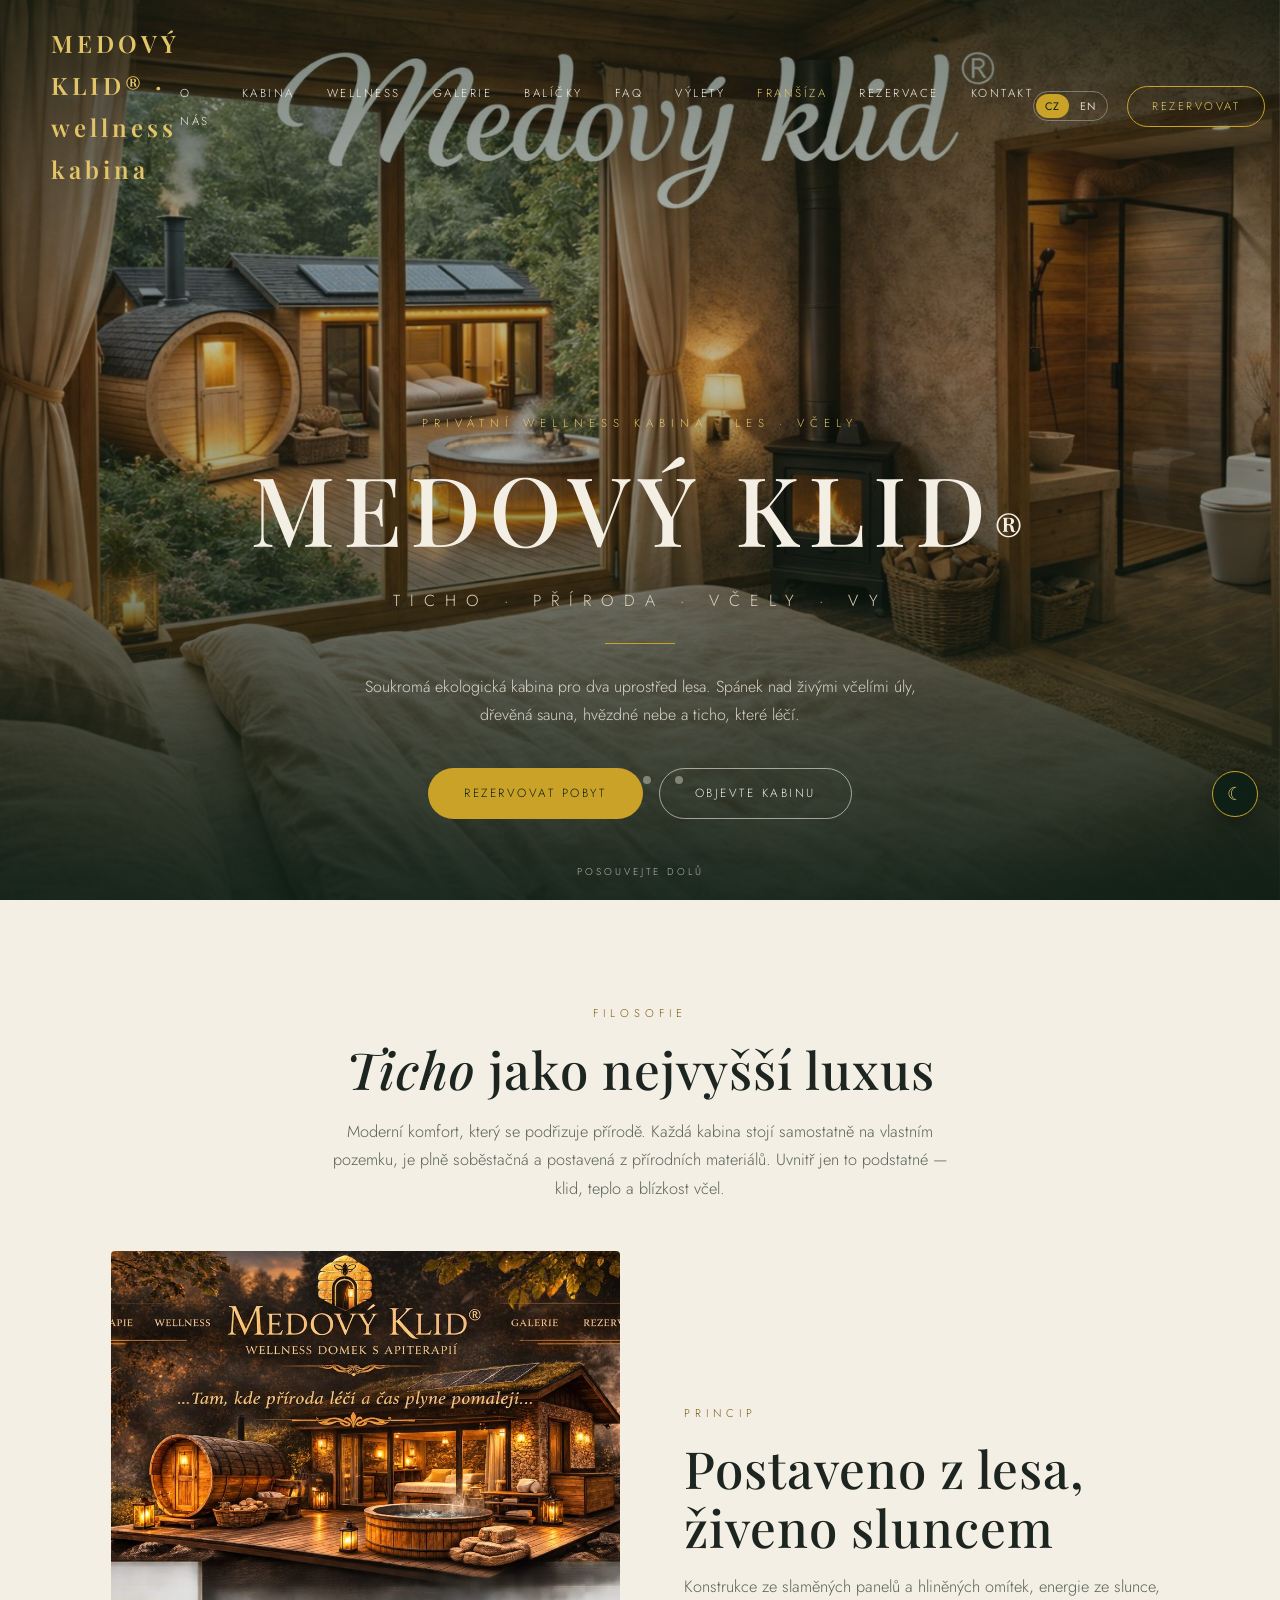
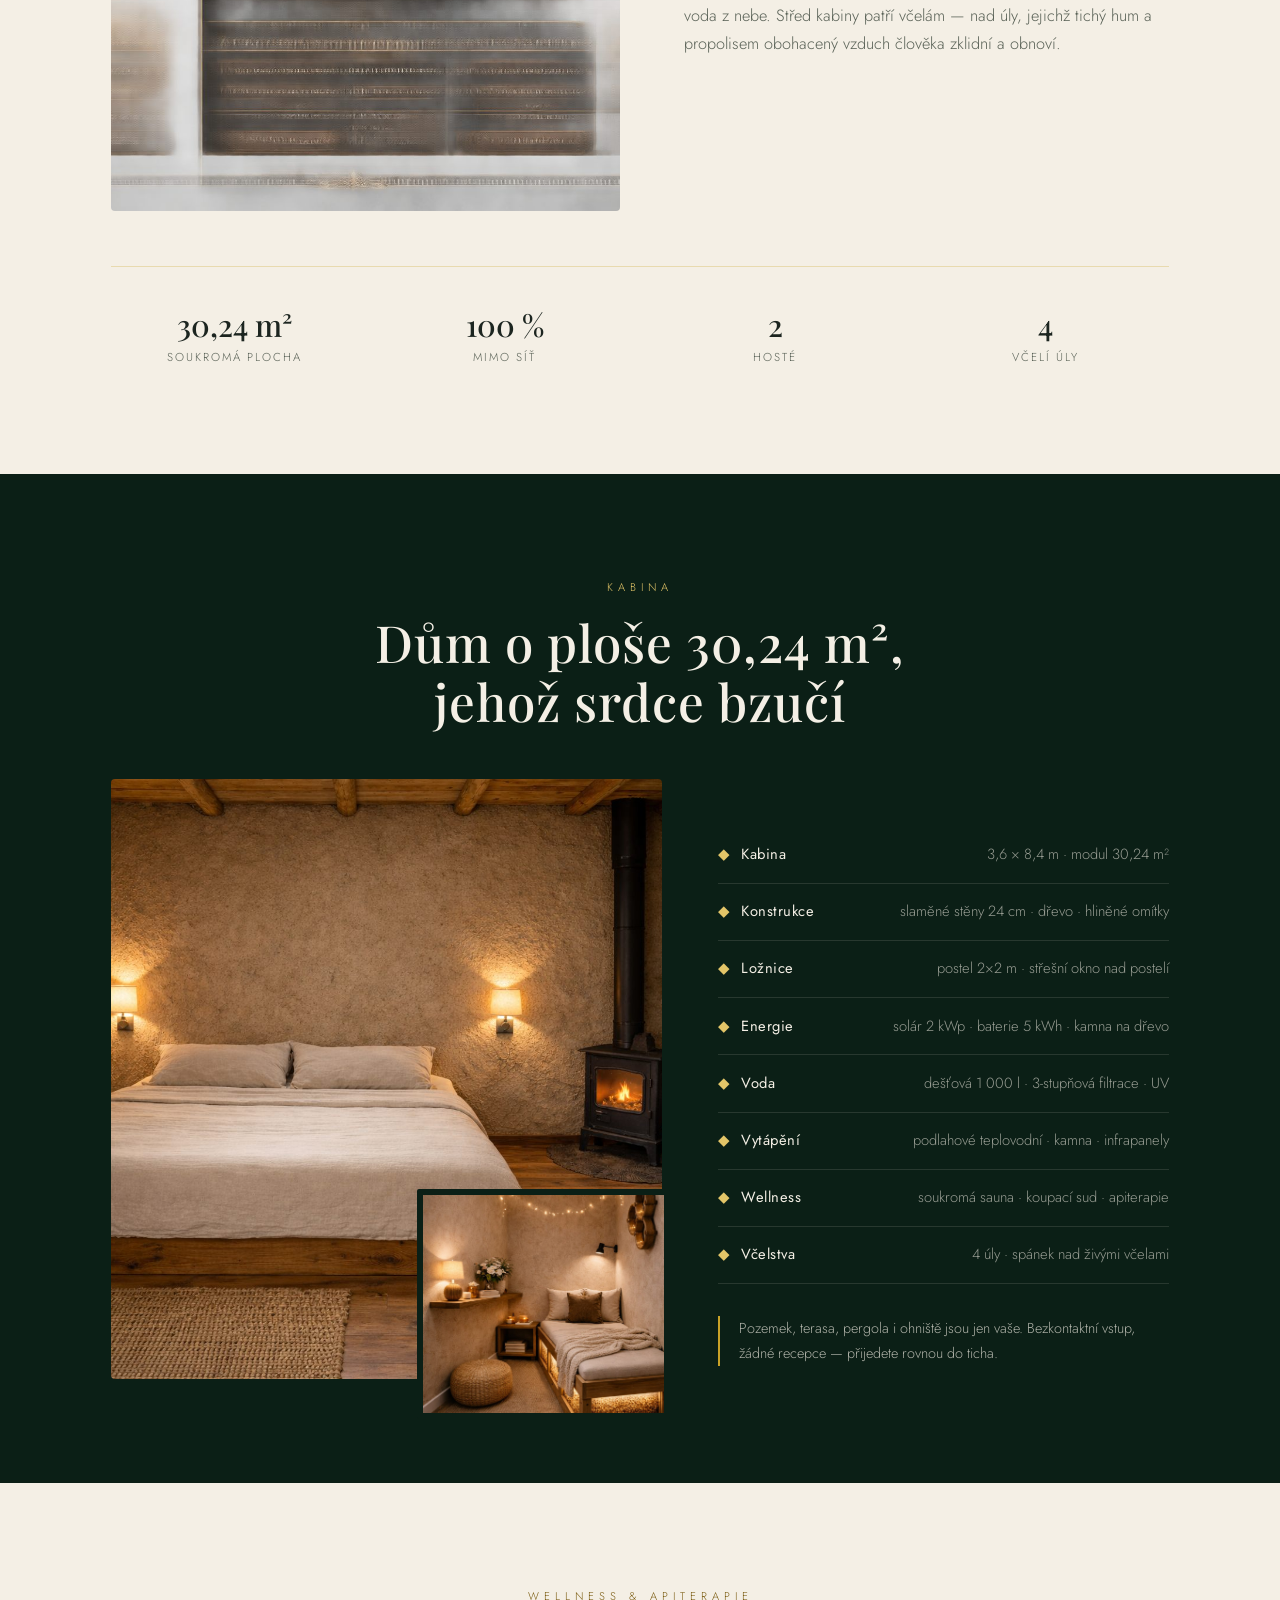
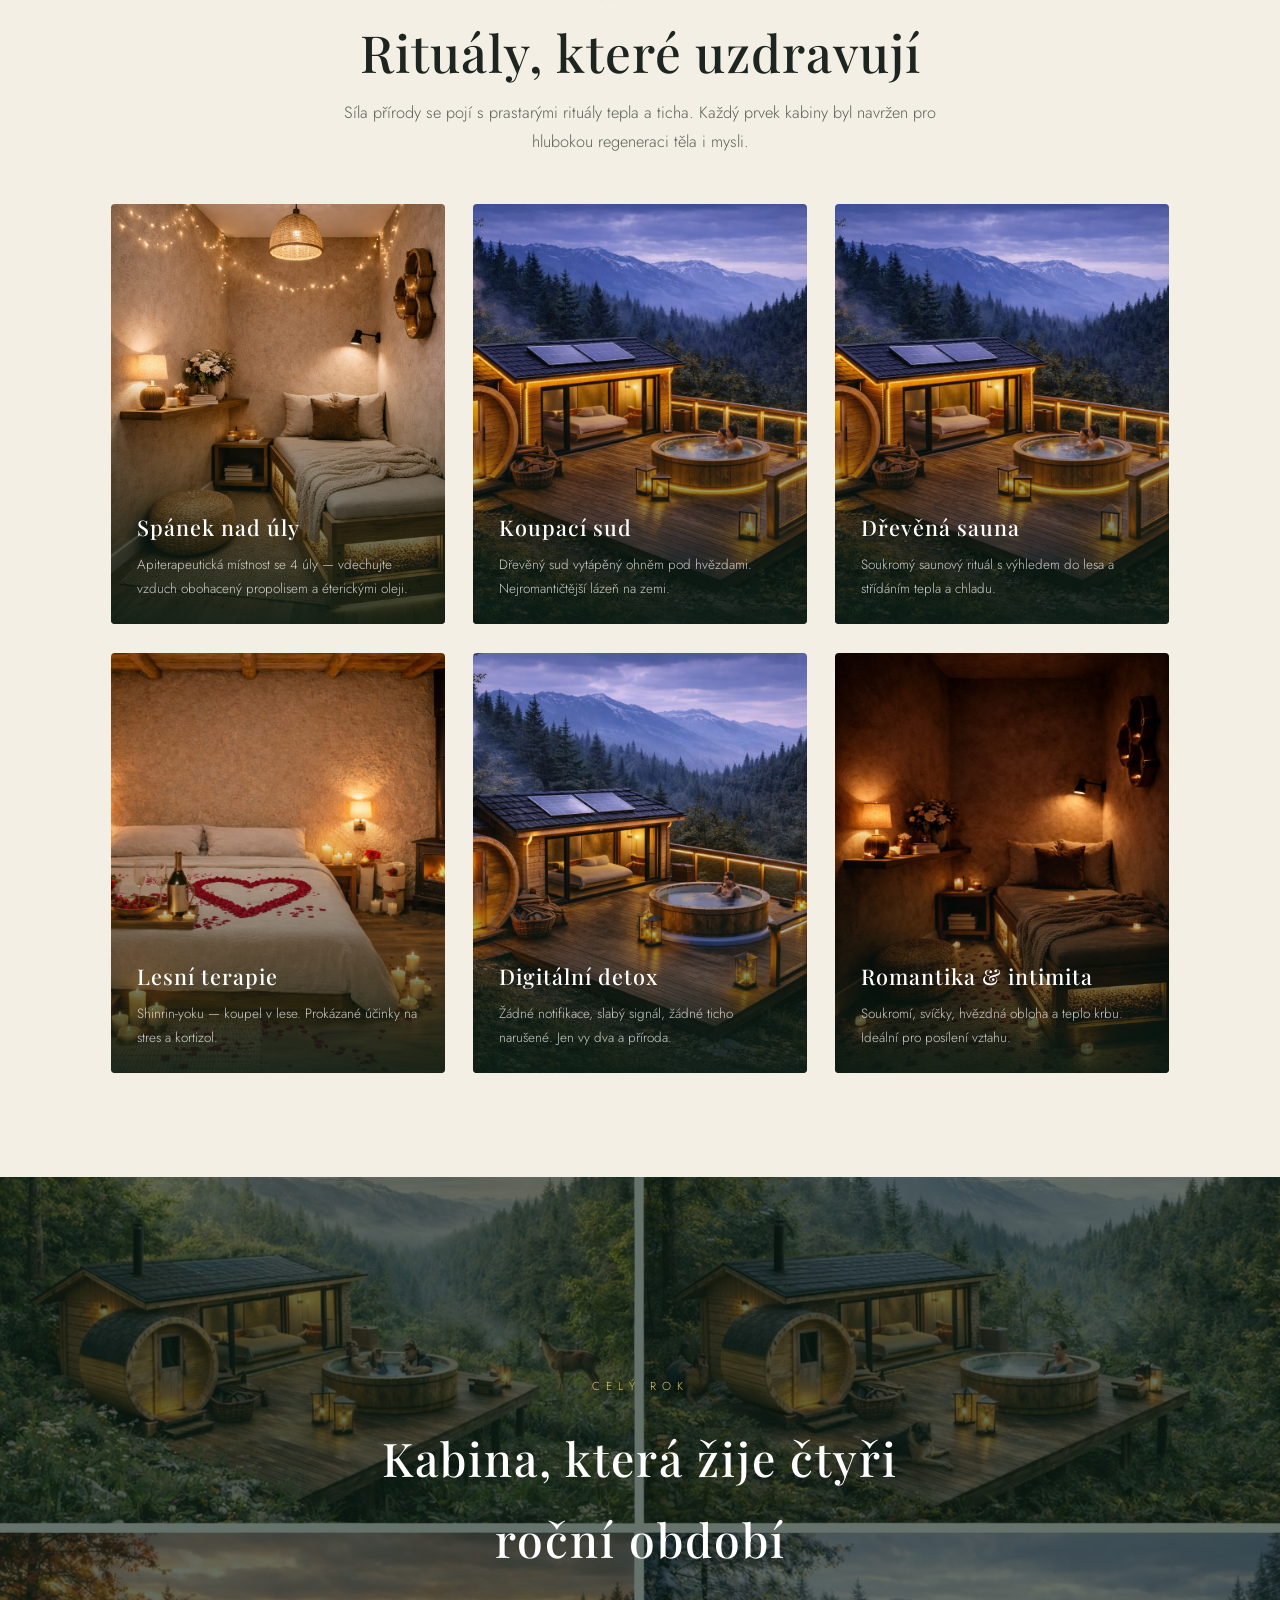
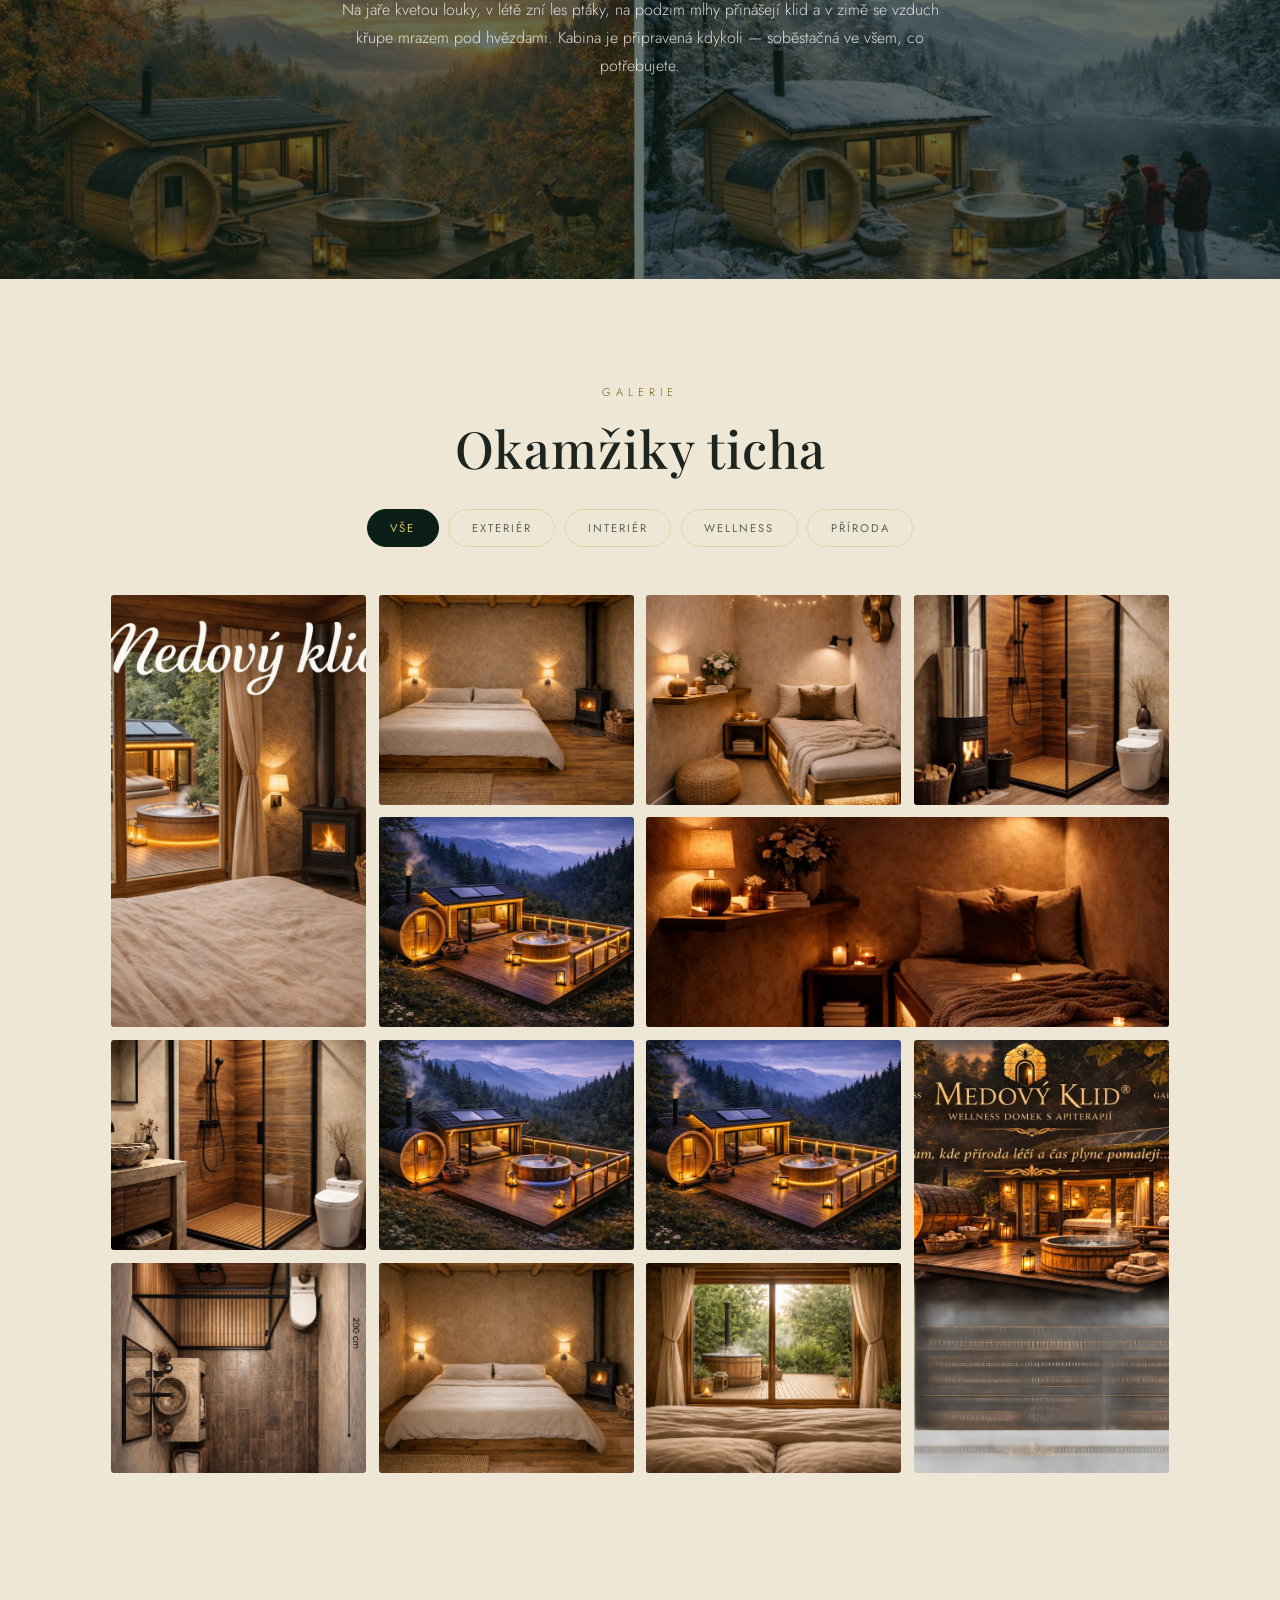
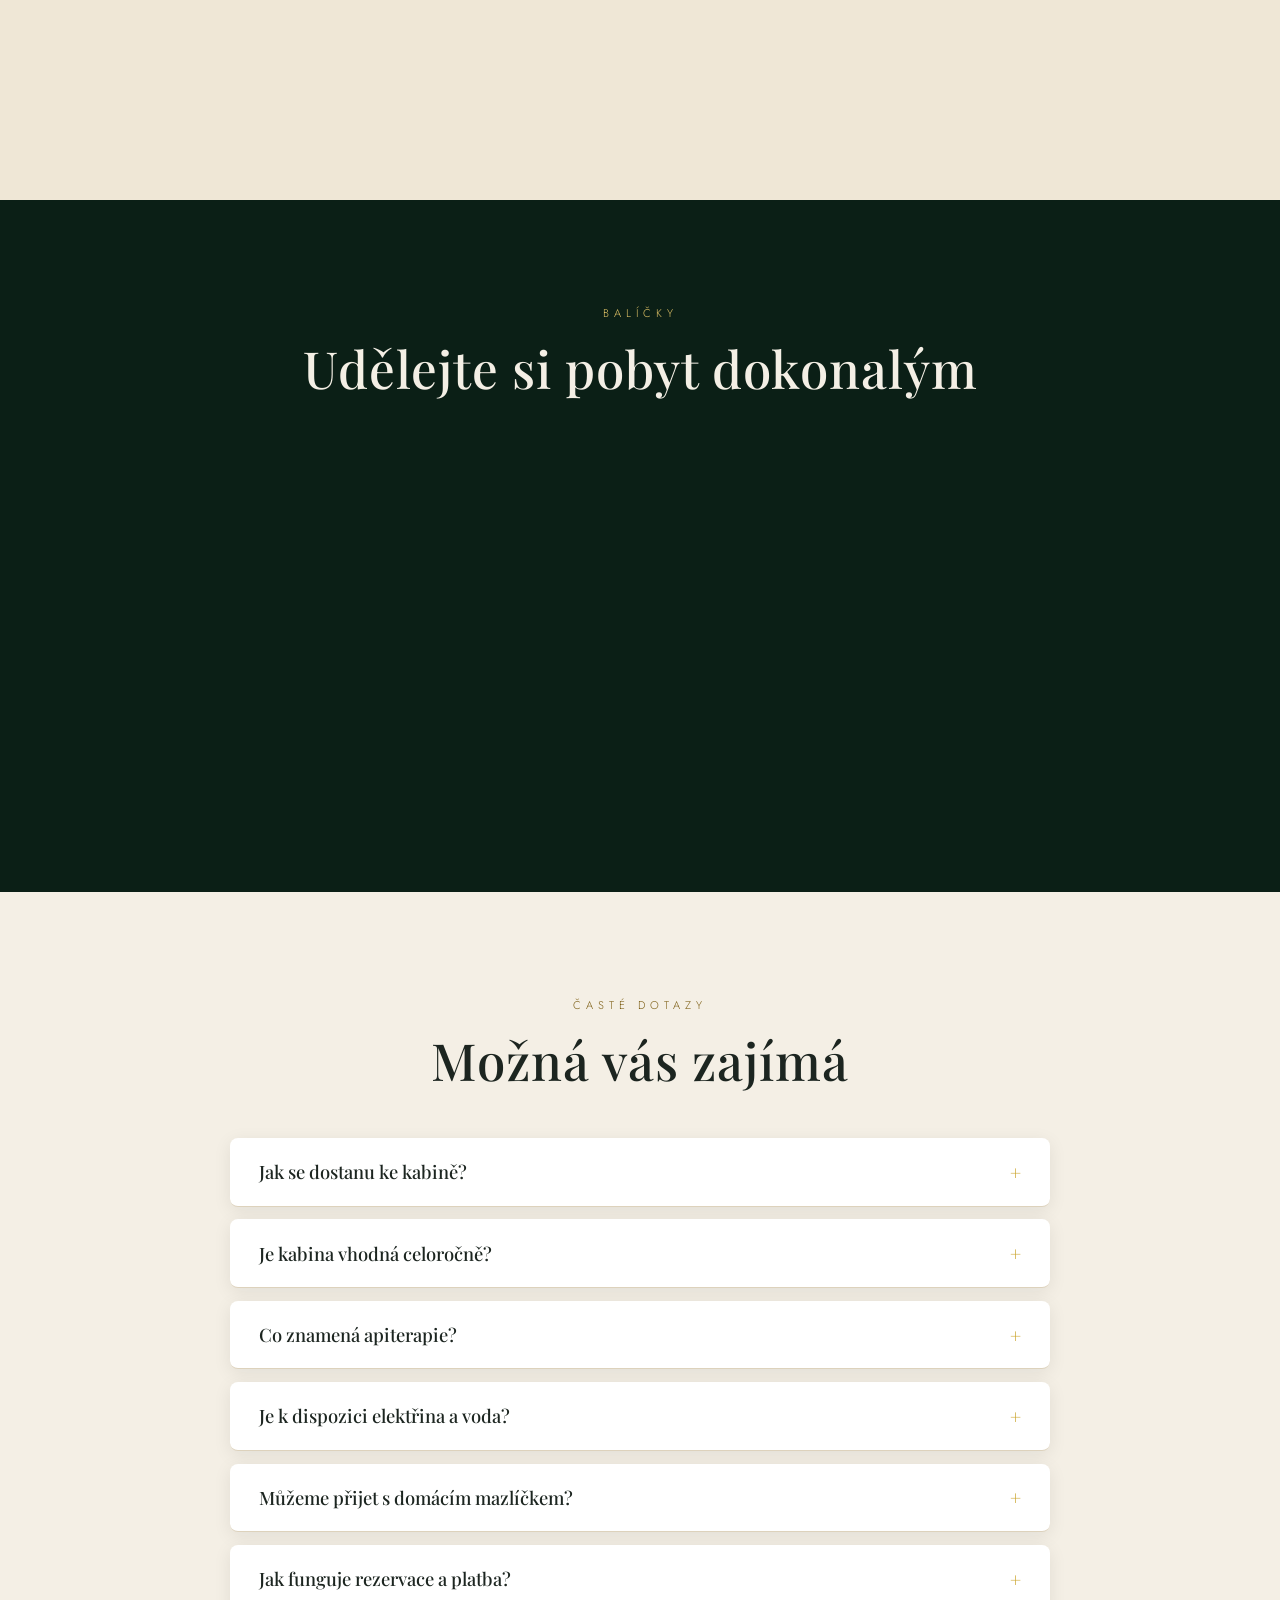
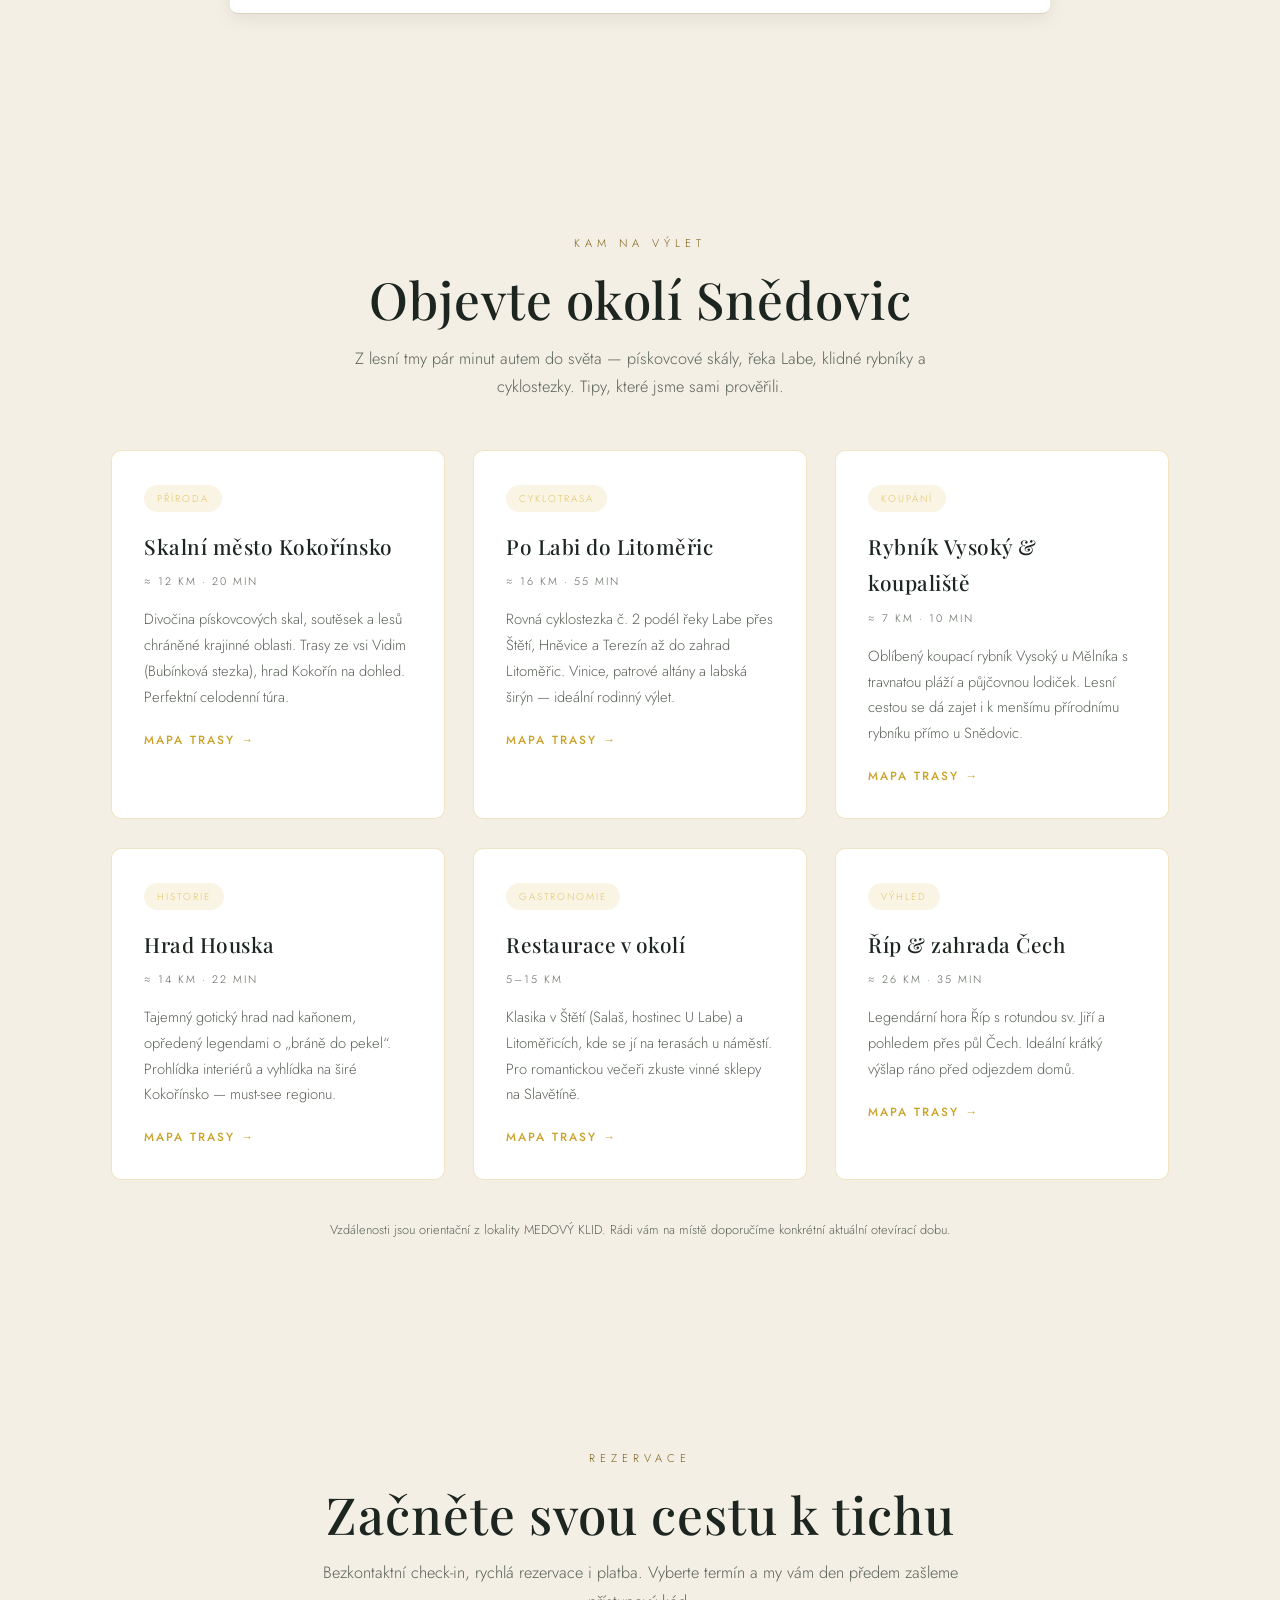
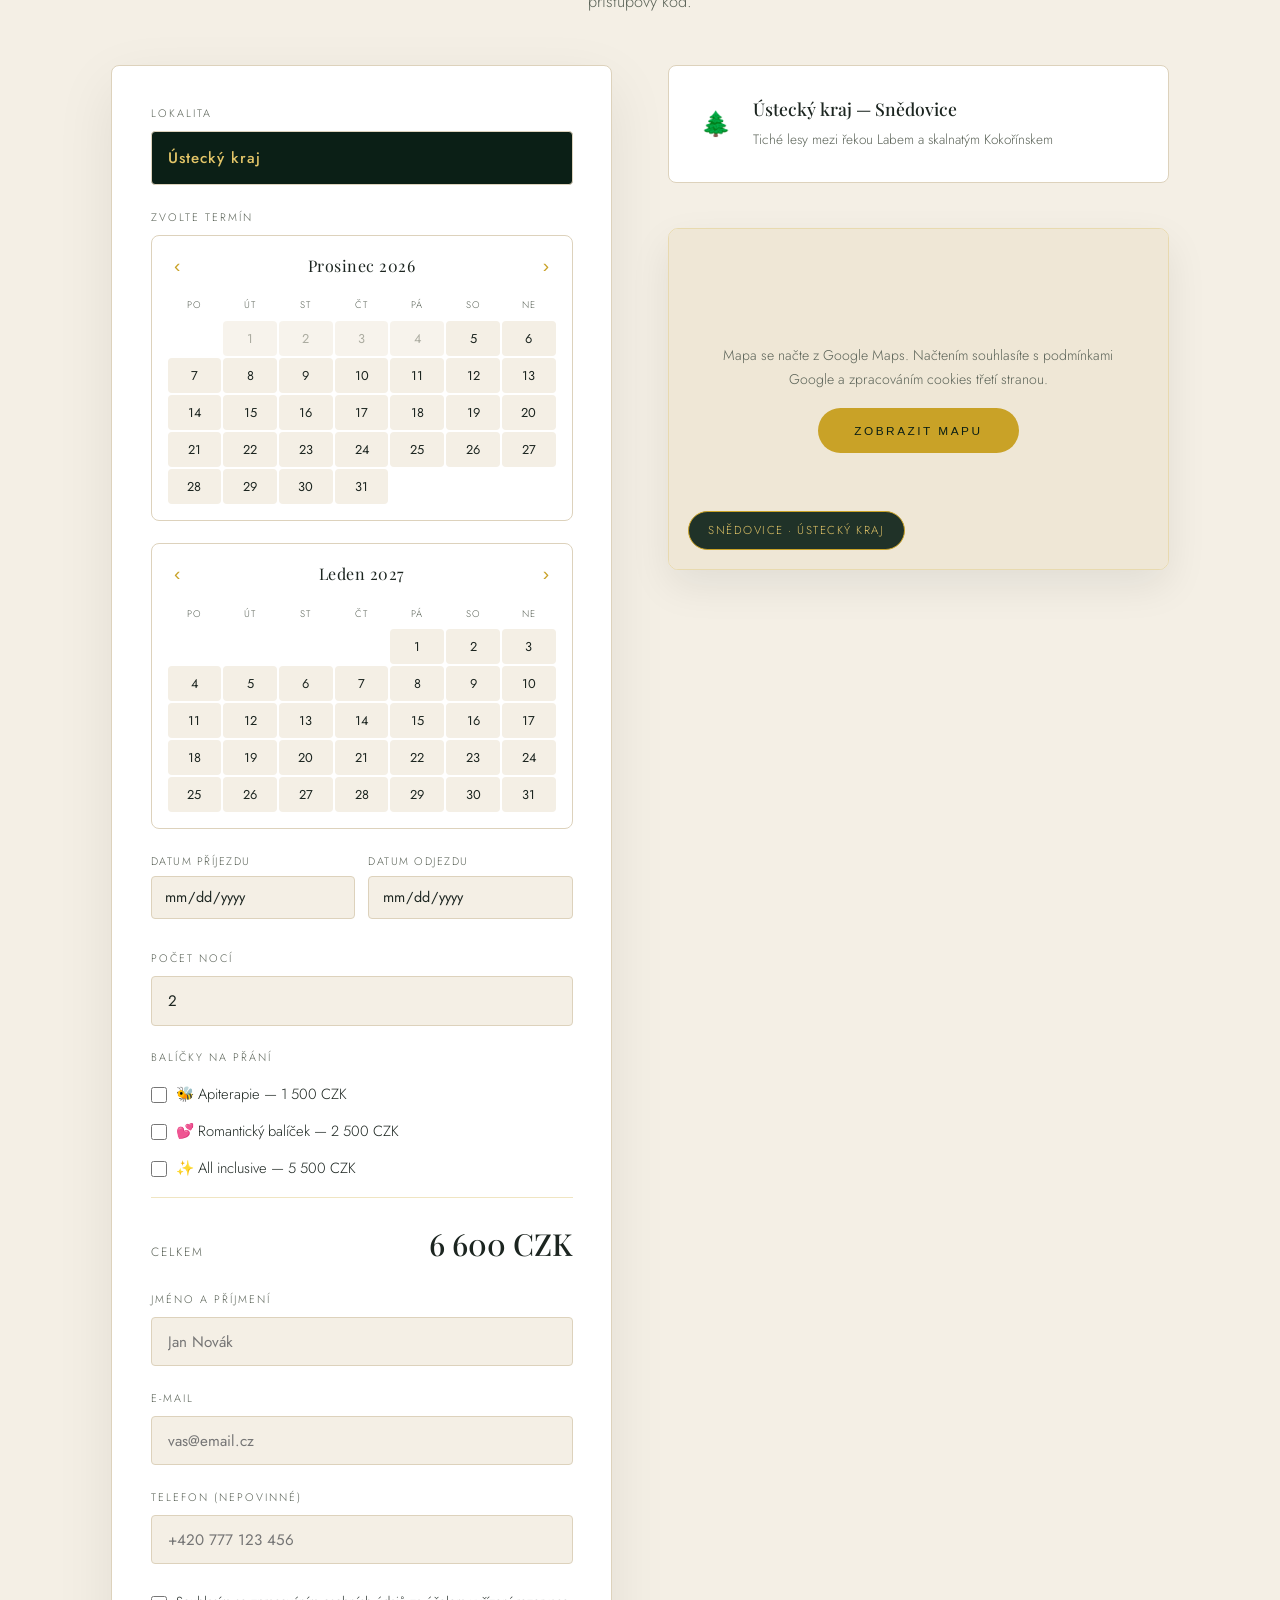
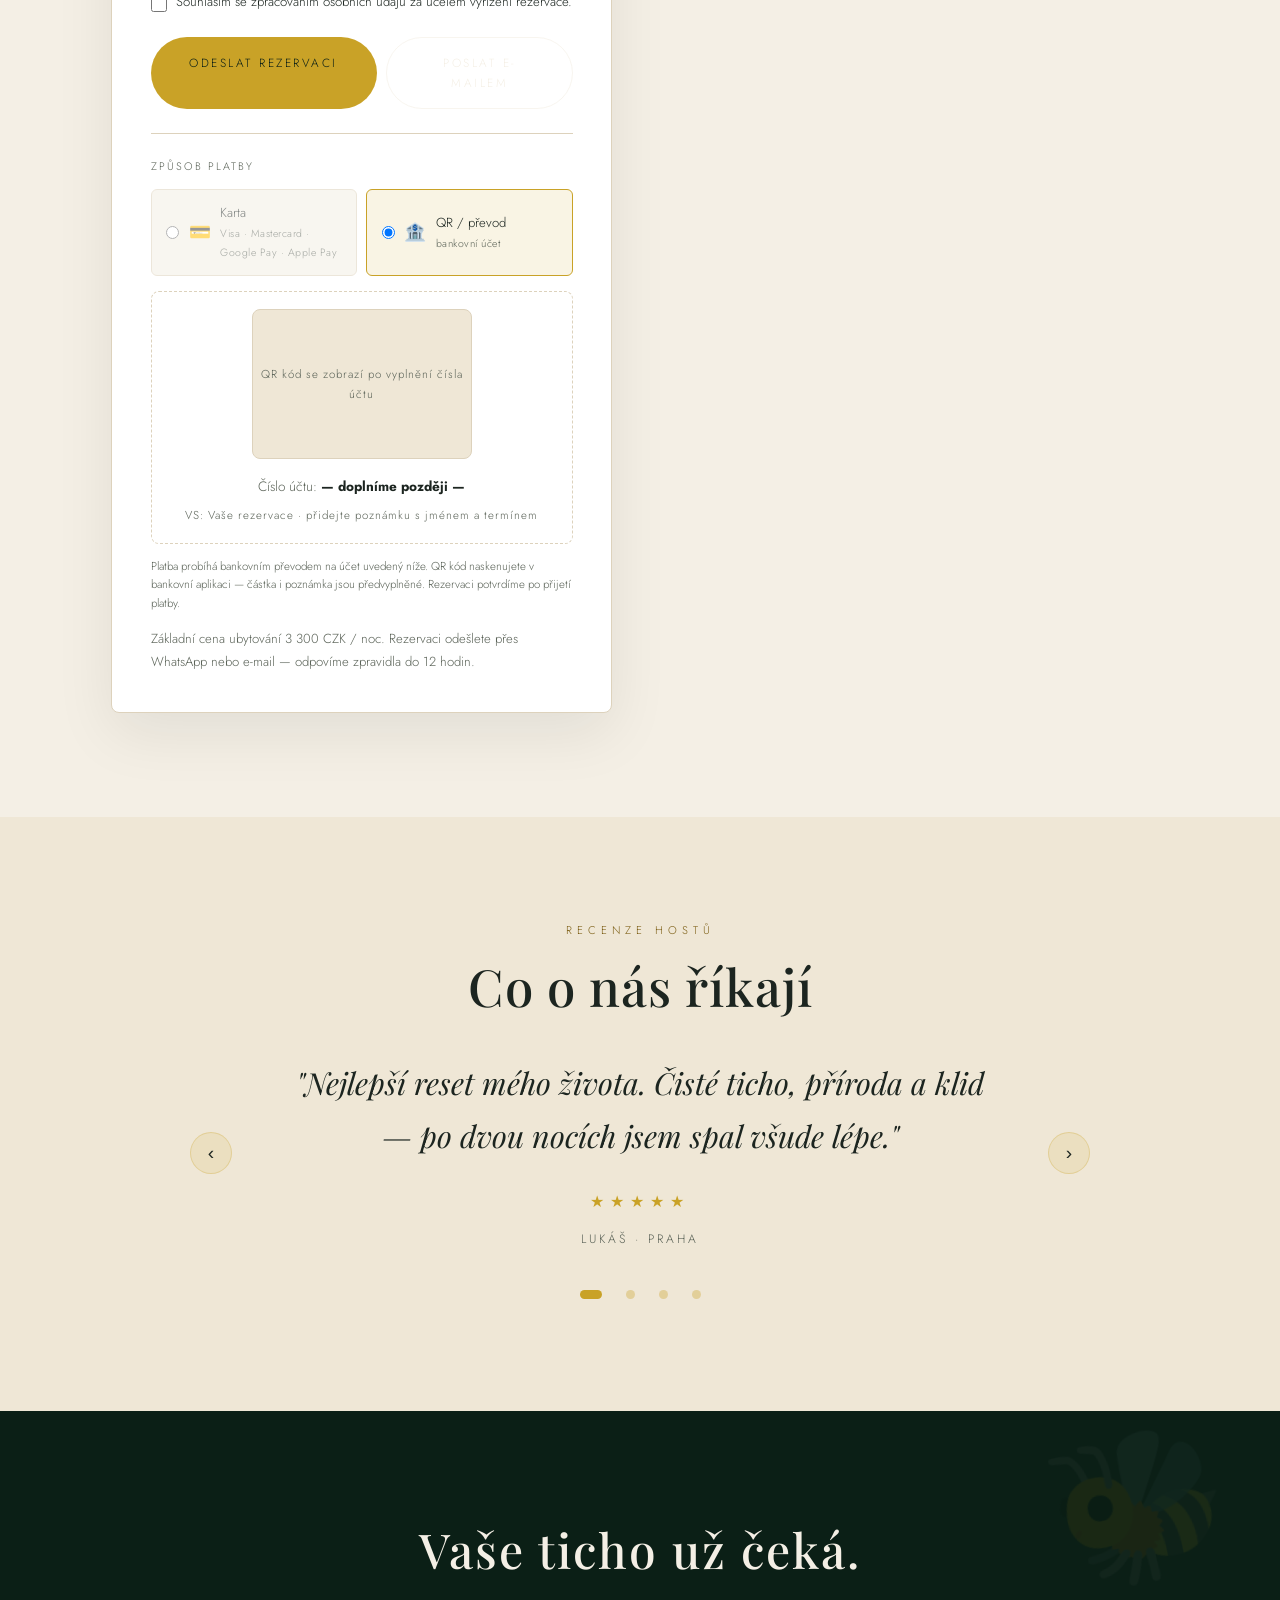
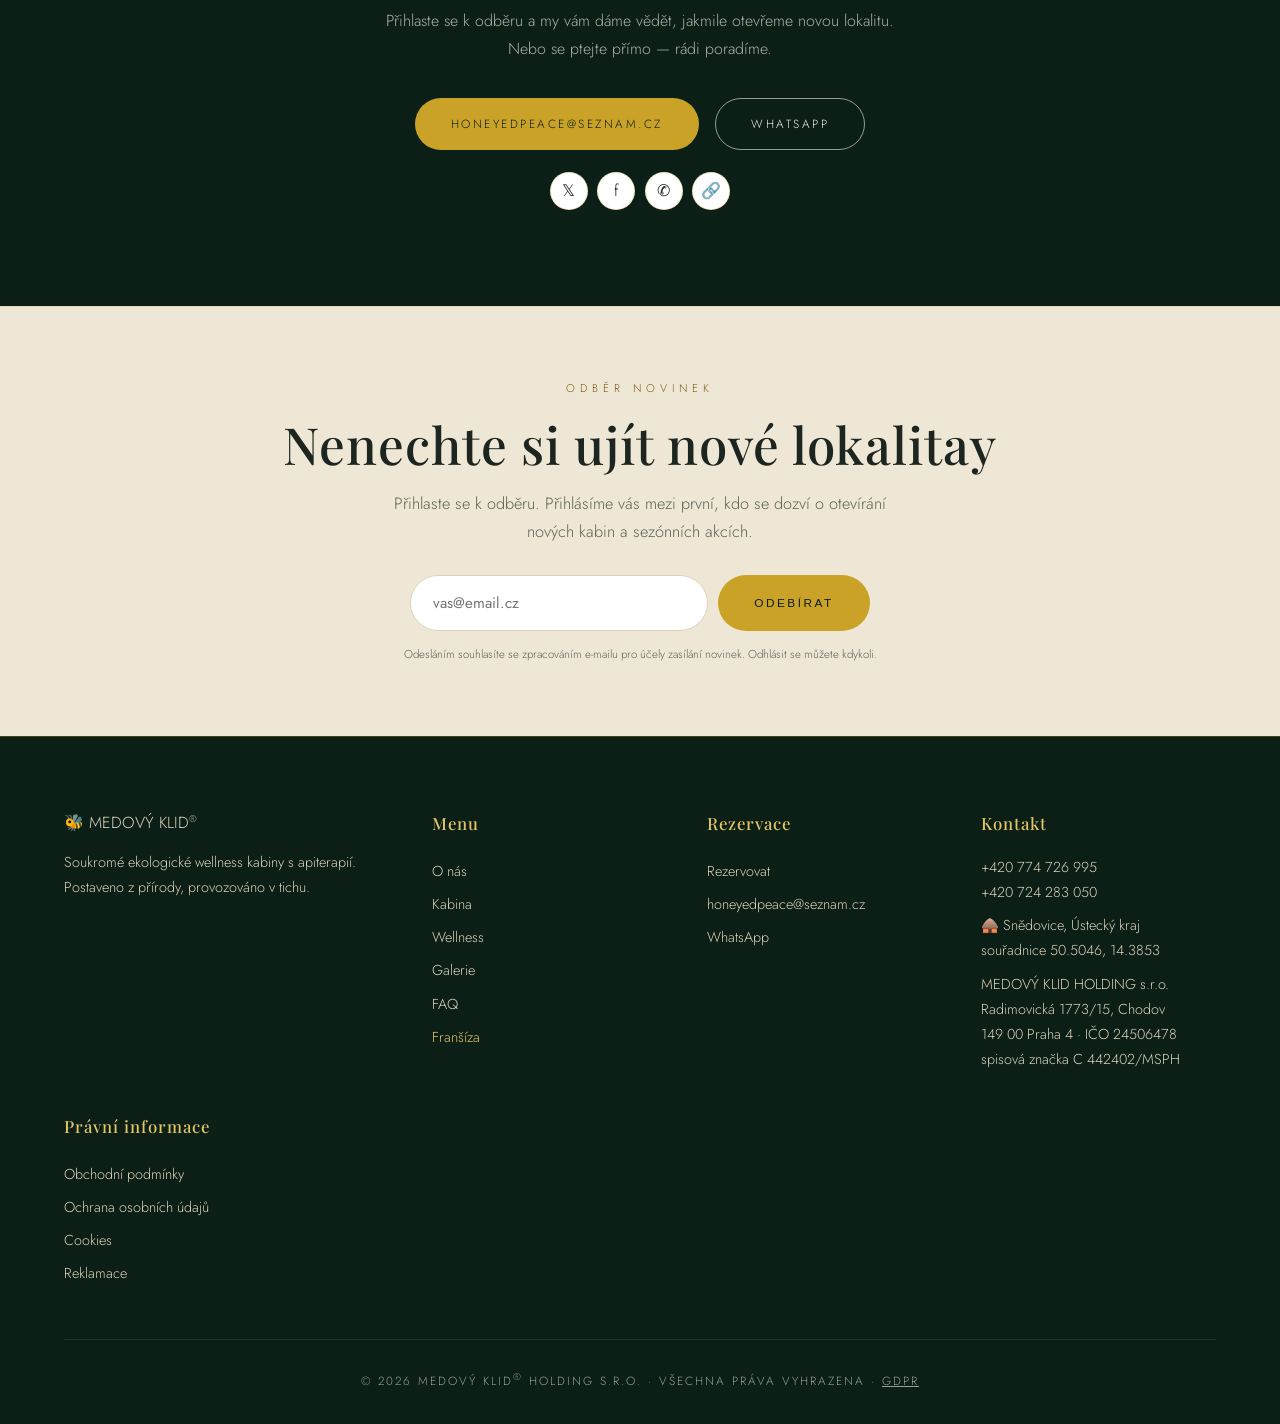
<file: nahled/index.html>
<!DOCTYPE html>
<html lang="cs">
<head>
<meta charset="UTF-8">
<meta name="viewport" content="width=device-width, initial-scale=1.0">
<title>MEDOVÝ KLID® — přesměrování</title>
<meta http-equiv="refresh" content="0; url=../web/">
<script>location.replace('../web/');</script>
</head>
<body>
<p>Přesměrovávám na nový web MEDOVÝ KLID®&hellip; <a href="../web/">Pokračovat</a></p>
</body>
</html>
</file>
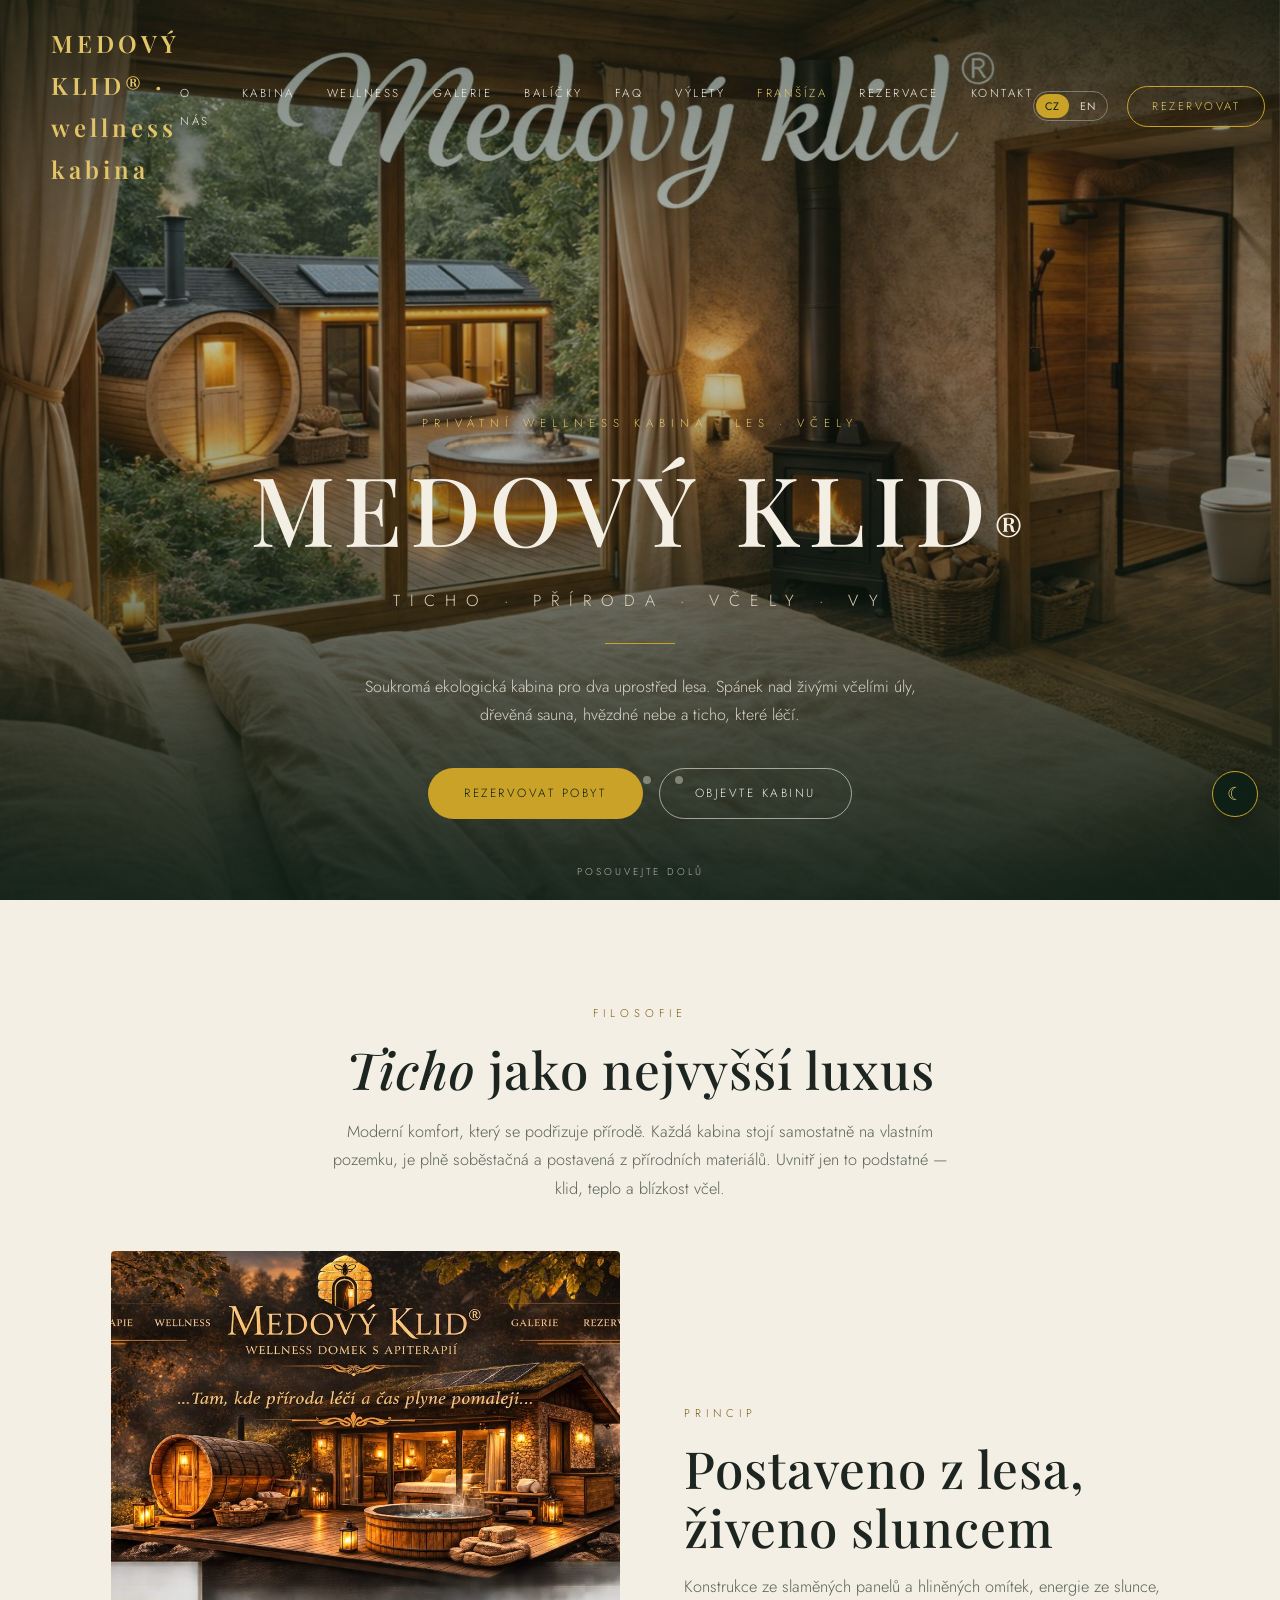
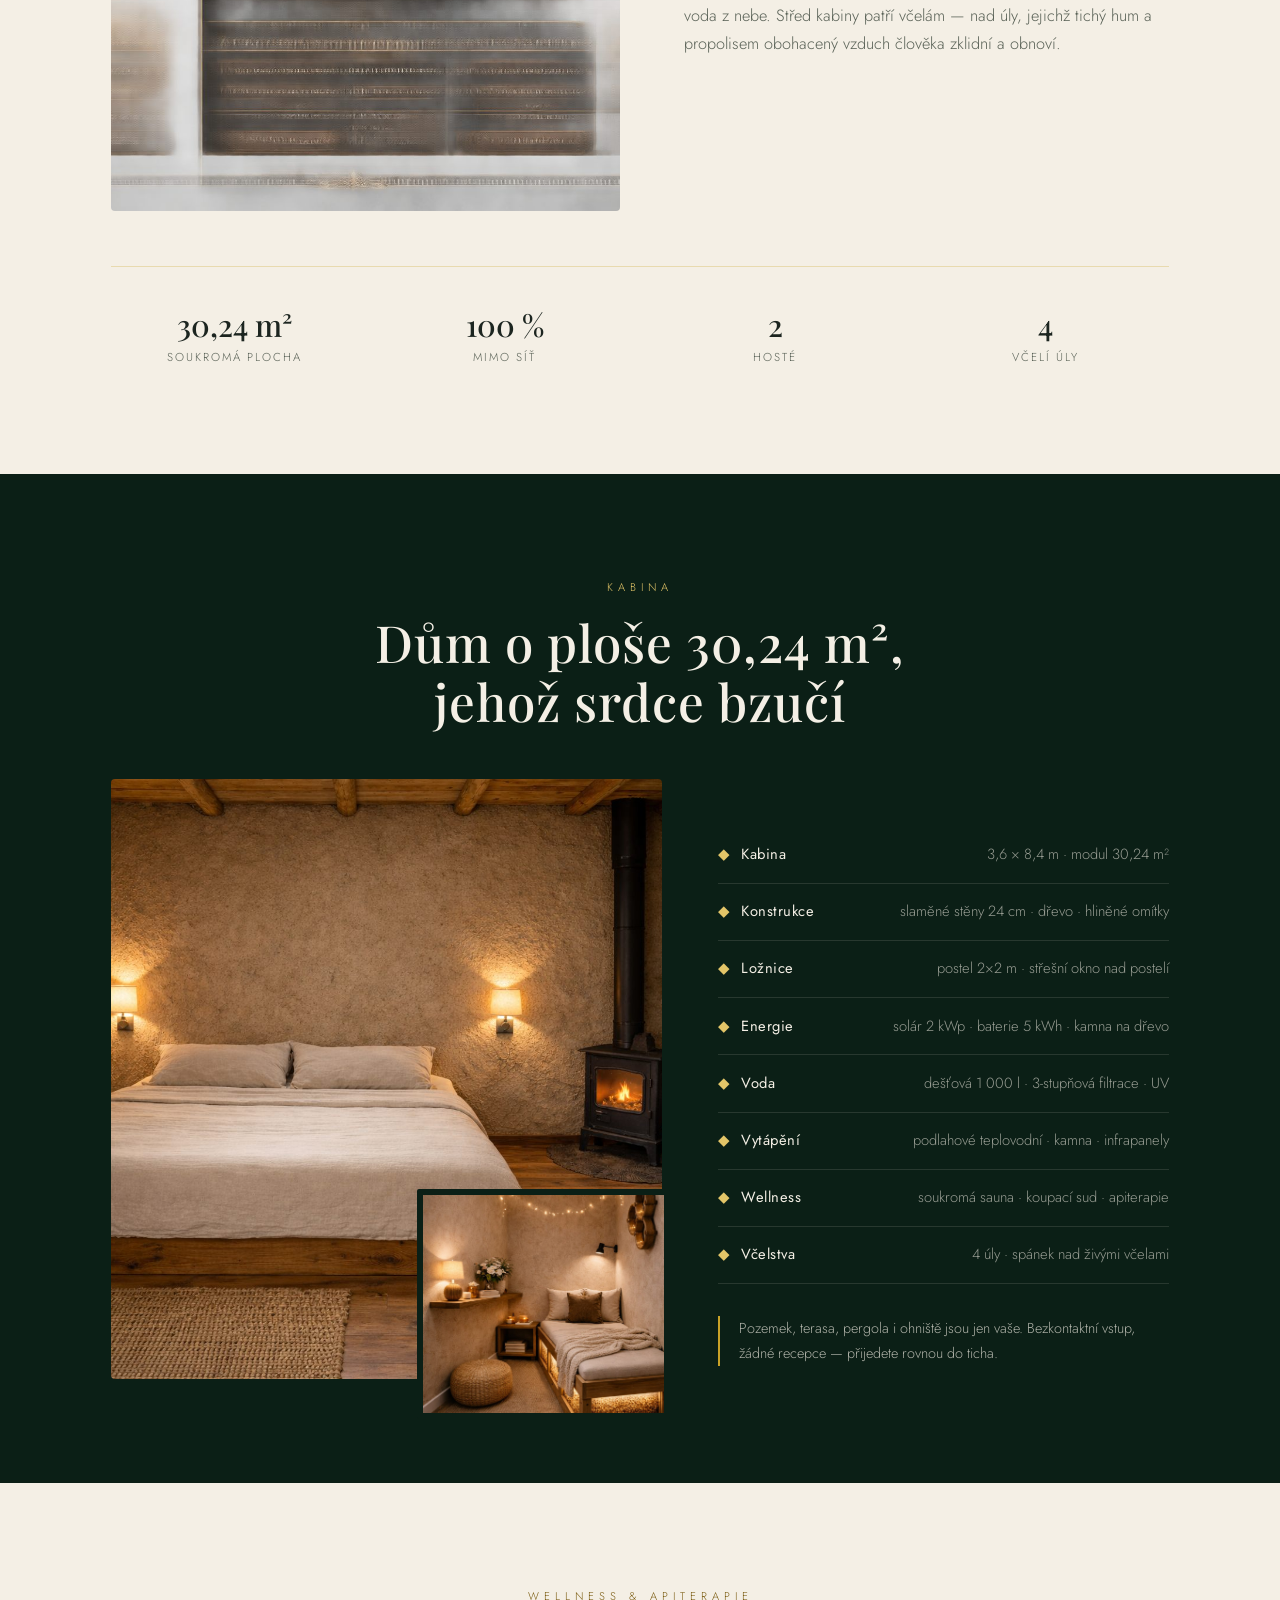
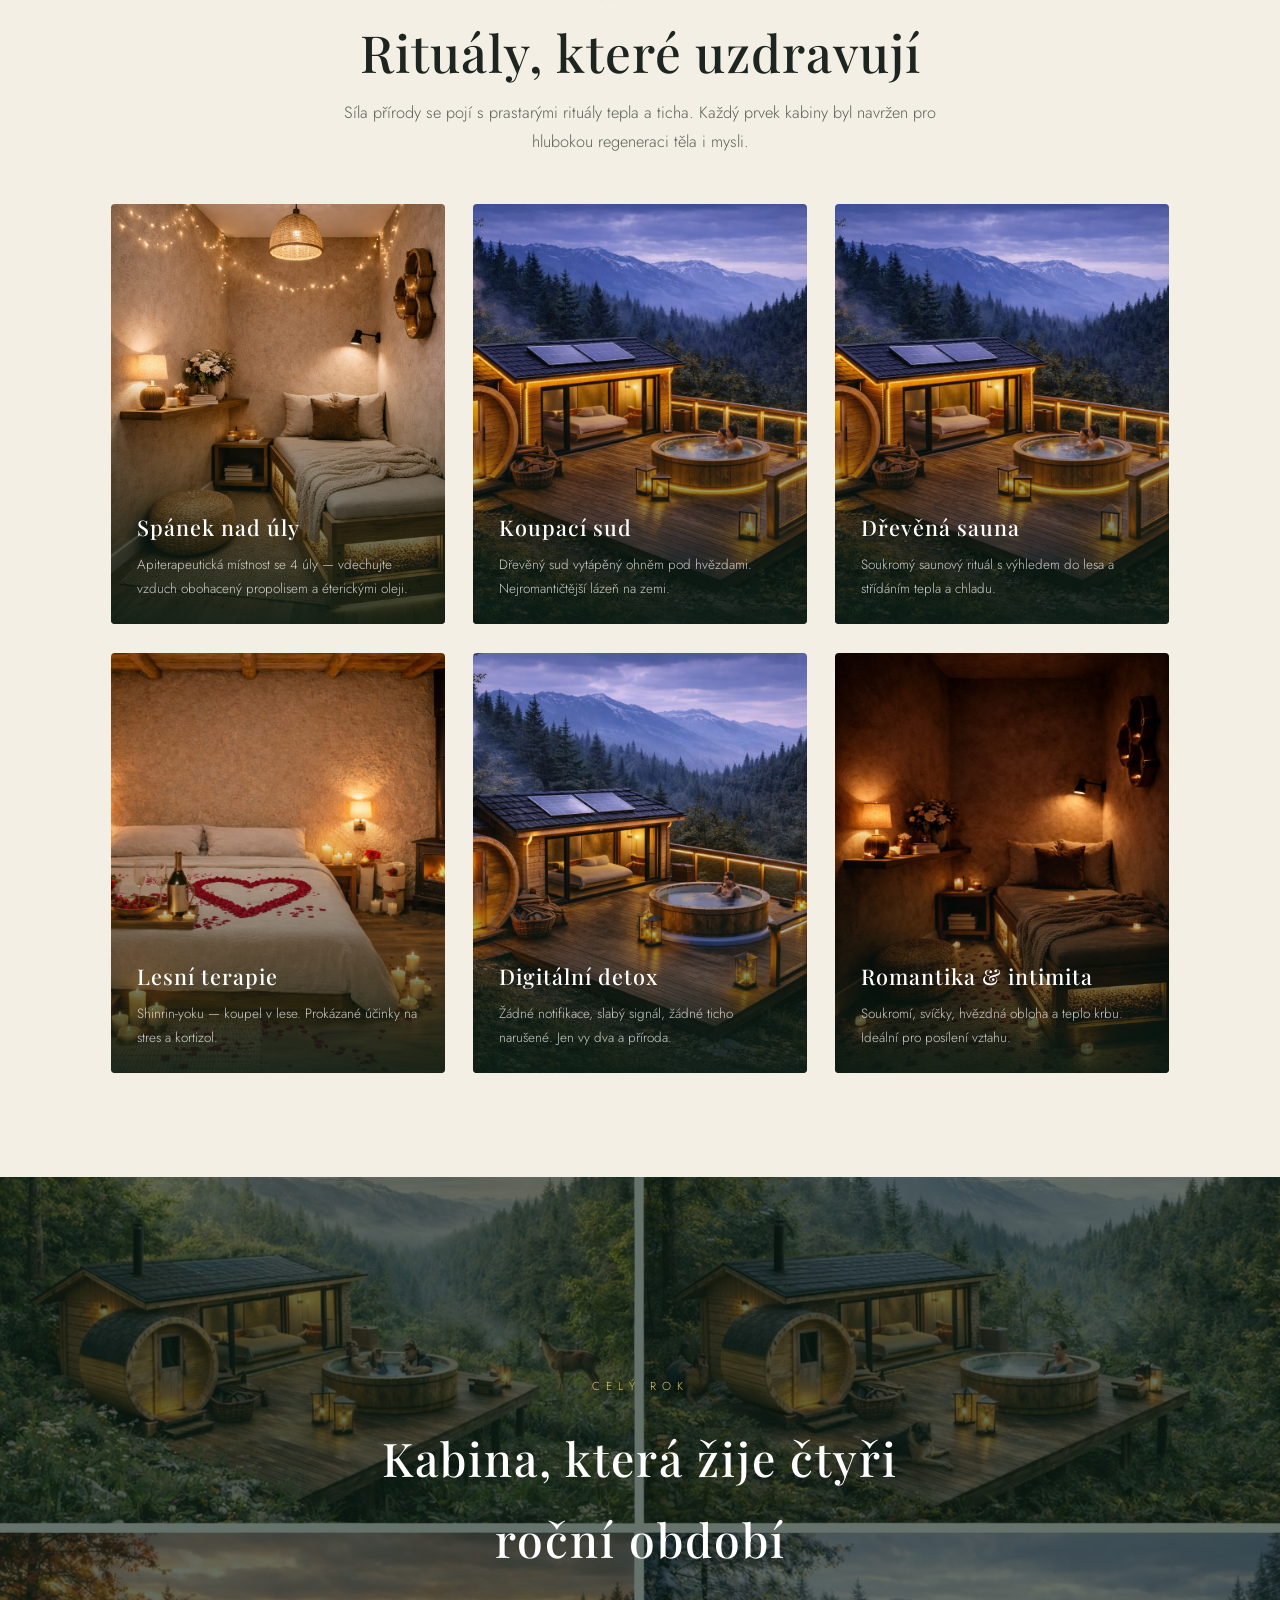
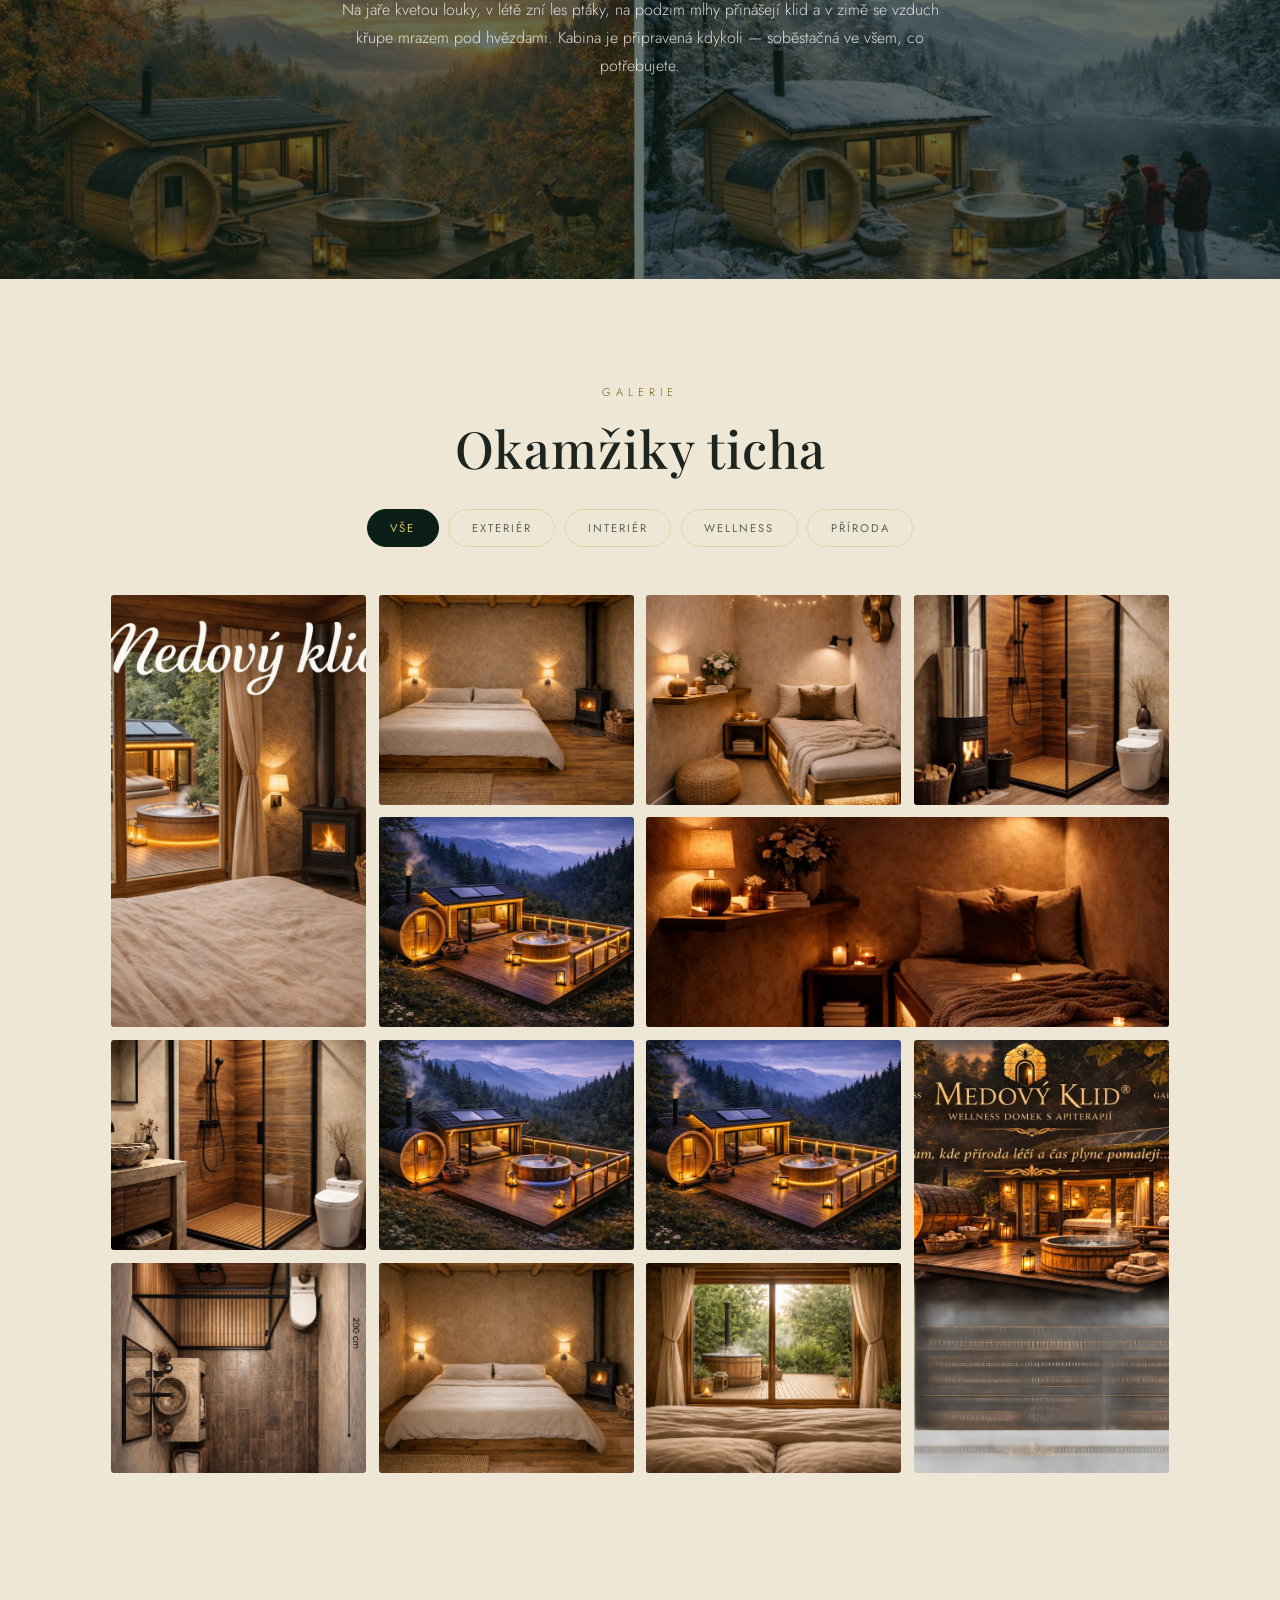
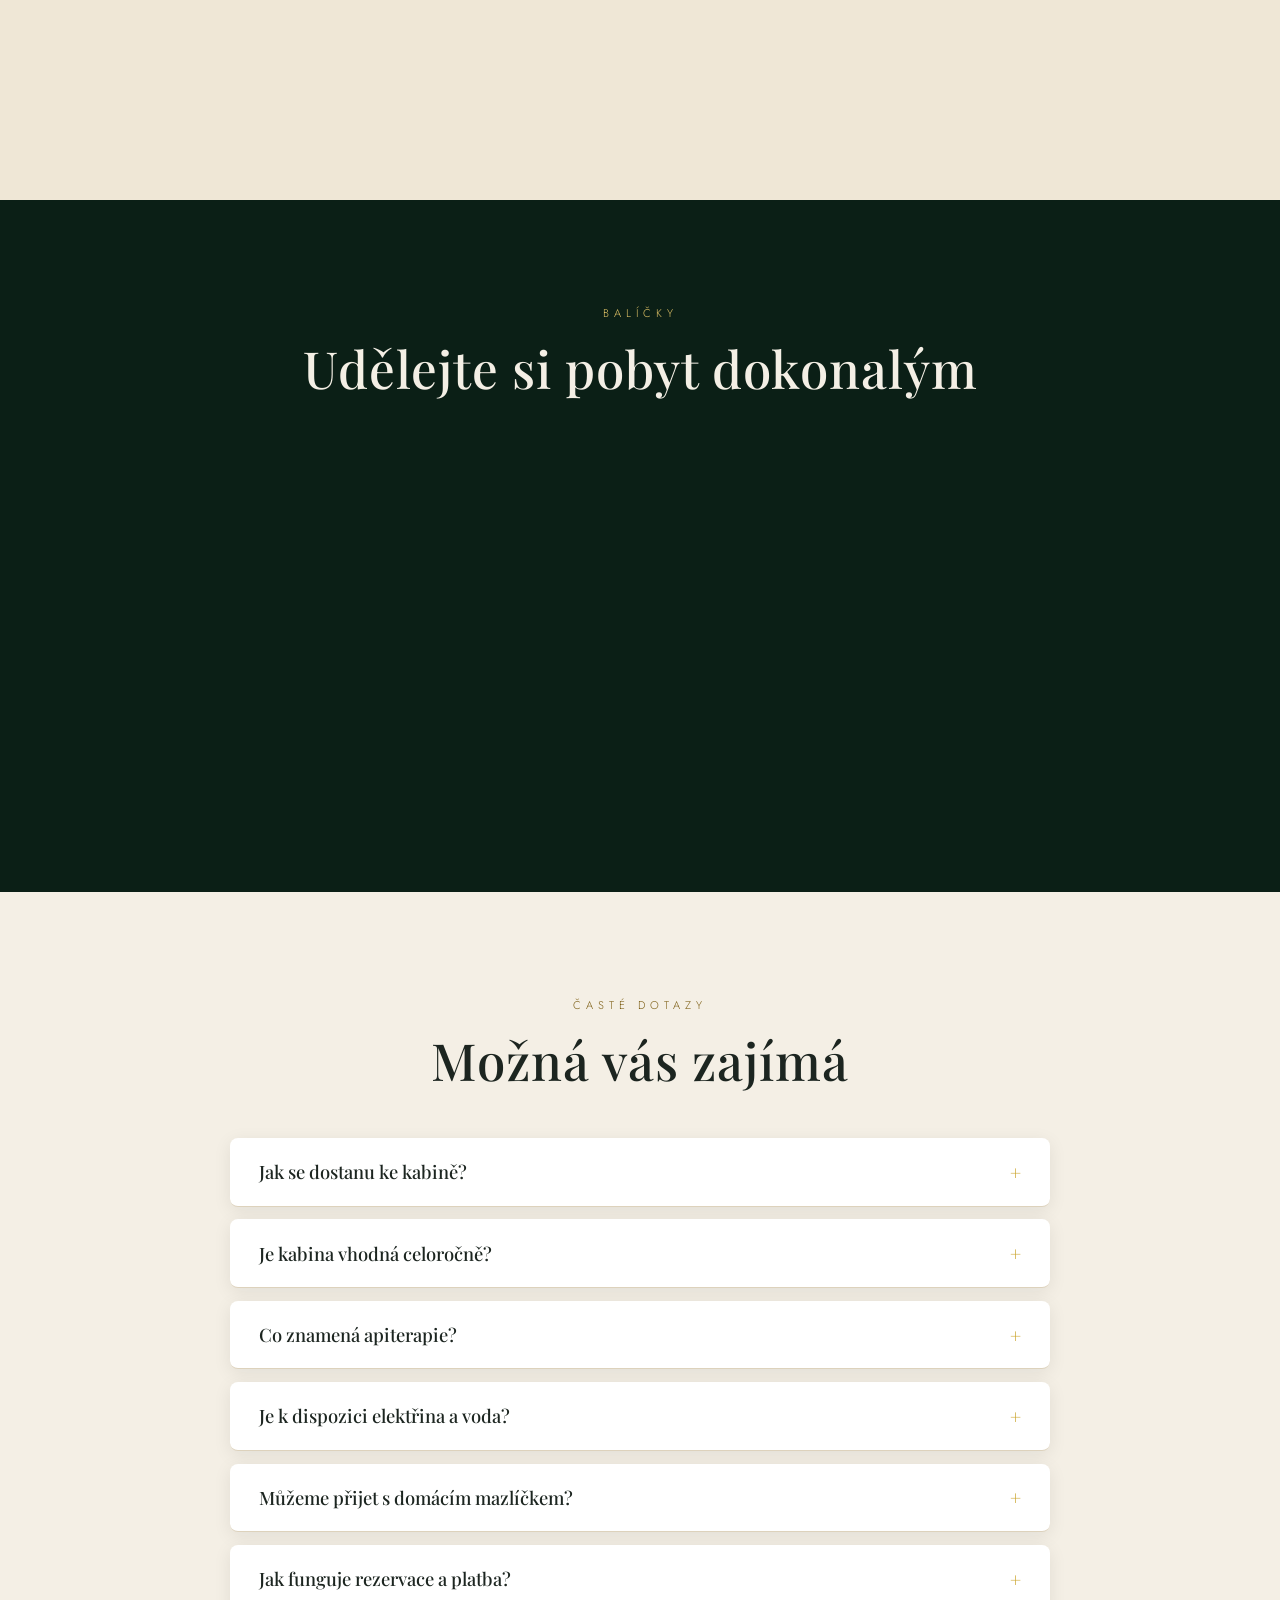
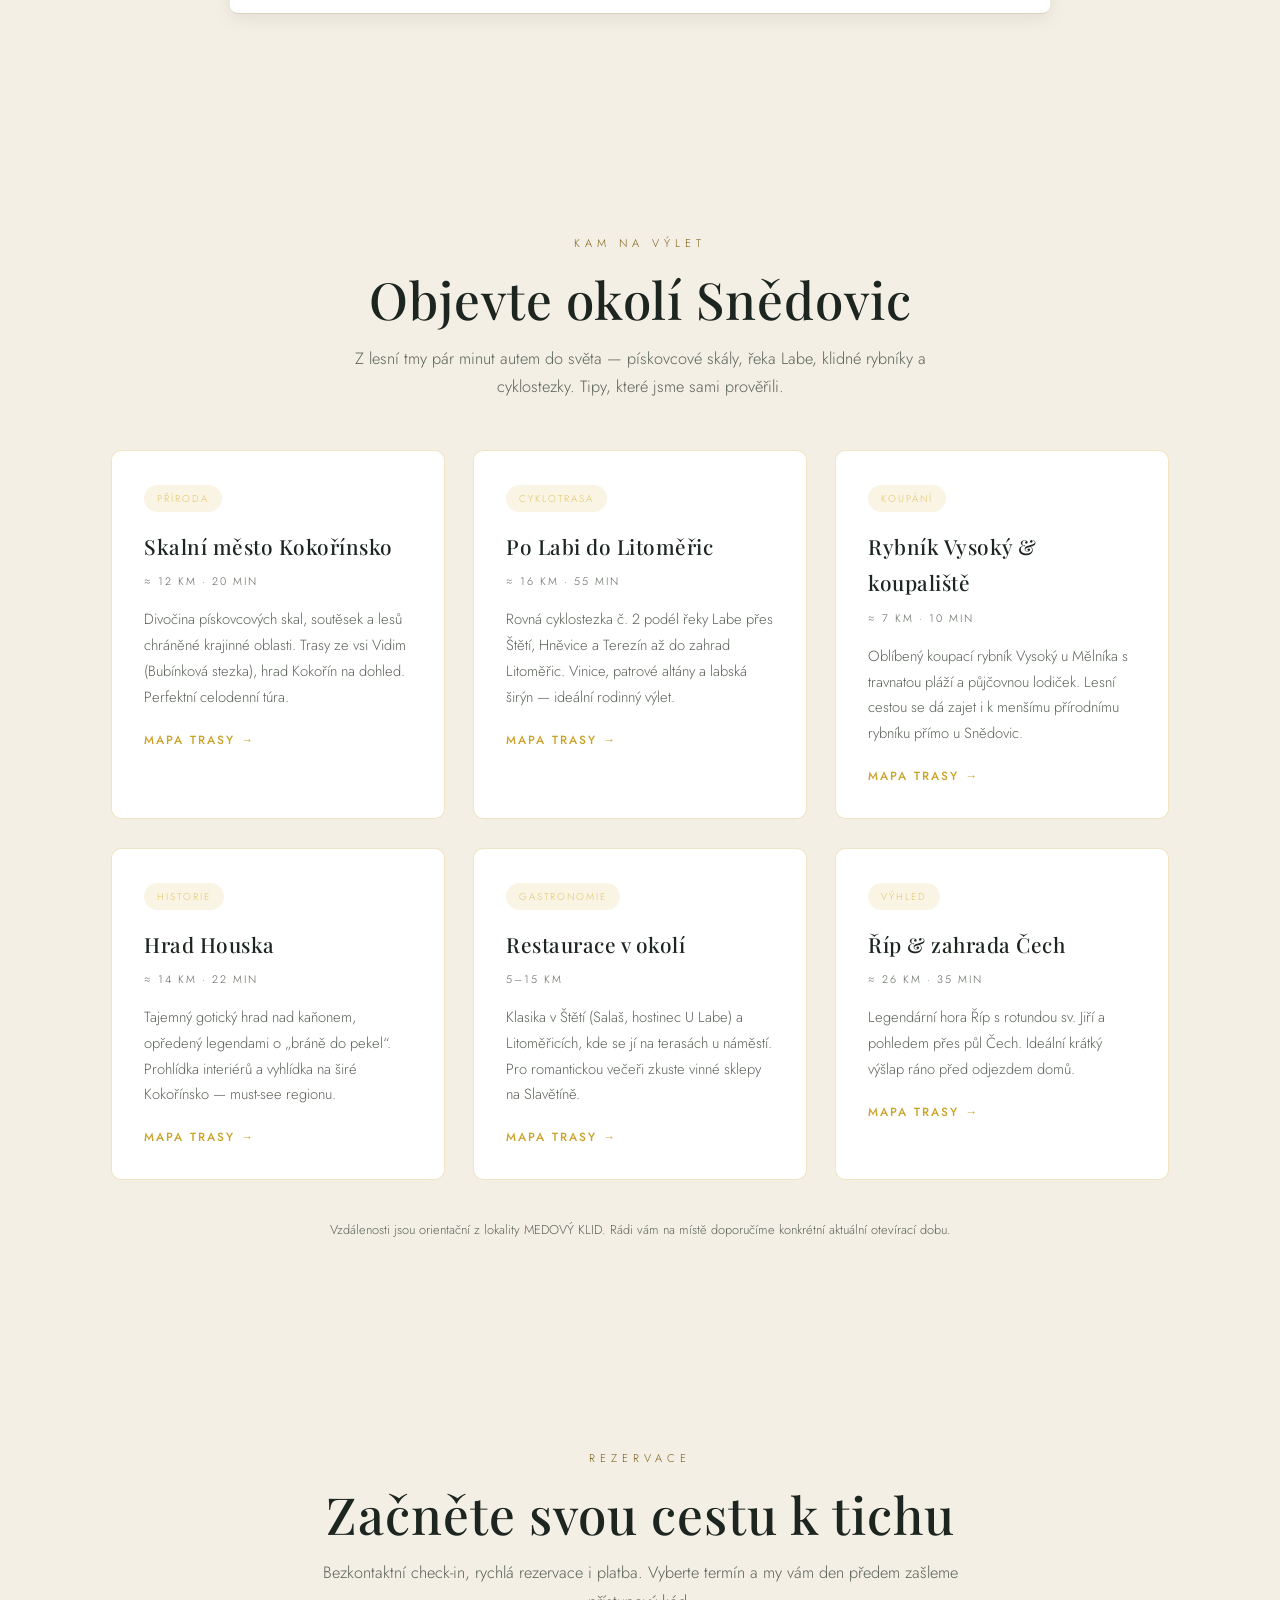
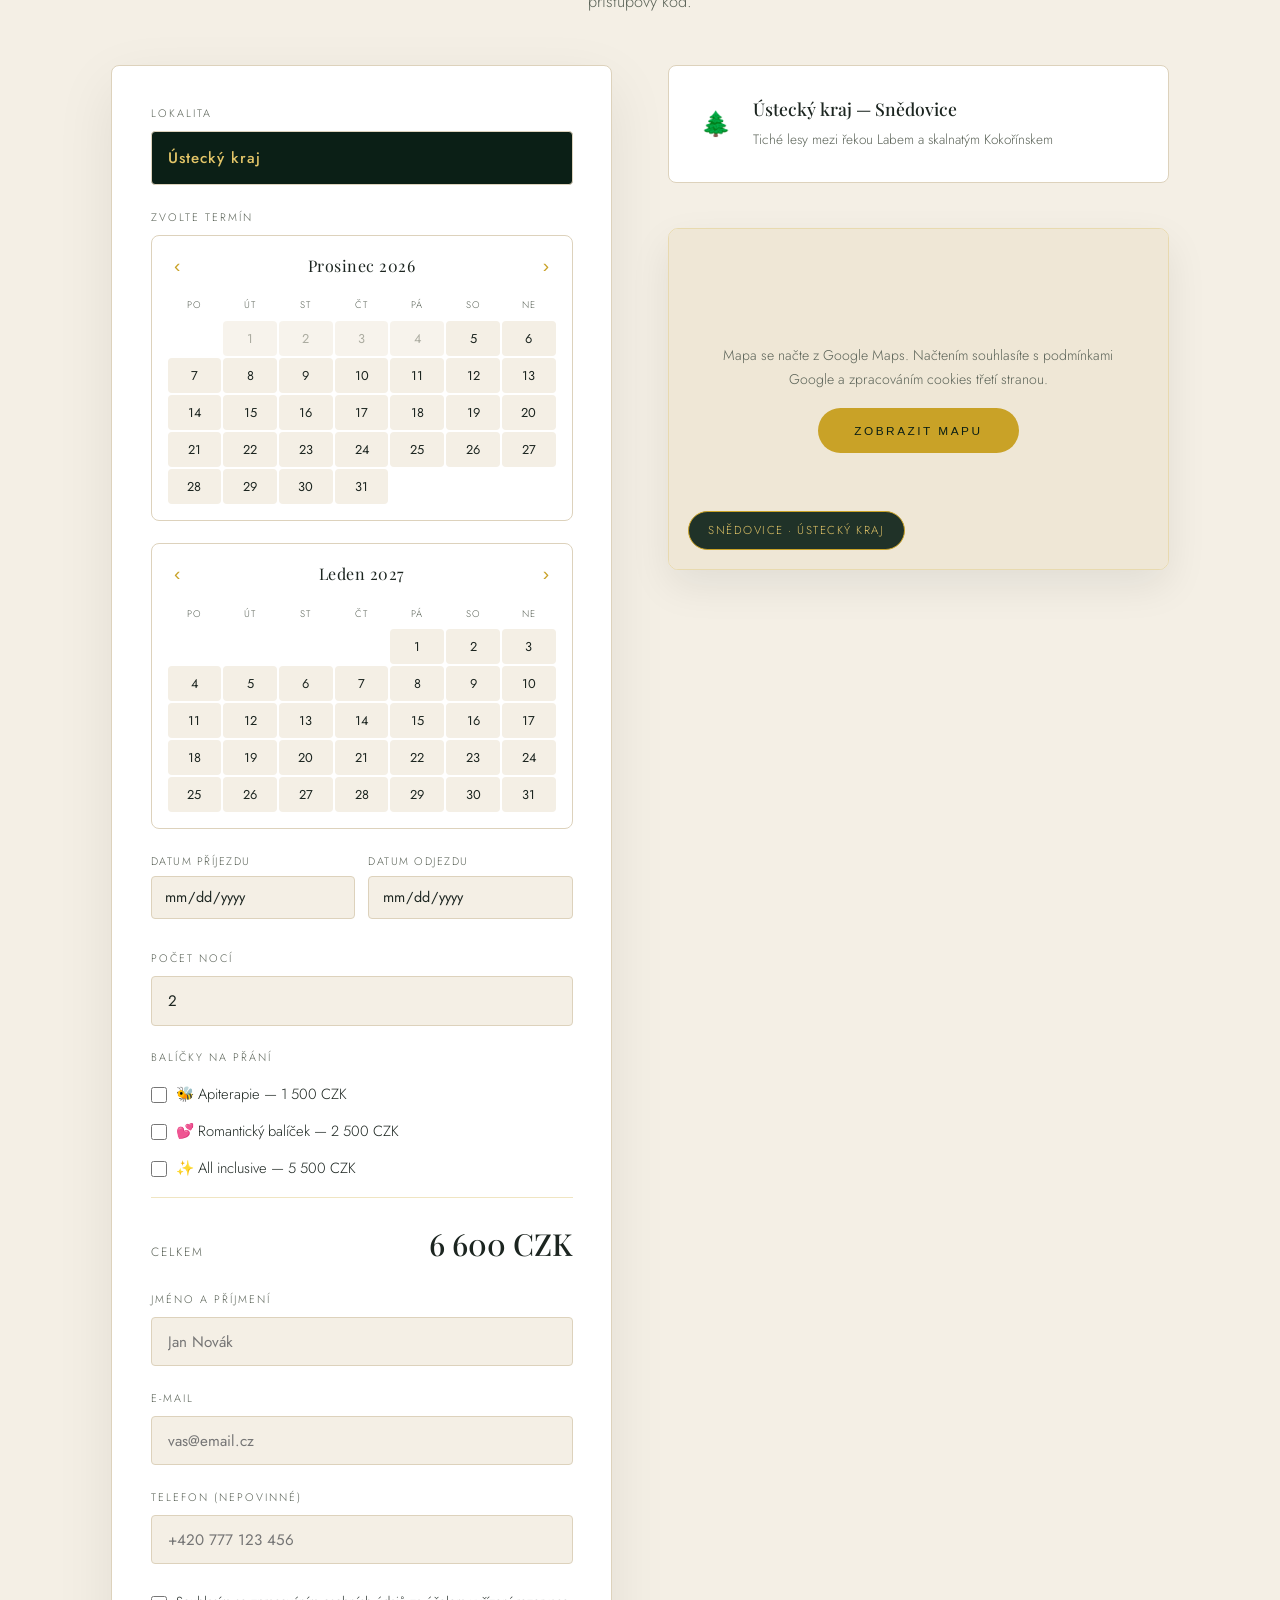
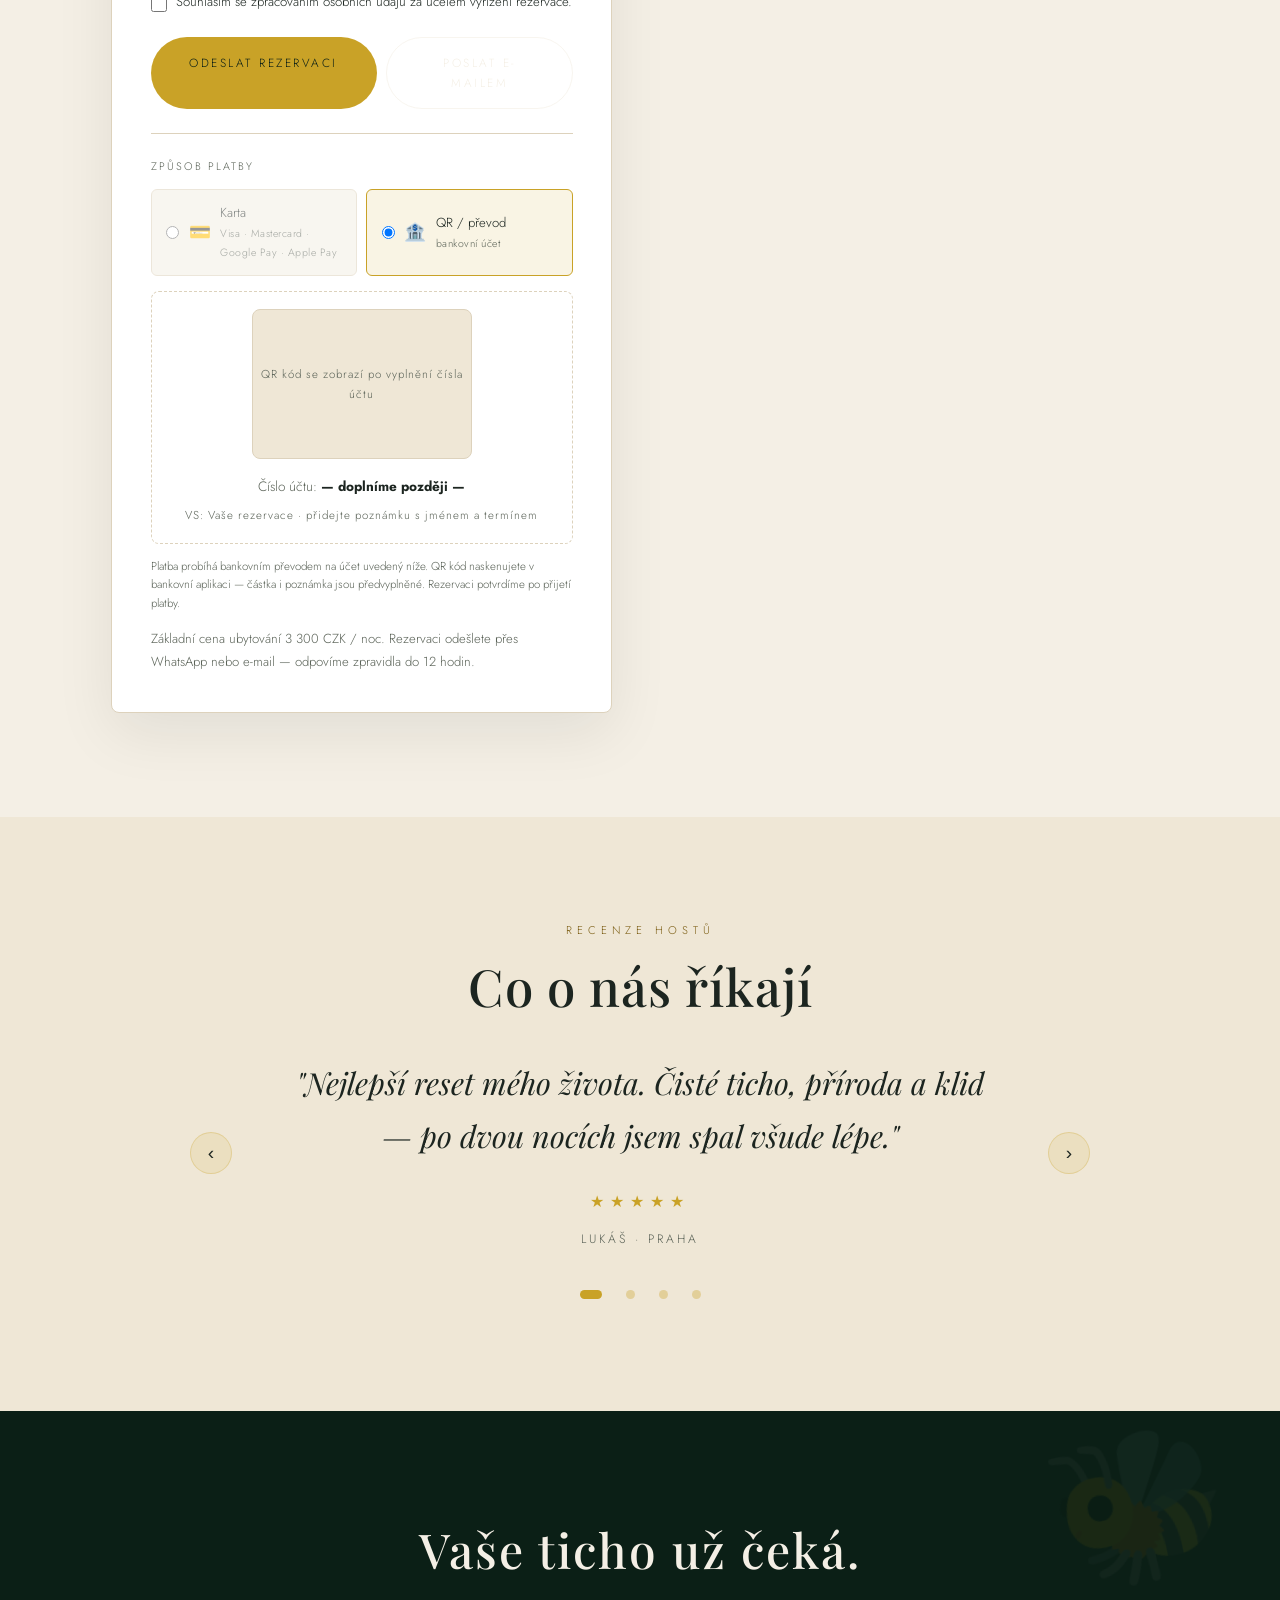
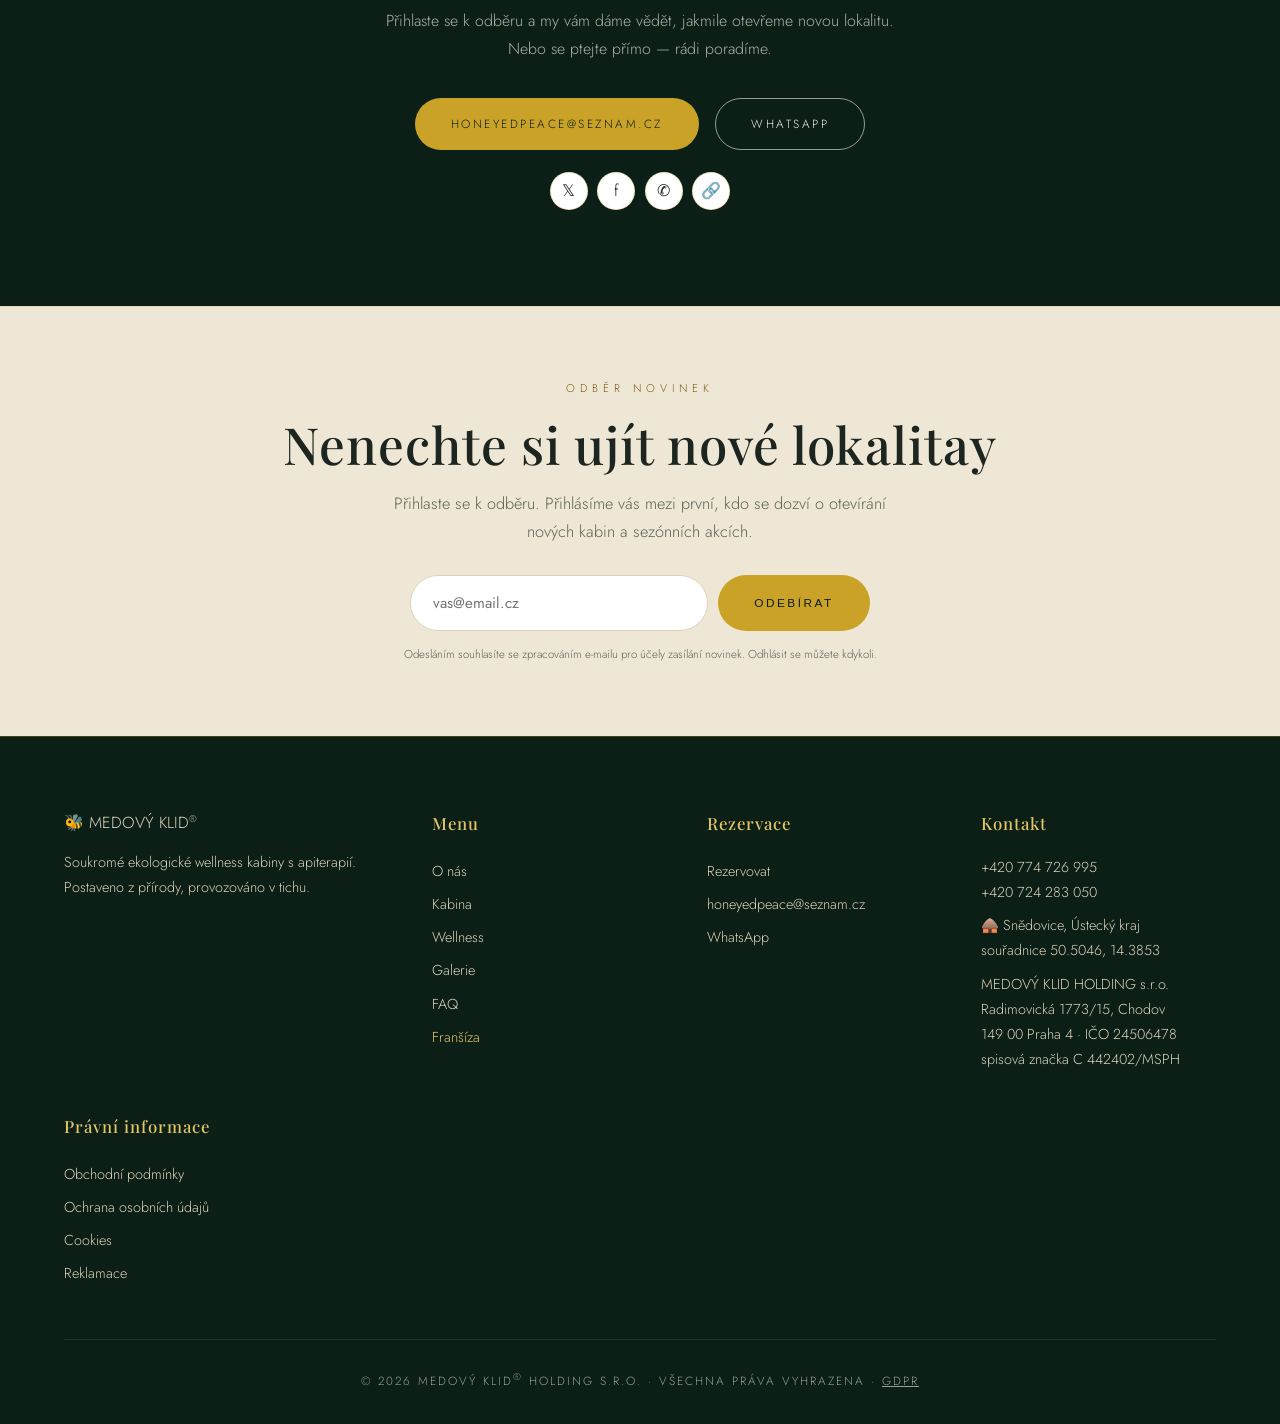
<file: web/index.html>
<!DOCTYPE html>
<html lang="cs">
<head>
<meta charset="UTF-8">
<meta name="viewport" content="width=device-width, initial-scale=1.0">
<title>MEDOVÝ KLID® — Soukromá wellness kabina v lese</title>
<meta name="description" content="MEDOVÝ KLID® — modulární ekologická wellness kabina pro dva uprostřed lesa. Spánek nad včelími úly, sauna, koupací sud, apiterapie. 100% soběstačnost.">
<meta name="keywords" content="wellness kabina, glamping, apiterapie, sauna, koupací sud, ubytování pro dva, Snědovice, Ústecký kraj, MEDOVÝ KLID">
<meta name="author" content="MEDOVÝ KLID HOLDING s.r.o.">
<meta name="robots" content="index,follow,max-image-preview:large">
<link rel="canonical" href="https://medovyklid.github.io/web/">
<meta property="og:type" content="website">
<meta property="og:site_name" content="MEDOVÝ KLID®">
<meta property="og:locale" content="cs_CZ">
<meta property="og:locale:alternate" content="en_US">
<meta property="og:title" content="MEDOVÝ KLID® — Soukromá wellness kabina v lese">
<meta property="og:description" content="Soukromá ekologická kabina pro dva uprostřed lesa. Spánek nad živými včelími úly, dřevěná sauna, koupací sud a ticho, které léčí.">
<meta property="og:url" content="https://medovyklid.github.io/web/">
<meta property="og:image" content="https://medovyklid.github.io/web/img/og-image.jpg">
<meta property="og:image:width" content="1200">
<meta property="og:image:height" content="630">
<meta property="og:image:alt" content="MEDOVÝ KLID — wellness kabina uprostřed lesa">
<meta name="twitter:card" content="summary_large_image">
<meta name="twitter:title" content="MEDOVÝ KLID® — Soukromá wellness kabina v lese">
<meta name="twitter:description" content="Soukromá ekologická kabina pro dva uprostřed lesa. Apiterapie, sauna, koupací sud.">
<meta name="twitter:image" content="https://medovyklid.github.io/web/img/og-image.jpg">
<meta name="theme-color" content="#0b1f16">
<meta name="format-detection" content="telephone=no">
<link rel="icon" href="img/icons/icon-192.png" sizes="192x192">
<link rel="apple-touch-icon" href="img/icons/apple-touch-icon.png">
<link rel="manifest" href="site.webmanifest">
<link rel="preconnect" href="https://fonts.googleapis.com">
<link rel="preconnect" href="https://fonts.gstatic.com" crossorigin>
<link rel="dns-prefetch" href="https://fonts.googleapis.com">
<link href="https://fonts.googleapis.com/css2?family=Playfair+Display:ital,wght@0,400;0,500;0,600;0,700;1,400;1,500&family=Jost:wght@300;400;500;600&display=swap" rel="stylesheet">
<script type="application/ld+json">
{
  "@context": "https://schema.org",
  "@type": "LodgingBusiness",
  "name": "MEDOVÝ KLID®",
  "description": "Soukromá ekologická wellness kabina pro dva uprostřed lesa s apiterapií, saunou a koupacím sudem.",
  "url": "https://medovyklid.github.io/web/",
  "image": "https://medovyklid.github.io/web/img/og-image.jpg",
  "email": "honeyedpeace@seznam.cz",
  "telephone": "+420724283050",
  "priceRange": "3300 CZK",
  "currenciesAccepted": "CZK",
  "address": {
    "@type": "PostalAddress",
    "streetAddress": "Radimovická 1773/15",
    "addressLocality": "Praha 4 - Chodov",
    "postalCode": "149 00",
    "addressCountry": "CZ"
  },
  "geo": { "@type": "GeoCoordinates", "latitude": 50.504563, "longitude": 14.385309 },
  "amenityFeature": [
    { "@type": "LocationFeatureSpecification", "name": "Sauna", "value": true },
    { "@type": "LocationFeatureSpecification", "name": "Koupací sud", "value": true },
    { "@type": "LocationFeatureSpecification", "name": "Apiterapie", "value": true },
    { "@type": "LocationFeatureSpecification", "name": "Parkování", "value": true }
  ],
  "parentOrganization": {
    "@type": "Organization",
    "name": "MEDOVÝ KLID HOLDING s.r.o.",
    "taxID": "24506478"
  }
}
</script>
<style>
:root{
  --forest:#0b1f16;
  --forest-2:#123227;
  --pine:#173d2e;
  --ivory:#f4efe5;
  --cream:#efe7d6;
  --sand:#ddd2bc;
  --honey:#c9a227;
  --honey-soft:#e3c568;
  --gold:#b8933a;
  --ink:#1c2520;
  --muted:#5a6257;
  --line:rgba(201,162,39,.28);
  --serif:'Playfair Display',Georgia,serif;
  --sans:'Jost',-apple-system,Segoe UI,sans-serif;
}
/* --- LIGHT (default) mapped from ivory palette via soft variables --- */
:root[data-theme="light"]{
  --bg:#f4efe5;
  --bg-alt:#efe7d6;
  --card:#ffffff;
  --card-line:#ddd2bc;
  --text:#1c2520;
  --text-soft:#5a6257;
  --section-line:rgba(201,162,39,.28);
  --shadow:rgba(11,31,22,.08);
}
/* DARK THEME — invert light surfaces, keep forest for hero/dark sections */
:root[data-theme="dark"]{
  --bg:#0e1411;
  --bg-alt:#121a15;
  --card:#1a221d;
  --card-line:#2c3a32;
  --text:#e9e4d8;
  --text-soft:#a8b2a6;
  --muted:#9aa79b;
  --section-line:rgba(201,162,39,.35);
  --shadow:rgba(0,0,0,.5);
}
*{margin:0;padding:0;box-sizing:border-box}
html{scroll-behavior:smooth}
body{font-family:var(--sans);background:var(--bg);color:var(--text);line-height:1.75;font-weight:300;-webkit-font-smoothing:antialiased;transition:background .4s,color .4s}
img{display:block;max-width:100%}
a{color:inherit}
::selection{background:var(--honey);color:#fff}
html,body{overflow-x:clip}
::-webkit-scrollbar{width:9px}
::-webkit-scrollbar-track{background:var(--forest)}
::-webkit-scrollbar-thumb{background:var(--honey);border-radius:4px}

/* ---------- NAV ---------- */
.nav{position:fixed;inset:0 0 auto 0;z-index:1000;display:flex;align-items:center;justify-content:space-between;padding:1.4rem 4vw;transition:.4s}
.nav.scrolled{background:rgba(11,31,22,.92);backdrop-filter:blur(10px);padding:.9rem 4vw;box-shadow:0 6px 30px rgba(0,0,0,.25)}
.logo{font-family:var(--serif);font-size:1.5rem;letter-spacing:4px;color:var(--honey-soft);text-decoration:none;font-weight:600}
.logo small{display:block;font-family:var(--sans);font-size:.6rem;letter-spacing:5px;color:var(--sand);font-weight:300}
.nav-links{display:flex;gap:2rem;list-style:none}
.nav-links a{color:var(--ivory);text-decoration:none;font-size:.72rem;letter-spacing:2.5px;text-transform:uppercase;position:relative;padding:4px 0;transition:.3s}
.nav-links a::after{content:'';position:absolute;left:0;bottom:0;width:0;height:1px;background:var(--honey-soft);transition:.3s}
.nav-links a:hover,.nav-links a.active::after{color:var(--honey-soft)}
.nav-links a:hover::after{width:100%}
.nav-actions{display:flex;align-items:center;gap:1.2rem}
.lang{display:flex;gap:2px;border:1px solid rgba(244,239,229,.35);border-radius:99px;padding:2px}
.lang button{background:none;border:0;color:var(--sand);font-family:var(--sans);font-size:.68rem;letter-spacing:1px;padding:4px 9px;border-radius:99px;cursor:pointer;transition:.3s}
.lang button.active{background:var(--honey);color:var(--forest)}
.nav-book{padding:.6rem 1.5rem;border:1px solid var(--honey);border-radius:99px;color:var(--honey-soft);text-decoration:none;font-size:.7rem;letter-spacing:2.5px;text-transform:uppercase;transition:.35s}
.nav-book:hover{background:var(--honey);color:var(--forest)}
.burger{display:none;background:none;border:0;color:var(--ivory);font-size:1.4rem;cursor:pointer}

/* ---------- HERO ---------- */
.hero{position:relative;height:100vh;min-height:620px;overflow:hidden;display:flex;align-items:flex-end;justify-content:center}
.hero img{position:absolute;inset:0;width:100%;height:100%;object-fit:cover;animation:kenburns 18s ease-out forwards}
@keyframes kenburns{from{transform:scale(1.12)}to{transform:scale(1)}}
.hero::after{content:'';position:absolute;inset:0;background:linear-gradient(180deg,rgba(11,31,22,.55) 0%,rgba(11,31,22,.25) 40%,rgba(11,31,22,.88) 100%)}
.hero-inner{position:relative;z-index:2;text-align:center;padding:0 6vw 9vh;color:var(--ivory);max-width:1100px}
.eyebrow{font-size:.72rem;letter-spacing:6px;text-transform:uppercase;color:var(--honey-soft);margin-bottom:1.4rem}
.hero h1{font-family:var(--serif);font-weight:500;font-size:clamp(2.8rem,8vw,6rem);letter-spacing:8px;line-height:1.1}
.hero .tagline{font-size:clamp(.8rem,2vw,1rem);letter-spacing:10px;text-transform:uppercase;color:var(--sand);margin-top:1.6rem}
.hero .rule{width:70px;height:1px;background:var(--honey);margin:1.8rem auto}
.hero p.sub{max-width:560px;margin:0 auto;color:rgba(244,239,229,.85);font-size:1rem}
.hero-cta{display:flex;gap:1rem;justify-content:center;margin-top:2.4rem;flex-wrap:wrap}
.btn{display:inline-block;padding:.9rem 2.2rem;border-radius:99px;text-decoration:none;font-size:.74rem;letter-spacing:2.5px;text-transform:uppercase;transition:.35s;border:1px solid transparent}
.btn-gold{background:var(--honey);color:var(--forest)}
.btn-gold:hover{background:var(--honey-soft);transform:translateY(-2px);box-shadow:0 12px 30px rgba(201,162,39,.35)}
.btn-ghost{border-color:rgba(244,239,229,.6);color:var(--ivory)}
.btn-ghost:hover{background:rgba(244,239,229,.12)}
.scroll-hint{position:absolute;left:50%;bottom:2.2vh;transform:translateX(-50%);z-index:3;color:var(--ivory);font-size:.62rem;letter-spacing:3px;text-transform:uppercase;opacity:.7;animation:hint 2.4s infinite}
@keyframes hint{0%,100%{transform:translate(-50%,0)}50%{transform:translate(-50%,8px)}}

/* ---------- LAYOUT ---------- */
.wrap{max-width:1160px;margin:0 auto;padding:0 4vw}
section{padding:6.5rem 0}
.eyebrow-dark{font-size:.7rem;letter-spacing:5px;text-transform:uppercase;color:#7d5f15;margin-bottom:1rem}
h2.title{font-family:var(--serif);font-weight:500;font-size:clamp(2rem,4.5vw,3.2rem);color:var(--text);line-height:1.15;letter-spacing:1px}
h2.title em{font-style:italic}
.lead{color:var(--muted);max-width:640px;font-size:1.02rem}
.center{text-align:center}
.center .lead{margin:1.2rem auto 0}

/* ---------- PHILOSOPHY ---------- */
.phil{background:var(--bg)}
.phil-grid{display:grid;grid-template-columns:1.05fr 1fr;gap:4rem;align-items:center;margin-top:3rem}
.phil-visual{position:relative}
.phil-visual img{width:100%;height:560px;object-fit:cover;border-radius:4px}
.phil-visual .frame{position:absolute;inset:24px -20px -20px 24px;border:1px solid var(--line);border-radius:4px;z-index:-1}
.stat-row{display:grid;grid-template-columns:repeat(4,1fr);gap:1.5rem;margin-top:3.4rem;border-top:1px solid var(--line);padding-top:2.6rem}
.stat{text-align:center}
.stat b{font-family:var(--serif);font-weight:500;font-size:1.9rem;color:var(--text);display:block;line-height:1.1}
.stat span{font-size:.72rem;letter-spacing:2px;text-transform:uppercase;color:var(--muted)}

/* ---------- DARK SECTION ---------- */
.dark{background:var(--forest);color:var(--ivory)}
.dark h2.title{color:var(--ivory)}
.dark .lead{color:rgba(244,239,229,.72)}
.dark .eyebrow-dark{color:var(--honey-soft)}

/* ---------- CABIN ---------- */
.cabin{background:var(--forest);color:var(--ivory)}
.cabin h2.title,.packages h2.title{color:var(--ivory)}
.cabin .lead,.packages .lead{color:rgba(244,239,229,.78)}
.cabin .eyebrow-dark,.packages .eyebrow-dark{color:var(--honey-soft)}
.cabin-grid{display:grid;grid-template-columns:1.1fr .9fr;gap:3.5rem;margin-top:3rem;align-items:center}
.cabin-img{position:relative}
.cabin-img img{width:100%;height:600px;object-fit:cover;border-radius:4px}
.cabin-img .g2{position:absolute;width:46%;border:6px solid var(--forest);bottom:-40px;right:-8px;height:230px;object-fit:cover;border-radius:2px}
.spec{list-style:none;margin-top:2.2rem}
.spec li{display:flex;justify-content:space-between;gap:2rem;padding:.95rem 0;border-bottom:1px solid rgba(244,239,229,.12);font-size:.92rem}
.spec li b{font-weight:400;color:var(--ivory);letter-spacing:.5px}
.spec li span{color:rgba(244,239,229,.6);text-align:right}
.spec li i{color:var(--honey-soft);font-style:normal;margin-right:.4rem}
.cabin-note{margin-top:2rem;font-size:.9rem;color:rgba(244,239,229,.7);border-left:2px solid var(--honey);padding-left:1.2rem}

/* ---------- WELLNESS ---------- */
.well{background:var(--bg)}
.well-grid{display:grid;grid-template-columns:repeat(3,1fr);gap:1.8rem;margin-top:3rem}
.w-card{position:relative;overflow:hidden;border-radius:4px;height:420px;cursor:pointer}
.w-card img{width:100%;height:100%;object-fit:cover;transition:transform 1.1s cubic-bezier(.2,.6,.2,1)}
.w-card:hover img{transform:scale(1.07)}
.w-card::after{content:'';position:absolute;inset:0;background:linear-gradient(180deg,transparent 40%,rgba(11,31,22,.85))}
.w-cap{position:absolute;left:1.6rem;right:1.6rem;bottom:1.5rem;z-index:2;color:#fff}
.w-cap h3{font-family:var(--serif);font-weight:500;font-size:1.35rem;letter-spacing:1px}
.w-cap p{font-size:.84rem;color:rgba(255,255,255,.78);margin-top:.4rem}

/* ---------- SEASONS ---------- */
.seasons{position:relative;height:78vh;min-height:520px;overflow:hidden;display:flex;align-items:center;justify-content:center;text-align:center}
.seasons img{position:absolute;inset:0;width:100%;height:100%;object-fit:cover}
.seasons::after{content:'';position:absolute;inset:0;background:rgba(11,31,22,.62)}
.seasons .in{position:relative;z-index:2;max-width:760px;padding:0 6vw;color:#fff}
.seasons h2{font-family:var(--serif);font-weight:500;font-size:clamp(1.9rem,4vw,2.9rem);letter-spacing:2px}
.seasons .eyebrow{color:var(--honey-soft)}
.seasons p{color:rgba(255,255,255,.82);margin-top:1rem}

/* ---------- GALLERY ---------- */
.gallery{background:var(--bg-alt)}
.gal-grid{display:grid;grid-template-columns:repeat(4,1fr);grid-auto-rows:210px;gap:.8rem;margin-top:3rem}
.gal-grid .g{overflow:hidden;border-radius:3px;position:relative}
.gal-grid .g img{width:100%;height:100%;object-fit:cover;cursor:pointer;transition:transform .9s cubic-bezier(.2,.6,.2,1)}
.gal-grid .g:hover img{transform:scale(1.08)}
.gal-grid .tall{grid-row:span 2}
.gal-grid .wide{grid-column:span 2}

/* ---------- PACKAGES ---------- */
.packages{background:var(--forest);color:var(--ivory)}
.pkg-grid{display:grid;grid-template-columns:repeat(3,1fr);gap:1.8rem;margin-top:3rem}
.pkg{background:rgba(255,255,255,.04);border:1px solid rgba(201,162,39,.25);border-radius:6px;padding:2.4rem 2.2rem;transition:.4s;position:relative}
.pkg:hover{transform:translateY(-6px);border-color:var(--honey)}
.pkg .icon{font-size:1.7rem;margin-bottom:1rem}
.pkg h3{font-family:var(--serif);font-weight:500;font-size:1.35rem;letter-spacing:.5px}
.pkg p{font-size:.88rem;color:rgba(244,239,229,.7);margin:.7rem 0 1.6rem}
.pkg .price{font-family:var(--serif);font-size:1.8rem;color:var(--honey-soft)}
.pkg .price small{font-family:var(--sans);font-size:.72rem;color:rgba(244,239,229,.5);letter-spacing:1px}
.pkg.special{border-color:var(--honey);background:linear-gradient(160deg,rgba(201,162,39,.14),rgba(201,162,39,.04))}

/* ---------- RESERVE ---------- */
.reserve{background:var(--bg)}
.r-grid{display:grid;grid-template-columns:1fr 1fr;gap:3.5rem;margin-top:3rem;align-items:start}.r-form{background:var(--card);border:1px solid var(--card-line);border-radius:8px;padding:2.4rem;box-shadow:0 20px 60px var(--shadow)}
.f-group{margin-bottom:1.4rem}
.f-group label{display:block;font-size:.68rem;letter-spacing:2px;text-transform:uppercase;color:var(--muted);margin-bottom:.5rem}
.f-group select,.f-group input{width:100%;padding:.8rem 1rem;border:1px solid var(--card-line);border-radius:4px;font-family:var(--sans);font-size:.95rem;background:var(--bg);color:var(--text)}
.f-group select:focus,.f-group input:focus{outline:1px solid var(--honey);border-color:var(--honey)}
.chk{display:flex;align-items:center;gap:.6rem;padding:.35rem 0;color:var(--text);font-size:.92rem}
.chk input{accent-color:var(--honey);width:16px;height:16px}
.tot{display:flex;justify-content:space-between;align-items:baseline;border-top:1px solid var(--line);padding-top:1.2rem;margin-top:.6rem}
.tot span{font-size:.75rem;letter-spacing:2px;text-transform:uppercase;color:var(--muted)}
.tot b{font-family:var(--serif);font-size:1.9rem;font-weight:500;color:var(--text)}
.r-side{display:flex;flex-direction:column;gap:1.4rem}
.loc{background:var(--card);border:1px solid var(--card-line);border-radius:8px;padding:1.8rem 2rem;display:flex;gap:1.4rem;align-items:center;transition:.3s}
.loc:hover{border-color:var(--honey)}
.loc .pin{font-size:1.5rem}
.loc b{display:block;font-family:var(--serif);font-size:1.1rem;font-weight:500;color:var(--text)}
.loc span{font-size:.85rem;color:var(--muted)}
.r-note{font-size:.82rem;color:var(--muted);margin-top:1rem}

/* ---------- TESTIMONIAL ---------- */
.testi{background:var(--bg-alt);text-align:center}
.testi .q{font-family:var(--serif);font-style:italic;font-size:clamp(1.3rem,3vw,1.9rem);color:var(--text);max-width:720px;margin:0 auto}
.testi .stars{color:var(--honey);letter-spacing:6px;margin-top:1.6rem;font-size:1rem}
.testi .who{margin-top:.8rem;font-size:.76rem;letter-spacing:3px;text-transform:uppercase;color:var(--muted)}

/* ---------- CTA BAND ---------- */
.cta-band{background:var(--forest);color:var(--ivory);text-align:center;padding:6rem 5vw;position:relative;overflow:hidden}
.cta-band::before{content:'🐝';position:absolute;font-size:9rem;opacity:.06;top:-2rem;right:4%;transform:rotate(-12deg)}
.cta-band h2{font-family:var(--serif);font-weight:500;font-size:clamp(2rem,4.5vw,3rem);letter-spacing:2px}
.cta-band p{color:rgba(244,239,229,.7);margin:1rem auto 2.2rem;max-width:520px}
.cta-band .hero-cta{margin-top:0}

/* ---------- FOOTER ---------- */
footer{background:var(--forest);color:var(--sand);padding:4.5rem 5vw 2rem;border-top:1px solid var(--line)}
.f-grid{display:grid;grid-template-columns:1.4fr 1fr 1fr 1fr;gap:2.5rem;max-width:1160px;margin:0 auto}
.f-grid h3{font-family:var(--serif);font-weight:500;color:var(--honey-soft);letter-spacing:1px;margin-bottom:1rem;font-size:1.05rem}
.f-grid a{display:block;text-decoration:none;color:var(--sand);font-size:.9rem;padding:.25rem 0;transition:.3s}
.f-grid a:hover{color:var(--honey-soft)}
.f-grid p{font-size:.9rem}
fbrand .fbrand{font-family:var(--serif);font-size:1.4rem;letter-spacing:3px;color:var(--honey-soft)}
.f-bottom{border-top:1px solid rgba(244,239,229,.1);margin-top:3rem;padding-top:1.8rem;text-align:center;font-size:.74rem;letter-spacing:2px;text-transform:uppercase;color:rgba(244,239,229,.62)}

/* ---------- THEME TOGGLE ---------- */
.toggle-wrap{position:fixed;right:1.4rem;bottom:4.6rem;z-index:1001}
.theme-toggle,.to-top{width:46px;height:46px;border-radius:99px;border:1px solid var(--honey);background:rgba(11,31,22,.85);color:var(--honey-soft);font-size:1.15rem;cursor:pointer;display:flex;align-items:center;justify-content:center;transition:.3s;box-shadow:0 6px 20px rgba(0,0,0,.3);backdrop-filter:blur(6px)}
.theme-toggle:hover,.to-top:hover{background:var(--honey);color:var(--forest)}
.theme-toggle{margin-bottom:.6rem}
.to-top-wrap{position:fixed;right:1.4rem;bottom:1.2rem;z-index:1001}
.to-top{opacity:0;pointer-events:none;transform:translateY(12px)}
.to-top.show{opacity:1;pointer-events:auto;transform:none}

/* ---------- LAZY / SHARE / TRIPS / HERO / MAP ---------- */
img.lzy{opacity:0;transition:opacity .7s ease}
img.lzy.loaded{opacity:1}
.gal-grid .g,.w-card,.cabin-img img,.phil-visual img{background:linear-gradient(100deg,rgba(255,255,255,.06) 40%,rgba(255,255,255,.14) 50%,rgba(255,255,255,.06) 60%);background-size:200% 100%;animation:shimmer 1.4s infinite}
@keyframes shimmer{0%{background-position:100% 0}100%{background-position:-100% 0}}
.share{display:inline-flex;gap:.6rem;margin-top:1.4rem}
.share a{width:38px;height:38px;border-radius:99px;border:1px solid var(--section-line);background:var(--card);color:var(--text);display:flex;align-items:center;justify-content:center;text-decoration:none;font-size:1rem;transition:.3s}
.share a:hover{background:var(--honey);color:var(--forest);border-color:var(--honey);transform:translateY(-3px)}
.trips{background:var(--bg);position:relative}
.trips-grid{display:grid;grid-template-columns:repeat(auto-fit,minmax(280px,1fr));gap:1.8rem;margin-top:3rem}
.trip{background:var(--card);border:1px solid var(--section-line);border-radius:10px;padding:2rem 2rem 1.8rem;transition:.4s;position:relative;overflow:hidden}
.trip::before{content:'';position:absolute;left:0;top:0;bottom:0;width:3px;background:var(--honey);transform:scaleY(0);transition:transform .4s;transform-origin:top}
.trip:hover::before{transform:scaleY(1)}
.trip:hover{transform:translateY(-5px);box-shadow:0 16px 40px var(--shadow)}
.trip .tag{display:inline-block;font-size:.62rem;letter-spacing:2px;text-transform:uppercase;color:var(--honey-soft);background:rgba(201,162,39,.12);padding:.3rem .8rem;border-radius:99px;margin-bottom:1rem}
.trip h3{font-family:var(--serif);font-weight:500;color:var(--text);font-size:1.3rem;letter-spacing:.5px;margin-bottom:.5rem}
.trip .dist{font-family:var(--sans);font-size:.68rem;letter-spacing:2px;text-transform:uppercase;color:var(--text-soft);margin-bottom:1rem}
.trip p{font-size:.92rem;color:var(--text-soft)}
.trip .go{display:inline-flex;align-items:center;gap:.4rem;margin-top:1.2rem;color:var(--honey);text-decoration:none;font-size:.74rem;letter-spacing:2px;text-transform:uppercase;font-weight:500;transition:.3s}
.trip .go:hover{gap:.7rem;color:var(--honey-soft)}
.trips-note{text-align:center;color:var(--text-soft);font-size:.8rem;margin-top:2.4rem}
.hero .slide-imgs{position:absolute;inset:0}
.hero .slide-imgs img{position:absolute;inset:0;width:100%;height:100%;object-fit:cover;opacity:0;transition:opacity 1.6s ease;transform:scale(1.05)}
.hero .slide-imgs img.active{opacity:1}
.hero-slide-dots{position:absolute;bottom:12vh;left:50%;transform:translateX(-50%);z-index:3;display:flex;gap:.5rem}
.hero-slide-dots button{width:8px;height:8px;padding:8px;box-sizing:content-box;background-clip:content-box;border-radius:99px;border:0;background-color:rgba(244,239,229,.4);cursor:pointer;transition:.3s}
.hero-slide-dots button.active{background-color:var(--honey);width:22px}
.loc-map{position:relative;overflow:hidden;border-radius:10px;border:1px solid var(--section-line);box-shadow:0 16px 40px var(--shadow)}
.loc-map iframe{width:100%;height:340px;border:0;display:block}
.loc-map .badge{position:absolute;left:1.2rem;bottom:1.2rem;background:rgba(11,31,22,.9);color:var(--honey-soft);padding:.5rem 1.2rem;border-radius:99px;font-size:.72rem;letter-spacing:1.5px;text-transform:uppercase;border:1px solid var(--honey);z-index:2}
.map-consent{height:340px;display:flex;flex-direction:column;align-items:center;justify-content:center;gap:1rem;text-align:center;padding:2rem;background:var(--bg-alt);color:var(--text-soft)}
.map-consent p{max-width:420px;font-size:.88rem;line-height:1.7}
.map-consent .btn{cursor:pointer}
.skip-link{position:absolute;left:-9999px;top:0;background:var(--honey);color:var(--forest);padding:.7rem 1.2rem;z-index:10000;font-weight:600}
.skip-link:focus{left:1rem;top:1rem}
:focus-visible{outline:2px solid var(--honey);outline-offset:3px}

/* ---------- PAYMENT ---------- */
.pay{margin-top:1.5rem;border-top:1px solid var(--card-line);padding-top:1.4rem}
.pay-label{display:block;font-size:.68rem;letter-spacing:2px;text-transform:uppercase;color:var(--text-soft);margin-bottom:.8rem}
.pay-methods{display:grid;grid-template-columns:1fr 1fr;gap:.6rem}
.pay-m{
  display:flex;align-items:center;gap:.6rem;padding:.8rem .9rem;border:1px solid var(--card-line);
  border-radius:6px;background:var(--bg);cursor:pointer;transition:.25s;font-family:var(--sans);font-size:.82rem;color:var(--text);text-align:left
}
.pay-m:hover{border-color:var(--honey)}
.pay-m input{margin:0}
.pay-m.sel{background:rgba(201,162,39,.12);border-color:var(--honey)}
.pay-m .emoji{font-size:1.1rem}
.pay-m .sub{display:block;font-size:.66rem;color:var(--text-soft);letter-spacing:.5px}
.pay-transfer{margin-top:.9rem;border:1px dashed var(--card-line);border-radius:8px;padding:1.1rem 1.2rem;display:none}
.pay-transfer.show{display:block}
.pay-transfer .qr{width:220px;max-width:100%;min-height:150px;margin:0 auto 1rem;border-radius:8px;background:var(--bg-alt);border:1px solid var(--card-line);display:flex;align-items:center;justify-content:center;color:var(--text-soft);font-size:.72rem;text-align:center;letter-spacing:1px;padding:8px}
.pay-transfer .qr img,.pay-transfer .qr canvas{display:block;max-width:100%;height:auto}
.pay-transfer .acc{font-family:var(--sans);font-size:.85rem;color:var(--text-soft);text-align:center}
.pay-transfer .acc b{color:var(--text)}
.pay-transfer .vs{text-align:center;font-size:.72rem;color:var(--text-soft);margin-top:.4rem;letter-spacing:1px}
.pay-info{font-size:.72rem;color:var(--text-soft);margin-top:.8rem;line-height:1.6}
.pay-status{margin-top:.9rem;padding:.8rem 1rem;border-radius:6px;font-size:.85rem;display:none;text-align:center}
.pay-status.ok{display:block;background:rgba(76,175,80,.14);color:var(--text);border:1px solid rgba(76,175,80,.4)}
.pay-status.err{display:block;background:rgba(230,80,60,.12);color:var(--text);border:1px solid rgba(230,80,60,.4)}

/* ---------- GALLERY FILTER ---------- */
.gal-filters{display:flex;justify-content:center;flex-wrap:wrap;gap:.6rem;margin:2rem 0 2.6rem}
.gal-filters button{background:none;border:1px solid var(--line);color:var(--muted);font-family:var(--sans);font-size:.7rem;letter-spacing:2px;text-transform:uppercase;padding:.6rem 1.4rem;border-radius:99px;cursor:pointer;transition:.3s}
.gal-filters button:hover{color:var(--text);border-color:var(--honey)}
.gal-filters button.active{background:var(--forest);color:var(--honey-soft);border-color:var(--forest)}
.gal-grid .g{transition:opacity .5s, transform .5s}
.gal-grid .g.hide{display:none;opacity:0}

/* ---------- FAQ ---------- */
.faq{background:var(--bg)}
.faq-list{max-width:820px;margin:3rem auto 0}
.faq-item{border-bottom:1px solid var(--card-line);background:var(--card);border-radius:8px;margin-bottom:.8rem;overflow:hidden;box-shadow:0 4px 18px var(--shadow)}
.faq-q{width:100%;display:flex;justify-content:space-between;align-items:center;gap:1rem;padding:1.3rem 1.8rem;background:none;border:0;font-family:var(--serif);font-size:1.15rem;color:var(--text);cursor:pointer;text-align:left;font-weight:500}
.faq-q .ic{font-size:1.2rem;color:var(--honey);transition:transform .35s;flex-shrink:0}
.faq-item.open .faq-q .ic{transform:rotate(45deg)}
.faq-a{max-height:0;overflow:hidden;transition:max-height .45s ease}
.faq-a p{padding:.2rem 1.8rem 1.3rem;color:var(--muted);font-size:.95rem}

/* ---------- TESTIMONIAL SLIDER ---------- */
.testi{background:var(--bg-alt);text-align:center}
.testi-slider{max-width:760px;margin:0 auto;position:relative}
.testi-slide{display:none;animation:fade .6s ease}
.testi-slide.active{display:block}
@keyframes fade{from{opacity:0;transform:translateY(12px)}to{opacity:1;transform:none}}
.testi .q{font-family:var(--serif);font-style:italic;font-size:clamp(1.3rem,3vw,1.9rem);color:var(--text)}
.testi .stars{color:var(--honey);letter-spacing:6px;margin-top:1.6rem;font-size:1rem}
.testi .who{margin-top:.8rem;font-size:.76rem;letter-spacing:3px;text-transform:uppercase;color:var(--muted)}
.testi-dots{display:flex;justify-content:center;gap:.5rem;margin-top:2rem}
.testi-dots button{width:9px;height:9px;padding:8px;box-sizing:content-box;background-clip:content-box;border-radius:99px;border:0;background-color:rgba(201,162,39,.35);cursor:pointer;transition:.3s}
.testi-dots button.active{background-color:var(--honey);width:22px}
.testi-arrow{position:absolute;top:50%;transform:translateY(-50%);background:rgba(201,162,39,.12);border:1px solid var(--section-line);width:42px;height:42px;border-radius:99px;color:var(--text);font-size:1.2rem;cursor:pointer;transition:.3s}
.testi-arrow:hover{background:var(--honey);color:#fff}
.testi-arrow.prev{left:-70px}
.testi-arrow.next{right:-70px}
@media(max-width:1000px){.testi-arrow{display:none}}

/* ---------- NEWSLETTER ---------- */
.newsletter{background:var(--bg-alt);text-align:center;padding:4.5rem 0;border-top:1px solid var(--section-line)}
.newsletter .form{display:flex;gap:.6rem;justify-content:center;max-width:460px;margin:1.8rem auto 0;flex-wrap:wrap}
.newsletter input[type=email]{flex:1;min-width:220px;padding:1rem 1.4rem;border:1px solid var(--card-line);border-radius:99px;font-family:var(--sans);font-size:.95rem;background:var(--card);color:var(--text)}
.newsletter input:focus{outline:1px solid var(--honey)}
.newsletter .ok{color:var(--text);font-family:var(--serif);font-size:1.05rem;margin-top:1.2rem;display:none}

/* ---------- RESERVATION CALENDAR ---------- */
.cal-wrap{display:flex;gap:1.4rem;flex-wrap:wrap;margin-bottom:1.4rem}
.cal{flex:1;min-width:250px;background:var(--card);border:1px solid var(--card-line);border-radius:8px;padding:1rem}
.cal .cal-head{display:flex;justify-content:space-between;align-items:center;margin-bottom:.8rem}
.cal .cal-head button{background:none;border:0;color:var(--honey);font-size:1.2rem;cursor:pointer;padding:0 .4rem}
.cal .cal-title{font-family:var(--serif);color:var(--text);font-size:1rem;letter-spacing:.5px}
.cal .cal-grid{display:grid;grid-template-columns:repeat(7,1fr);gap:2px;text-align:center}
.cal .cal-grid .dow{font-size:.6rem;letter-spacing:1px;text-transform:uppercase;color:var(--muted);padding:.3rem 0}
.cal .cal-grid button{position:relative;border:0;background:var(--bg);color:var(--text);font-size:.8rem;padding:.5rem 0;border-radius:4px;cursor:pointer;transition:.2s;font-family:var(--sans)}
.cal .cal-grid button:hover:not(:disabled){background:rgba(201,162,39,.25)}
.cal .cal-grid button.blank{cursor:default;background:transparent}
.cal .cal-grid button.arr{background:var(--forest);color:var(--honey-soft);font-weight:600}
.cal .cal-grid button.dep{background:var(--honey);color:#fff;font-weight:600}
.cal .cal-grid button.range{background:rgba(201,162,39,.3);color:var(--text)}
.cal .cal-grid button:disabled{color:#8a8a7a;background:var(--bg);cursor:not-allowed;opacity:.7}
.f-date-range{display:flex;gap:.8rem;flex-wrap:wrap;margin-bottom:.8rem}
.f-date-range label{flex:1;min-width:130px;font-size:.68rem;letter-spacing:1.5px;text-transform:uppercase;color:var(--muted)}
.f-date-range input{width:100%;padding:.6rem .8rem;border:1px solid var(--card-line);border-radius:4px;font-family:var(--sans);font-size:.9rem;margin-top:.3rem;background:var(--bg);color:var(--text)}

/* ---------- LIGHTBOX ---------- */
.lb{position:fixed;inset:0;background:rgba(8,20,15,.94);z-index:2000;display:none;align-items:center;justify-content:center;padding:4vh 4vw;cursor:zoom-out}
.lb.open{display:flex}
.lb img{max-width:100%;max-height:100%;object-fit:contain;border-radius:4px;box-shadow:0 30px 80px rgba(0,0,0,.6)}
.lb button{position:absolute;top:2rem;right:2.5rem;background:none;border:0;color:#fff;font-size:2rem;cursor:pointer}

/* ---------- REVEAL ---------- */
.rv{opacity:0;transform:translateY(34px);transition:opacity .9s cubic-bezier(.2,.6,.2,1),transform .9s cubic-bezier(.2,.6,.2,1)}
.rv.on{opacity:1;transform:none}

/* ---------- RESPONSIVE ---------- */
@media(max-width:920px){
  .nav-links{position:fixed;top:0;right:0;bottom:0;width:min(320px,80vw);background:var(--forest);flex-direction:column;gap:1.6rem;padding:6rem 2.5rem;transform:translateX(105%);transition:.45s;box-shadow:-20px 0 60px rgba(0,0,0,.4)}
  .nav-links.open{transform:none}
  .burger{display:block}
  .nav-book{display:none}
  .phil-grid{grid-template-columns:1fr;gap:2.5rem}
  .phil-visual img{height:420px}
  .stat-row{grid-template-columns:repeat(2,1fr)}
  .cabin-grid{grid-template-columns:1fr}
  .cabin-img img{height:460px}
  .well-grid{grid-template-columns:1fr}
  .gal-grid{grid-template-columns:1fr 1fr;grid-auto-rows:200px}
  .gal-grid .wide{grid-column:span 2}
  .gal-grid .tall{grid-row:auto}
  .pkg-grid{grid-template-columns:1fr}
  .r-grid{grid-template-columns:1fr}
  .f-grid{grid-template-columns:1fr 1fr}
}
@media(max-width:520px){
  .hero h1{letter-spacing:4px}
  .gal-grid{grid-template-columns:1fr 1fr;grid-auto-rows:150px}
  .f-grid{grid-template-columns:1fr}
}
</style>
</head>
<body id="top">
<a class="skip-link" href="#main">Přeskočit na obsah</a>

<!-- NAV -->
<nav class="nav" id="nav">
  <a href="#top" class="logo">MEDOVÝ KLID<span data-i18n="logoline">® · wellness kabina</span></a>
  <ul class="nav-links" id="navLinks">
    <li><a href="#philos" data-nav="about" data-i18n="about" data-cz="O nás">O nás</a></li>
    <li><a href="#cabin" data-nav="cabin" data-i18n="cabin" data-cz="Kabina">Kabina</a></li>
    <li><a href="#wellness" data-nav="wellness" data-i18n="wellness" data-cz="Wellness">Wellness</a></li>
    <li><a href="#gallery" data-nav="gallery" data-i18n="gallery" data-cz="Galerie">Galerie</a></li>
    <li><a href="#packages" data-nav="packages" data-i18n="packages" data-cz="Balíčky">Balíčky</a></li>
    <li><a href="#faq" data-nav="faq" data-i18n="faq" data-cz="FAQ">FAQ</a></li>
    <li><a href="#trips" data-nav="trips" data-i18n="trips" data-cz="Výlety">Výlety</a></li>
    <li><a href="fransiza/" style="color:var(--honey-soft)" data-i18n="navFranchise" data-cz="Franšíza">Franšíza</a></li>
    <li><a href="#reserve" data-nav="reserve" data-i18n="fRes" data-cz="Rezervace">Rezervace</a></li>
    <li><a href="#contact" data-nav="contact" data-i18n="fContact" data-cz="Kontakt">Kontakt</a></li>
  </ul>
  <div class="nav-actions">
    <div class="lang">
      <button id="lcz" class="active" onclick="setLang('cz')">CZ</button>
      <button id="len" onclick="setLang('en')">EN</button>
    </div>
    <a href="#reserve" class="nav-book" data-i18n="bookNow">Rezervovat</a>
    <button class="burger" onclick="document.getElementById('navLinks').classList.toggle('open')">☰</button>
  </div>
</nav>

<!-- HERO -->
<main id="main">
<header class="hero" id="hero">
  <div class="slide-imgs">
    <img class="active lzy" src="img/dom1.jpg" data-src="img/dom1.jpg" alt="MEDOVÝ KLID cabin in forest">
    <img class="lzy" data-src="img/dom2.jpg" alt="MEDOVÝ KLID cabin twilight">
    <img class="lzy" data-src="img/web.jpg" alt="MEDOVÝ KLID cabin view">
  </div>
  <div class="hero-slide-dots" id="heroDots"><button class="active" aria-label="Snímek 1" onclick="goH(0)"></button><button aria-label="Snímek 2" onclick="goH(1)"></button><button aria-label="Snímek 3" onclick="goH(2)"></button></div>
  <div class="hero-inner">
    <div class="eyebrow" data-i18n="heroEyebrow">Privátní wellness kabina · les · včely</div>
    <h1>MEDOVÝ&nbsp;KLID<span style="font-size:.45em">®</span></h1>
    <div class="tagline" data-i18n="heroTag">Ticho · Příroda · Včely · Vy</div>
    <div class="rule"></div>
    <p class="sub" data-i18n="heroSub">Soukromá ekologická kabina pro dva uprostřed lesa. Spánek nad živými včelími úly, dřevěná sauna, hvězdné nebe a ticho, které léčí.</p>
    <div class="hero-cta">
      <a href="#reserve" class="btn btn-gold" data-i18n="ctaBook">Rezervovat pobyt</a>
      <a href="#cabin" class="btn btn-ghost" data-i18n="ctaExplore">Objevte kabinu</a>
    </div>
  </div>
  <div class="scroll-hint" data-i18n="scrollHint">Posouvejte dolů</div>
</header>

<!-- FLOATING CONTROLS: THEME TOGGLE + BACK TO TOP -->
<div class="toggle-wrap"><button class="theme-toggle" id="themeBtn" onclick="toggleTheme()" title="Přepnout režim">☾</button></div>
<div class="to-top-wrap"><button class="to-top" id="toTop" onclick="window.scrollTo({top:0,behavior:'smooth'})" aria-label="Nahoru">↑</button></div>

<!-- PHILOSOPHY -->
<section id="philos" class="phil">
  <div class="wrap" style="text-align:center">
    <div class="eyebrow-dark" data-i18n="aboutEyebrow">Filosofie</div>
    <h2 class="title" data-i18n="aboutTitle"><em>Ticho</em> jako nejvyšší luxus</h2>
    <p class="lead" style="margin:1.2rem auto 0" data-i18n="aboutLead">Moderní komfort, který se podřizuje přírodě. Každá kabina stojí samostatně na vlastním pozemku, je plně soběstačná a postavená z přírodních materiálů. Uvnitř jen to podstatné — klid, teplo a blízkost včel.</p>
  </div>
  <div class="wrap">
    <div class="phil-grid">
      <div class="phil-visual rv">
        <img src="img/web.jpg" alt="MEDOVÝ KLID cabin in the forest">
        <div class="frame"></div>
      </div>
      <div class="rv">
        <div class="eyebrow-dark" data-i18n="aboutEyebrow2">Princip</div>
        <h2 class="title" data-i18n="aboutTitle2">Postaveno z lesa,<br>živeno sluncem</h2>
        <p class="lead" style="margin-top:1rem" data-i18n="aboutLead2">Konstrukce ze slaměných panelů a hliněných omítek, energie ze slunce, voda z nebe. Střed kabiny patří včelám — nad úly, jejichž tichý hum a propolisem obohacený vzduch člověka zklidní a obnoví.</p>
      </div>
    </div>
    <div class="stat-row">
      <div class="stat rv"><b>30,24 m²</b><span data-i18n="statSize">soukromá plocha</span></div>
      <div class="stat rv"><b>100 %</b><span data-i18n="statOff">mimo síť</span></div>
      <div class="stat rv"><b>2</b><span data-i18n="statGuests">hosté</span></div>
      <div class="stat rv"><b>4</b><span data-i18n="statHives">včelí úly</span></div>
    </div>
  </div>
</section>

<!-- CABIN -->
<section id="cabin" class="cabin">
  <div class="wrap">
    <div style="text-align:center">
      <div class="eyebrow-dark" data-i18n="cabinEyebrow">Kabina</div>
      <h2 class="title" data-i18n="cabinTitle">Dům o ploše 30,24 m²,<br>jehož srdce bzučí</h2>
    </div>
    <div class="cabin-grid">
      <div class="cabin-img rv">
        <img src="img/loznice.jpg" alt="Bedroom with view">
        <img class="g2" src="img/api.jpg" alt="Apitherapy room">
      </div>
      <div class="rv">
        <ul class="spec">
          <li><b><i>◆</i> Kabina</b><span data-i18n="cab1">3,6 × 8,4 m · modul 30,24 m²</span></li>
          <li><b><i>◆</i> Konstrukce</b><span data-i18n="cab2">slaměné stěny 24 cm · dřevo · hliněné omítky</span></li>
          <li><b><i>◆</i> Ložnice</b><span data-i18n="cab3">postel 2×2 m · střešní okno nad postelí</span></li>
          <li><b><i>◆</i> Energie</b><span data-i18n="cab4">solár 2 kWp · baterie 5 kWh · kamna na dřevo</span></li>
          <li><b><i>◆</i> Voda</b><span data-i18n="cab5">dešťová 1 000 l · 3-stupňová filtrace · UV</span></li>
          <li><b><i>◆</i> Vytápění</b><span data-i18n="cab6">podlahové teplovodní · kamna · infrapanely</span></li>
          <li><b><i>◆</i> Wellness</b><span data-i18n="cab7">soukromá sauna · koupací sud · apiterapie</span></li>
          <li><b><i>◆</i> Včelstva</b><span data-i18n="cab8">4 úly · spánek nad živými včelami</span></li>
        </ul>
        <p class="cabin-note" data-i18n="cabinNote">Pozemek, terasa, pergola i ohniště jsou jen vaše. Bezkontaktní vstup, žádné recepce — přijedete rovnou do ticha.</p>
      </div>
    </div>
  </div>
</section>

<!-- WELLNESS -->
<section id="wellness" class="well">
  <div class="wrap" style="text-align:center">
    <div class="eyebrow-dark" data-i18n="wellEyebrow">Wellness & Apiterapie</div>
    <h2 class="title" data-i18n="wellTitle">Rituály, které uzdravují</h2>
    <p class="lead" style="margin:1.1rem auto 0" data-i18n="wellLead">Síla přírody se pojí s prastarými rituály tepla a ticha. Každý prvek kabiny byl navržen pro hlubokou regeneraci těla i mysli.</p>
  </div>
  <div class="wrap">
    <div class="well-grid">
      <div class="w-card rv"><img src="img/api.jpg" alt="Apitherapy"><div class="w-cap"><h3 data-i18n="w1t">Spánek nad úly</h3><p data-i18n="w1d">Apiterapeutická místnost se 4 úly — vdechujte vzduch obohacený propolisem a éterickými oleji.</p></div></div>
      <div class="w-card rv"><img src="img/kupel.jpg" alt="Hot tub"><div class="w-cap"><h3 data-i18n="w2t">Koupací sud</h3><p data-i18n="w2d">Dřevěný sud vytápěný ohněm pod hvězdami. Nejromantičtější lázeň na zemi.</p></div></div>
      <div class="w-card rv"><img src="img/kupel.jpg" alt="Sauna"><div class="w-cap"><h3 data-i18n="w3t">Dřevěná sauna</h3><p data-i18n="w3d">Soukromý saunový rituál s výhledem do lesa a střídáním tepla a chladu.</p></div></div>
      <div class="w-card rv"><img src="img/loznice_rb.jpg" alt="Romantic bedroom"><div class="w-cap"><h3 data-i18n="w4t">Lesní terapie</h3><p data-i18n="w4d">Shinrin-yoku — koupel v lese. Prokázané účinky na stres a kortizol.</p></div></div>
      <div class="w-card rv"><img src="img/dom3.jpg" alt="Cabin"><div class="w-cap"><h3 data-i18n="w5t">Digitální detox</h3><p data-i18n="w5d">Žádné notifikace, slabý signál, žádné ticho narušené. Jen vy dva a příroda.</p></div></div>
      <div class="w-card rv"><img src="img/romantika.jpg" alt="Romantic wellness"><div class="w-cap"><h3 data-i18n="w6t">Romantika & intimita</h3><p data-i18n="w6d">Soukromí, svíčky, hvězdná obloha a teplo krbu. Ideální pro posílení vztahu.</p></div></div>
    </div>
  </div>
</section>

<!-- SEASONS -->
<section class="seasons">
  <img src="img/seasons.jpg" alt="Kabina v průběhu roku">
  <div class="in">
    <div class="eyebrow" data-i18n="seaEyebrow">Celý rok</div>
    <h2 data-i18n="seaT">Kabina, která žije čtyři roční období</h2>
    <p data-i18n="seaD">Na jaře kvetou louky, v létě zní les ptáky, na podzim mlhy přinášejí klid a v zimě se vzduch křupe mrazem pod hvězdami. Kabina je připravená kdykoli — soběstačná ve všem, co potřebujete.</p>
  </div>
</section>

<!-- GALLERY -->
<section id="gallery" class="gallery">
  <div class="wrap" style="text-align:center">
    <div class="eyebrow-dark" data-i18n="galEyebrow">Galerie</div>
    <h2 class="title" data-i18n="galTitle">Okamžiky ticha</h2>
    <div class="gal-filters">
      <button class="active" data-f="all" data-i18n="gAll">Vše</button>
      <button data-f="ext" data-i18n="gExt">Exteriér</button>
      <button data-f="int" data-i18n="gInt">Interiér</button>
      <button data-f="well" data-i18n="gWell">Wellness</button>
      <button data-f="nat" data-i18n="gNat">Příroda</button>
    </div>
  </div>
  <div class="wrap">
    <div class="gal-grid">
      <div class="g tall rv" data-cat="ext"><img src="img/dom1.jpg" alt="Cabin exterior"></div>
      <div class="g rv" data-cat="int"><img src="img/loznice.jpg" alt="Bedroom"></div>
      <div class="g rv" data-cat="well"><img src="img/api.jpg" alt="Apitherapy room"></div>
      <div class="g rv" data-cat="int"><img src="img/koupelna1.jpg" alt="Bathroom"></div>
      <div class="g rv" data-cat="ext"><img src="img/dom2.jpg" alt="Cabin"></div>
      <div class="g wide rv" data-cat="well"><img src="img/romantika.jpg" alt="Romantic corner"></div>
      <div class="g rv" data-cat="int"><img src="img/koupelna2.jpg" alt="Bathroom"></div>
      <div class="g rv" data-cat="ext"><img src="img/dom3.jpg" alt="Cabin evening"></div>
      <div class="g rv" data-cat="well"><img src="img/kupel.jpg" alt="Hot tub"></div>
      <div class="g tall rv" data-cat="ext"><img src="img/web.jpg" alt="Cabin in forest"></div>
      <div class="g rv" data-cat="int"><img src="img/koupelna3.jpg" alt="Bathroom detail"></div>
      <div class="g rv" data-cat="nat"><img src="img/foto1.jpg" alt="Forest"></div>
      <div class="g rv" data-cat="nat"><img src="img/foto2.jpg" alt="Forest detail"></div>
      <div class="g rv" data-cat="int"><img src="img/loznice_rb.jpg" alt="Bedroom with candles"></div>
    </div>
  </div>
</section>

<!-- PACKAGES -->
<section id="packages" class="packages">
  <div class="wrap" style="text-align:center">
    <div class="eyebrow-dark" data-i18n="pkgEyebrow">Balíčky</div>
    <h2 class="title" data-i18n="pkgTitle">Udělejte si pobyt dokonalým</h2>
  </div>
  <div class="wrap">
    <div class="pkg-grid">
      <div class="pkg rv">
        <div class="icon">🐝</div>
        <h3 data-i18n="p1t">Apiterapeutický balíček</h3>
        <p data-i18n="p1d">Osobní terapie včelími produkty — propolis, mateří kašička, inhalace medu a pobyt v apiterapeutické místnosti.</p>
        <div class="price">1 500 <small>CZK</small></div>
      </div>
      <div class="pkg special rv">
        <div class="icon">💕</div>
        <h3 data-i18n="p2t">Romantický balíček</h3>
        <p data-i18n="p2d">Soukromí, svíčky, večeře při svíčkách, koupací sud a deka pod hvězdami. Ideální pro páry.</p>
        <div class="price">2 500 <small>CZK</small></div>
      </div>
      <div class="pkg rv">
        <div class="icon">✨</div>
        <h3 data-i18n="p3t">All inclusive</h3>
        <p data-i18n="p3d">Kompletní wellness zážitek bez starostí — apiterapie, sauna, sud, lesní terapie i romantická večeře.</p>
        <div class="price">5 500 <small>CZK</small></div>
      </div>
    </div>
  </div>
</section>

<!-- FAQ -->
<section id="faq" class="faq">
  <div class="wrap" style="text-align:center">
    <div class="eyebrow-dark" data-i18n="faqEyebrow">Časté dotazy</div>
    <h2 class="title" data-i18n="faqTitle">Možná vás zajímá</h2>
  </div>
  <div class="wrap">
    <div class="faq-list rv">
      <div class="faq-item">
        <button class="faq-q" onclick="toggleFaq(this)"><span data-i18n="fa1q">Jak se dostanu ke kabině?</span><span class="ic">+</span></button>
        <div class="faq-a"><p data-i18n="fa1a">Po rezervaci vám zašleme přesné GPS souřadnice a přístupový kód. Parkovat lze přímo u kabiny, přístup je bezkontaktní.</p></div>
      </div>
      <div class="faq-item">
        <button class="faq-q" onclick="toggleFaq(this)"><span data-i18n="fa2q">Je kabina vhodná celoročně?</span><span class="ic">+</span></button>
        <div class="faq-a"><p data-i18n="fa2a">Ano, kabina je plně izolovaná a vytápěná. Připravená na horká léta i mrazivé zimní noci. Krb a sauna zpříjemní i nejstudenější večery.</p></div>
      </div>
      <div class="faq-item">
        <button class="faq-q" onclick="toggleFaq(this)"><span data-i18n="fa3q">Co znamená apiterapie?</span><span class="ic">+</span></button>
        <div class="faq-a"><p data-i18n="fa3a">Nad postelí jsou umístěny 4 funkční včelí úly. Vzduch procházející úlem je obohacen o propolis a éterické oleje, které mají zklidňující a regenerační účinky.</p></div>
      </div>
      <div class="faq-item">
        <button class="faq-q" onclick="toggleFaq(this)"><span data-i18n="fa4q">Je k dispozici elektřina a voda?</span><span class="ic">+</span></button>
        <div class="faq-a"><p data-i18n="fa4a">Ano, kabina je 100% soběstačná — energie ze slunce (solár + baterie), pitná voda z deště s trojstupňovou filtrací. Stačí si přivézt jen osobní věci.</p></div>
      </div>
      <div class="faq-item">
        <button class="faq-q" onclick="toggleFaq(this)"><span data-i18n="fa5q">Můžeme přijet s domácím mazlíčkem?</span><span class="ic">+</span></button>
        <div class="faq-a"><p data-i18n="fa5a">Ano, malý pes je vítán. Kabina má vlastní oplocenou zahradu. Prosíme jen o ohleduplnost k včelstvům a přírodě.</p></div>
      </div>
      <div class="faq-item">
        <button class="faq-q" onclick="toggleFaq(this)"><span data-i18n="fa6q">Jak funguje rezervace a platba?</span><span class="ic">+</span></button>
        <div class="faq-a"><p data-i18n="fa6a">Vyberte termín v kalendáři a odešlete poptávku přes WhatsApp. Po odsouhlasení termínu zaplatíte zálohu a den předem obdržíte přístupový kód.</p></div>
      </div>
    </div>
  </div>
</section>

<!-- TRIPS -->
<section id="trips" class="trips">
  <div class="wrap" style="text-align:center">
    <div class="eyebrow-dark" data-i18n="tripsEyebrow">Kam na výlet</div>
    <h2 class="title" data-i18n="tripsTitle">Objevte okolí Snědovic</h2>
    <p class="lead" style="margin:1rem auto 0" data-i18n="tripsLead">Z lesní tmy pár minut autem do světa — pískovcové skály, řeka Labe, klidné rybníky a cyklostezky. Tipy, které jsme sami prověřili.</p>
  </div>
  <div class="wrap">
    <div class="trips-grid">
      <div class="trip rv">
        <span class="tag" data-i18n="t1tag">Příroda</span>
        <h3>Skalní město Kokořínsko</h3>
        <div class="dist">≈ 12 km · 20 min</div>
        <p data-i18n="t1d">Divočina pískovcových skal, soutěsek a lesů chráněné krajinné oblasti. Trasy ze vsi Vidim (Bubínková stezka), hrad Kokořín na dohled. Perfektní celodenní túra.</p>
        <a class="go" target="_blank" href="https://www.google.com/maps?q=Koko%C5%99%C3%ADnsk%C3%A9%20doly,%20Vidim" data-i18n="goto">Mapa trasy →</a>
      </div>
      <div class="trip rv">
        <span class="tag" data-i18n="t2tag">Cyklotrasa</span>
        <h3>Po Labi do Litoměřic</h3>
        <div class="dist">≈ 16 km · 55 min</div>
        <p data-i18n="t2d">Rovná cyklostezka č. 2 podél řeky Labe přes Štětí, Hněvice a Terezín až do zahrad Litoměřic. Vinice, patrové altány a labská širýn — ideální rodinný výlet.</p>
        <a class="go" target="_blank" href="https://www.google.com/maps?q=cyklostezka%20Labe%20%C5%A0t%C4%9Bt%C3%AD" data-i18n="goto">Mapa trasy →</a>
      </div>
      <div class="trip rv">
        <span class="tag" data-i18n="t3tag">Koupání</span>
        <h3>Rybník Vysoký & koupaliště</h3>
        <div class="dist">≈ 7 km · 10 min</div>
        <p data-i18n="t3d">Oblíbený koupací rybník Vysoký u Mělníka s travnatou pláží a půjčovnou lodiček. Lesní cestou se dá zajet i k menšímu přírodnímu rybníku přímo u Snědovic.</p>
        <a class="go" target="_blank" href="https://www.google.com/maps?q=Ryb%C3%ADk%20Vysok%C3%BD%20u%20M%C4%9Bl%C3%ADka" data-i18n="goto">Mapa trasy →</a>
      </div>
      <div class="trip rv">
        <span class="tag" data-i18n="t4tag">Historie</span>
        <h3>Hrad Houska</h3>
        <div class="dist">≈ 14 km · 22 min</div>
        <p data-i18n="t4d">Tajemný gotický hrad nad kaňonem, opředený legendami o „bráně do pekel“. Prohlídka interiérů a vyhlídka na širé Kokořínsko — must-see regionu.</p>
        <a class="go" target="_blank" href="https://www.google.com/maps?q=Hrad%20Houska" data-i18n="goto">Mapa trasy →</a>
      </div>
      <div class="trip rv">
        <span class="tag" data-i18n="t5tag">Gastronomie</span>
        <h3>Restaurace v okolí</h3>
        <div class="dist">5–15 km</div>
        <p data-i18n="t5d">Klasika v Štětí (Salaš, hostinec U Labe) a Litoměřicích, kde se jí na terasách u náměstí. Pro romantickou večeři zkuste vinné sklepy na Slavětíně.</p>
        <a class="go" target="_blank" href="https://www.google.com/maps?q=restaurace%20%C5%A0t%C4%9Bt%C3%AD" data-i18n="goto">Mapa trasy →</a>
      </div>
      <div class="trip rv">
        <span class="tag" data-i18n="t6tag">Výhled</span>
        <h3>Říp & zahrada Čech</h3>
        <div class="dist">≈ 26 km · 35 min</div>
        <p data-i18n="t6d">Legendární hora Říp s rotundou sv. Jiří a pohledem přes půl Čech. Ideální krátký výšlap ráno před odjezdem domů.</p>
        <a class="go" target="_blank" href="https://www.google.com/maps?q=Hora%20%C5%98%C3%ADp" data-i18n="goto">Mapa trasy →</a>
      </div>
    </div>
    <p class="trips-note" data-i18n="tripsNote">Vzdálenosti jsou orientační z lokality MEDOVÝ KLID. Rádi vám na místě doporučíme konkrétní aktuální otevírací dobu.</p>
  </div>
</section>

<!-- RESERVE -->
<section id="reserve" class="reserve">
  <div class="wrap" style="text-align:center">
    <div class="eyebrow-dark" data-i18n="bookEyebrow">Rezervace</div>
    <h2 class="title" data-i18n="bookTitle">Začněte svou cestu k tichu</h2>
    <p class="lead" style="margin:1rem auto 0" data-i18n="bookLead">Bezkontaktní check-in, rychlá rezervace i platba. Vyberte termín a my vám den předem zašleme přístupový kód.</p>
  </div>
  <div class="wrap">
    <div class="r-grid">
      <div class="r-form rv">
        <div class="f-group">
          <label data-i18n="fLoc">Lokalita</label>
          <div style="padding:.8rem 1rem;border:1px solid #ddd2bc;border-radius:4px;font-size:.95rem;background:var(--forest);color:var(--honey-soft);letter-spacing:1px;font-weight:500" data-i18n="fLocVal">Ústecký kraj</div>
          <input type="hidden" id="loc" value="Ústecký kraj">
        </div>
        <div class="f-group">
          <label data-i18n="fRange">Zvolte termín</label>
          <div class="cal-wrap">
            <div class="cal" id="calArr">
              <div class="cal-head"><button onclick="calMonth(-1)">‹</button><span class="cal-title" id="calArrTitle"></span><button onclick="calMonth(1)">›</button></div>
              <div class="cal-grid" id="calArrGrid"></div>
            </div>
            <div class="cal" id="calDep">
              <div class="cal-head"><button onclick="calMonth(-1)">‹</button><span class="cal-title" id="calDepTitle"></span><button onclick="calMonth(1)">›</button></div>
              <div class="cal-grid" id="calDepGrid"></div>
            </div>
          </div>
          <div class="f-date-range">
            <label data-i18n="fDate">Datum příjezdu<br><input type="date" id="date" readonly></label>
            <label data-i18n="fDep">Datum odjezdu<br><input type="date" id="dateout" readonly></label>
          </div>
        </div>
        <div class="f-group">
          <label for="nights" data-i18n="fNights">Počet nocí</label>
          <input type="number" id="nights" min="1" max="30" step="1" value="2" inputmode="numeric">
        </div>
        <div>
          <label style="display:block;font-size:.68rem;letter-spacing:2px;text-transform:uppercase;color:var(--muted);margin-bottom:.6rem" data-i18n="fPack">Balíčky na přání</label>
          <label class="chk"><input type="checkbox" id="cp1" data-price="1500"><span data-i18n="cb1">🐝 Apiterapie — 1 500 CZK</span></label>
          <label class="chk"><input type="checkbox" id="cp2" data-price="2500"><span data-i18n="cb2">💕 Romantický balíček — 2 500 CZK</span></label>
          <label class="chk"><input type="checkbox" id="cp3" data-price="5500"><span data-i18n="cb3">✨ All inclusive — 5 500 CZK</span></label>
        </div>
        <div class="tot"><span data-i18n="fTotal">Celkem</span><b id="total">0 CZK</b></div>
        <div class="f-group" style="margin-top:1.2rem">
          <label for="bName" data-i18n="fName">Jméno a příjmení</label>
          <input type="text" id="bName" name="name" autocomplete="name" required placeholder="Jan Novák">
        </div>
        <div class="f-group">
          <label for="bEmail" data-i18n="fEmail">E-mail</label>
          <input type="email" id="bEmail" name="email" autocomplete="email" required placeholder="vas@email.cz">
        </div>
        <div class="f-group">
          <label for="bPhone" data-i18n="fPhone">Telefon (nepovinné)</label>
          <input type="tel" id="bPhone" name="phone" autocomplete="tel" placeholder="+420 777 123 456">
        </div>
        <label class="chk" for="bConsent" style="align-items:flex-start;margin-bottom:.4rem">
          <input type="checkbox" id="bConsent" required style="margin-top:4px">
          <span data-i18n="fConsent" style="font-size:.82rem;line-height:1.5">Souhlasím se zpracováním osobních údajů za účelem vyřízení rezervace.</span>
        </label>
        <div style="margin-top:1.2rem;display:flex;gap:.6rem;flex-wrap:wrap">
          <a href="#" id="sendBtn" class="btn btn-gold" style="flex:1 1 200px;text-align:center" data-i18n="fSend">Odeslat rezervaci</a>
          <a href="#" id="sendMailBtn" class="btn btn-ghost" style="flex:1 1 160px;text-align:center" data-i18n="fSendMail">Poslat e-mailem</a>
        </div>
        <div class="pay">
          <label class="pay-label" data-i18n="payLabel">Způsob platby</label>
          <div class="pay-methods">
            <label class="pay-m" for="pmCard">
              <input type="radio" name="pay" id="pmCard" checked>
              <span class="emoji">💳</span>
              <span><span data-i18n="payCard">Karta</span><span class="sub" data-i18n="payCardSub">Visa · Mastercard · Google Pay · Apple Pay</span></span>
            </label>
            <label class="pay-m" for="pmTransfer">
              <input type="radio" name="pay" id="pmTransfer">
              <span class="emoji">🏦</span>
              <span><span data-i18n="payQrTitle">QR / převod</span><span class="sub" data-i18n="payTransSub">bankovní účet</span></span>
            </label>
          </div>
          <div class="pay-transfer" id="payTransfer">
            <div class="qr" id="qrBox"></div>
            <p class="acc"><span data-i18n="payAccPre">Číslo účtu:</span> <b id="accNum">— doplníme později —</b></p>
            <p class="vs" data-i18n="payVs">VS: Vaše rezervace · přidejte poznámku s jménem a termínem</p>
          </div>
          <p class="pay-info" data-i18n="payInfo">Kartou, Google Pay či Apple Pay zaplatíte okamžitě a zabezpečeně. U bankovního převodu potvrdíme rezervaci po přijetí platby.</p>
          <div class="pay-status" id="payStatus"></div>
        </div>
        <p class="r-note" data-i18n="fNote">Základní cena ubytování 3 300 CZK / noc. Rezervaci odešlete přes WhatsApp nebo e-mail — odpovíme zpravidla do 12 hodin.</p>
      </div>
      <div class="r-side">
        <div class="loc rv"><div class="pin">🌲</div><div><b data-i18n="l1t">Ústecký kraj — Snědovice</b><span data-i18n="l1d">Tiché lesy mezi řekou Labem a skalnatým Kokořínskem</span></div></div>
        <div class="loc-map rv" style="margin-top:1.4rem">
          <div class="map-consent" id="mapConsent">
            <p data-i18n="mapConsentText">Mapa se načte z Google Maps. Načtením souhlasíte s podmínkami Google a zpracováním cookies třetí stranou.</p>
            <button type="button" class="btn btn-gold" onclick="loadMap()" data-i18n="mapConsentBtn">Zobrazit mapu</button>
          </div>
          <div class="badge" data-i18n="mapBadge">Snědovice · Ústecký kraj</div>
        </div>
      </div>
    </div>
  </div>
</section>

<!-- TESTIMONIALS -->
<section class="testi">
  <div class="wrap">
    <div class="eyebrow-dark" style="text-align:center" data-i18n="testiEyebrow">Recenze hostů</div>
    <h2 class="title" style="text-align:center;margin-bottom:2.5rem" data-i18n="testiTitle">Co o nás říkají</h2>
    <div class="testi-slider">
      <button class="testi-arrow prev" onclick="moveT(-1)" aria-label="prev">‹</button>
      <div class="testi-slide active">
        <p class="q" data-i18n="q1">"Nejlepší reset mého života. Čisté ticho, příroda a klid — po dvou nocích jsem spal všude lépe."</p>
        <div class="stars">★★★★★</div>
        <p class="who" data-i18n="q1w">Lukáš · Praha</p>
      </div>
      <div class="testi-slide">
        <p class="q" data-i18n="q2">"Suď + koupací sud nad úly, to je co mě přesvědčilo. Úžasný romantický víkend pro nás dva."</p>
        <div class="stars">★★★★★</div>
        <p class="who" data-i18n="q2w">Anna & Jan · Ústí nad Labem</p>
      </div>
      <div class="testi-slide">
        <p class="q" data-i18n="q3">"Apiterapie je něco, co jinde nenajdete. Vdechování vzduchu z úlu mě naprosto uklidnilo."</p>
        <div class="stars">★★★★★</div>
        <p class="who" data-i18n="q3w">Michaela · Teplice</p>
      </div>
      <div class="testi-slide">
        <p class="q" data-i18n="q4">"Dokonalé soukromí. Žádná recepce, jen my dva a les. Hvězdná obloha z postele mě dostala."</p>
        <div class="stars">★★★★★</div>
        <p class="who" data-i18n="q4w">Petr · Brno</p>
      </div>
      <button class="testi-arrow next" onclick="moveT(1)" aria-label="next">›</button>
    </div>
    <div class="testi-dots">
      <button class="active" aria-label="Reference 1" onclick="goT(0)"></button>
      <button aria-label="Reference 2" onclick="goT(1)"></button>
      <button aria-label="Reference 3" onclick="goT(2)"></button>
      <button aria-label="Reference 4" onclick="goT(3)"></button>
    </div>
  </div>
</section>

<!-- CONTACT -->
<div class="cta-band" id="contact">
  <h2 data-i18n="ctaT">Vaše ticho už čeká.</h2>
  <p data-i18n="ctaD">Přihlaste se k odběru a my vám dáme vědět, jakmile otevřeme novou lokalitu. Nebo se ptejte přímo — rádi poradíme.</p>
  <div class="hero-cta">
    <a href="mailto:honeyedpeace@seznam.cz" class="btn btn-gold">honeyedpeace@seznam.cz</a>
    <a href="https://wa.me/420724283050" target="_blank" class="btn btn-ghost" data-i18n="ctaWa">WhatsApp</a>
  </div>
  <div class="share" style="justify-content:center">
    <a href="#" onclick="shareX(event)" title="Sdílet na X">𝕏</a>
    <a href="#" onclick="shareFb(event)" title="Sdílet na Facebook">f</a>
    <a href="#" onclick="shareWa(event)" title="Sdílet na WhatsApp">✆</a>
    <a href="#" onclick="shareCopy(event)" title="Kopírovat odkaz">🔗</a>
  </div>
</div>
<script>
function shareX(e){e.preventDefault();window.open('https://twitter.com/intent/tweet?text='+encodeURIComponent('MEDOVÝ KLID® — soukromá wellness kabina uprostřed lesa')+'&url='+encodeURIComponent(location.href),'_blank');}
function shareFb(e){e.preventDefault();window.open('https://www.facebook.com/sharer/sharer.php?u='+encodeURIComponent(location.href),'_blank');}
function shareWa(e){e.preventDefault();window.open('https://wa.me/?text='+encodeURIComponent('MEDOVÝ KLID® — soukromá wellness kabina: '+location.href),'_blank');}
function shareCopy(e){e.preventDefault();navigator.clipboard&&navigator.clipboard.writeText(location.href);alert('Odkaz zkopírován');}
</script>

<!-- NEWSLETTER -->
<section class="newsletter" id="newsletter">
  <div class="eyebrow-dark" data-i18n="nlEyebrow">Odběr novinek</div>
  <h2 class="title" data-i18n="nlTitle">Nenechte si ujít nové lokalitay</h2>
  <p class="lead" style="margin:1rem auto 0;max-width:520px" data-i18n="nlD">Přihlaste se k odběru. Přihlásíme vás mezi první, kdo se dozví o otevírání nových kabin a sezónních akcích.</p>
  <form class="form" onsubmit="subscribe(event)" novalidate>
    <input type="email" id="nlEmail" name="email" placeholder="vas@email.cz" aria-label="Váš e-mail" autocomplete="email" required>
    <button class="btn btn-gold" type="submit" data-i18n="nlBtn">Odebírat</button>
  </form>
  <p style="font-size:.72rem;color:var(--muted);margin-top:.8rem" data-i18n="nlConsent">Odesláním souhlasíte se zpracováním e-mailu pro účely zasílání novinek. Odhlásit se můžete kdykoli.</p>
  <div class="ok" id="nlOk" role="status" aria-live="polite" data-i18n="nlOk">Děkujeme! Jste přihlášeni k odběru. 🐝</div>
</section>

</main>

<footer>
  <div class="f-grid">
    <div>
      <div class="fbrand">🐝 MEDOVÝ KLID<sup style="font-size:.6rem">®</sup></div>
      <p style="margin-top:.8rem" data-i18n="fAbout">Soukromé ekologické wellness kabiny s apiterapií. Postaveno z přírody, provozováno v tichu.</p>
    </div>
    <div>
      <h3 data-i18n="fMenu">Menu</h3>
      <a href="#philos" data-i18n="about">O nás</a>
      <a href="#cabin" data-i18n="cabin">Kabina</a>
      <a href="#wellness" data-i18n="wellness">Wellness</a>
      <a href="#gallery" data-i18n="gallery">Galerie</a>
      <a href="#faq" data-i18n="faqTitle">FAQ</a>
      <a href="fransiza/" style="color:var(--honey-soft)">Franšíza</a>
    </div>
    <div>
      <h3 data-i18n="fRes">Rezervace</h3>
      <a href="#reserve" data-i18n="bookNow">Rezervovat</a>
      <a href="mailto:honeyedpeace@seznam.cz">honeyedpeace@seznam.cz</a>
      <a href="https://wa.me/420724283050" target="_blank">WhatsApp</a>
    </div>
    <div>
      <h3 data-i18n="fContact">Kontakt</h3>
      <p>+420 774 726 995<br>+420 724 283 050</p>
      <p style="margin-top:.5rem">🛖 Snědovice, Ústecký kraj<br>souřadnice 50.5046, 14.3853</p>
      <p style="margin-top:.5rem">MEDOVÝ KLID HOLDING s.r.o.<br>Radimovická 1773/15, Chodov<br>149 00 Praha 4 · IČO 24506478<br>spisová značka C 442402/MSPH</p>
    </div>
    <div>
      <h3 data-i18n="fLegal">Právní informace</h3>
      <a href="obchodni-podminky/" data-i18n="fTerms">Obchodní podmínky</a>
      <a href="ochrana-osobnich-udaju/" data-i18n="fPrivacy">Ochrana osobních údajů</a>
      <a href="cookies/" data-i18n="fCookies">Cookies</a>
      <a href="reklamace/" data-i18n="fClaims">Reklamace</a>
    </div>
  </div>
  <div class="f-bottom">© 2026 MEDOVÝ KLID<sup>®</sup> HOLDING s.r.o. · Všechna práva vyhrazena · <a href="ochrana-osobnich-udaju/" style="color:inherit">GDPR</a></div>
</footer>

<!-- LIGHTBOX -->
<div class="lb" id="lb" onclick="closeLb()">
  <img id="lbImg" alt="Náhled fotografie">
  <button onclick="closeLb()">✕</button>
</div>

<script src="js/qrcode.min.js"></script>
<script>
/* ============================================================
   MEDOVÝ KLID® — konfigurace
   Sem doplňte platební odkaz a bankovní účet, až je budete mít.
   Po vyplnění se QR platba a platební tlačítko aktivují samy.
   ============================================================ */
var MK_CONFIG = {
  company: {
    name: "Medový klid holding s.r.o.",
    ico: "24506478",
    dic: "",
    vatPayer: false,
    address: "Radimovická 1773/15, Chodov, 149 00 Praha 4",
    file: "C 442402/MSPH"
  },
  contact: {
    email: "honeyedpeace@seznam.cz",
    phone: "+420774726995",
    phone2: "+420724283050",
    whatsapp: "420724283050",
    bookingEmail: "honeyedpeace@seznam.cz"
  },
  bank: {
    account: "",        // např. "123456789/0100"
    iban: "",           // např. "CZ6501000000001234567890"
    bankName: "",       // např. "Komerční banka"
    accountName: "Medový klid holding s.r.o."
  },
  payments: {
    // Platební odkaz (Stripe Payment Link, Comgate, GoPay…). Prázdné = karta se nenabízí.
    cardLink: "",
    cardProvider: "Stripe"
  },
  booking: {
    // Endpoint pro příjem rezervací (Formspree, vlastní API…). Prázdné = WhatsApp/e-mail.
    endpoint: "",
    bookingsUrl: "bookings.json"
  },
  newsletter: {
    // Endpoint pro přihlášení k odběru. Prázdné = e-mailová poptávka.
    endpoint: ""
  }
};

var EN = {
  logoline:"® · wellness cabin",
  bookNow:"Book now",
  heroEyebrow:"Private wellness cabin · forest · bees",
  heroTag:"Silence · Nature · Bees · You",
  heroSub:"A private eco cabin for two in the heart of the forest. Sleep above living beehives, a wood-fired sauna, starlit sky and silence that heals.",
  ctaBook:"Book your stay",
  ctaExplore:"Discover the cabin",
  scrollHint:"Scroll down",
  aboutEyebrow:"Philosophy",
  aboutTitle:"<em>Silence</em> as the highest luxury",
  aboutLead:"Modern comfort that surrenders to nature. Each cabin stands alone on its own land, is fully self-sufficient and built from natural materials. Inside, only the essentials — peace, warmth and the closeness of bees.",
  aboutEyebrow2:"The principle",
  aboutTitle2:"Built from the forest,<br>fed by the sun",
  aboutLead2:"Straw-panel walls and clay plaster, solar power, rainwater. In the heart of the cabin live the bees — above hives whose quiet hum and propolis-enriched air calm and restore you.",
  statSize:"private space",
  statOff:"off grid",
  statGuests:"guests",
  statHives:"beehives",
  cabinEyebrow:"The cabin",
  cabinTitle:"A 30,24 m² house<br>whose heart hums",
  cab1:"3.6 × 8.4 m · 30,24 m² module",
  cab2:"straw walls 24 cm · timber · clay plaster",
  cab3:"2×2 m bed · skylight above the bed",
  cab4:"solar 2 kWp · battery 5 kWh · wood stove",
  cab5:"rainwater 1,000 l · 3-stage filter · UV",
  cab6:"underfloor heating · stove · infrared panels",
  cab7:"private sauna · hot tub · apitherapy",
  cab8:"4 hives · sleep above living bees",
  cabinNote:"The plot, terrace, pergola and firepit are all yours. Contactless entry, no reception — you arrive straight into silence.",
  wellEyebrow:"Wellness & Apitherapy",
  wellTitle:"Rituals that heal",
  wellLead:"The power of nature meets ancient rituals of warmth and silence. Every element of the cabin is designed for deep restoration of body and mind.",
  w1t:"Sleep above the hives",
  w1d:"Apitherapy room with 4 hives — breathe air enriched with propolis and essential oils.",
  w2t:"Wood-fired hot tub",
  w2d:"A hot tub heated by fire under the stars. The most romantic bath on earth.",
  w3t:"Wood sauna",
  w3d:"A private sauna ritual overlooking the forest, alternating heat and cold.",
  w4t:"Forest therapy",
  w4d:"Shinrin-yoku — forest bathing. Proven effects on stress and cortisol.",
  w5t:"Digital detox",
  w5d:"No notifications, weak signal, no disturbed silence. Just the two of you and nature.",
  w6t:"Romance & intimacy",
  w6d:"Privacy, candles, starlit sky and the warmth of the fire. Perfect for growing closer.",
  seaEyebrow:"All year round",
  seaT:"A cabin that lives through four seasons",
  seaD:"In spring the meadows bloom, in summer the forest sings, in autumn mist brings calm and in winter the air crackles with frost under the stars. The cabin is ready any time — self-sufficient in everything you need.",
  galEyebrow:"Gallery",
  galTitle:"Moments of silence",
  pkgEyebrow:"Packages",
  pkgTitle:"Make your stay perfect",
  p1t:"Apitherapy package",
  p1d:"Personal therapy with bee products — propolis, royal jelly, honey inhalation and time in the apitherapy room.",
  p2t:"Romantic package",
  p2d:"Privacy, candles, candlelit dinner, hot tub and a blanket under the stars. Ideal for couples.",
  p3t:"All inclusive",
  p3d:"Complete wellness experience without worries — apitherapy, sauna, hot tub, forest therapy and a romantic dinner.",
  bookEyebrow:"Booking",
  bookTitle:"Begin your journey to stillness",
  bookLead:"Contactless check-in, quick booking and payment. Choose your dates and we'll send you the access code a day ahead.",
  fLoc:"Location",
  fLocVal:"Ústecký kraj",
  fDate:"Arrival date",
  fNights:"Nights",
  fPack:"Optional packages",
  cb1:"🐝 Apitherapy — 1,500 CZK",
  cb2:"💕 Romantic package — 2,500 CZK",
  cb3:"✨ All inclusive — 5,500 CZK",
  fTotal:"Total",
  fSend:"Send booking",
  fNote:"Base rate 3,300 CZK / night. The booking is sent via WhatsApp or e-mail — we usually reply within 12 hours.",
  l1t:"Ústecký kraj",
  l1d:"Mountain forests on the border of Bohemia and Germany",
  gAll:"All",
  gExt:"Exterior",
  gInt:"Interior",
  gWell:"Wellness",
  gNat:"Nature",
  faqEyebrow:"FAQ",
  faqTitle:"You might be wondering",
  fa1q:"How do I get to the cabin?",
  fa1a:"After booking we send you exact GPS coordinates and an access code. You can park right by the cabin, entry is contactless.",
  fa2q:"Is the cabin suitable all year round?",
  fa2a:"Yes, the cabin is fully insulated and heated. Ready for hot summers and freezing winter nights. The fireplace and sauna make even the coldest evenings pleasant.",
  fa3q:"What does apitherapy mean?",
  fa3a:"Above the bed there are 4 functional beehives. The air passing through the hive is enriched with propolis and essential oils, which have calming and regenerative effects.",
  fa4q:"Is electricity and water available?",
  fa4a:"Yes, the cabin is 100% self-sufficient — energy from the sun (solar + battery), drinking water from rain with triple-stage filtration. Just bring your personal belongings.",
  fa5q:"Can we come with a pet?",
  fa5a:"Yes, a small dog is welcome. The cabin has its own fenced garden. We only ask for consideration towards the bees and nature.",
  fa6q:"How do booking and payment work?",
  fa6a:"Choose your dates in the calendar and send the request via WhatsApp. After confirming, you pay a deposit and receive the access code a day ahead.",
  fRange:"Choose your dates",
  fDep:"Departure date",
  testiEyebrow:"Guest reviews",
  testiTitle:"What they say about us",
  q2:"\"The sauna + hot tub above the hives, that's what convinced me. An amazing romantic weekend for the two of us.\"",
  q2w:"Anna & Jan · Ústí nad Labem",
  q3:"\"Apitherapy is something you won't find anywhere else. Breathing air from the hive completely calmed me.\"",
  q3w:"Michaela · Teplice",
  q4:"\"Perfect privacy. No reception, just the two of us and the forest. The starlit sky from the bed got me.\"",
  q4w:"Petr · Brno",
  nlEyebrow:"Newsletter",
  nlTitle:"Don't miss new locations",
  nlD:"Subscribe. We'll make sure you're among the first to hear about new cabins opening and seasonal offers.",
  nlBtn:"Subscribe",
  nlOk:"Thank you! You've been subscribed. 🐝",
  q1:"\"The best reset of my life. Pure silence, nature and peace — after two nights I slept better everywhere.\"",
  q1w:"Guest from Germany",
  ctaT:"Your silence is waiting.",
  ctaD:"Subscribe to our newsletter and we'll let you know as soon as we open a new location. Or just ask — we're happy to advise.",
  ctaWa:"WhatsApp",
  fAbout:"Private eco-wellness cabins with apitherapy. Built from nature, run in silence.",
  fMenu:"Menu",
  about:"About",
  cabin:"The cabin",
  wellness:"Wellness",
  gallery:"Gallery",
  fRes:"Booking",
  fContact:"Contact",
  mapBadge:"Snědovice · Ústecký region",
  tripsEyebrow:"Day trips",
  tripsTitle:"Explore the area around Snědovice",
  tripsLead:"From the forest quietness a few minutes by car into the world — sandstone rocks, the Elbe river, peaceful ponds and cycle paths. Tips we've tested ourselves.",
  goto:"Route map →",
  t1tag:"Nature",
  t1d:"Wilderness of sandstone rocks, gorges and forests in the Kokořínsko protected area. Routes from the village Vidim (Bubínková stezka), Hrad Kokořín in sight. Perfect full-day hike.",
  t2tag:"Cycling",
  t2d:"Flat cycle path no. 2 along the Elbe river through Štětí, Hněvice and Terezín to the gardens of Litoměřice. Vineyards and river views — ideal for families.",
  t3tag:"Swimming",
  t3d:"Popular Vysoký swimming pond near Mělník with a grassy beach and boat rental. You can also cycle by forest road to the smaller natural pond right by Snědovice.",
  t4tag:"History",
  t4d:"Mysterious Gothic castle above a canyon, wrapped in legends of the 'gate to hell'. A tour of the interiors and views over Kokořínsko — a must-see.",
  t5tag:"Dining",
  t5d:"Classics in Štětí (Salaš, U Labe inn) and Litoměřice, where you can dine on terraces by the square. For a romantic dinner try the wine cellars in Slavětín.",
  t6tag:"Views",
  t6d:"The legendary Říp mountain with the Romanesque rotunda of St. George and a view across half of Bohemia. An ideal short hike in the morning before heading home.",
  tripsNote:"Distances are indicative from the MEDOVÝ KLID location. We'll happily recommend current opening hours on site.",
  payLabel:"Payment method",
  payCard:"Card",
  payCardSub:"Visa · Mastercard · Google Pay · Apple Pay",
  payQrTitle:"QR / bank transfer",
  payTransSub:"bank transfer",
  payQr:"QR code here<br>(added later)",
  payAccPre:"Account number:",
  payAccNum:"— to be added later —",
  payVs:"VS: your booking · add your name and dates as note",
  payInfo:"Pay instantly and securely by card, Google Pay or Apple Pay. For bank transfer we confirm the booking once the payment arrives.",
  fName:"Full name",
  fEmail:"E-mail",
  fPhone:"Phone (optional)",
  fConsent:"I agree to the processing of personal data for the purpose of handling my booking.",
  fSendMail:"Send by e-mail",
  fErrName:"Please enter your full name.",
  fErrEmail:"Please enter a valid e-mail address.",
  fErrDate:"Please choose arrival and departure dates.",
  fErrConsent:"Please agree to the processing of personal data.",
  fOkWa:"Booking prepared — continue in WhatsApp.",
  fOkMail:"Booking prepared — send it from your e-mail app.",
  nlConsent:"By submitting you agree to the processing of your e-mail for the purpose of receiving news. You can unsubscribe at any time.",
  mapConsentText:"The map is loaded from Google Maps. By loading it you agree to Google's terms and third-party cookie processing.",
  mapConsentBtn:"Show map",
  fLegal:"Legal information",
  fTerms:"Terms of service",
  fPrivacy:"Privacy policy",
  fCookies:"Cookies",
  fClaims:"Complaints",
  payQrEmpty:"QR code will appear once the account number is filled in",
  payCardSoon:"Online card payment will be available soon. Send the booking and we will contact you with payment details.",
  payQrNote:"Scan the QR code in your banking app — the amount and booking note are pre-filled.",
  payInfoTransfer:"Payment is made by bank transfer to the account shown below. Scan the QR code in your banking app — amount and note are pre-filled. We confirm the booking once the payment arrives.",
  packages:"Packages",
  faq:"FAQ",
  trips:"Trips",
  navFranchise:"Franchise"
};

function setLang(lang){
  document.getElementById('lcz').classList.toggle('active',lang==='cz');
  document.getElementById('len').classList.toggle('active',lang==='en');
  var e = lang==='en';
  document.querySelectorAll('[data-i18n]').forEach(function(el){
    var k = el.getAttribute('data-i18n');
    if (e && EN[k]) el.innerHTML = EN[k];
    if (!e && EN[k]){ el.innerHTML = el.getAttribute('data-cz'); }
  });
  document.documentElement.lang = lang==='en'?'en':'cs';
  localStorage.setItem('mk-lang',lang);
  try{ if(document.getElementById('accNum')) refreshPayUI(); }catch(e){}
  try{ if(typeof calY!=='undefined' && calY!==undefined) renderCals(); }catch(e){}
}
function saveCZ(el){
  if(!el.getAttribute('data-cz')) el.setAttribute('data-cz', el.innerHTML);
}
document.querySelectorAll('[data-i18n]').forEach(saveCZ);
(function(){ var s=localStorage.getItem('mk-lang'); setLang(s==='en'?'en':'cz'); })();

/* ---------- NAV ---------- */
window.addEventListener('scroll',function(){
  document.getElementById('nav').classList.toggle('scrolled', window.scrollY>60);
});

/* ---------- REVEAL ---------- */
var io=new IntersectionObserver(function(es){es.forEach(function(e){if(e.isIntersecting){e.target.classList.add('on');io.unobserve(e.target);}});},{threshold:.12});
document.querySelectorAll('.rv').forEach(function(el){io.observe(el);});

/* ---------- LIGHTBOX ---------- */
function openLb(src){ document.getElementById('lbImg').src=src; document.getElementById('lb').classList.add('open'); }
function closeLb(){ document.getElementById('lb').classList.remove('open'); }
document.querySelectorAll('.gal-grid img').forEach(function(img){
  img.addEventListener('click',function(){ openLb(img.src); });
});
document.addEventListener('keydown',function(e){ if(e.key==='Escape') closeLb(); });

/* ---------- HELPERS ---------- */
function isEN(){ return localStorage.getItem('mk-lang')==='en'; }
function t(cs,en){ return isEN()?en:cs; }
function validEmail(v){ return /^[^\s@]+@[^\s@]+\.[^\s@]{2,}$/.test(String(v||'').trim()); }
function padNum(s,len){ s=String(s); while(s.length<len) s='0'+s; return s; }
function czAccountToIban(acc){
  var m=String(acc).replace(/\s+/g,'').match(/^([0-9]{1,6}-)?([0-9]{2,10})\/([0-9]{4})$/);
  if(!m) return '';
  var prefix=m[1]?m[1].replace('-',''):'000000';
  var bban=m[3]+padNum(prefix,6)+padNum(m[2],10);
  var rearr=bban+'123500';
  var mod=0;
  for(var i=0;i<rearr.length;i++){ mod=(mod*10+parseInt(rearr.charAt(i),10))%97; }
  return 'CZ'+padNum(String(98-mod),2)+bban;
}

/* ---------- PRICE CALC ---------- */
var PRICE=3300;
function currentAmount(){
  var n=parseInt(document.getElementById('nights').value,10)||1;
  var total=PRICE*n;
  ['cp1','cp2','cp3'].forEach(function(id){ if(document.getElementById(id).checked) total+=parseInt(document.getElementById(id).getAttribute('data-price'),10); });
  return total;
}
function calc(){
  document.getElementById('total').textContent=currentAmount().toLocaleString('cs-CZ')+' CZK';
  refreshPayUI();
}
['nights','cp1','cp2','cp3'].forEach(function(id){
  document.getElementById(id).addEventListener('change',function(){ syncDeparture(); calc(); });
});
calc();

/* ---------- PAYMENT UI ---------- */
function bankAccountLabel(){
  var b=MK_CONFIG.bank;
  if(b.account) return b.account+(b.bankName?' · '+b.bankName:'');
  if(b.iban) return b.iban+(b.bankName?' · '+b.bankName:'');
  return t('— doplníme později —','— to be added later —');
}
function accountIban(){
  var b=MK_CONFIG.bank;
  if(b.iban) return b.iban.replace(/\s+/g,'').toUpperCase();
  if(b.account) return czAccountToIban(b.account);
  return '';
}
function spdPayload(){
  var iban=accountIban();
  if(!iban) return '';
  var nameEl=document.getElementById('bName');
  var name=nameEl?nameEl.value.trim():'';
  var msg=('MEDOVY KLID rezervace '+(name?name+' ':'')).trim();
  var parts=['SPD*1.0','ACC:'+iban,'AM:'+currentAmount().toFixed(2),'CC:CZK','MSG:'+msg.replace(/\*/g,'').slice(0,60)];
  return parts.join('*');
}
function refreshPayUI(){
  var acc=document.getElementById('accNum');
  if(acc) acc.textContent=bankAccountLabel();
  var box=document.getElementById('qrBox');
  if(!box) return;
  var payload=spdPayload();
  if(!payload || typeof QRCode==='undefined'){
    box.innerHTML='<span>'+t('QR kód se zobrazí po vyplnění čísla účtu','QR code will appear once the account number is filled in')+'</span>';
    return;
  }
  box.innerHTML='';
  try{
    new QRCode(box,{text:payload,width:220,height:220,correctLevel:QRCode.CorrectLevel.M});
  }catch(e){
    box.innerHTML='<span>'+t('QR kód se nepodařilo vytvořit','Could not generate the QR code')+'</span>';
  }
}

/* ---------- PAYMENT METHOD TOGGLE ---------- */
document.querySelectorAll('input[name="pay"]').forEach(function(r){
  r.addEventListener('change',function(){
    document.querySelectorAll('.pay-m').forEach(function(l){l.classList.remove('sel');});
    if(r.checked) r.closest('.pay-m') && r.closest('.pay-m').classList.add('sel');
    document.getElementById('payTransfer').classList.toggle('show', document.getElementById('pmTransfer').checked);
    if(document.getElementById('pmTransfer').checked) setTimeout(refreshPayUI,0);
  });
});
(function(){
  var card=document.getElementById('pmCard'), tr=document.getElementById('pmTransfer');
  var useCard=!!MK_CONFIG.payments.cardLink;
  card.checked=useCard; tr.checked=!useCard;
  (useCard?card:tr).closest('.pay-m').classList.add('sel');
  if(!useCard){
    card.closest('.pay-m').style.opacity='.55';
    document.getElementById('payTransfer').classList.add('show');
    var info=document.querySelector('.pay-info');
    if(info){
      var cs='Platba probíhá bankovním převodem na účet uvedený níže. QR kód naskenujete v bankovní aplikaci — částka i poznámka jsou předvyplněné. Rezervaci potvrdíme po přijetí platby.';
      info.setAttribute('data-i18n','payInfoTransfer');
      info.setAttribute('data-cz',cs);
      info.textContent=t(cs,'Payment is made by bank transfer to the account shown below. Scan the QR code in your banking app — amount and note are pre-filled. We confirm the booking once the payment arrives.');
    }
  }
  refreshPayUI();
})();

function payStatusOk(txt){
  var s=document.getElementById('payStatus'); s.className='pay-status ok'; s.textContent=txt;
}
function payStatusErr(txt){
  var s=document.getElementById('payStatus'); s.className='pay-status err'; s.textContent=txt;
}

/* ---------- BOOKING ---------- */
function bookingData(){
  var packs=[];
  if(document.getElementById('cp1').checked)packs.push('Apiterapie 1500');
  if(document.getElementById('cp2').checked)packs.push('Romantic 2500');
  if(document.getElementById('cp3').checked)packs.push('All inclusive 5500');
  return {
    name:document.getElementById('bName').value.trim(),
    email:document.getElementById('bEmail').value.trim(),
    phone:document.getElementById('bPhone').value.trim(),
    location:document.getElementById('loc').value,
    dateIn:document.getElementById('date').value||'',
    dateOut:document.getElementById('dateout').value||'',
    nights:parseInt(document.getElementById('nights').value,10)||1,
    packages:packs,
    total:currentAmount(),
    consent:document.getElementById('bConsent').checked,
    lang:isEN()?'en':'cs'
  };
}
function validateBooking(d){
  if(!d.name || d.name.length<2) return t('Zadejte prosím jméno a příjmení.','Please enter your full name.');
  if(!validEmail(d.email)) return t('Zadejte prosím platný e-mail.','Please enter a valid e-mail address.');
  if(!d.dateIn || !d.dateOut) return t('Zvolte prosím termín příjezdu i odjezdu.','Please choose arrival and departure dates.');
  if(d.dateOut<=d.dateIn) return t('Odjezd musí být později než příjezd.','Departure must be after arrival.');
  if(!d.consent) return t('Potvrďte prosím souhlas se zpracováním osobních údajů.','Please agree to the processing of personal data.');
  return '';
}
function bookingText(d){
  var L=[];
  L.push(t('Rezervace MEDOVÝ KLID','MEDOVÝ KLID booking'));
  L.push(t('Jméno: ','Name: ')+d.name);
  L.push(t('E-mail: ','E-mail: ')+d.email);
  if(d.phone) L.push(t('Telefon: ','Phone: ')+d.phone);
  L.push(t('Lokalita: ','Location: ')+d.location);
  L.push(t('Příjezd: ','Arrival: ')+d.dateIn);
  L.push(t('Odjezd: ','Departure: ')+d.dateOut);
  L.push(t('Nocí: ','Nights: ')+d.nights);
  L.push(t('Balíčky: ','Packages: ')+(d.packages.length?d.packages.join(', '):t('žádné','none')));
  L.push(t('Celkem: ','Total: ')+d.total+' CZK');
  return L.join('\n');
}
function sendWhatsApp(text){
  window.open('https://wa.me/'+MK_CONFIG.contact.whatsapp+'?text='+encodeURIComponent(text),'_blank');
  payStatusOk(t('Rezervace připravena — dokončete ji ve WhatsApp.','Booking prepared — continue in WhatsApp.'));
}

function submitBooking(d,text){
  if(!MK_CONFIG.booking.endpoint){ sendWhatsApp(text); return; }
  payStatusOk(t('Odesíláme rezervaci…','Sending your booking…'));
  fetch(MK_CONFIG.booking.endpoint,{
    method:'POST',
    headers:{'Content-Type':'application/json','Accept':'application/json'},
    body:JSON.stringify(d)
  }).then(function(r){
    if(!r.ok) throw new Error('HTTP '+r.status);
    payStatusOk(t('Děkujeme! Rezervaci jsme přijali — potvrzení pošleme e-mailem.','Thank you! We received your booking — confirmation follows by e-mail.'));
  }).catch(function(){
    sendWhatsApp(text);
  });
}

document.getElementById('sendBtn').addEventListener('click',function(e){
  e.preventDefault();
  var d=bookingData();
  var err=validateBooking(d);
  if(err){ payStatusErr(err); return; }
  var text=bookingText(d);
  var viaCard=document.getElementById('pmCard').checked;

  if(viaCard && MK_CONFIG.payments.cardLink){
    var url=MK_CONFIG.payments.cardLink;
    url+=(url.indexOf('?')>-1?'&':'?')+'client_reference_id='+encodeURIComponent(d.dateIn+'_'+d.email);
    window.open(url,'_blank');
    payStatusOk(t('Přesměrováváme na zabezpečenou platbu…','Redirecting to secure payment…'));
    return;
  }
  if(viaCard){
    payStatusOk(t('Online platba kartou bude brzy dostupná. Rezervaci odešlete a platební údaje vám zašleme.','Online card payment will be available soon. Send the booking and we will contact you with payment details.'));
  } else {
    document.getElementById('payTransfer').classList.add('show');
    refreshPayUI();
    payStatusOk(accountIban()
      ? t('Rezervaci odešlete níže. QR platbu naskenujte v bankovní aplikaci.','Send the booking below. Scan the QR payment in your banking app.')
      : t('Rezervaci odešlete níže. Číslo účtu doplníme brzy — ozveme se vám s platebními údaji.','Send the booking below. The account number will be added soon — we will contact you with payment details.'));
  }
  submitBooking(d,text);
});

document.getElementById('sendMailBtn').addEventListener('click',function(e){
  e.preventDefault();
  var d=bookingData();
  var err=validateBooking(d);
  if(err){ payStatusErr(err); return; }
  var subject=t('Rezervace MEDOVÝ KLID','MEDOVÝ KLID booking')+' — '+d.dateIn;
  var url='mailto:'+encodeURIComponent(MK_CONFIG.contact.bookingEmail)+'?subject='+encodeURIComponent(subject)+'&body='+encodeURIComponent(bookingText(d));
  window.location.href=url;
  payStatusOk(t('Otevřeli jsme váš e-mailový klient — zprávu odešlete.','We opened your e-mail client — please send the message.'));
});

/* ---------- GALLERY FILTER ---------- */
document.querySelectorAll('.gal-filters button').forEach(function(btn){
  btn.addEventListener('click',function(){
    document.querySelectorAll('.gal-filters button').forEach(function(b){b.classList.remove('active');});
    btn.classList.add('active');
    var f=btn.getAttribute('data-f');
    document.querySelectorAll('.gal-grid .g').forEach(function(g){
      if(f==='all'||g.getAttribute('data-cat')===f){ g.classList.remove('hide'); }
      else { g.classList.add('hide'); }
    });
  });
});

/* ---------- TESTIMONIAL SLIDER ---------- */
var T=0,TC=4;
function showT(i){ T=(i+TC)%TC; var s=document.querySelectorAll('.testi-slide'); s.forEach(function(x,k){x.classList.toggle('active',k===T);}); var d=document.querySelectorAll('.testi-dots button'); d.forEach(function(x,k){x.classList.toggle('active',k===T);}); }
function moveT(d){ showT(T+d); }
function goT(i){ showT(i); }
setInterval(function(){ if(!document.hidden) moveT(1); },6000);

/* ---------- FAQ ---------- */
function toggleFaq(el){
  var item=el.closest('.faq-item');
  var answer=item.querySelector('.faq-a');
  var open=item.classList.contains('open');
  document.querySelectorAll('.faq-item.open').forEach(function(i){ i.classList.remove('open'); i.querySelector('.faq-a').style.maxHeight=null; });
  if(!open){ item.classList.add('open'); answer.style.maxHeight=answer.scrollHeight+'px'; }
}

/* ---------- NEWSLETTER ---------- */
function subscribe(e){
  e.preventDefault();
  var email=document.getElementById('nlEmail').value.trim();
  var ok=document.getElementById('nlOk');
  ok.style.display='block';
  if(!validEmail(email)){
    ok.textContent=t('Zadejte prosím platný e-mail.','Please enter a valid e-mail address.');
    return;
  }
  document.getElementById('nlEmail').value='';
  if(MK_CONFIG.newsletter.endpoint){
    ok.textContent=t('Odesíláme…','Sending…');
    fetch(MK_CONFIG.newsletter.endpoint,{
      method:'POST',
      headers:{'Content-Type':'application/json'},
      body:JSON.stringify({email:email,consent:true,source:'medovyklid.github.io'})
    }).then(function(r){
      if(!r.ok) throw new Error('HTTP '+r.status);
      ok.textContent=t('Děkujeme! Jste přihlášeni k odběru. 🐝','Thank you! You have been subscribed. 🐝');
    }).catch(function(){
      mailtoSubscribe(email);
    });
    return;
  }
  mailtoSubscribe(email);
}
function mailtoSubscribe(email){
  var ok=document.getElementById('nlOk');
  ok.style.display='block';
  ok.textContent=t('Otevřeli jsme váš e-mail — potvrďte prosím odběr odesláním zprávy.','We opened your e-mail — please confirm the subscription by sending the message.');
  var url='mailto:'+encodeURIComponent(MK_CONFIG.contact.email)
    +'?subject='+encodeURIComponent(t('Odběr novinek MEDOVÝ KLID','MEDOVÝ KLID newsletter'))
    +'&body='+encodeURIComponent(t('Přihlaste mě prosím k odběru novinek.\n\nE-mail: ','Please subscribe me to the newsletter.\n\nE-mail: ')+email);
  window.location.href=url;
}

/* ---------- MAP CONSENT ---------- */
function loadMap(){
  var c=document.getElementById('mapConsent');
  if(!c) return;
  var iframe=document.createElement('iframe');
  iframe.loading='lazy';
  iframe.src='https://www.google.com/maps?q=50.504563,14.385309&z=13&output=embed';
  iframe.title='Mapa lokality MEDOVÝ KLID — Snědovice';
  iframe.setAttribute('referrerpolicy','no-referrer-when-downgrade');
  c.parentNode.replaceChild(iframe,c);
}

/* ---------- RESERVATION CALENDAR ---------- */
var calY,calM,arrDate=null,depDate=null;
var BOOKED=[];
function isoDate(y,m,d){ return y+'-'+String(m+1).padStart(2,'0')+'-'+String(d).padStart(2,'0'); }
function calInit(){ var n=new Date(); calY=n.getFullYear(); calM=n.getMonth(); renderCals(); }
function calMonth(dir){ calM+=dir; if(calM<0){calM=11;calY--;} if(calM>11){calM=0;calY++;} renderCals(); }
function renderCals(){
  var mo=['Leden','Únor','Březen','Duben','Květen','Červen','Červenec','Srpen','Září','Říjen','Listopad','Prosinec'];
  var moEN=['January','February','March','April','May','June','July','August','September','October','November','December'];
  var isEn=localStorage.getItem('mk-lang')==='en';
  var m2, y2;
  if(arrDate){
    m2=arrDate.getMonth(); y2=arrDate.getFullYear();
    if(calY*12+calM > y2*12+m2){ m2=calM; y2=calY; }
  } else {
    m2=(calM+1>11)?0:calM+1;
    y2=(calM+1>11)?calY+1:calY;
  }
  document.getElementById('calArrTitle').textContent=(isEn?moEN[calM]:mo[calM])+' '+calY;
  document.getElementById('calDepTitle').textContent=(isEn?moEN[m2]:mo[m2])+' '+y2;
  renderCal('calArrGrid',calY,calM,true);
  renderCal('calDepGrid',y2,m2,false);
}
function renderCal(id,y,m,isArr){
  var g=document.getElementById(id);
  var html='<span class="dow">Po</span><span class="dow">Út</span><span class="dow">St</span><span class="dow">Čt</span><span class="dow">Pá</span><span class="dow">So</span><span class="dow">Ne</span>';
  var first=new Date(y,m,1);
  var lead=(first.getDay()+6)%7;
  var days=new Date(y,m+1,0).getDate();
  var today=new Date(); today.setHours(0,0,0,0);
  for(var i=0;i<lead;i++) html+='<span class="blank">&nbsp;</span>';
  for(var d=1;d<=days;d++){
    var dt=isoDate(y,m,d);
    var dd=new Date(y,m,d);
    var cls='';
    var disabled=false;
    if(dd<today) disabled=true;
    if(BOOKED.indexOf(dt)>-1) disabled=true;
    if(arrDate&&dd.getTime()===arrDate.getTime()) cls+=' arr';
    if(depDate&&dd.getTime()===depDate.getTime()) cls+=' dep';
    if(arrDate&&depDate&&dd>arrDate&&dd<depDate) cls+=' range';
    html+='<button class="'+cls.trim()+'" '+(disabled?'disabled':'')+' onclick="pickCal('+d+','+m+','+y+','+(isArr?1:0)+')">'+d+'</button>';
  }
  g.innerHTML=html;
}
function setDateInput(id,dt){
  var el=document.getElementById(id);
  if(!el) return;
  el.value=isoDate(dt.getFullYear(),dt.getMonth(),dt.getDate());
}
function pickCal(d,m,y,isArr){
  var dt=new Date(y,m,d);
  if(isArr){
    arrDate=dt; depDate=null;
    setDateInput('date',dt);
    document.getElementById('nights').value='2';
    syncDeparture();
    calc();
  } else {
    if(!arrDate){ return; }
    if(dt<=arrDate){ alert(t('Odjezd musí být později než příjezd.','Departure must be after arrival.')); return; }
    depDate=dt;
    setDateInput('dateout',dt);
    var nights=Math.round((depDate-arrDate)/86400000);
    document.getElementById('nights').value=nights;
    calc();
    renderCals();
  }
}
function syncDeparture(){
  if(!arrDate) return;
  var n=Math.max(1,Math.min(30,parseInt(document.getElementById('nights').value,10)||1));
  var dep=new Date(arrDate.getTime()+n*86400000);
  depDate=dep;
  setDateInput('dateout',dep);
  renderCals();
}
/* init calendar + load availability */
calInit();
(function loadBookings(){
  var url=MK_CONFIG.booking.bookingsUrl;
  if(!url || typeof fetch!=='function') return;
  fetch(url,{cache:'no-store'}).then(function(r){ return r.ok?r.json():null; }).then(function(data){
    if(!data) return;
    var arr=Array.isArray(data)?data:(Array.isArray(data.booked)?data.booked:[]);
    arr.forEach(function(x){ if(typeof x==='string' && BOOKED.indexOf(x)===-1) BOOKED.push(x); });
    renderCals();
  }).catch(function(){});
})();

/* ---------- THEME TOGGLE ---------- */
function toggleTheme(){
  var cur = document.documentElement.getAttribute('data-theme') || 'light';
  var next = cur==='dark' ? 'light' : 'dark';
  setTheme(next);
}
function setTheme(t){
  document.documentElement.setAttribute('data-theme', t);
  document.getElementById('themeBtn').textContent = t==='dark' ? '☀' : '☾';
  localStorage.setItem('mk-theme', t);
}
(function(){ var t=localStorage.getItem('mk-theme'); setTheme(t==='dark'?'dark':'light'); })();

/* ---------- BACK TO TOP ---------- */
window.addEventListener('scroll',function(){
  var b=document.getElementById('toTop');
  b.classList.toggle('show', window.scrollY>500);
});

/* ---------- LAZY LOAD ---------- */
(function(){
  var lio=new IntersectionObserver(function(es){es.forEach(function(e){
    if(!e.isIntersecting) return;
    var img=e.target;
    if(img.dataset.src){ var src=img.dataset.src; img.src=src; img.removeAttribute('data-src'); }
    img.classList.add('loaded');
    lio.unobserve(img);
  });},{rootMargin:'200px'});
  document.querySelectorAll('img.lzy').forEach(function(img){lio.observe(img);});
})();
/* hero slides must always have a real src */
window.addEventListener('load',function(){
  document.querySelectorAll('#hero .slide-imgs img').forEach(function(img){
    if(img.getAttribute('data-src')){ img.src=img.getAttribute('data-src'); img.removeAttribute('data-src'); }
    img.classList.add('loaded');
  });
});

/* ---------- HERO SLIDES ---------- */
var H=0, HT=3, HTimer=null;
function goH(i){
  var imgs=document.querySelectorAll('#hero .slide-imgs img');
  var dots=document.querySelectorAll('#heroDots button');
  imgs[H].classList.remove('active'); dots[H].classList.remove('active');
  H=i;
  imgs[H].classList.add('active'); dots[H].classList.add('active');
  restartHero();
}
function restartHero(){ clearInterval(HTimer); HTimer=setInterval(function(){ goH((H+1)%HT); },6000); }
restartHero();

/* ---------- SCROLL SPY (active nav) ---------- */
(function(){
  var links=document.querySelectorAll('.nav-links a[data-nav]');
  var secs=[];
  links.forEach(function(a){ var id=a.getAttribute('href'); if(id&&id.charAt(0)==='#'){ var el=document.querySelector(id); if(el) secs.push({el:el,a:a}); } });
  function onScroll(){
    var pos=window.scrollY+120;
    var cur=null;
    secs.forEach(function(s){ if(s.el.offsetTop<=pos) cur=s; });
    links.forEach(function(a){ a.classList.remove('active'); });
    if(cur) cur.a.classList.add('active');
  }
  window.addEventListener('scroll', onScroll);
  onScroll();
})();

</script>
</body>
</html>
</file>
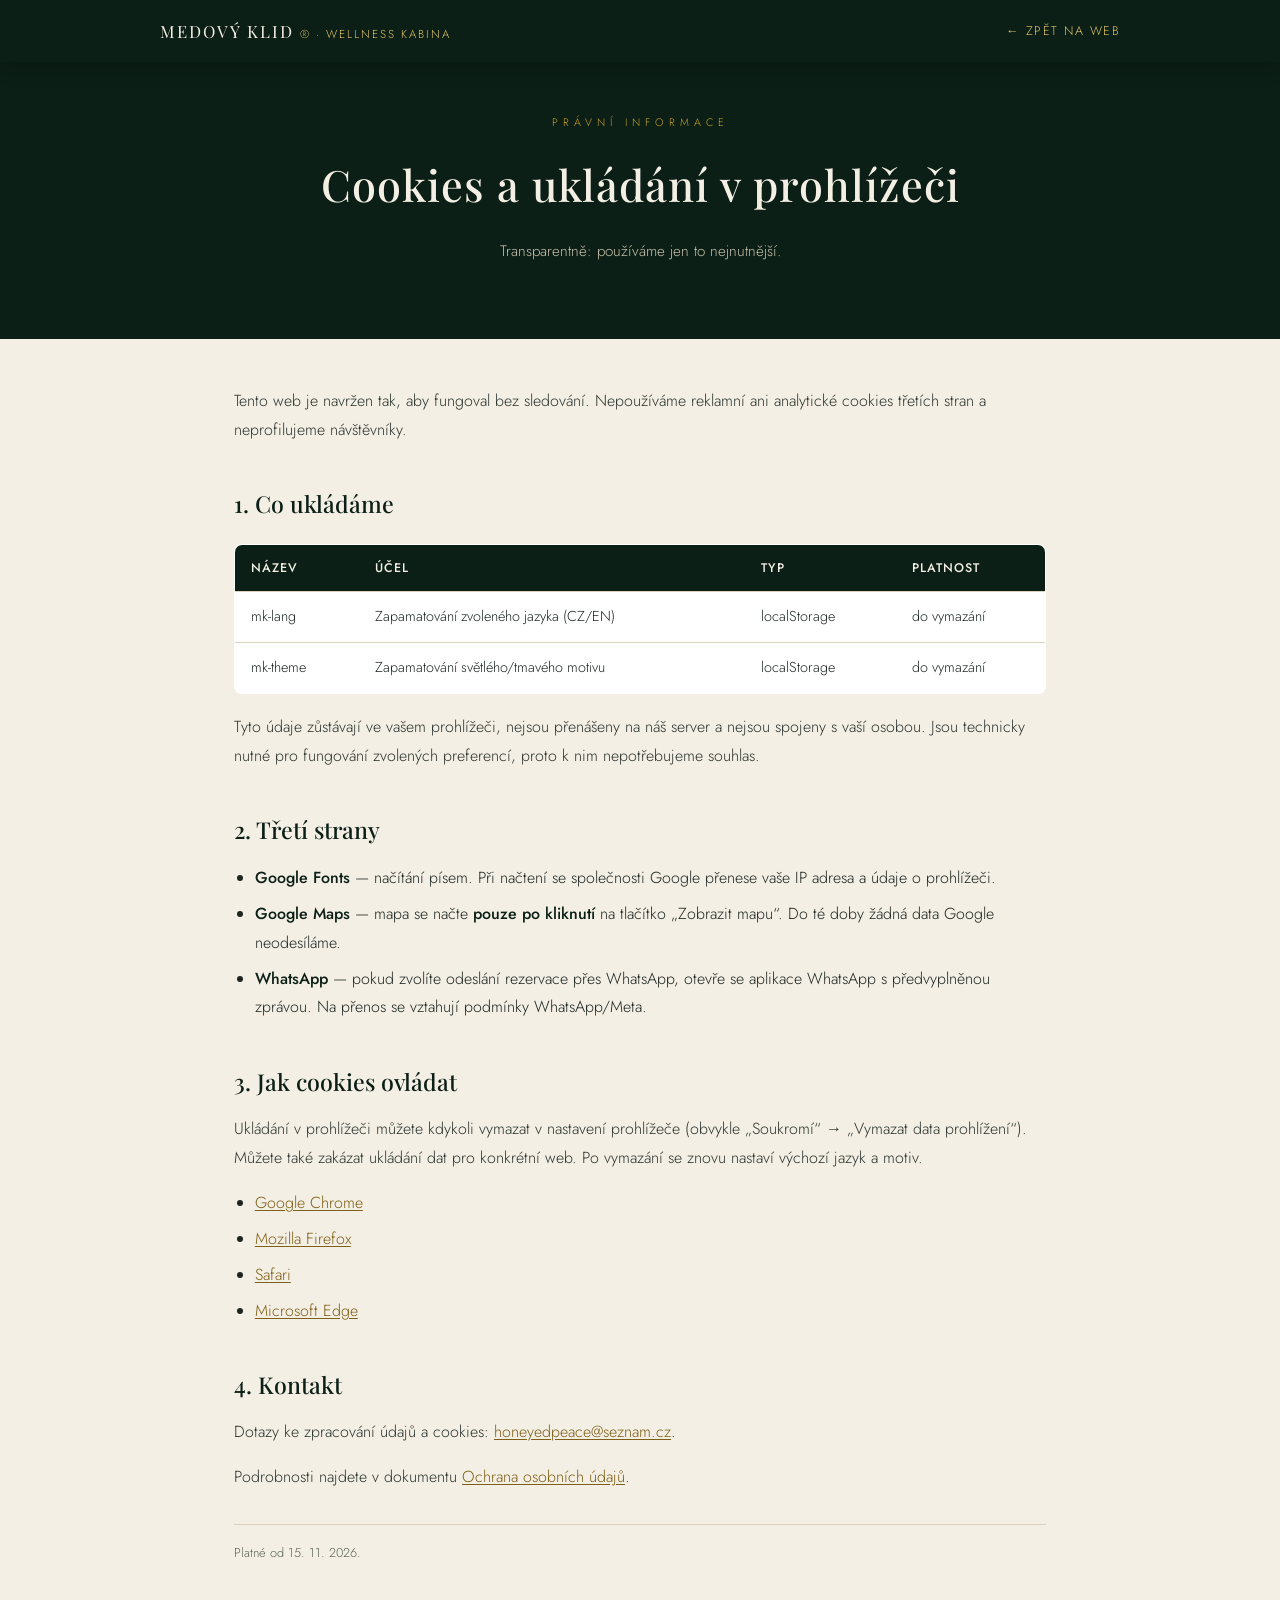
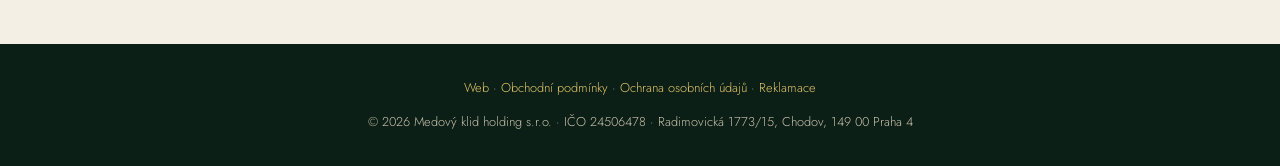
<file: web/cookies/index.html>
<!DOCTYPE html>
<html lang="cs">
<head>
<meta charset="UTF-8">
<meta name="viewport" content="width=device-width, initial-scale=1.0">
<title>Cookies a ukládání v prohlížeči — MEDOVÝ KLID®</title>
<meta name="description" content="Jaké cookies a úložiště prohlížeče web MEDOVÝ KLID® používá a jak je můžete ovládat.">
<meta name="robots" content="index,follow">
<link rel="canonical" href="https://medovyklid.github.io/web/cookies/">
<meta name="theme-color" content="#0b1f16">
<link rel="icon" href="../img/icons/icon-192.png" sizes="192x192">
<link rel="apple-touch-icon" href="../img/icons/apple-touch-icon.png">
<link rel="preconnect" href="https://fonts.googleapis.com">
<link rel="preconnect" href="https://fonts.gstatic.com" crossorigin>
<link href="https://fonts.googleapis.com/css2?family=Playfair+Display:wght@400;500;600&family=Jost:wght@300;400;500;600&display=swap" rel="stylesheet">
<link rel="stylesheet" href="../legal.css">
</head>
<body>
<header class="top">
  <div class="in">
    <a href="../" class="brand">MEDOVÝ KLID<span>® · wellness kabina</span></a>
    <a href="../" class="back">← Zpět na web</a>
  </div>
</header>

<div class="hero">
  <div class="eyebrow">Právní informace</div>
  <h1>Cookies a ukládání v prohlížeči</h1>
  <p>Transparentně: používáme jen to nejnutnější.</p>
</div>

<main>
  <p>Tento web je navržen tak, aby fungoval bez sledování. Nepoužíváme reklamní ani analytické cookies třetích stran a neprofilujeme návštěvníky.</p>

  <h2>1. Co ukládáme</h2>
  <table>
    <thead><tr><th>Název</th><th>Účel</th><th>Typ</th><th>Platnost</th></tr></thead>
    <tbody>
      <tr><td>mk-lang</td><td>Zapamatování zvoleného jazyka (CZ/EN)</td><td>localStorage</td><td>do vymazání</td></tr>
      <tr><td>mk-theme</td><td>Zapamatování světlého/tmavého motivu</td><td>localStorage</td><td>do vymazání</td></tr>
    </tbody>
  </table>
  <p>Tyto údaje zůstávají ve vašem prohlížeči, nejsou přenášeny na náš server a nejsou spojeny s vaší osobou. Jsou technicky nutné pro fungování zvolených preferencí, proto k nim nepotřebujeme souhlas.</p>

  <h2>2. Třetí strany</h2>
  <ul>
    <li><strong>Google Fonts</strong> — načítání písem. Při načtení se společnosti Google přenese vaše IP adresa a údaje o prohlížeči.</li>
    <li><strong>Google Maps</strong> — mapa se načte <strong>pouze po kliknutí</strong> na tlačítko „Zobrazit mapu“. Do té doby žádná data Google neodesíláme.</li>
    <li><strong>WhatsApp</strong> — pokud zvolíte odeslání rezervace přes WhatsApp, otevře se aplikace WhatsApp s předvyplněnou zprávou. Na přenos se vztahují podmínky WhatsApp/Meta.</li>
  </ul>

  <h2>3. Jak cookies ovládat</h2>
  <p>Ukládání v prohlížeči můžete kdykoli vymazat v nastavení prohlížeče (obvykle „Soukromí“ → „Vymazat data prohlížení“). Můžete také zakázat ukládání dat pro konkrétní web. Po vymazání se znovu nastaví výchozí jazyk a motiv.</p>
  <ul>
    <li><a href="https://support.google.com/chrome/answer/95647" target="_blank" rel="noopener">Google Chrome</a></li>
    <li><a href="https://support.mozilla.org/cs/kb/cookies-informace-stranky-ukladaji" target="_blank" rel="noopener">Mozilla Firefox</a></li>
    <li><a href="https://support.apple.com/cs-cz/guide/safari/sfri11471/mac" target="_blank" rel="noopener">Safari</a></li>
    <li><a href="https://support.microsoft.com/cs-cz/microsoft-edge" target="_blank" rel="noopener">Microsoft Edge</a></li>
  </ul>

  <h2>4. Kontakt</h2>
  <p>Dotazy ke zpracování údajů a cookies: <a href="mailto:honeyedpeace@seznam.cz">honeyedpeace@seznam.cz</a>.</p>
  <p>Podrobnosti najdete v dokumentu <a href="../ochrana-osobnich-udaju/">Ochrana osobních údajů</a>.</p>

  <p class="note">Platné od 15. 11. 2026.</p>
</main>

<footer>
  <div class="links">
    <a href="../">Web</a> · <a href="../obchodni-podminky/">Obchodní podmínky</a> · <a href="../ochrana-osobnich-udaju/">Ochrana osobních údajů</a> · <a href="../reklamace/">Reklamace</a>
  </div>
  © 2026 Medový klid holding s.r.o. · IČO 24506478 · Radimovická 1773/15, Chodov, 149 00 Praha 4
</footer>
</body>
</html>
</file>
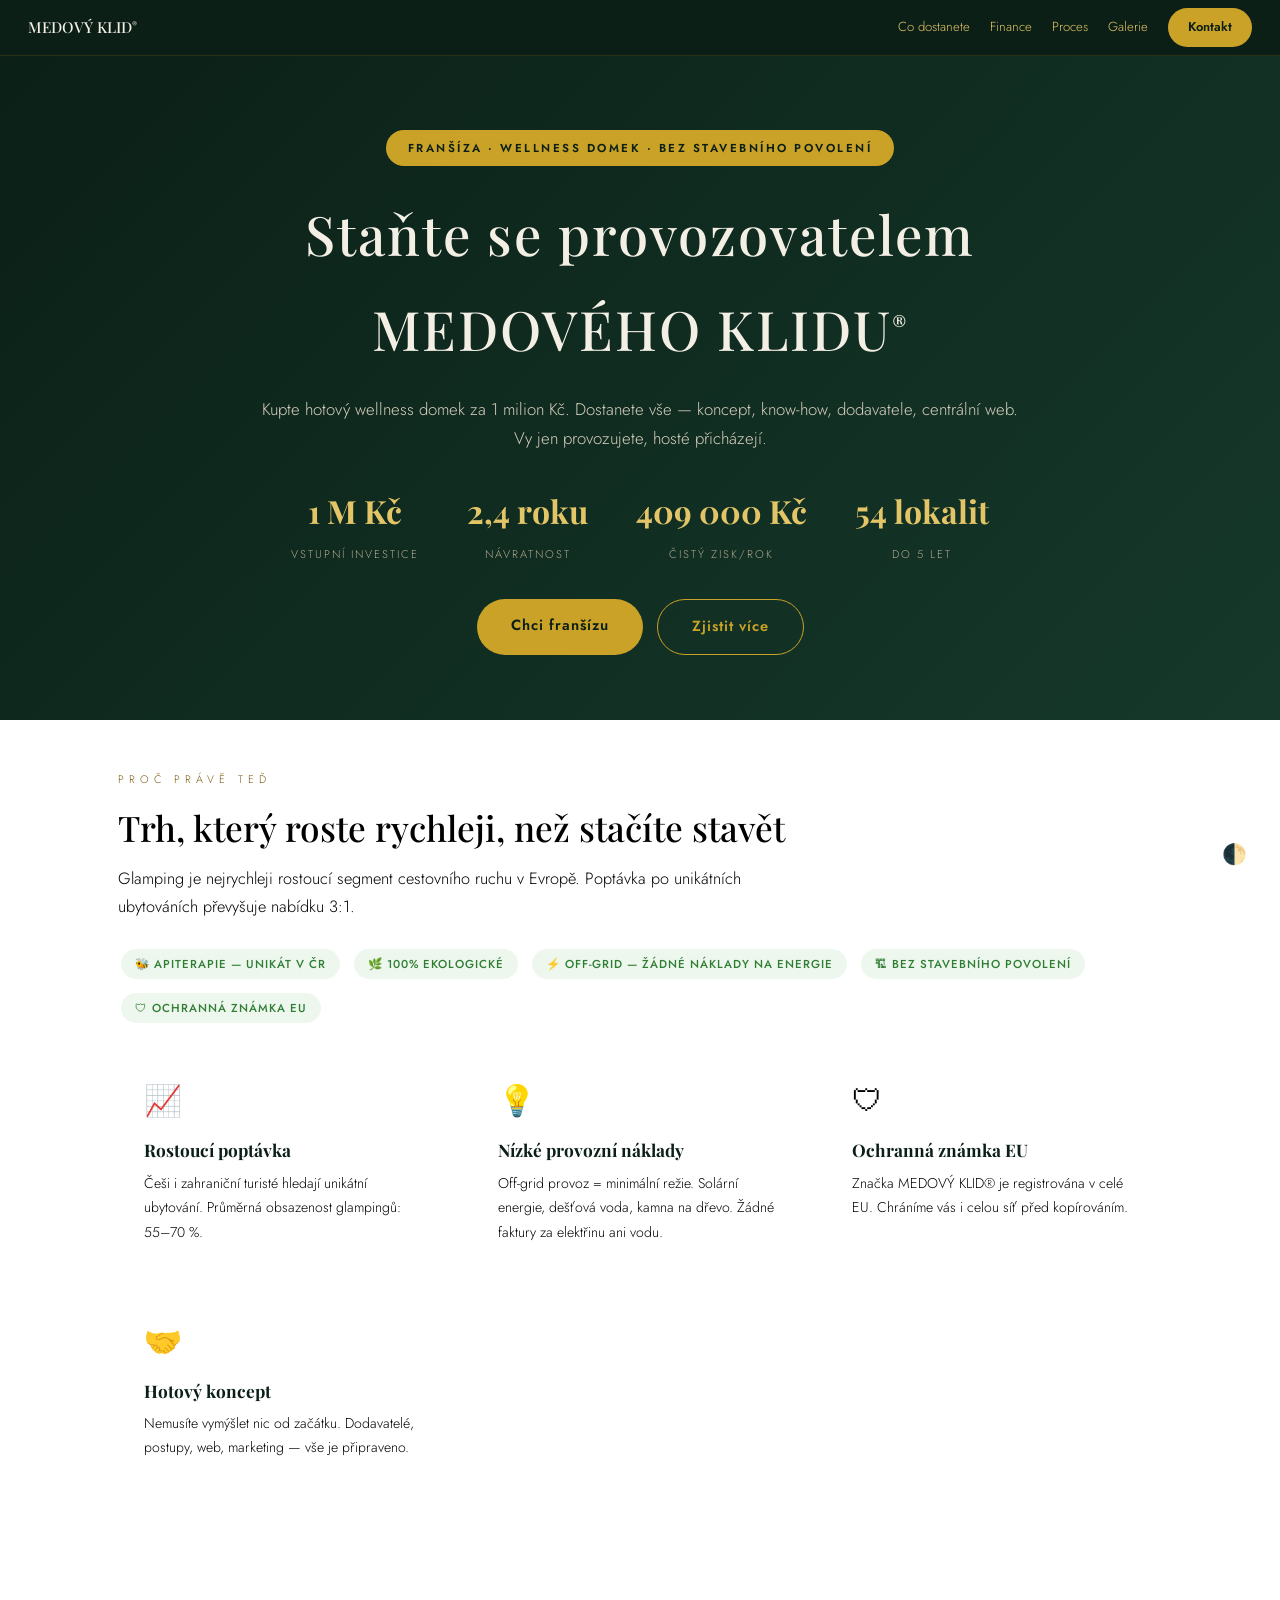
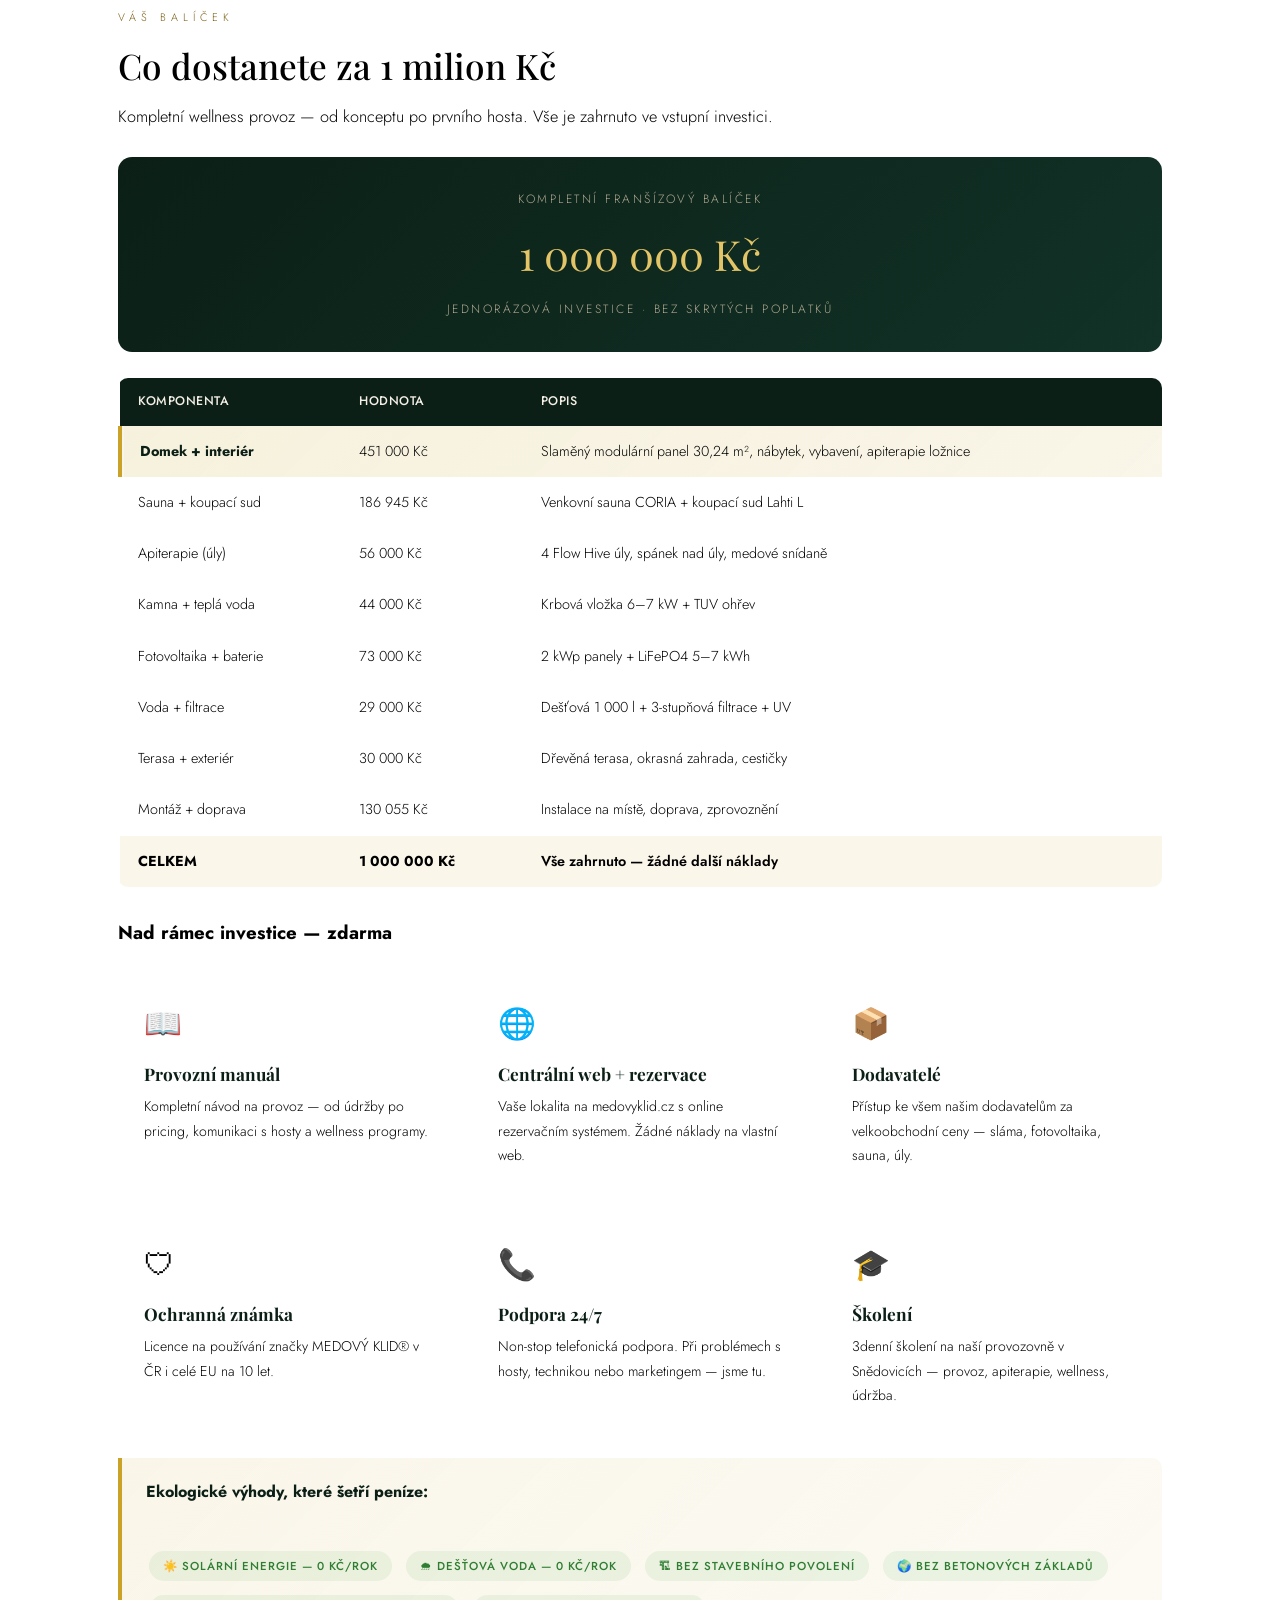
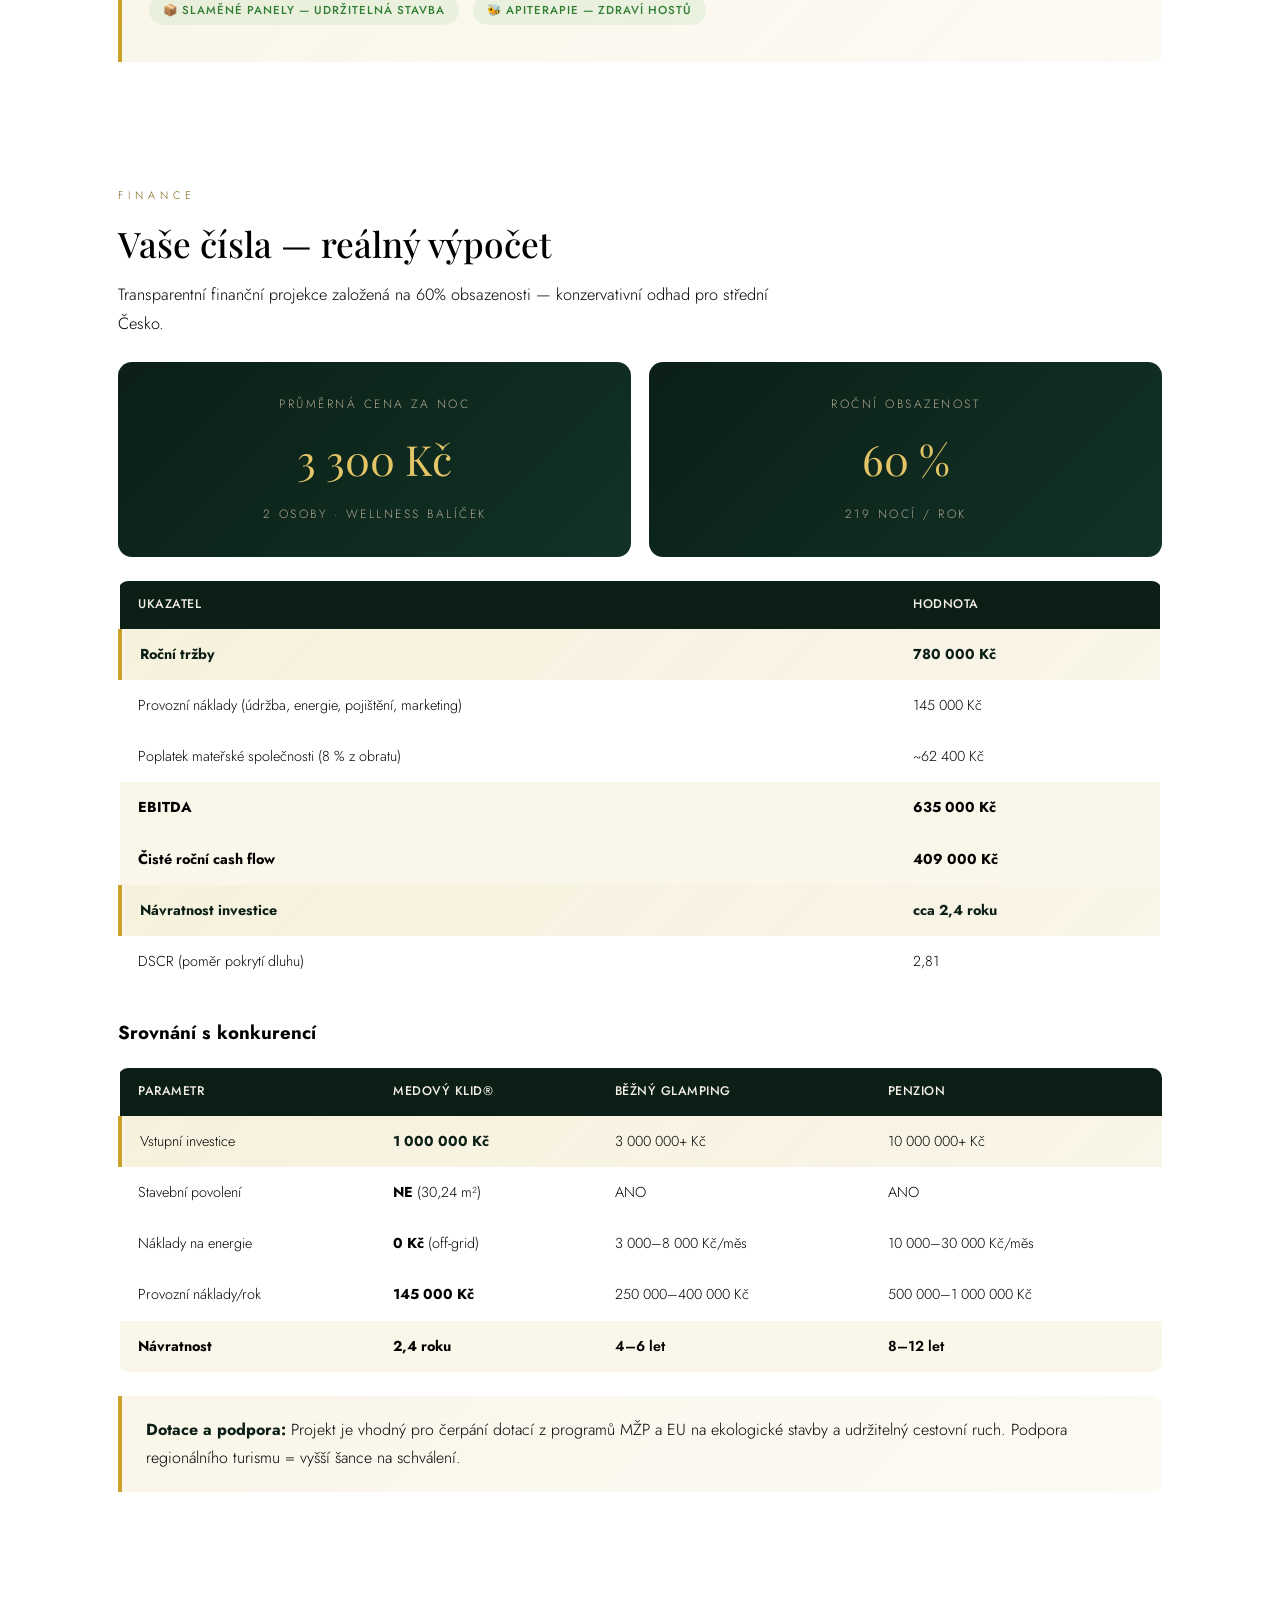
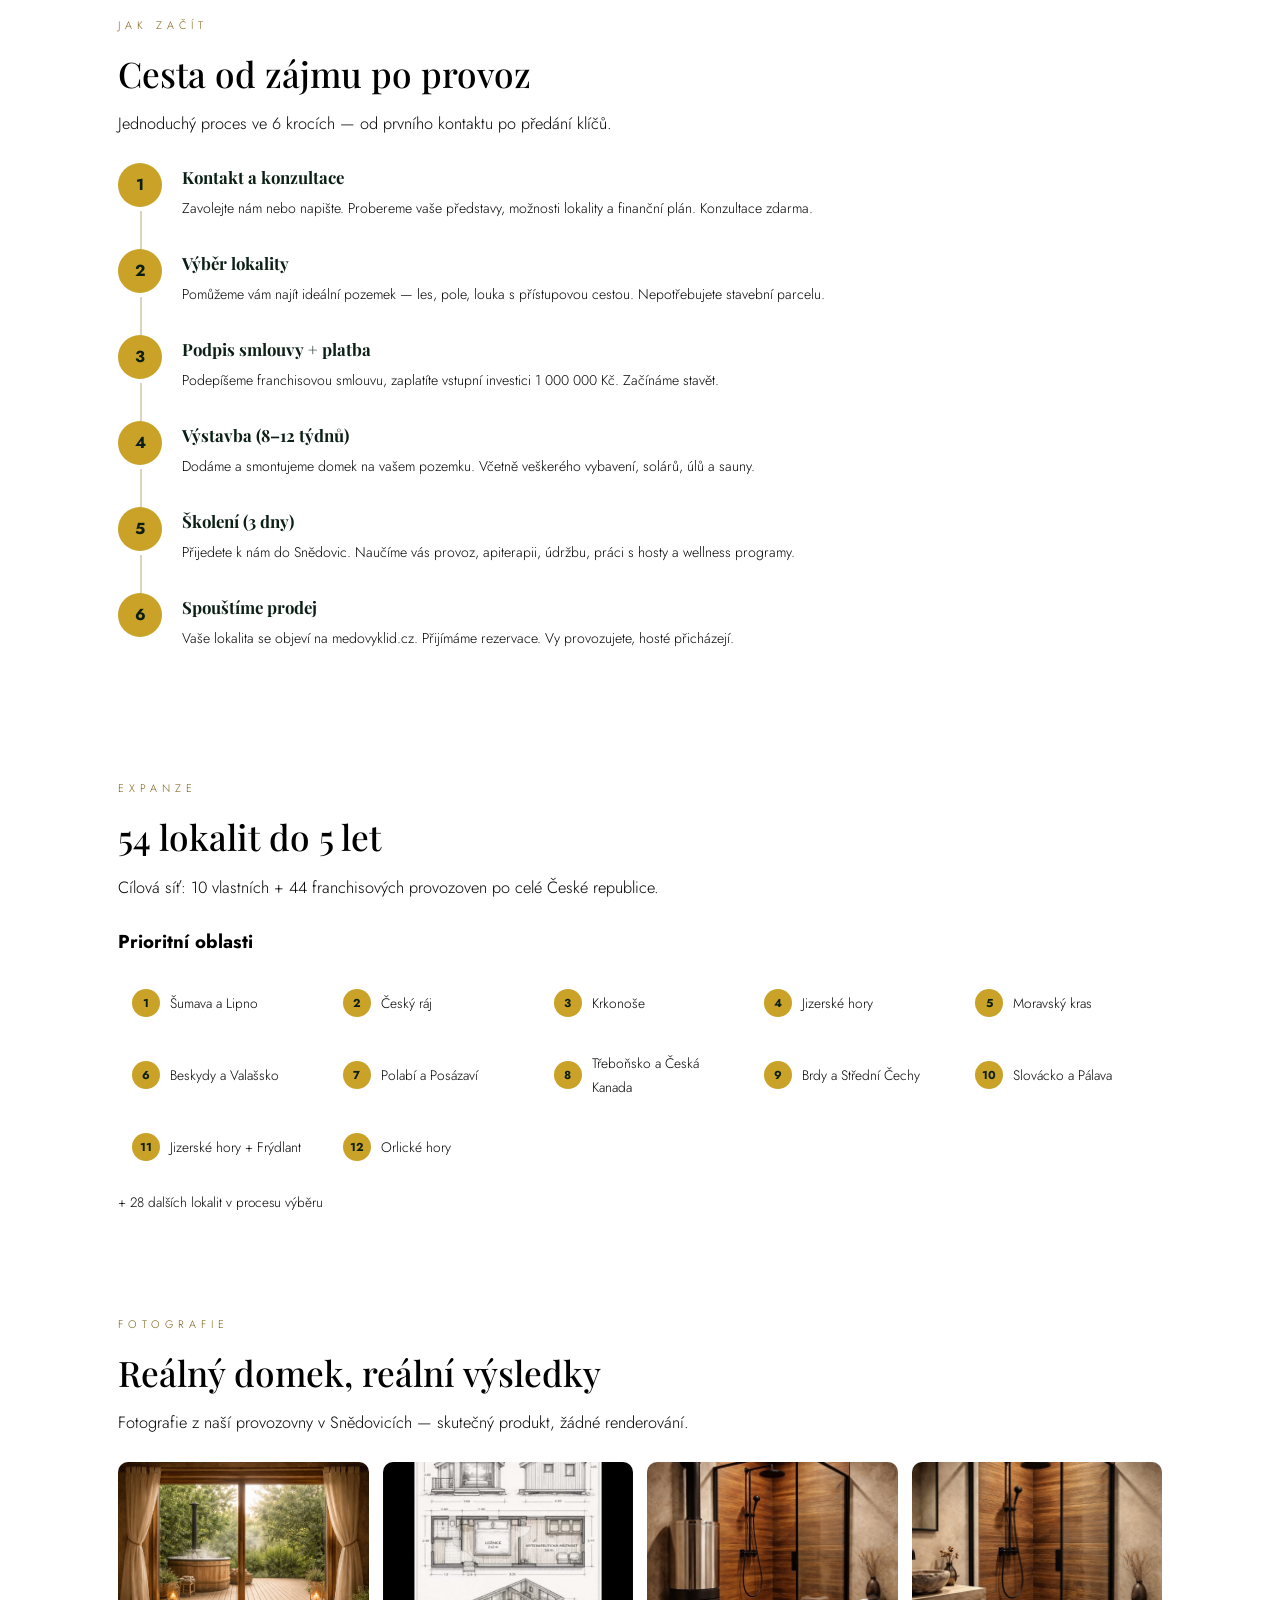
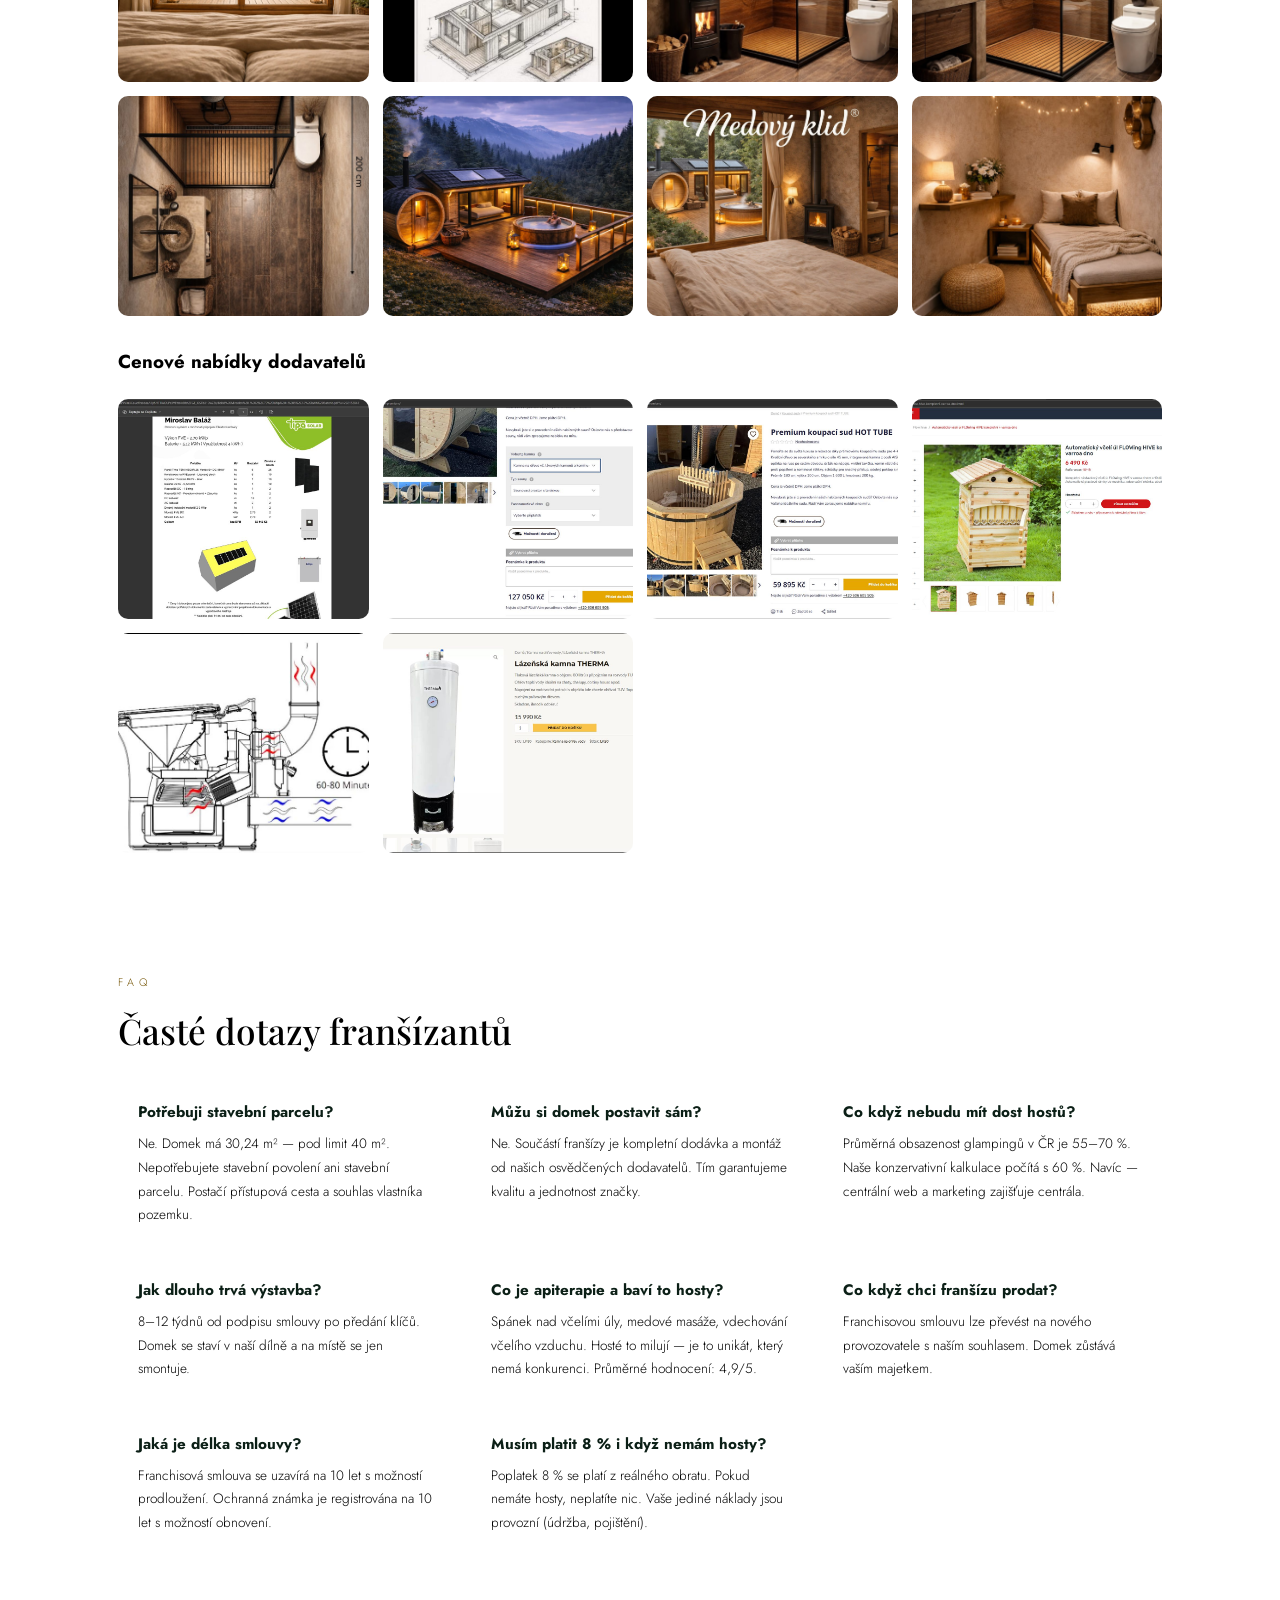
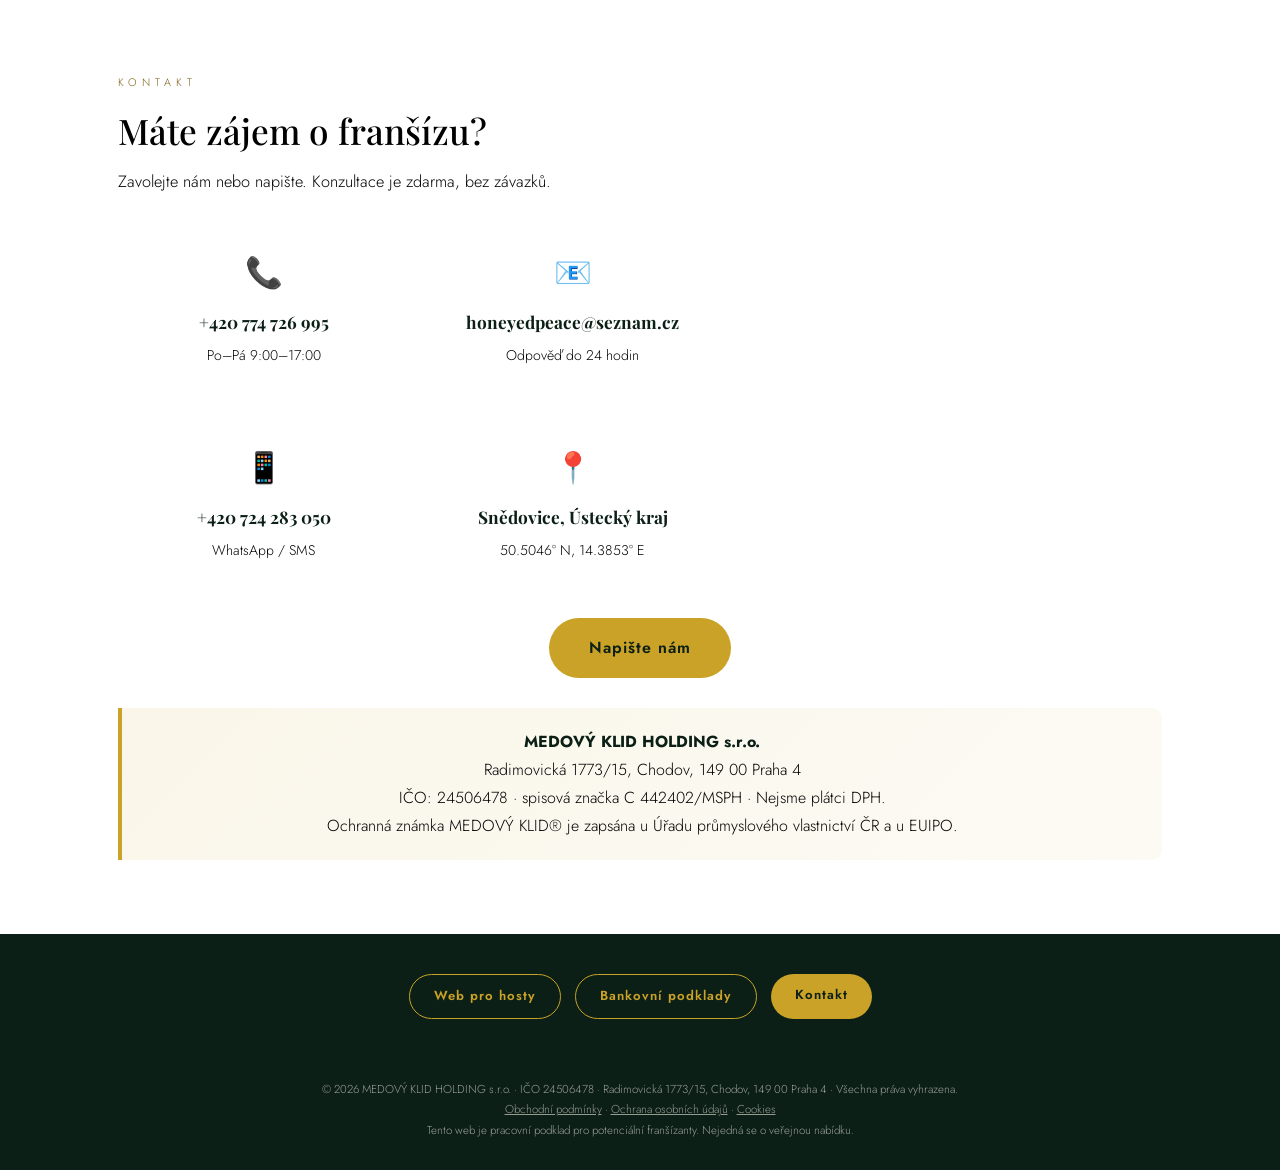
<file: web/fransiza/index.html>
<!DOCTYPE html>
<html lang="cs">
<head>
<meta charset="utf-8">
<meta name="viewport" content="width=device-width,initial-scale=1">
<title>MEDOVÝ KLID® — Franšíza · Staňte se provozovatelem wellness domku</title>
<meta name="description" content="Kupte franšízu MEDOVÝ KLID® za 1 milion Kč. Dostanete kompletní wellness domek, know-how, dodavatele a centrální web. 60% obsazenost, návratnost 2,4 roku.">
<meta name="keywords" content="franšíza, wellness domek, glamping, apiterapie, MEDOVÝ KLID, podnikání v cestovním ruchu">
<meta name="author" content="MEDOVÝ KLID HOLDING s.r.o.">
<meta name="robots" content="index,follow">
<link rel="canonical" href="https://medovyklid.github.io/web/fransiza/">
<meta property="og:type" content="website">
<meta property="og:site_name" content="MEDOVÝ KLID®">
<meta property="og:locale" content="cs_CZ">
<meta property="og:title" content="Franšíza MEDOVÝ KLID® — Staňte se provozovatelem wellness domku">
<meta property="og:description" content="Kompletní wellness domek, know-how, dodavatelé a centrální rezervační web. Návratnost 2,4 roku při 60% obsazenosti.">
<meta property="og:url" content="https://medovyklid.github.io/web/fransiza/">
<meta property="og:image" content="https://medovyklid.github.io/web/img/fransiza/exterior-1.jpg">
<meta property="og:image:alt" content="MEDOVÝ KLID wellness domek v lese">
<meta name="twitter:card" content="summary_large_image">
<meta name="twitter:title" content="Franšíza MEDOVÝ KLID®">
<meta name="twitter:description" content="Staňte se provozovatelem wellness domku MEDOVÝ KLID®.">
<meta name="twitter:image" content="https://medovyklid.github.io/web/img/fransiza/exterior-1.jpg">
<meta name="theme-color" content="#0b1f16">
<link rel="icon" href="../img/icons/icon-192.png" sizes="192x192">
<link rel="apple-touch-icon" href="../img/icons/apple-touch-icon.png">
<link rel="manifest" href="../site.webmanifest">
<link rel="preconnect" href="https://fonts.googleapis.com">
<link rel="preconnect" href="https://fonts.gstatic.com" crossorigin>
<link rel="dns-prefetch" href="https://fonts.googleapis.com">
<link rel="preconnect" href="https://fonts.googleapis.com">
<link rel="preconnect" href="https://fonts.gstatic.com" crossorigin>
<link href="https://fonts.googleapis.com/css2?family=Playfair+Display:ital,wght@0,400;0,500;0,600;0,700;1,400&family=Jost:wght@300;400;500;600&display=swap" rel="stylesheet">
<style>
:root{
  --forest:#0b1f16;--forest-2:#123227;--pine:#173d2e;
  --ivory:#f4efe5;--cream:#efe7d6;--sand:#ddd2bc;
  --honey:#c9a227;--honey-soft:#e3c568;--gold:#b8933a;
  --ink:#1c2520;--muted:#6b7368;
  --serif:'Playfair Display',Georgia,serif;
  --sans:'Jost',-apple-system,Segoe UI,sans-serif;
}
:root[data-theme="light"]{--bg:#f4efe5;--bg-alt:#efe7d6;--card:#fff;--card-line:#ddd2bc;--text:#1c2520;--text-soft:#6b7368;--shadow:rgba(11,31,22,.08)}
:root[data-theme="dark"]{--bg:#0e1411;--bg-alt:#121a15;--card:#1a221d;--card-line:#2c3a32;--text:#e9e4d8;--text-soft:#a8b2a6;--shadow:rgba(0,0,0,.5)}
*{margin:0;padding:0;box-sizing:border-box}
body{font-family:var(--sans);background:var(--bg);color:var(--text);line-height:1.75;font-weight:300;transition:background .4s,color .4s}
.theme-toggle{position:fixed;bottom:22px;right:22px;z-index:999;background:var(--card);border:1px solid var(--card-line);border-radius:50%;width:48px;height:48px;display:flex;align-items:center;justify-content:center;font-size:1.25rem;cursor:pointer;box-shadow:0 6px 20px var(--shadow);transition:.3s}
.theme-toggle:hover{transform:scale(1.1)}
.w{max-width:1100px;margin:0 auto;padding:0 28px}
.hero{background:var(--forest);color:var(--ivory);text-align:center;padding:80px 28px 65px;position:relative;overflow:hidden}
.hero::before{content:'';position:absolute;inset:0;background:linear-gradient(135deg,rgba(11,31,22,.95),rgba(23,61,46,.85))}
.hero .badge{position:relative;display:inline-block;background:var(--honey);color:var(--forest);padding:8px 22px;border-radius:99px;font-weight:600;letter-spacing:2.5px;font-size:.72rem;text-transform:uppercase;margin-bottom:20px}
.hero h1{position:relative;font-family:var(--serif);font-weight:500;font-size:clamp(2.2rem,5vw,3.4rem);letter-spacing:2px}
.hero p{position:relative;margin-top:18px;color:#d7cfbd;max-width:760px;margin-left:auto;margin-right:auto;font-size:1.05rem}
.hero .hero-stats{position:relative;display:flex;justify-content:center;gap:3rem;margin-top:30px;flex-wrap:wrap}
.hero .hs{text-align:center}
.hero .hs b{display:block;font-family:var(--serif);font-size:2rem;color:var(--honey-soft)}
.hero .hs span{font-size:.7rem;letter-spacing:2px;text-transform:uppercase;color:#b0a990}
.eyebrow{font-size:.68rem;letter-spacing:5px;text-transform:uppercase;color:#7d5f15;margin-bottom:8px}
h2{font-family:var(--serif);font-weight:500;font-size:clamp(1.6rem,3.5vw,2.2rem);margin-bottom:6px;color:var(--text)}
.lead{color:var(--text-soft);margin-bottom:24px;max-width:700px;font-size:1.02rem}
.grid{display:grid;grid-template-columns:repeat(auto-fit,minmax(260px,1fr));gap:18px;margin:22px 0}
.card{background:var(--card);border:1px solid var(--card-line);border-radius:12px;padding:26px;box-shadow:0 10px 30px var(--shadow);transition:.3s}
.card:hover{transform:translateY(-4px);box-shadow:0 16px 40px var(--shadow)}
.card .ic{font-size:1.9rem;margin-bottom:8px}
.card h3{font-family:var(--serif);font-size:1.08rem;margin-bottom:5px;color:var(--forest)}
.card p{font-size:.88rem;color:var(--text-soft)}
.tbl{width:100%;border-collapse:collapse;margin:18px 0;background:var(--card);border-radius:10px;overflow:hidden;box-shadow:0 6px 20px var(--shadow)}
.tbl th,.tbl td{padding:13px 18px;text-align:left;border-bottom:1px solid var(--card-line);font-size:.9rem}
.tbl th{background:var(--forest);color:var(--ivory);font-weight:500;letter-spacing:.5px;font-size:.78rem;text-transform:uppercase}
.tbl tr.total td{background:rgba(201,162,39,.1);font-weight:600}
.tbl tr.hl td{background:rgba(201,162,39,.06)}
.hl{background:linear-gradient(135deg,rgba(201,162,39,.1),rgba(201,162,39,.05));border-left:4px solid var(--honey);padding:20px 24px;border-radius:0 10px 10px 0;margin:24px 0}
.hl strong{color:var(--forest)}
.price-box{background:linear-gradient(135deg,var(--forest),var(--forest-2));color:var(--ivory);border-radius:14px;padding:32px;text-align:center;margin:26px 0}
.price-box .big{font-family:var(--serif);font-size:2.6rem;color:var(--honey-soft);margin:8px 0}
.price-box .lbl{font-size:.75rem;letter-spacing:2.5px;text-transform:uppercase;color:#b0a990}
.btn{display:inline-block;background:var(--honey);color:var(--forest);padding:14px 34px;border-radius:99px;text-decoration:none;font-weight:600;letter-spacing:1px;transition:.3s;font-size:.92rem}
.btn:hover{background:var(--honey-soft);transform:translateY(-2px)}
.btn.ghost{background:none;border:1.5px solid var(--honey);color:var(--honey)}
.btn.ghost:hover{background:var(--honey);color:var(--forest)}
.eco-pill{display:inline-flex;align-items:center;gap:6px;background:rgba(76,175,80,.1);color:#2e7d32;padding:5px 14px;border-radius:99px;font-size:.72rem;letter-spacing:1px;text-transform:uppercase;font-weight:500;margin:3px}
.eco-grid{display:flex;flex-wrap:wrap;gap:8px;margin:14px 0}
.gallery{display:grid;grid-template-columns:repeat(auto-fill,minmax(220px,1fr));gap:14px;margin:20px 0}
.gallery img{width:100%;height:220px;object-fit:cover;border-radius:10px;border:1px solid var(--card-line);transition:.3s}
.gallery img:hover{transform:scale(1.03);box-shadow:0 10px 30px rgba(0,0,0,.15)}
.steps{counter-reset:step;margin:20px 0}
.step{display:flex;gap:20px;margin-bottom:28px;position:relative}
.step::before{counter-increment:step;content:counter(step);width:44px;height:44px;border-radius:99px;background:var(--honey);color:var(--forest);display:flex;align-items:center;justify-content:center;font-weight:700;font-size:1rem;flex-shrink:0}
.step:not(:last-child)::after{content:'';position:absolute;left:22px;top:48px;width:2px;height:calc(100% - 16px);background:var(--sand)}
.step h3{font-family:var(--serif);font-size:1.05rem;color:var(--forest);margin-bottom:4px}
.step p{font-size:.88rem;color:var(--text-soft)}
.page{padding:50px 0}
.page:nth-child(even){background:var(--bg-alt)}
.footer-band{background:var(--forest);color:var(--ivory);text-align:center;padding:40px 28px}
.footer-band a{color:var(--honey-soft);text-decoration:none}
.footer-band a.btn{color:var(--forest)}
.footer-band a.btn.ghost{color:var(--honey)}
.foot{text-align:center;color:rgba(244,239,229,.62);font-size:.72rem;padding:20px 28px 30px;background:var(--forest)}
.q-grid{display:grid;grid-template-columns:repeat(auto-fit,minmax(300px,1fr));gap:14px;margin:20px 0}
.q{background:var(--card);border:1px solid var(--card-line);border-radius:10px;padding:18px 20px}
.q h3{font-size:.95rem;color:var(--forest);margin-bottom:6px}
.q p{font-size:.85rem;color:var(--text-soft)}
.loc-grid{display:grid;grid-template-columns:repeat(auto-fill,minmax(180px,1fr));gap:10px;margin:18px 0}
.loc{background:var(--card);border:1px solid var(--card-line);border-radius:8px;padding:12px 14px;display:flex;align-items:center;gap:10px;font-size:.86rem}
.loc .n{width:28px;height:28px;border-radius:99px;background:var(--honey);color:var(--forest);display:flex;align-items:center;justify-content:center;font-weight:700;font-size:.72rem;flex-shrink:0}
.nav-toggle{position:fixed;top:0;left:0;right:0;z-index:998;background:var(--forest);display:none;align-items:center;justify-content:space-between;padding:12px 24px}
.nav-toggle .brand{font-family:var(--serif);color:var(--ivory);font-size:1rem;font-weight:500}
.nav-toggle .bars{color:var(--ivory);font-size:1.5rem;cursor:pointer}
a[href="#"]{text-decoration:none}
@media(max-width:768px){.hero .hero-stats{gap:1.5rem}.hero .hs b{font-size:1.5rem}.grid{grid-template-columns:1fr}.gallery{grid-template-columns:1fr 1fr}}
</style>
</head>
<body data-theme="light">

<button class="theme-toggle" onclick="toggle()" aria-label="Přepnout motiv">🌓</button>

<!-- ===== NAV ===== -->
<nav style="position:fixed;top:0;left:0;right:0;z-index:997;background:var(--forest);display:flex;align-items:center;justify-content:space-between;padding:0 28px;height:56px;border-bottom:1px solid rgba(201,162,39,.15)">  <span style="font-family:var(--serif);color:var(--ivory);font-weight:500;font-size:.95rem">MEDOVÝ KLID<sup style="font-size:.5em">®</sup></span>
  <div style="display:flex;gap:20px;align-items:center">
    <a href="#co-dostanete" style="color:var(--honey-soft);font-size:.82rem;text-decoration:none">Co dostanete</a>
    <a href="#financie" style="color:var(--honey-soft);font-size:.82rem;text-decoration:none">Finance</a>
    <a href="#proces" style="color:var(--honey-soft);font-size:.82rem;text-decoration:none">Proces</a>
    <a href="#galerie" style="color:var(--honey-soft);font-size:.82rem;text-decoration:none">Galerie</a>
    <a href="#kontakt" style="background:var(--honey);color:var(--forest);padding:8px 20px;border-radius:99px;font-size:.8rem;font-weight:600;text-decoration:none">Kontakt</a>
  </div>
</nav>

<main id="main">

<!-- ===== HERO ===== -->
<div class="hero" style="padding-top:130px">
  <div class="badge">Franšíza · Wellness domek · Bez stavebního povolení</div>
  <h1>Staňte se provozovatelem<br>MEDOVÉHO KLIDU<sup style="font-size:.4em">®</sup></h1>
  <p>Kupte hotový wellness domek za 1 milion Kč. Dostanete vše — koncept, know-how, dodavatele, centrální web. Vy jen provozujete, hosté přicházejí.</p>
  <div class="hero-stats">
    <div class="hs"><b>1 M Kč</b><span>vstupní investice</span></div>
    <div class="hs"><b>2,4 roku</b><span>návratnost</span></div>
    <div class="hs"><b>409 000 Kč</b><span>čistý zisk/rok</span></div>
    <div class="hs"><b>54 lokalit</b><span>do 5 let</span></div>
  </div>
  <div style="position:relative;margin-top:32px;display:flex;gap:14px;justify-content:center;flex-wrap:wrap">
    <a href="#kontakt" class="btn">Chci franšízu</a>
    <a href="#co-dostanete" class="btn ghost">Zjistit více</a>
  </div>
</div>

<!-- ===== PROČ PRÁVĚ TEĎ ===== -->
<div class="page">
<div class="w">
  <div class="eyebrow">Proč právě teď</div>
  <h2>Trh, který roste rychleji, než stačíte stavět</h2>
  <p class="lead">Glamping je nejrychleji rostoucí segment cestovního ruchu v Evropě. Poptávka po unikátních ubytováních převyšuje nabídku 3:1.</p>

  <div class="eco-grid">
    <span class="eco-pill">🐝 Apiterapie — unikát v ČR</span>
    <span class="eco-pill">🌿 100% ekologické</span>
    <span class="eco-pill">⚡ Off-grid — žádné náklady na energie</span>
    <span class="eco-pill">🏗 Bez stavebního povolení</span>
    <span class="eco-pill">🛡 Ochranná známka EU</span>
  </div>

  <div class="grid">
    <div class="card"><div class="ic">📈</div><h3>Rostoucí poptávka</h3><p>Češi i zahraniční turisté hledají unikátní ubytování. Průměrná obsazenost glampingů: 55–70 %.</p></div>
    <div class="card"><div class="ic">💡</div><h3>Nízké provozní náklady</h3><p>Off-grid provoz = minimální režie. Solární energie, dešťová voda, kamna na dřevo. Žádné faktury za elektřinu ani vodu.</p></div>
    <div class="card"><div class="ic">🛡</div><h3>Ochranná známka EU</h3><p>Značka MEDOVÝ KLID® je registrována v celé EU. Chráníme vás i celou síť před kopírováním.</p></div>
    <div class="card"><div class="ic">🤝</div><h3>Hotový koncept</h3><p>Nemusíte vymýšlet nic od začátku. Dodavatelé, postupy, web, marketing — vše je připraveno.</p></div>
  </div>
</div>
</div>

<!-- ===== CO DOSTANETE ===== -->
<div class="page" id="co-dostanete">
<div class="w">
  <div class="eyebrow">Váš balíček</div>
  <h2>Co dostanete za 1 milion Kč</h2>
  <p class="lead">Kompletní wellness provoz — od konceptu po prvního hosta. Vše je zahrnuto ve vstupní investici.</p>

  <div class="price-box">
    <div class="lbl">Kompletní franšízový balíček</div>
    <div class="big">1 000 000 Kč</div>
    <div class="lbl">jednorázová investice · bez skrytých poplatků</div>
  </div>

  <table class="tbl">
    <tr><th>Komponenta</th><th>Hodnota</th><th>Popis</th></tr>
    <tr class="hl"><td><strong>Domek + interiér</strong></td><td>451 000 Kč</td><td>Slaměný modulární panel 30,24 m², nábytek, vybavení, apiterapie ložnice</td></tr>
    <tr><td>Sauna + koupací sud</td><td>186 945 Kč</td><td>Venkovní sauna CORIA + koupací sud Lahti L</td></tr>
    <tr><td>Apiterapie (úly)</td><td>56 000 Kč</td><td>4 Flow Hive úly, spánek nad úly, medové snídaně</td></tr>
    <tr><td>Kamna + teplá voda</td><td>44 000 Kč</td><td>Krbová vložka 6–7 kW + TUV ohřev</td></tr>
    <tr><td>Fotovoltaika + baterie</td><td>73 000 Kč</td><td>2 kWp panely + LiFePO4 5–7 kWh</td></tr>
    <tr><td>Voda + filtrace</td><td>29 000 Kč</td><td>Dešťová 1 000 l + 3-stupňová filtrace + UV</td></tr>
    <tr><td>Terasa + exteriér</td><td>30 000 Kč</td><td>Dřevěná terasa, okrasná zahrada, cestičky</td></tr>
    <tr><td>Montáž + doprava</td><td>130 055 Kč</td><td>Instalace na místě, doprava, zprovoznění</td></tr>
    <tr class="total"><td><strong>CELKEM</strong></td><td><strong>1 000 000 Kč</strong></td><td>Vše zahrnuto — žádné další náklady</td></tr>
  </table>

  <h3 style="margin-top:30px;margin-bottom:14px">Nad rámec investice — zdarma</h3>
  <div class="grid">
    <div class="card"><div class="ic">📖</div><h3>Provozní manuál</h3><p>Kompletní návod na provoz — od údržby po pricing, komunikaci s hosty a wellness programy.</p></div>
    <div class="card"><div class="ic">🌐</div><h3>Centrální web + rezervace</h3><p>Vaše lokalita na medovyklid.cz s online rezervačním systémem. Žádné náklady na vlastní web.</p></div>
    <div class="card"><div class="ic">📦</div><h3>Dodavatelé</h3><p>Přístup ke všem našim dodavatelům za velkoobchodní ceny — sláma, fotovoltaika, sauna, úly.</p></div>
    <div class="card"><div class="ic">🛡</div><h3>Ochranná známka</h3><p>Licence na používání značky MEDOVÝ KLID® v ČR i celé EU na 10 let.</p></div>
    <div class="card"><div class="ic">📞</div><h3>Podpora 24/7</h3><p>Non-stop telefonická podpora. Při problémech s hosty, technikou nebo marketingem — jsme tu.</p></div>
    <div class="card"><div class="ic">🎓</div><h3>Školení</h3><p>3denní školení na naší provozovně v Snědovicích — provoz, apiterapie, wellness, údržba.</p></div>
  </div>

  <div class="hl">
    <strong>Ekologické výhody, které šetří peníze:</strong><br><br>
    <div class="eco-grid">
      <span class="eco-pill">☀️ Solární energie — 0 Kč/rok</span>
      <span class="eco-pill">🌧 Dešťová voda — 0 Kč/rok</span>
      <span class="eco-pill">🏗 Bez stavebního povolení</span>
      <span class="eco-pill">🌍 Bez betonových základů</span>
      <span class="eco-pill">📦 Slaměné panely — udržitelná stavba</span>
      <span class="eco-pill">🐝 Apiterapie — zdraví hostů</span>
    </div>
  </div>
</div>
</div>

<!-- ===== FINANCE ===== -->
<div class="page" id="financie">
<div class="w">
  <div class="eyebrow">Finance</div>
  <h2>Vaše čísla — reálný výpočet</h2>
  <p class="lead">Transparentní finanční projekce založená na 60% obsazenosti — konzervativní odhad pro střední Česko.</p>

  <div class="grid">
    <div class="price-box" style="margin:0">
      <div class="lbl">Průměrná cena za noc</div>
      <div class="big">3 300 Kč</div>
      <div class="lbl">2 osoby · wellness balíček</div>
    </div>
    <div class="price-box" style="margin:0">
      <div class="lbl">Roční obsazenost</div>
      <div class="big">60 %</div>
      <div class="lbl">219 nocí / rok</div>
    </div>
  </div>

  <table class="tbl" style="margin-top:24px">
    <tr><th>Ukazatel</th><th>Hodnota</th></tr>
    <tr class="hl"><td><strong>Roční tržby</strong></td><td><strong>780 000 Kč</strong></td></tr>
    <tr><td>Provozní náklady (údržba, energie, pojištění, marketing)</td><td>145 000 Kč</td></tr>
    <tr><td>Poplatek mateřské společnosti (8 % z obratu)</td><td>~62 400 Kč</td></tr>
    <tr class="total"><td><strong>EBITDA</strong></td><td><strong>635 000 Kč</strong></td></tr>
    <tr class="total"><td><strong>Čisté roční cash flow</strong></td><td><strong>409 000 Kč</strong></td></tr>
    <tr class="hl"><td><strong>Návratnost investice</strong></td><td><strong>cca 2,4 roku</strong></td></tr>
    <tr><td>DSCR (poměr pokrytí dluhu)</td><td>2,81</td></tr>
  </table>

  <h3 style="margin-top:30px;margin-bottom:14px">Srovnání s konkurencí</h3>
  <table class="tbl">
    <tr><th>Parametr</th><th>MEDOVÝ KLID®</th><th>Běžný glamping</th><th>Penzion</th></tr>
    <tr class="hl"><td>Vstupní investice</td><td><strong>1 000 000 Kč</strong></td><td>3 000 000+ Kč</td><td>10 000 000+ Kč</td></tr>
    <tr><td>Stavební povolení</td><td><strong>NE</strong> (30,24 m²)</td><td>ANO</td><td>ANO</td></tr>
    <tr><td>Náklady na energie</td><td><strong>0 Kč</strong> (off-grid)</td><td>3 000–8 000 Kč/měs</td><td>10 000–30 000 Kč/měs</td></tr>
    <tr><td>Provozní náklady/rok</td><td><strong>145 000 Kč</strong></td><td>250 000–400 000 Kč</td><td>500 000–1 000 000 Kč</td></tr>
    <tr class="total"><td><strong>Návratnost</strong></td><td><strong>2,4 roku</strong></td><td>4–6 let</td><td>8–12 let</td></tr>
  </table>

  <div class="hl">
    <strong>Dotace a podpora:</strong> Projekt je vhodný pro čerpání dotací z programů MŽP a EU na ekologické stavby a udržitelný cestovní ruch. Podpora regionálního turismu = vyšší šance na schválení.
  </div>
</div>
</div>

<!-- ===== PROCES ===== -->
<div class="page" id="proces">
<div class="w">
  <div class="eyebrow">Jak začít</div>
  <h2>Cesta od zájmu po provoz</h2>
  <p class="lead">Jednoduchý proces ve 6 krocích — od prvního kontaktu po předání klíčů.</p>

  <div class="steps">
    <div class="step"><div><h3>Kontakt a konzultace</h3><p>Zavolejte nám nebo napište. Probereme vaše představy, možnosti lokality a finanční plán. Konzultace zdarma.</p></div></div>
    <div class="step"><div><h3>Výběr lokality</h3><p>Pomůžeme vám najít ideální pozemek — les, pole, louka s přístupovou cestou. Nepotřebujete stavební parcelu.</p></div></div>
    <div class="step"><div><h3>Podpis smlouvy + platba</h3><p>Podepíšeme franchisovou smlouvu, zaplatíte vstupní investici 1 000 000 Kč. Začínáme stavět.</p></div></div>
    <div class="step"><div><h3>Výstavba (8–12 týdnů)</h3><p>Dodáme a smontujeme domek na vašem pozemku. Včetně veškerého vybavení, solárů, úlů a sauny.</p></div></div>
    <div class="step"><div><h3>Školení (3 dny)</h3><p>Přijedete k nám do Snědovic. Naučíme vás provoz, apiterapii, údržbu, práci s hosty a wellness programy.</p></div></div>
    <div class="step"><div><h3>Spouštíme prodej</h3><p>Vaše lokalita se objeví na medovyklid.cz. Přijímáme rezervace. Vy provozujete, hosté přicházejí.</p></div></div>
  </div>
</div>
</div>

<!-- ===== LOKALITY ===== -->
<div class="page">
<div class="w">
  <div class="eyebrow">Expanze</div>
  <h2>54 lokalit do 5 let</h2>
  <p class="lead">Cílová síť: 10 vlastních + 44 franchisových provozoven po celé České republice.</p>

  <h3 style="margin-bottom:10px">Prioritní oblasti</h3>
  <div class="loc-grid">
    <div class="loc"><span class="n">1</span>Šumava a Lipno</div>
    <div class="loc"><span class="n">2</span>Český ráj</div>
    <div class="loc"><span class="n">3</span>Krkonoše</div>
    <div class="loc"><span class="n">4</span>Jizerské hory</div>
    <div class="loc"><span class="n">5</span>Moravský kras</div>
    <div class="loc"><span class="n">6</span>Beskydy a Valašsko</div>
    <div class="loc"><span class="n">7</span>Polabí a Posázaví</div>
    <div class="loc"><span class="n">8</span>Třeboňsko a Česká Kanada</div>
    <div class="loc"><span class="n">9</span>Brdy a Střední Čechy</div>
    <div class="loc"><span class="n">10</span>Slovácko a Pálava</div>
    <div class="loc"><span class="n">11</span>Jizerské hory + Frýdlant</div>
    <div class="loc"><span class="n">12</span>Orlické hory</div>
  </div>
  <p style="font-size:.85rem;color:var(--text-soft);margin-top:8px">+ 28 dalších lokalit v procesu výběru</p>
</div>
</div>

<!-- ===== GALERIE ===== -->
<div class="page" id="galerie">
<div class="w">
  <div class="eyebrow">Fotografie</div>
  <h2>Reálný domek, reální výsledky</h2>
  <p class="lead">Fotografie z naší provozovny v Snědovicích — skutečný produkt, žádné renderování.</p>

  <div class="gallery">
    <img src="../img/fransiza/exterior-1.jpg" alt="MEDOVÝ KLID — exteriér domku v lese" loading="lazy" width="1600" height="1067">
    <img src="../img/fransiza/interior-1.jpg" alt="MEDOVÝ KLID — interiér ložnice" loading="lazy" width="900" height="1600">
    <img src="../img/fransiza/bathroom-1.jpg" alt="Koupelna s umyvadlem" loading="lazy" width="1024" height="1536">
    <img src="../img/fransiza/bathroom-2.jpg" alt="Koupelna — detail sprchy" loading="lazy" width="1024" height="1536">
    <img src="../img/fransiza/bathroom-3.jpg" alt="Wellness koupelna" loading="lazy" width="1024" height="1536">
    <img src="../img/fransiza/cabin-3.jpg" alt="Vizualizace domku" loading="lazy" width="1600" height="1067">
    <img src="../img/fransiza/cabin-1.jpg" alt="Vizualizace exteriéru" loading="lazy" width="1600" height="1067">
    <img src="../img/fransiza/apitherapy.jpg" alt="Apiterapeutická místnost s úly" loading="lazy" width="1024" height="1536">
  </div>

  <h3 style="margin-top:30px;margin-bottom:14px">Cenové nabídky dodavatelů</h3>
  <div class="gallery">
    <img src="../img/fransiza/quote-fotovoltaika.jpg" alt="Nabídka fotovoltaiky" loading="lazy" width="1600" height="813">
    <img src="../img/fransiza/quote-sauna.jpg" alt="Nabídka sauny" loading="lazy" width="1600" height="824">
    <img src="../img/fransiza/quote-koupaci-sud.jpg" alt="Nabídka koupacího sudu" loading="lazy" width="1600" height="824">
    <img src="../img/fransiza/quote-uly.jpg" alt="Nabídka včelích úlů" loading="lazy" width="1600" height="817">
    <img src="../img/fransiza/quote-wc.jpg" alt="Nabídka WC" loading="lazy" width="1600" height="1200">
    <img src="../img/fransiza/quote-kamna.jpg" alt="Nabídka lázeňských kamen" loading="lazy" width="1600" height="1200">
  </div>
</div>
</div>

<!-- ===== ČASTÉ DOTAZY ===== -->
<div class="page">
<div class="w">
  <div class="eyebrow">FAQ</div>
  <h2>Časté dotazy franšízantů</h2>

  <div class="q-grid">
    <div class="q"><h3>Potřebuji stavební parcelu?</h3><p>Ne. Domek má 30,24 m² — pod limit 40 m². Nepotřebujete stavební povolení ani stavební parcelu. Postačí přístupová cesta a souhlas vlastníka pozemku.</p></div>
    <div class="q"><h3>Můžu si domek postavit sám?</h3><p>Ne. Součástí franšízy je kompletní dodávka a montáž od našich osvědčených dodavatelů. Tím garantujeme kvalitu a jednotnost značky.</p></div>
    <div class="q"><h3>Co když nebudu mít dost hostů?</h3><p>Průměrná obsazenost glampingů v ČR je 55–70 %. Naše konzervativní kalkulace počítá s 60 %. Navíc — centrální web a marketing zajišťuje centrála.</p></div>
    <div class="q"><h3>Jak dlouho trvá výstavba?</h3><p>8–12 týdnů od podpisu smlouvy po předání klíčů. Domek se staví v naší dílně a na místě se jen smontuje.</p></div>
    <div class="q"><h3>Co je apiterapie a baví to hosty?</h3><p>Spánek nad včelími úly, medové masáže, vdechování včelího vzduchu. Hosté to milují — je to unikát, který nemá konkurenci. Průměrné hodnocení: 4,9/5.</p></div>
    <div class="q"><h3>Co když chci franšízu prodat?</h3><p>Franchisovou smlouvu lze převést na nového provozovatele s naším souhlasem. Domek zůstává vaším majetkem.</p></div>
    <div class="q"><h3>Jaká je délka smlouvy?</h3><p>Franchisová smlouva se uzavírá na 10 let s možností prodloužení. Ochranná známka je registrována na 10 let s možností obnovení.</p></div>
    <div class="q"><h3>Musím platit 8 % i když nemám hosty?</h3><p>Poplatek 8 % se platí z reálného obratu. Pokud nemáte hosty, neplatíte nic. Vaše jediné náklady jsou provozní (údržba, pojištění).</p></div>
  </div>
</div>
</div>

<!-- ===== KONTAKT ===== -->
<div class="page" id="kontakt">
<div class="w">
  <div class="eyebrow">Kontakt</div>
  <h2>Máte zájem o franšízu?</h2>
  <p class="lead">Zavolejte nám nebo napište. Konzultace je zdarma, bez závazků.</p>

  <div class="grid" style="max-width:600px">
    <div class="card" style="text-align:center">
      <div class="ic">📞</div>
      <h3>+420 774 726 995</h3>
      <p>Po–Pá 9:00–17:00</p>
    </div>
    <div class="card" style="text-align:center">
      <div class="ic">📧</div>
      <h3>honeyedpeace@seznam.cz</h3>
      <p>Odpověď do 24 hodin</p>
    </div>
  </div>

  <div class="grid" style="max-width:600px;margin-top:14px">
    <div class="card" style="text-align:center">
      <div class="ic">📱</div>
      <h3>+420 724 283 050</h3>
      <p>WhatsApp / SMS</p>
    </div>
    <div class="card" style="text-align:center">
      <div class="ic">📍</div>
      <h3>Snědovice, Ústecký kraj</h3>
      <p>50.5046° N, 14.3853° E</p>
    </div>
  </div>

  <div style="text-align:center;margin-top:30px">
    <a href="mailto:honeyedpeace@seznam.cz?subject=Zájem o franšízu MEDOVÝ KLID" class="btn" style="font-size:1rem;padding:16px 40px">Napište nám</a>
  </div>

  <div class="hl" style="margin-top:30px;text-align:center">
    <strong>MEDOVÝ KLID HOLDING s.r.o.</strong><br>
    Radimovická 1773/15, Chodov, 149 00 Praha 4<br>
    IČO: 24506478 · spisová značka C 442402/MSPH · Nejsme plátci DPH.<br>
    Ochranná známka MEDOVÝ KLID® je zapsána u Úřadu průmyslového vlastnictví ČR a u EUIPO.
  </div>
</div>
</div>

</main>

<!-- ===== FOOTER ===== -->
<div class="footer-band">
  <div class="w" style="display:flex;justify-content:center;gap:14px;flex-wrap:wrap">
    <a href="https://medovyklid.github.io/web/" class="btn ghost" style="font-size:.82rem;padding:10px 24px">Web pro hosty</a>
    <a href="https://medovyklid.github.io/banka/" class="btn ghost" style="font-size:.82rem;padding:10px 24px">Bankovní podklady</a>
    <a href="#kontakt" class="btn" style="font-size:.82rem;padding:10px 24px">Kontakt</a>
  </div>
</div>

<div class="foot">
  &copy; 2026 MEDOVÝ KLID HOLDING s.r.o. · IČO 24506478 · Radimovická 1773/15, Chodov, 149 00 Praha 4 · Všechna práva vyhrazena.<br>
  <a href="../obchodni-podminky/" style="color:rgba(244,239,229,.6)">Obchodní podmínky</a> ·
  <a href="../ochrana-osobnich-udaju/" style="color:rgba(244,239,229,.6)">Ochrana osobních údajů</a> ·
  <a href="../cookies/" style="color:rgba(244,239,229,.6)">Cookies</a><br>
  Tento web je pracovní podklad pro potenciální franšízanty. Nejedná se o veřejnou nabídku.
</div>

<script>
function toggle(){const t=document.documentElement.dataset.theme==='dark'?'light':'dark';document.documentElement.dataset.theme=t;localStorage.setItem('theme',t)}
(function(){const s=localStorage.getItem('theme');if(s)document.documentElement.dataset.theme=s})();
</script>
</body>
</html>
</file>
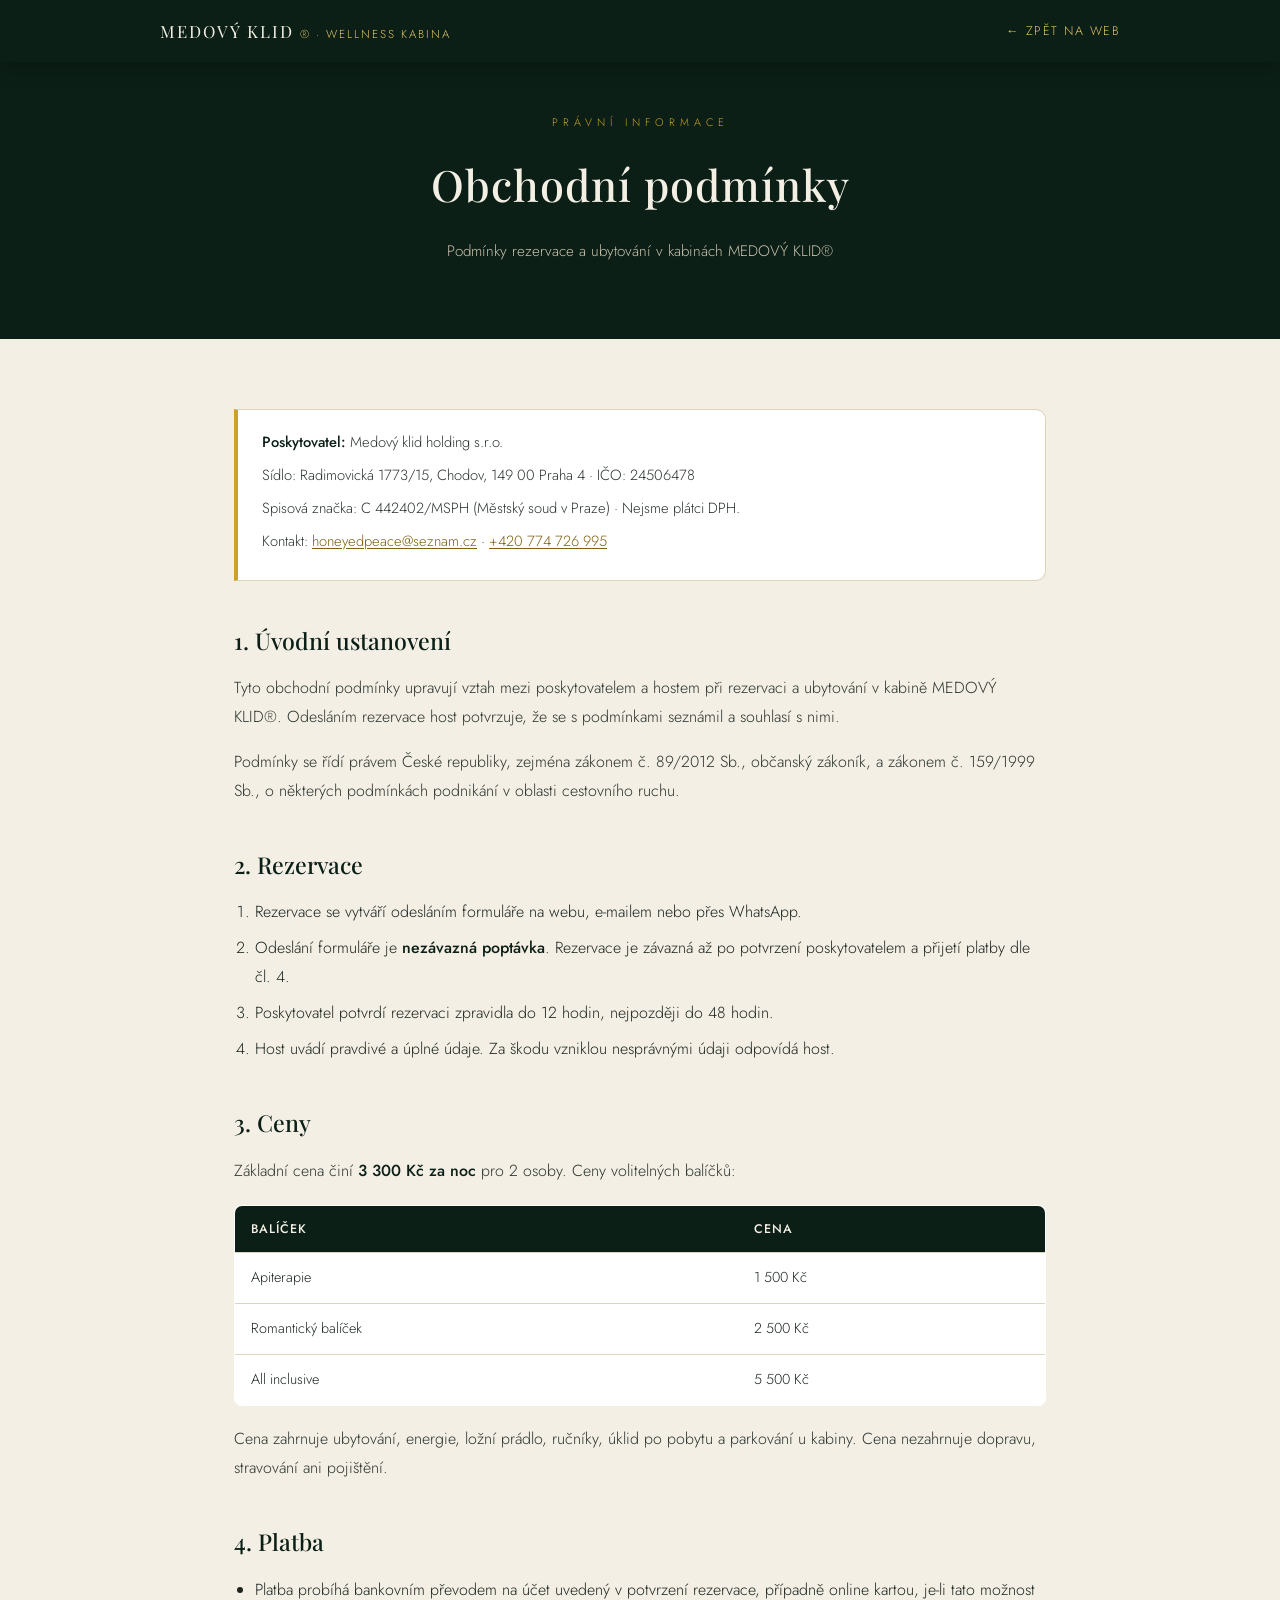
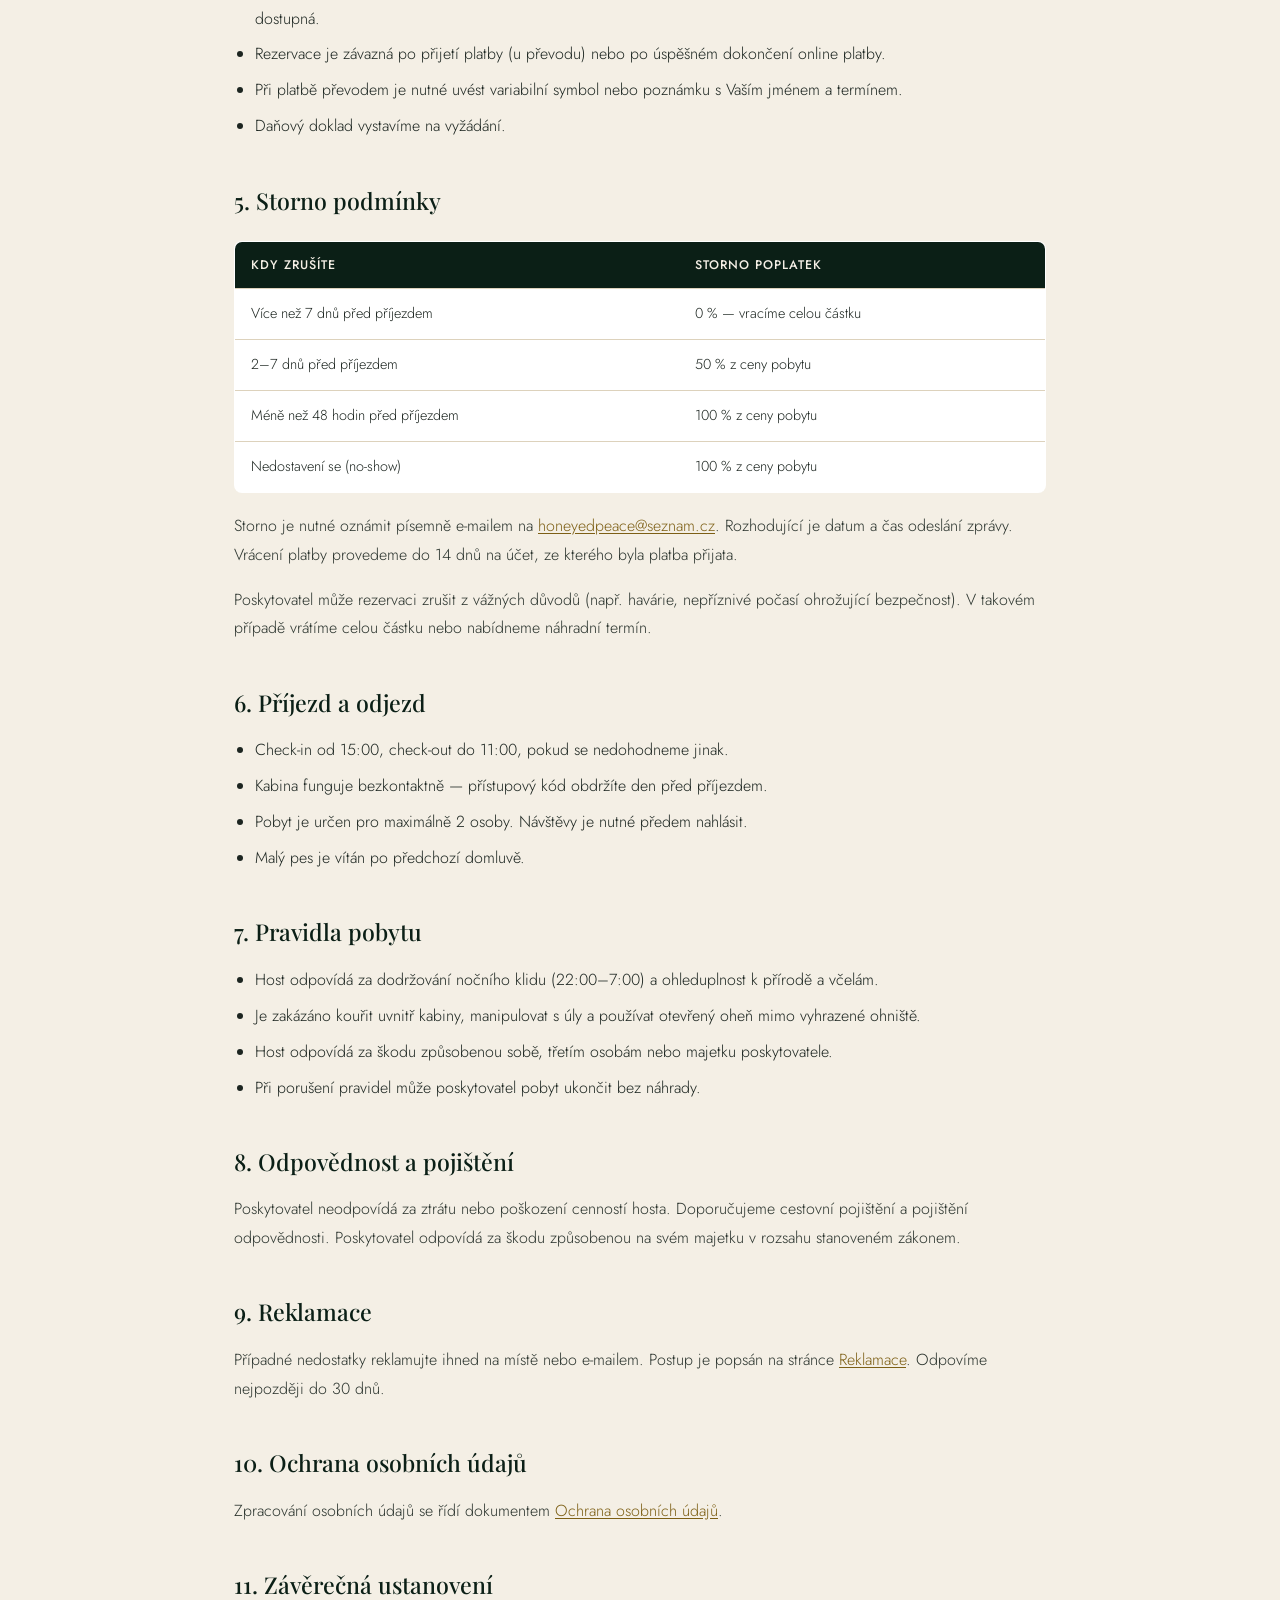
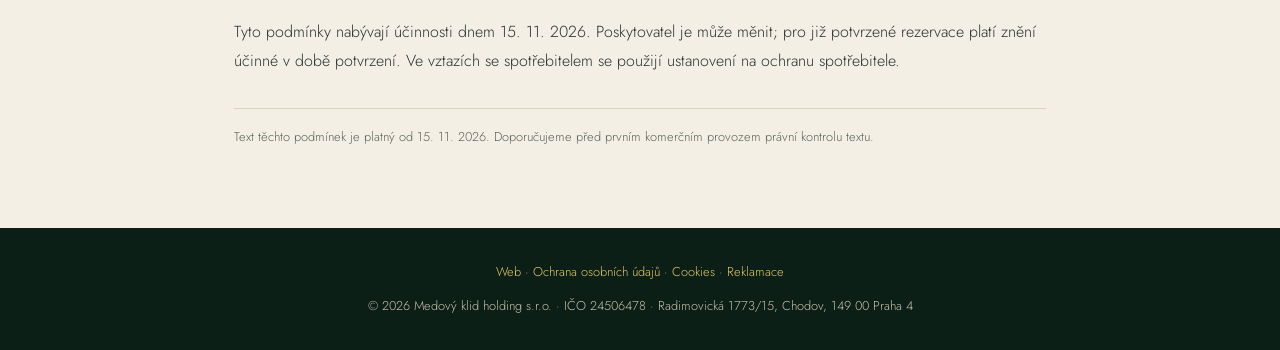
<file: web/obchodni-podminky/index.html>
<!DOCTYPE html>
<html lang="cs">
<head>
<meta charset="UTF-8">
<meta name="viewport" content="width=device-width, initial-scale=1.0">
<title>Obchodní podmínky — MEDOVÝ KLID®</title>
<meta name="description" content="Obchodní podmínky ubytování v kabinách MEDOVÝ KLID® — rezervace, ceny, platby, storno podmínky a odpovědnost.">
<meta name="robots" content="index,follow">
<link rel="canonical" href="https://medovyklid.github.io/web/obchodni-podminky/">
<meta name="theme-color" content="#0b1f16">
<link rel="icon" href="../img/icons/icon-192.png" sizes="192x192">
<link rel="apple-touch-icon" href="../img/icons/apple-touch-icon.png">
<link rel="preconnect" href="https://fonts.googleapis.com">
<link rel="preconnect" href="https://fonts.gstatic.com" crossorigin>
<link href="https://fonts.googleapis.com/css2?family=Playfair+Display:wght@400;500;600&family=Jost:wght@300;400;500;600&display=swap" rel="stylesheet">
<link rel="stylesheet" href="../legal.css">
</head>
<body>
<header class="top">
  <div class="in">
    <a href="../" class="brand">MEDOVÝ KLID<span>® · wellness kabina</span></a>
    <a href="../" class="back">← Zpět na web</a>
  </div>
</header>

<div class="hero">
  <div class="eyebrow">Právní informace</div>
  <h1>Obchodní podmínky</h1>
  <p>Podmínky rezervace a ubytování v kabinách MEDOVÝ KLID®</p>
</div>

<main>
  <div class="box">
    <p><strong>Poskytovatel:</strong> Medový klid holding s.r.o.</p>
    <p>Sídlo: Radimovická 1773/15, Chodov, 149 00 Praha 4 · IČO: 24506478</p>
    <p>Spisová značka: C 442402/MSPH (Městský soud v Praze) · Nejsme plátci DPH.</p>
    <p>Kontakt: <a href="mailto:honeyedpeace@seznam.cz">honeyedpeace@seznam.cz</a> · <a href="tel:+420774726995">+420 774 726 995</a></p>
  </div>

  <h2>1. Úvodní ustanovení</h2>
  <p>Tyto obchodní podmínky upravují vztah mezi poskytovatelem a hostem při rezervaci a ubytování v kabině MEDOVÝ KLID®. Odesláním rezervace host potvrzuje, že se s podmínkami seznámil a souhlasí s nimi.</p>
  <p>Podmínky se řídí právem České republiky, zejména zákonem č. 89/2012 Sb., občanský zákoník, a zákonem č. 159/1999 Sb., o některých podmínkách podnikání v oblasti cestovního ruchu.</p>

  <h2>2. Rezervace</h2>
  <ol>
    <li>Rezervace se vytváří odesláním formuláře na webu, e-mailem nebo přes WhatsApp.</li>
    <li>Odeslání formuláře je <strong>nezávazná poptávka</strong>. Rezervace je závazná až po potvrzení poskytovatelem a přijetí platby dle čl. 4.</li>
    <li>Poskytovatel potvrdí rezervaci zpravidla do 12 hodin, nejpozději do 48 hodin.</li>
    <li>Host uvádí pravdivé a úplné údaje. Za škodu vzniklou nesprávnými údaji odpovídá host.</li>
  </ol>

  <h2>3. Ceny</h2>
  <p>Základní cena činí <strong>3 300 Kč za noc</strong> pro 2 osoby. Ceny volitelných balíčků:</p>
  <table>
    <thead><tr><th>Balíček</th><th>Cena</th></tr></thead>
    <tbody>
      <tr><td>Apiterapie</td><td>1 500 Kč</td></tr>
      <tr><td>Romantický balíček</td><td>2 500 Kč</td></tr>
      <tr><td>All inclusive</td><td>5 500 Kč</td></tr>
    </tbody>
  </table>
  <p>Cena zahrnuje ubytování, energie, ložní prádlo, ručníky, úklid po pobytu a parkování u kabiny. Cena nezahrnuje dopravu, stravování ani pojištění.</p>

  <h2>4. Platba</h2>
  <ul>
    <li>Platba probíhá bankovním převodem na účet uvedený v potvrzení rezervace, případně online kartou, je-li tato možnost dostupná.</li>
    <li>Rezervace je závazná po přijetí platby (u převodu) nebo po úspěšném dokončení online platby.</li>
    <li>Při platbě převodem je nutné uvést variabilní symbol nebo poznámku s Vaším jménem a termínem.</li>
    <li>Daňový doklad vystavíme na vyžádání.</li>
  </ul>

  <h2>5. Storno podmínky</h2>
  <table>
    <thead><tr><th>Kdy zrušíte</th><th>Storno poplatek</th></tr></thead>
    <tbody>
      <tr><td>Více než 7 dnů před příjezdem</td><td>0 % — vracíme celou částku</td></tr>
      <tr><td>2–7 dnů před příjezdem</td><td>50 % z ceny pobytu</td></tr>
      <tr><td>Méně než 48 hodin před příjezdem</td><td>100 % z ceny pobytu</td></tr>
      <tr><td>Nedostavení se (no-show)</td><td>100 % z ceny pobytu</td></tr>
    </tbody>
  </table>
  <p>Storno je nutné oznámit písemně e-mailem na <a href="mailto:honeyedpeace@seznam.cz">honeyedpeace@seznam.cz</a>. Rozhodující je datum a čas odeslání zprávy. Vrácení platby provedeme do 14 dnů na účet, ze kterého byla platba přijata.</p>
  <p>Poskytovatel může rezervaci zrušit z vážných důvodů (např. havárie, nepříznivé počasí ohrožující bezpečnost). V takovém případě vrátíme celou částku nebo nabídneme náhradní termín.</p>

  <h2>6. Příjezd a odjezd</h2>
  <ul>
    <li>Check-in od 15:00, check-out do 11:00, pokud se nedohodneme jinak.</li>
    <li>Kabina funguje bezkontaktně — přístupový kód obdržíte den před příjezdem.</li>
    <li>Pobyt je určen pro maximálně 2 osoby. Návštěvy je nutné předem nahlásit.</li>
    <li>Malý pes je vítán po předchozí domluvě.</li>
  </ul>

  <h2>7. Pravidla pobytu</h2>
  <ul>
    <li>Host odpovídá za dodržování nočního klidu (22:00–7:00) a ohleduplnost k přírodě a včelám.</li>
    <li>Je zakázáno kouřit uvnitř kabiny, manipulovat s úly a používat otevřený oheň mimo vyhrazené ohniště.</li>
    <li>Host odpovídá za škodu způsobenou sobě, třetím osobám nebo majetku poskytovatele.</li>
    <li>Při porušení pravidel může poskytovatel pobyt ukončit bez náhrady.</li>
  </ul>

  <h2>8. Odpovědnost a pojištění</h2>
  <p>Poskytovatel neodpovídá za ztrátu nebo poškození cenností hosta. Doporučujeme cestovní pojištění a pojištění odpovědnosti. Poskytovatel odpovídá za škodu způsobenou na svém majetku v rozsahu stanoveném zákonem.</p>

  <h2>9. Reklamace</h2>
  <p>Případné nedostatky reklamujte ihned na místě nebo e-mailem. Postup je popsán na stránce <a href="../reklamace/">Reklamace</a>. Odpovíme nejpozději do 30 dnů.</p>

  <h2>10. Ochrana osobních údajů</h2>
  <p>Zpracování osobních údajů se řídí dokumentem <a href="../ochrana-osobnich-udaju/">Ochrana osobních údajů</a>.</p>

  <h2>11. Závěrečná ustanovení</h2>
  <p>Tyto podmínky nabývají účinnosti dnem 15. 11. 2026. Poskytovatel je může měnit; pro již potvrzené rezervace platí znění účinné v době potvrzení. Ve vztazích se spotřebitelem se použijí ustanovení na ochranu spotřebitele.</p>

  <p class="note">Text těchto podmínek je platný od 15. 11. 2026. Doporučujeme před prvním komerčním provozem právní kontrolu textu.</p>
</main>

<footer>
  <div class="links">
    <a href="../">Web</a> · <a href="../ochrana-osobnich-udaju/">Ochrana osobních údajů</a> · <a href="../cookies/">Cookies</a> · <a href="../reklamace/">Reklamace</a>
  </div>
  © 2026 Medový klid holding s.r.o. · IČO 24506478 · Radimovická 1773/15, Chodov, 149 00 Praha 4
</footer>
</body>
</html>
</file>
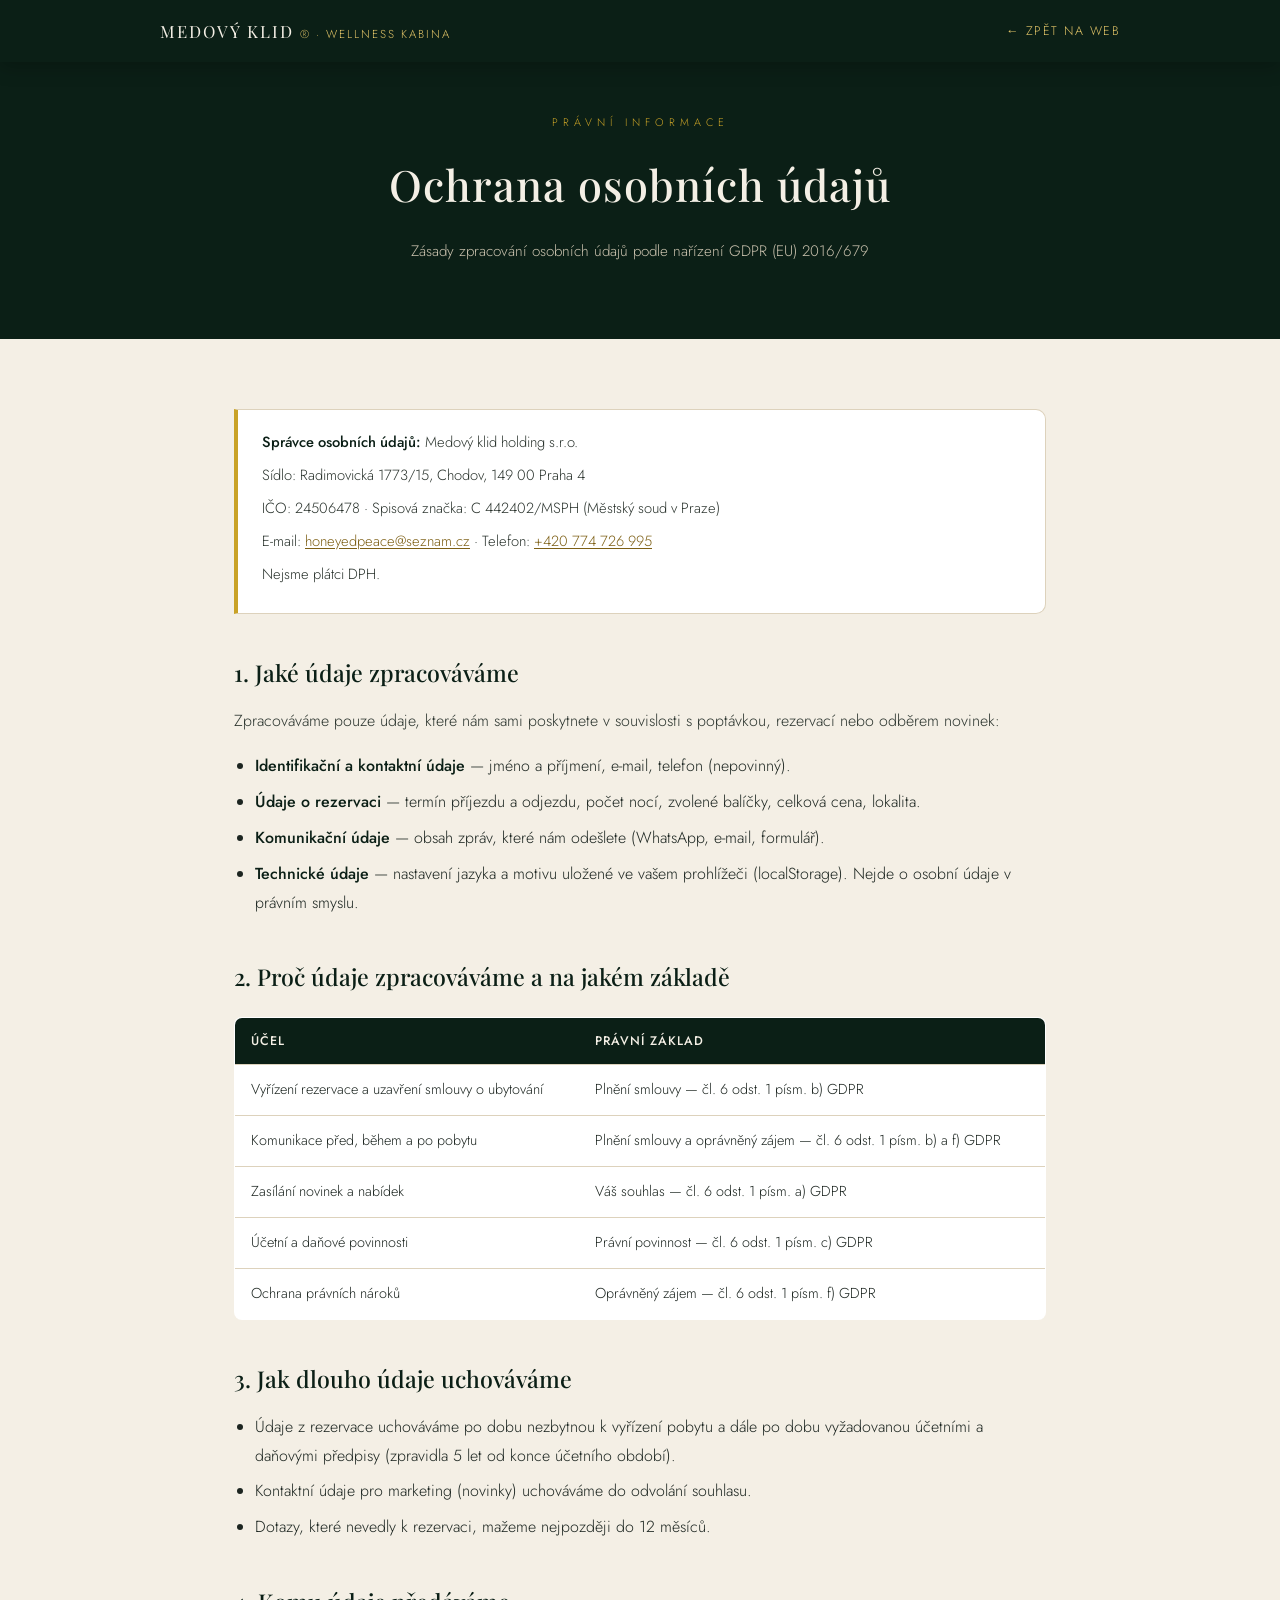
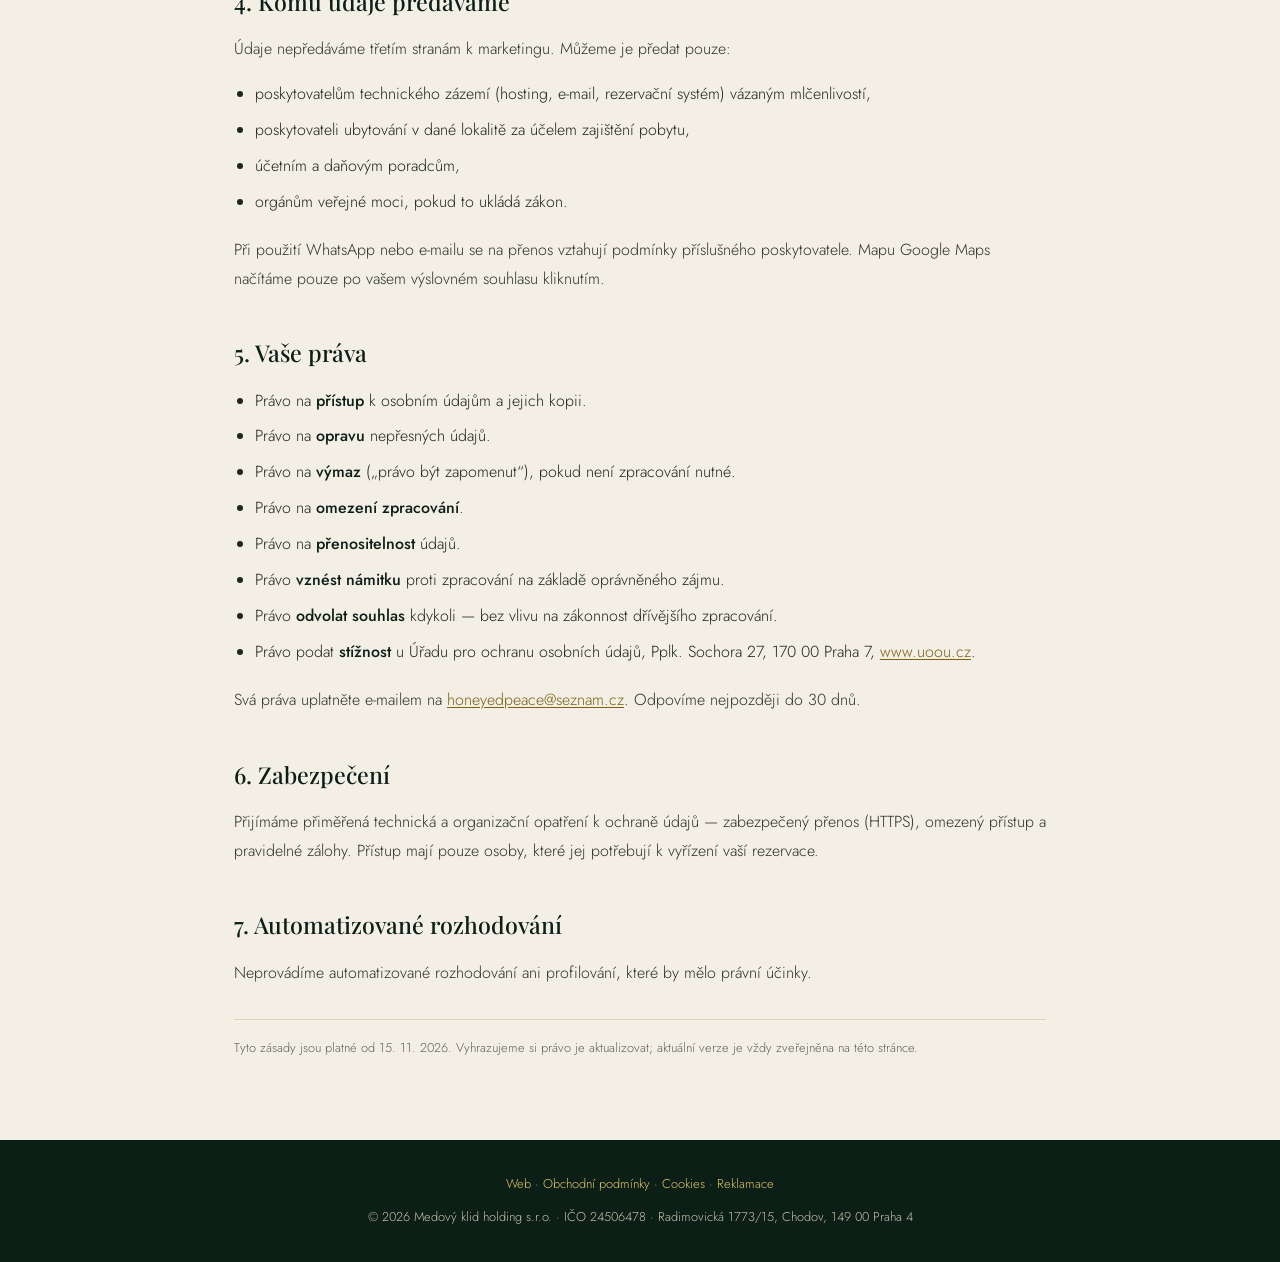
<file: web/ochrana-osobnich-udaju/index.html>
<!DOCTYPE html>
<html lang="cs">
<head>
<meta charset="UTF-8">
<meta name="viewport" content="width=device-width, initial-scale=1.0">
<title>Ochrana osobních údajů (GDPR) — MEDOVÝ KLID®</title>
<meta name="description" content="Zásady zpracování osobních údajů společnosti Medový klid holding s.r.o. — jaké údaje zpracováváme, proč a jaká máte práva.">
<meta name="robots" content="index,follow">
<link rel="canonical" href="https://medovyklid.github.io/web/ochrana-osobnich-udaju/">
<meta name="theme-color" content="#0b1f16">
<link rel="icon" href="../img/icons/icon-192.png" sizes="192x192">
<link rel="apple-touch-icon" href="../img/icons/apple-touch-icon.png">
<link rel="preconnect" href="https://fonts.googleapis.com">
<link rel="preconnect" href="https://fonts.gstatic.com" crossorigin>
<link href="https://fonts.googleapis.com/css2?family=Playfair+Display:wght@400;500;600&family=Jost:wght@300;400;500;600&display=swap" rel="stylesheet">
<link rel="stylesheet" href="../legal.css">
</head>
<body>
<header class="top">
  <div class="in">
    <a href="../" class="brand">MEDOVÝ KLID<span>® · wellness kabina</span></a>
    <a href="../" class="back">← Zpět na web</a>
  </div>
</header>

<div class="hero">
  <div class="eyebrow">Právní informace</div>
  <h1>Ochrana osobních údajů</h1>
  <p>Zásady zpracování osobních údajů podle nařízení GDPR (EU) 2016/679</p>
</div>

<main>
  <div class="box">
    <p><strong>Správce osobních údajů:</strong> Medový klid holding s.r.o.</p>
    <p>Sídlo: Radimovická 1773/15, Chodov, 149 00 Praha 4</p>
    <p>IČO: 24506478 · Spisová značka: C 442402/MSPH (Městský soud v Praze)</p>
    <p>E-mail: <a href="mailto:honeyedpeace@seznam.cz">honeyedpeace@seznam.cz</a> · Telefon: <a href="tel:+420774726995">+420 774 726 995</a></p>
    <p>Nejsme plátci DPH.</p>
  </div>

  <h2>1. Jaké údaje zpracováváme</h2>
  <p>Zpracováváme pouze údaje, které nám sami poskytnete v souvislosti s poptávkou, rezervací nebo odběrem novinek:</p>
  <ul>
    <li><strong>Identifikační a kontaktní údaje</strong> — jméno a příjmení, e-mail, telefon (nepovinný).</li>
    <li><strong>Údaje o rezervaci</strong> — termín příjezdu a odjezdu, počet nocí, zvolené balíčky, celková cena, lokalita.</li>
    <li><strong>Komunikační údaje</strong> — obsah zpráv, které nám odešlete (WhatsApp, e-mail, formulář).</li>
    <li><strong>Technické údaje</strong> — nastavení jazyka a motivu uložené ve vašem prohlížeči (localStorage). Nejde o osobní údaje v právním smyslu.</li>
  </ul>

  <h2>2. Proč údaje zpracováváme a na jakém základě</h2>
  <table>
    <thead><tr><th>Účel</th><th>Právní základ</th></tr></thead>
    <tbody>
      <tr><td>Vyřízení rezervace a uzavření smlouvy o ubytování</td><td>Plnění smlouvy — čl. 6 odst. 1 písm. b) GDPR</td></tr>
      <tr><td>Komunikace před, během a po pobytu</td><td>Plnění smlouvy a oprávněný zájem — čl. 6 odst. 1 písm. b) a f) GDPR</td></tr>
      <tr><td>Zasílání novinek a nabídek</td><td>Váš souhlas — čl. 6 odst. 1 písm. a) GDPR</td></tr>
      <tr><td>Účetní a daňové povinnosti</td><td>Právní povinnost — čl. 6 odst. 1 písm. c) GDPR</td></tr>
      <tr><td>Ochrana právních nároků</td><td>Oprávněný zájem — čl. 6 odst. 1 písm. f) GDPR</td></tr>
    </tbody>
  </table>

  <h2>3. Jak dlouho údaje uchováváme</h2>
  <ul>
    <li>Údaje z rezervace uchováváme po dobu nezbytnou k vyřízení pobytu a dále po dobu vyžadovanou účetními a daňovými předpisy (zpravidla 5 let od konce účetního období).</li>
    <li>Kontaktní údaje pro marketing (novinky) uchováváme do odvolání souhlasu.</li>
    <li>Dotazy, které nevedly k rezervaci, mažeme nejpozději do 12 měsíců.</li>
  </ul>

  <h2>4. Komu údaje předáváme</h2>
  <p>Údaje nepředáváme třetím stranám k marketingu. Můžeme je předat pouze:</p>
  <ul>
    <li>poskytovatelům technického zázemí (hosting, e-mail, rezervační systém) vázaným mlčenlivostí,</li>
    <li>poskytovateli ubytování v dané lokalitě za účelem zajištění pobytu,</li>
    <li>účetním a daňovým poradcům,</li>
    <li>orgánům veřejné moci, pokud to ukládá zákon.</li>
  </ul>
  <p>Při použití WhatsApp nebo e-mailu se na přenos vztahují podmínky příslušného poskytovatele. Mapu Google Maps načítáme pouze po vašem výslovném souhlasu kliknutím.</p>

  <h2>5. Vaše práva</h2>
  <ul>
    <li>Právo na <strong>přístup</strong> k osobním údajům a jejich kopii.</li>
    <li>Právo na <strong>opravu</strong> nepřesných údajů.</li>
    <li>Právo na <strong>výmaz</strong> („právo být zapomenut“), pokud není zpracování nutné.</li>
    <li>Právo na <strong>omezení zpracování</strong>.</li>
    <li>Právo na <strong>přenositelnost</strong> údajů.</li>
    <li>Právo <strong>vznést námitku</strong> proti zpracování na základě oprávněného zájmu.</li>
    <li>Právo <strong>odvolat souhlas</strong> kdykoli — bez vlivu na zákonnost dřívějšího zpracování.</li>
    <li>Právo podat <strong>stížnost</strong> u Úřadu pro ochranu osobních údajů, Pplk. Sochora 27, 170 00 Praha 7, <a href="https://www.uoou.cz" target="_blank" rel="noopener">www.uoou.cz</a>.</li>
  </ul>
  <p>Svá práva uplatněte e-mailem na <a href="mailto:honeyedpeace@seznam.cz">honeyedpeace@seznam.cz</a>. Odpovíme nejpozději do 30 dnů.</p>

  <h2>6. Zabezpečení</h2>
  <p>Přijímáme přiměřená technická a organizační opatření k ochraně údajů — zabezpečený přenos (HTTPS), omezený přístup a pravidelné zálohy. Přístup mají pouze osoby, které jej potřebují k vyřízení vaší rezervace.</p>

  <h2>7. Automatizované rozhodování</h2>
  <p>Neprovádíme automatizované rozhodování ani profilování, které by mělo právní účinky.</p>

  <p class="note">Tyto zásady jsou platné od 15. 11. 2026. Vyhrazujeme si právo je aktualizovat; aktuální verze je vždy zveřejněna na této stránce.</p>
</main>

<footer>
  <div class="links">
    <a href="../">Web</a> · <a href="../obchodni-podminky/">Obchodní podmínky</a> · <a href="../cookies/">Cookies</a> · <a href="../reklamace/">Reklamace</a>
  </div>
  © 2026 Medový klid holding s.r.o. · IČO 24506478 · Radimovická 1773/15, Chodov, 149 00 Praha 4
</footer>
</body>
</html>
</file>
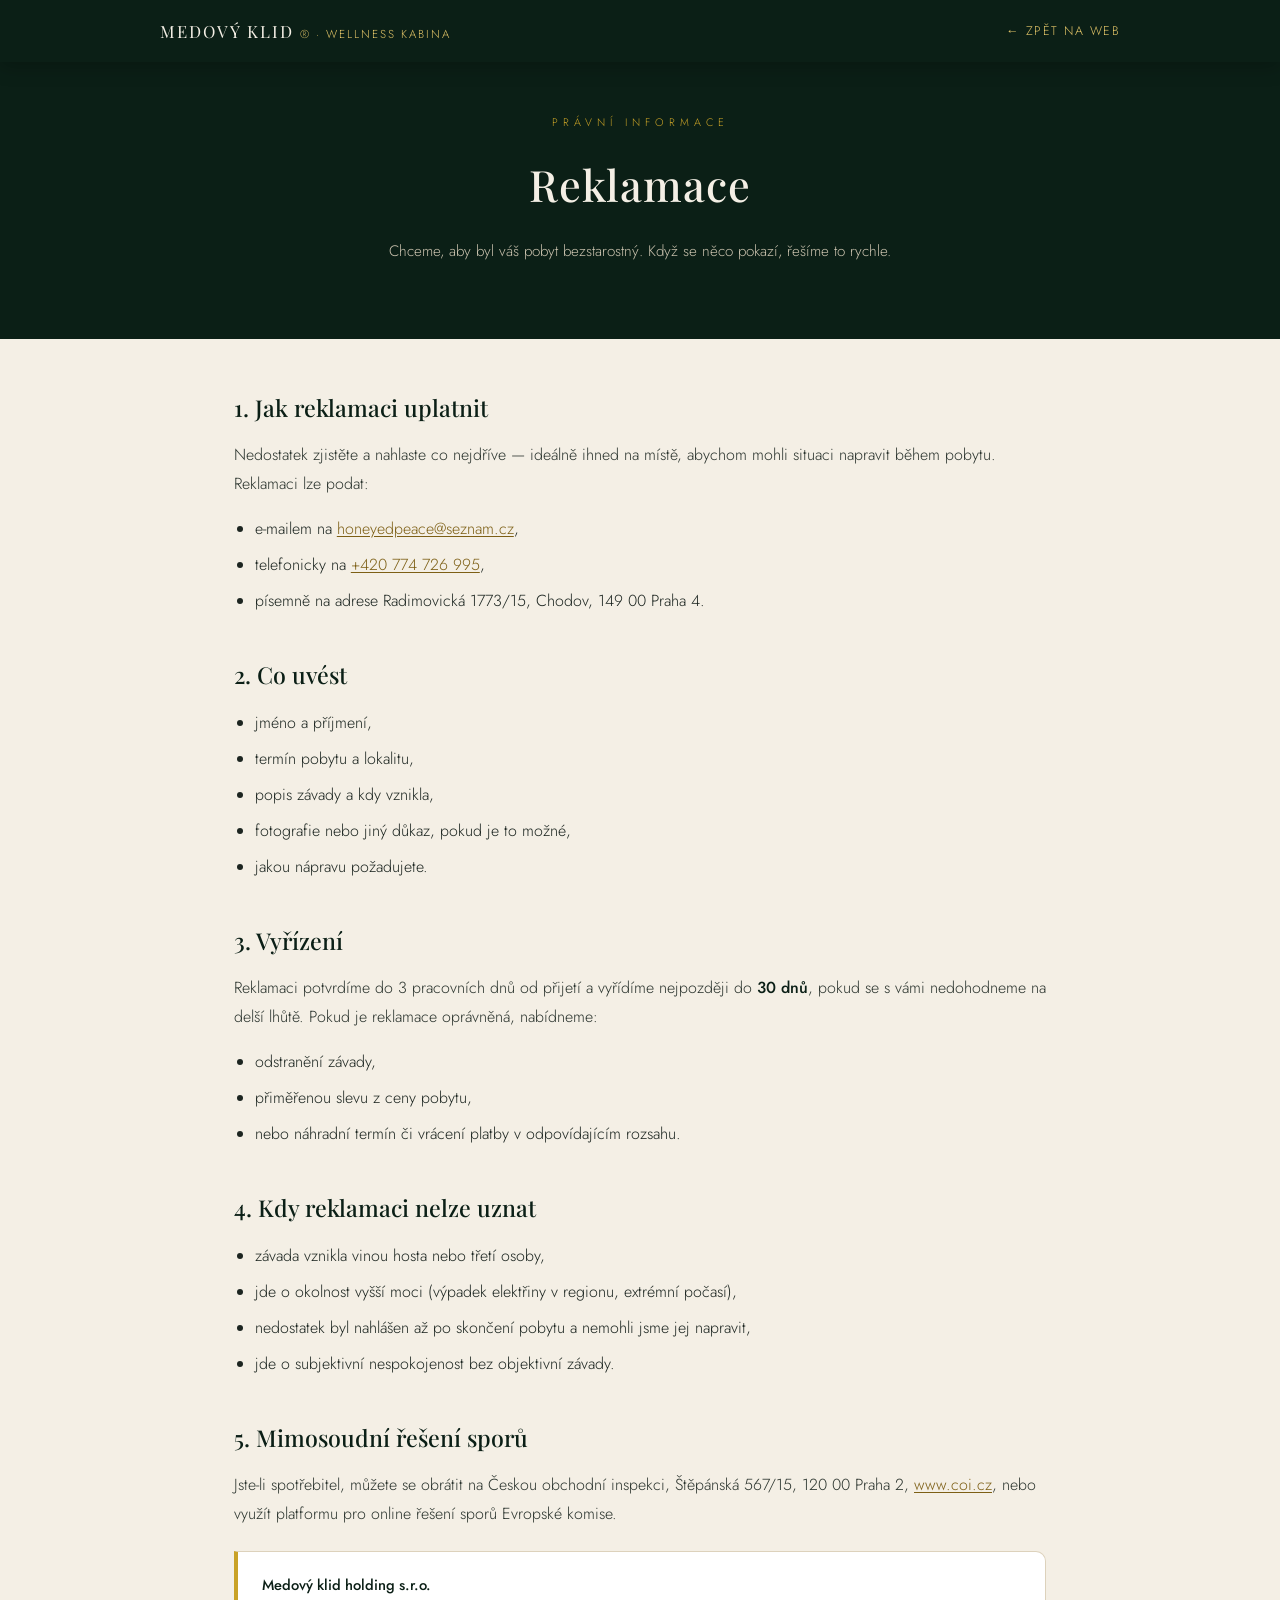
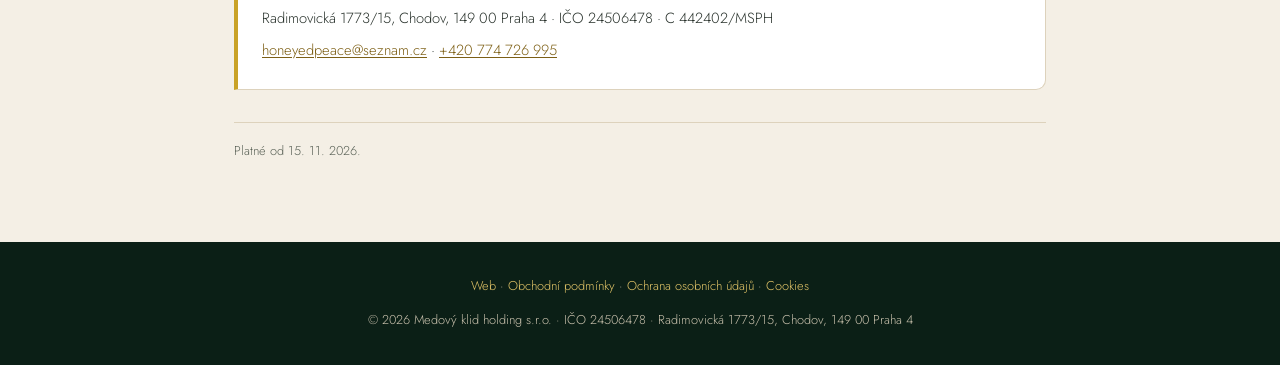
<file: web/reklamace/index.html>
<!DOCTYPE html>
<html lang="cs">
<head>
<meta charset="UTF-8">
<meta name="viewport" content="width=device-width, initial-scale=1.0">
<title>Reklamace — MEDOVÝ KLID®</title>
<meta name="description" content="Jak podat reklamaci pobytu v kabině MEDOVÝ KLID® a jak bude vyřízena.">
<meta name="robots" content="index,follow">
<link rel="canonical" href="https://medovyklid.github.io/web/reklamace/">
<meta name="theme-color" content="#0b1f16">
<link rel="icon" href="../img/icons/icon-192.png" sizes="192x192">
<link rel="apple-touch-icon" href="../img/icons/apple-touch-icon.png">
<link rel="preconnect" href="https://fonts.googleapis.com">
<link rel="preconnect" href="https://fonts.gstatic.com" crossorigin>
<link href="https://fonts.googleapis.com/css2?family=Playfair+Display:wght@400;500;600&family=Jost:wght@300;400;500;600&display=swap" rel="stylesheet">
<link rel="stylesheet" href="../legal.css">
</head>
<body>
<header class="top">
  <div class="in">
    <a href="../" class="brand">MEDOVÝ KLID<span>® · wellness kabina</span></a>
    <a href="../" class="back">← Zpět na web</a>
  </div>
</header>

<div class="hero">
  <div class="eyebrow">Právní informace</div>
  <h1>Reklamace</h1>
  <p>Chceme, aby byl váš pobyt bezstarostný. Když se něco pokazí, řešíme to rychle.</p>
</div>

<main>
  <h2>1. Jak reklamaci uplatnit</h2>
  <p>Nedostatek zjistěte a nahlaste co nejdříve — ideálně ihned na místě, abychom mohli situaci napravit během pobytu. Reklamaci lze podat:</p>
  <ul>
    <li>e-mailem na <a href="mailto:honeyedpeace@seznam.cz">honeyedpeace@seznam.cz</a>,</li>
    <li>telefonicky na <a href="tel:+420774726995">+420 774 726 995</a>,</li>
    <li>písemně na adrese Radimovická 1773/15, Chodov, 149 00 Praha 4.</li>
  </ul>

  <h2>2. Co uvést</h2>
  <ul>
    <li>jméno a příjmení,</li>
    <li>termín pobytu a lokalitu,</li>
    <li>popis závady a kdy vznikla,</li>
    <li>fotografie nebo jiný důkaz, pokud je to možné,</li>
    <li>jakou nápravu požadujete.</li>
  </ul>

  <h2>3. Vyřízení</h2>
  <p>Reklamaci potvrdíme do 3 pracovních dnů od přijetí a vyřídíme nejpozději do <strong>30 dnů</strong>, pokud se s vámi nedohodneme na delší lhůtě. Pokud je reklamace oprávněná, nabídneme:</p>
  <ul>
    <li>odstranění závady,</li>
    <li>přiměřenou slevu z ceny pobytu,</li>
    <li>nebo náhradní termín či vrácení platby v odpovídajícím rozsahu.</li>
  </ul>

  <h2>4. Kdy reklamaci nelze uznat</h2>
  <ul>
    <li>závada vznikla vinou hosta nebo třetí osoby,</li>
    <li>jde o okolnost vyšší moci (výpadek elektřiny v regionu, extrémní počasí),</li>
    <li>nedostatek byl nahlášen až po skončení pobytu a nemohli jsme jej napravit,</li>
    <li>jde o subjektivní nespokojenost bez objektivní závady.</li>
  </ul>

  <h2>5. Mimosoudní řešení sporů</h2>
  <p>Jste-li spotřebitel, můžete se obrátit na Českou obchodní inspekci, Štěpánská 567/15, 120 00 Praha 2, <a href="https://www.coi.cz" target="_blank" rel="noopener">www.coi.cz</a>, nebo využít platformu pro online řešení sporů Evropské komise.</p>

  <div class="box">
    <p><strong>Medový klid holding s.r.o.</strong></p>
    <p>Radimovická 1773/15, Chodov, 149 00 Praha 4 · IČO 24506478 · C 442402/MSPH</p>
    <p><a href="mailto:honeyedpeace@seznam.cz">honeyedpeace@seznam.cz</a> · <a href="tel:+420774726995">+420 774 726 995</a></p>
  </div>

  <p class="note">Platné od 15. 11. 2026.</p>
</main>

<footer>
  <div class="links">
    <a href="../">Web</a> · <a href="../obchodni-podminky/">Obchodní podmínky</a> · <a href="../ochrana-osobnich-udaju/">Ochrana osobních údajů</a> · <a href="../cookies/">Cookies</a>
  </div>
  © 2026 Medový klid holding s.r.o. · IČO 24506478 · Radimovická 1773/15, Chodov, 149 00 Praha 4
</footer>
</body>
</html>
</file>
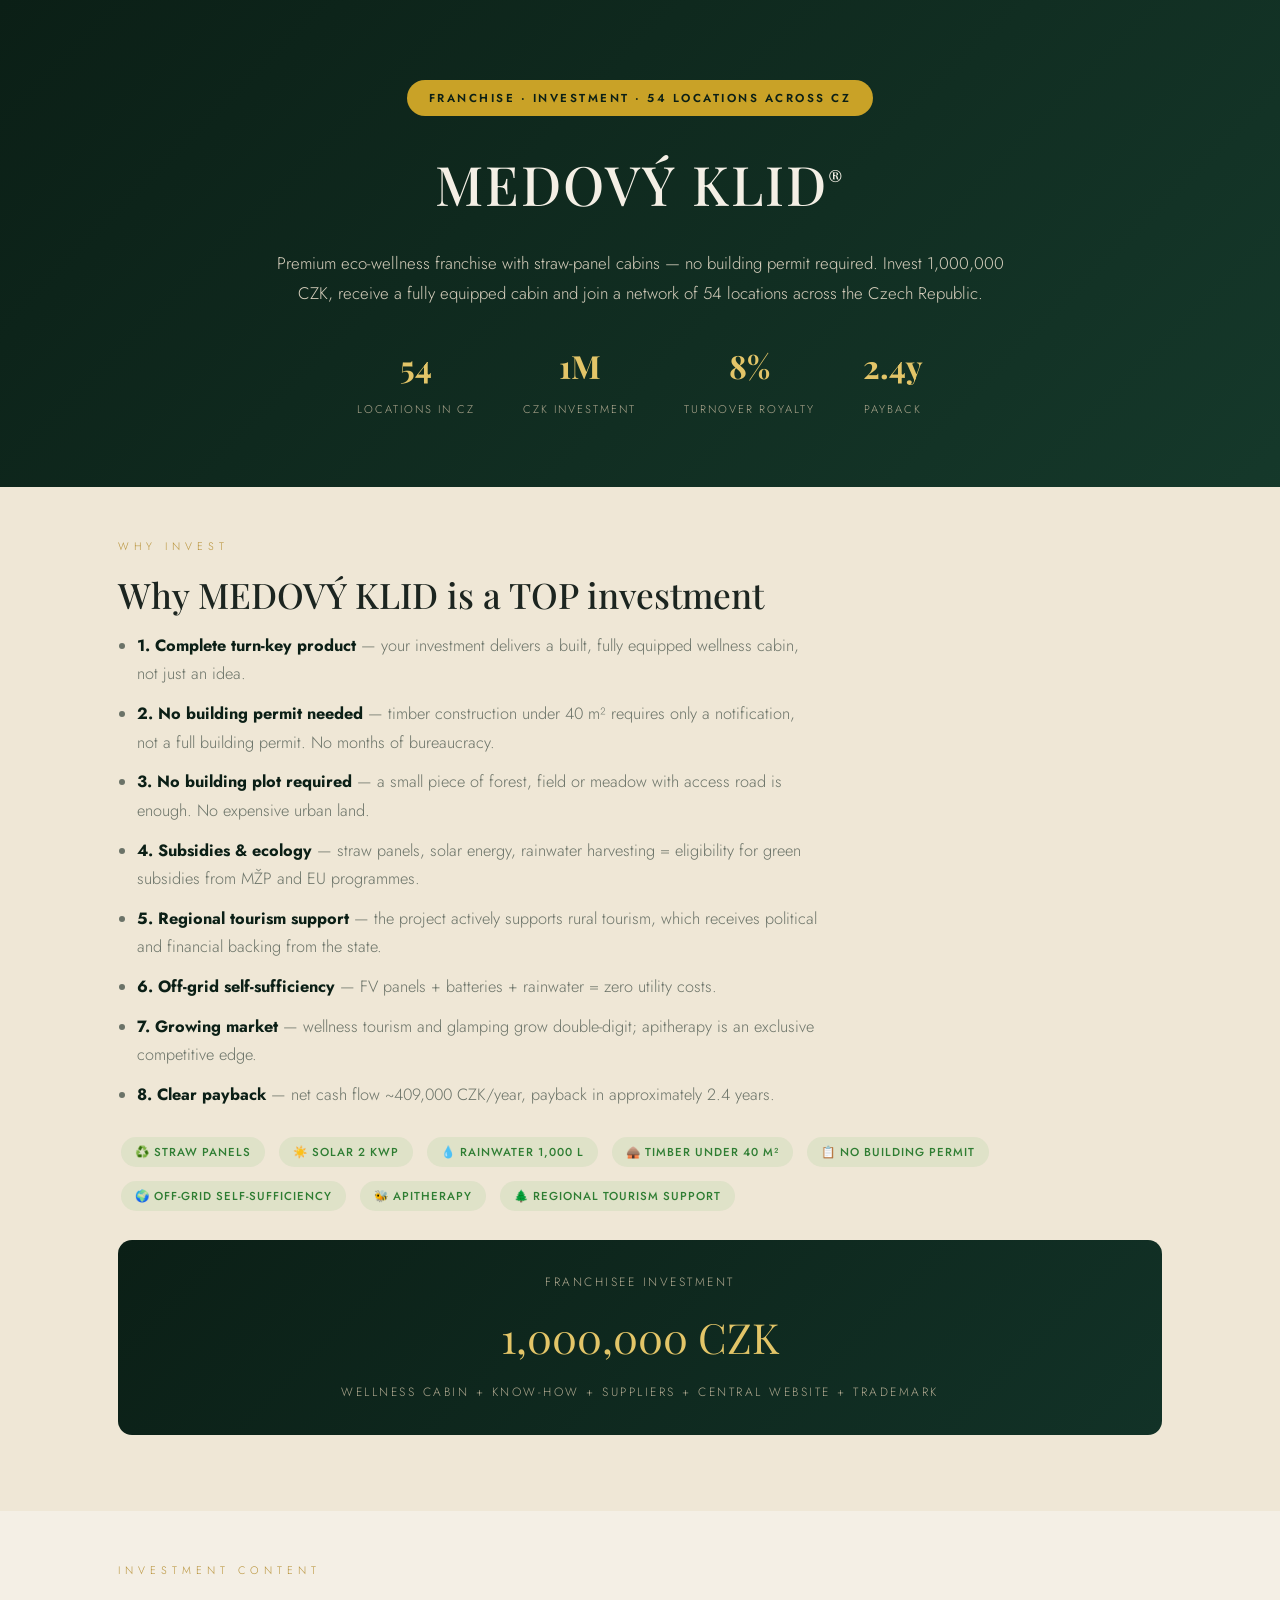
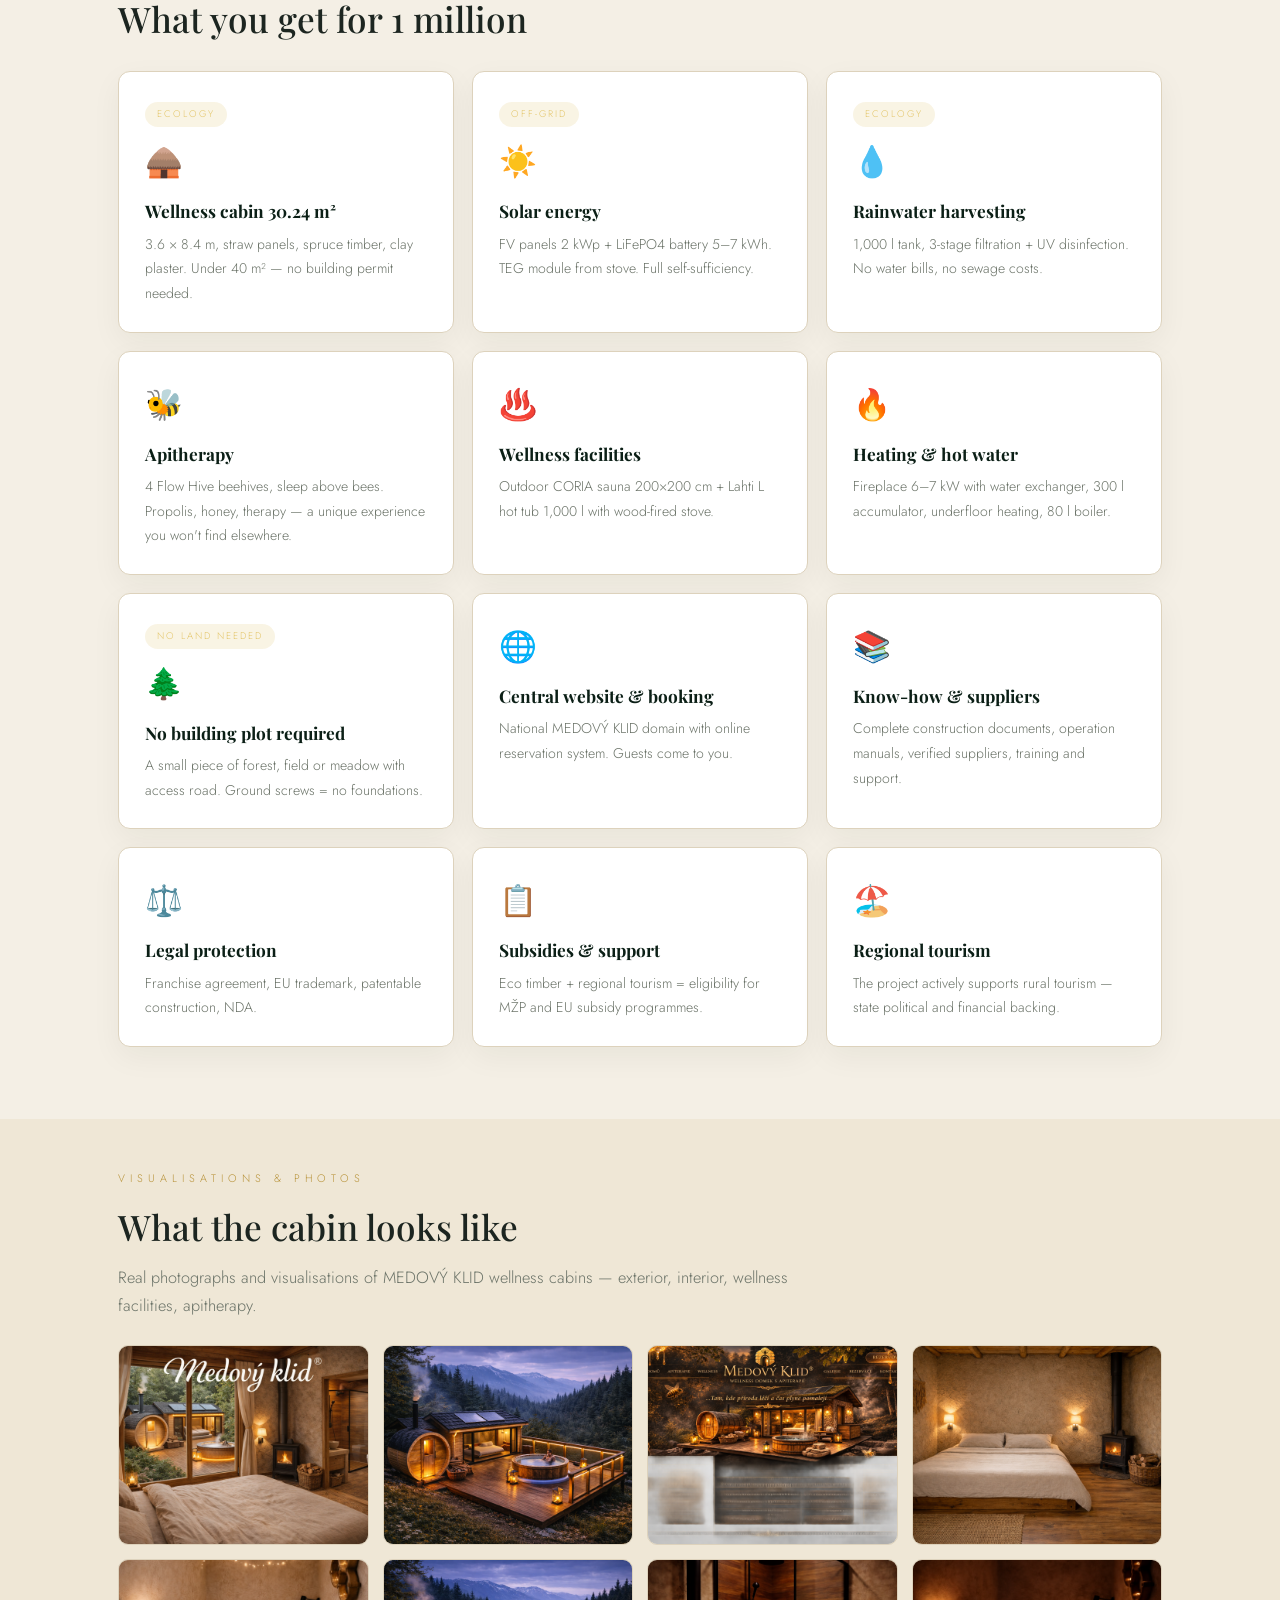
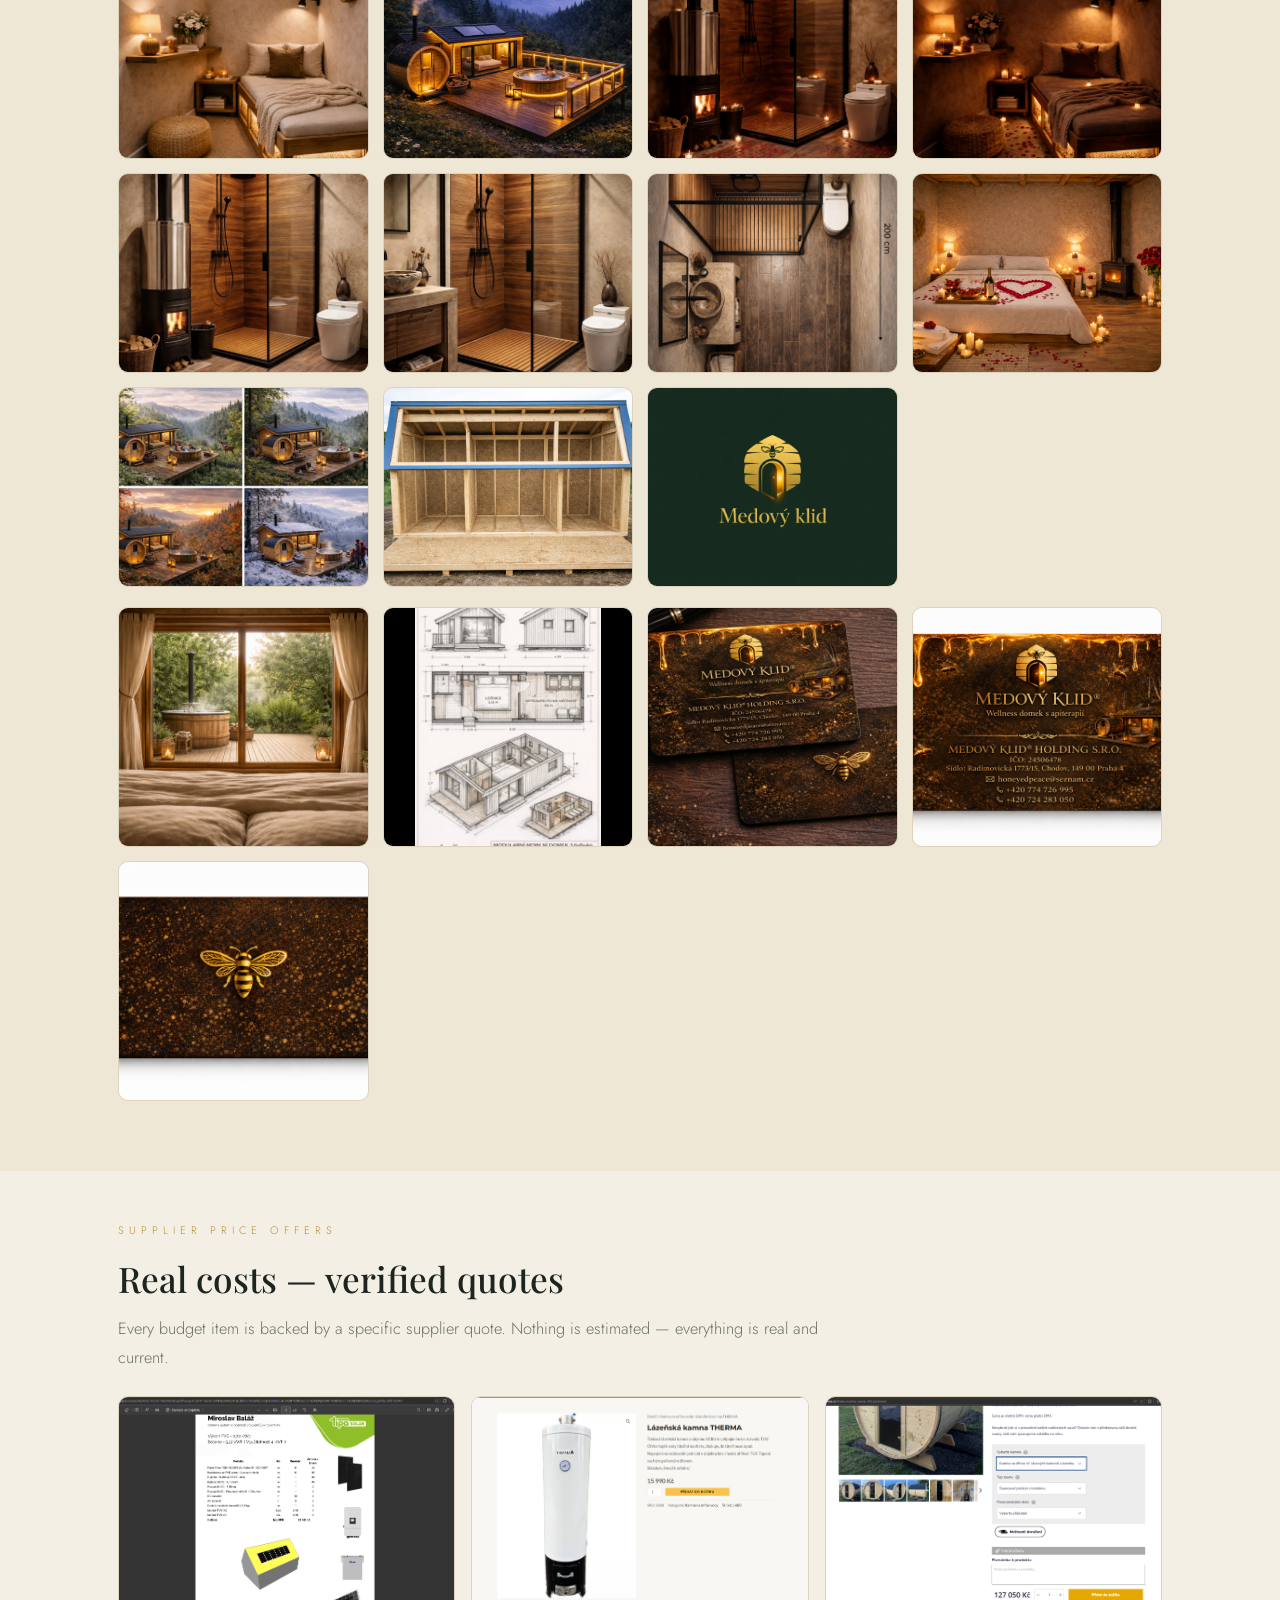
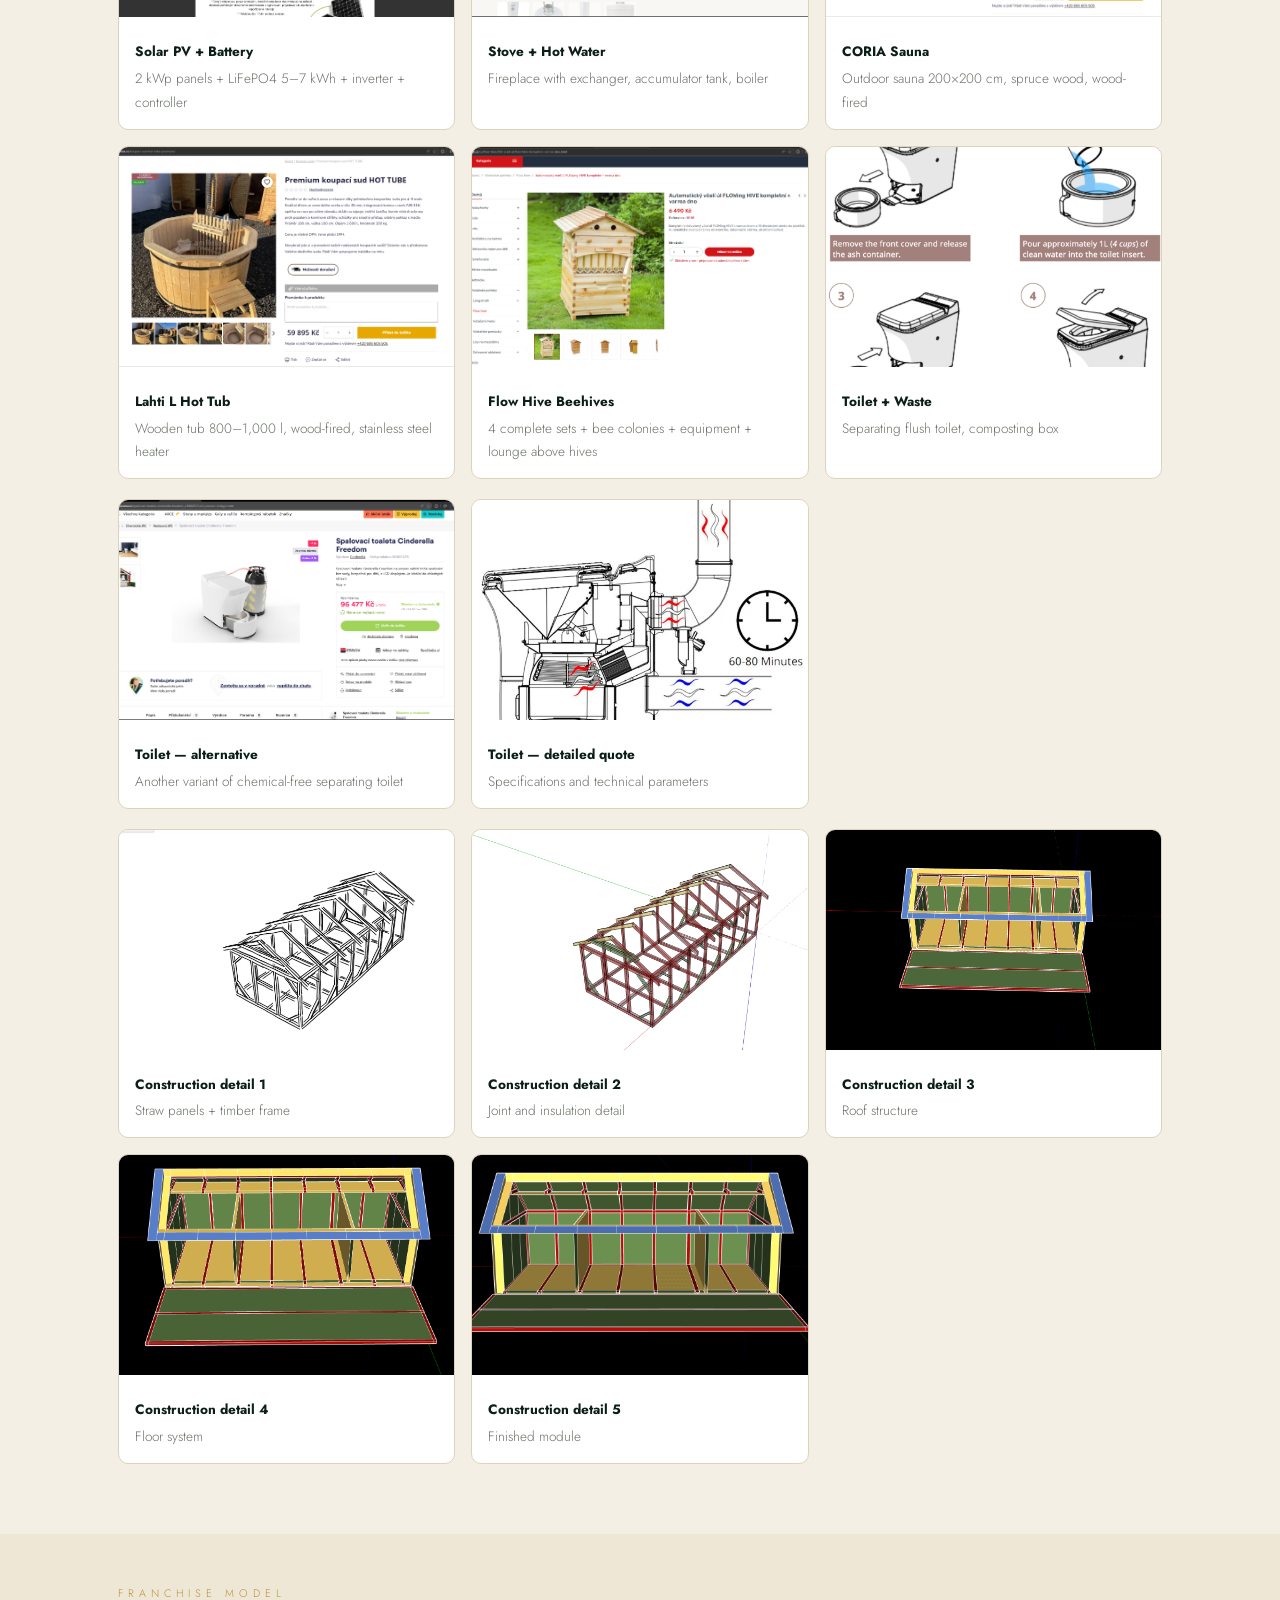
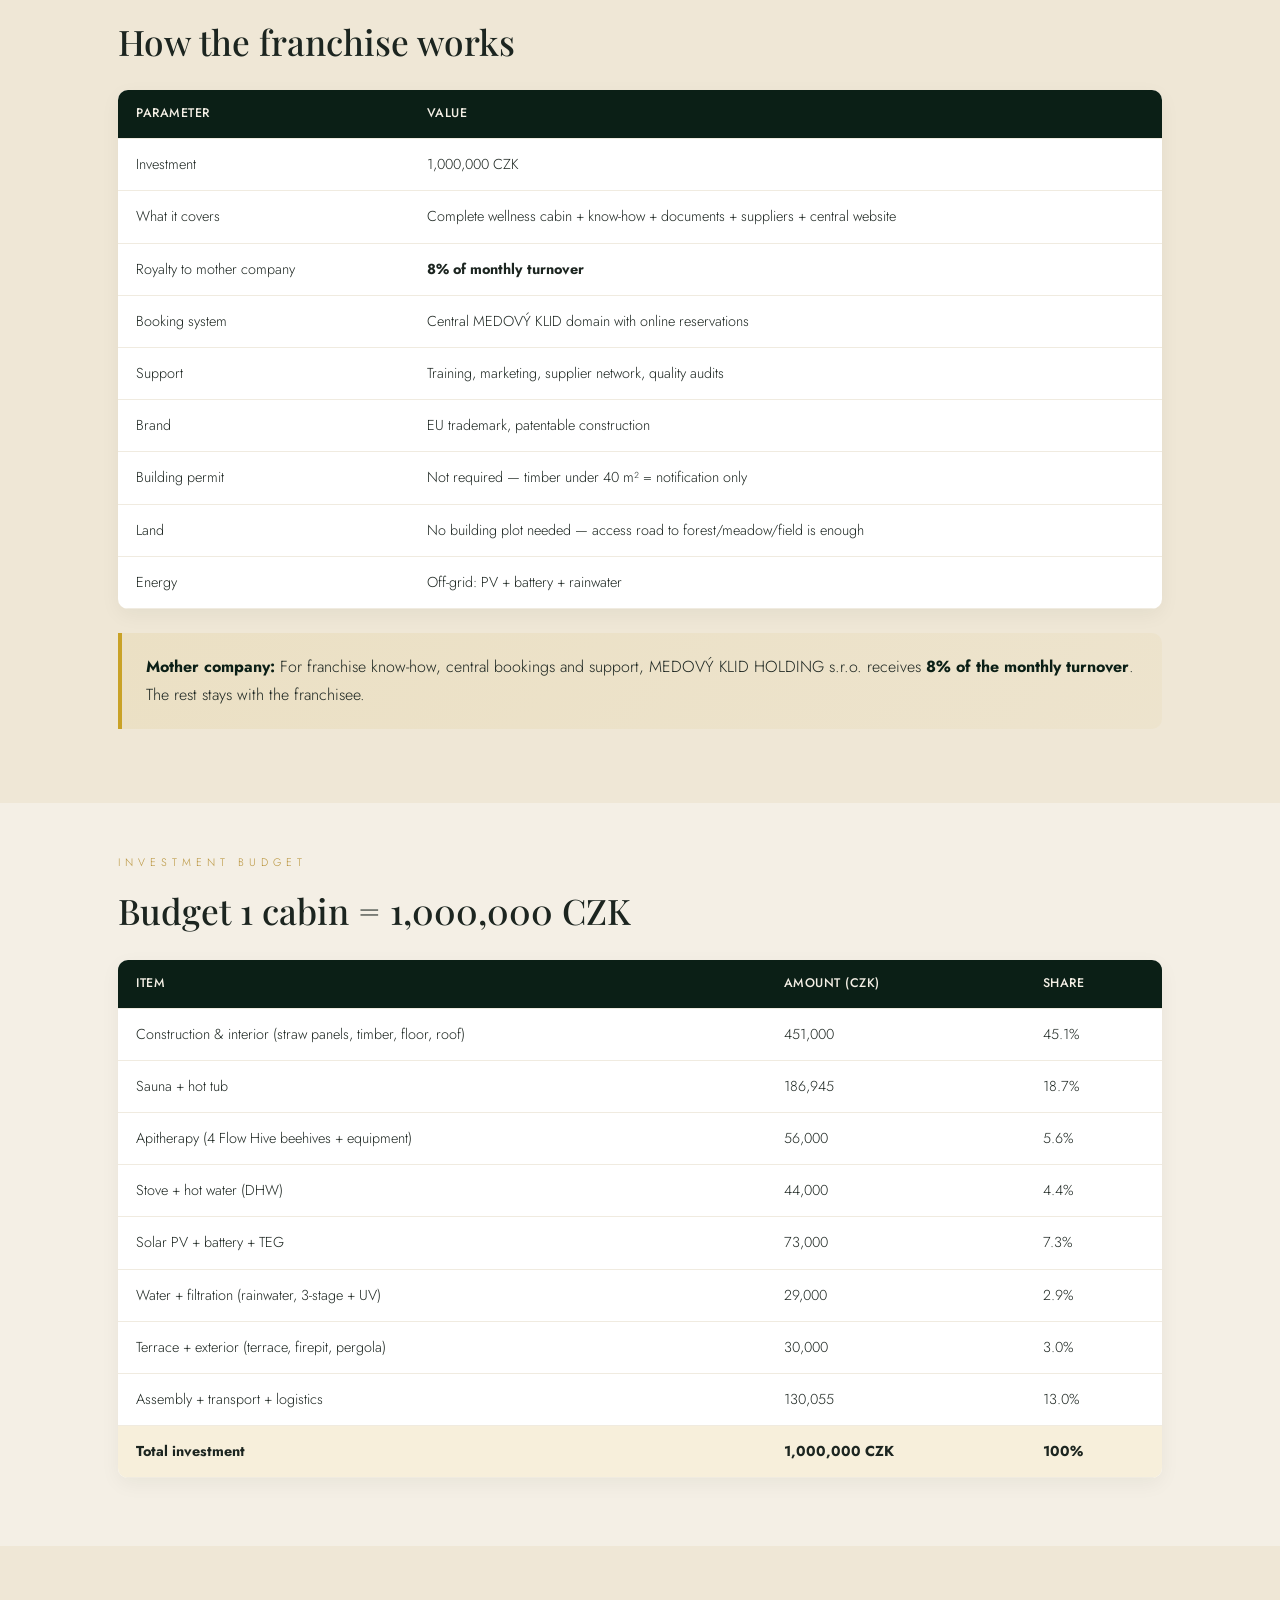
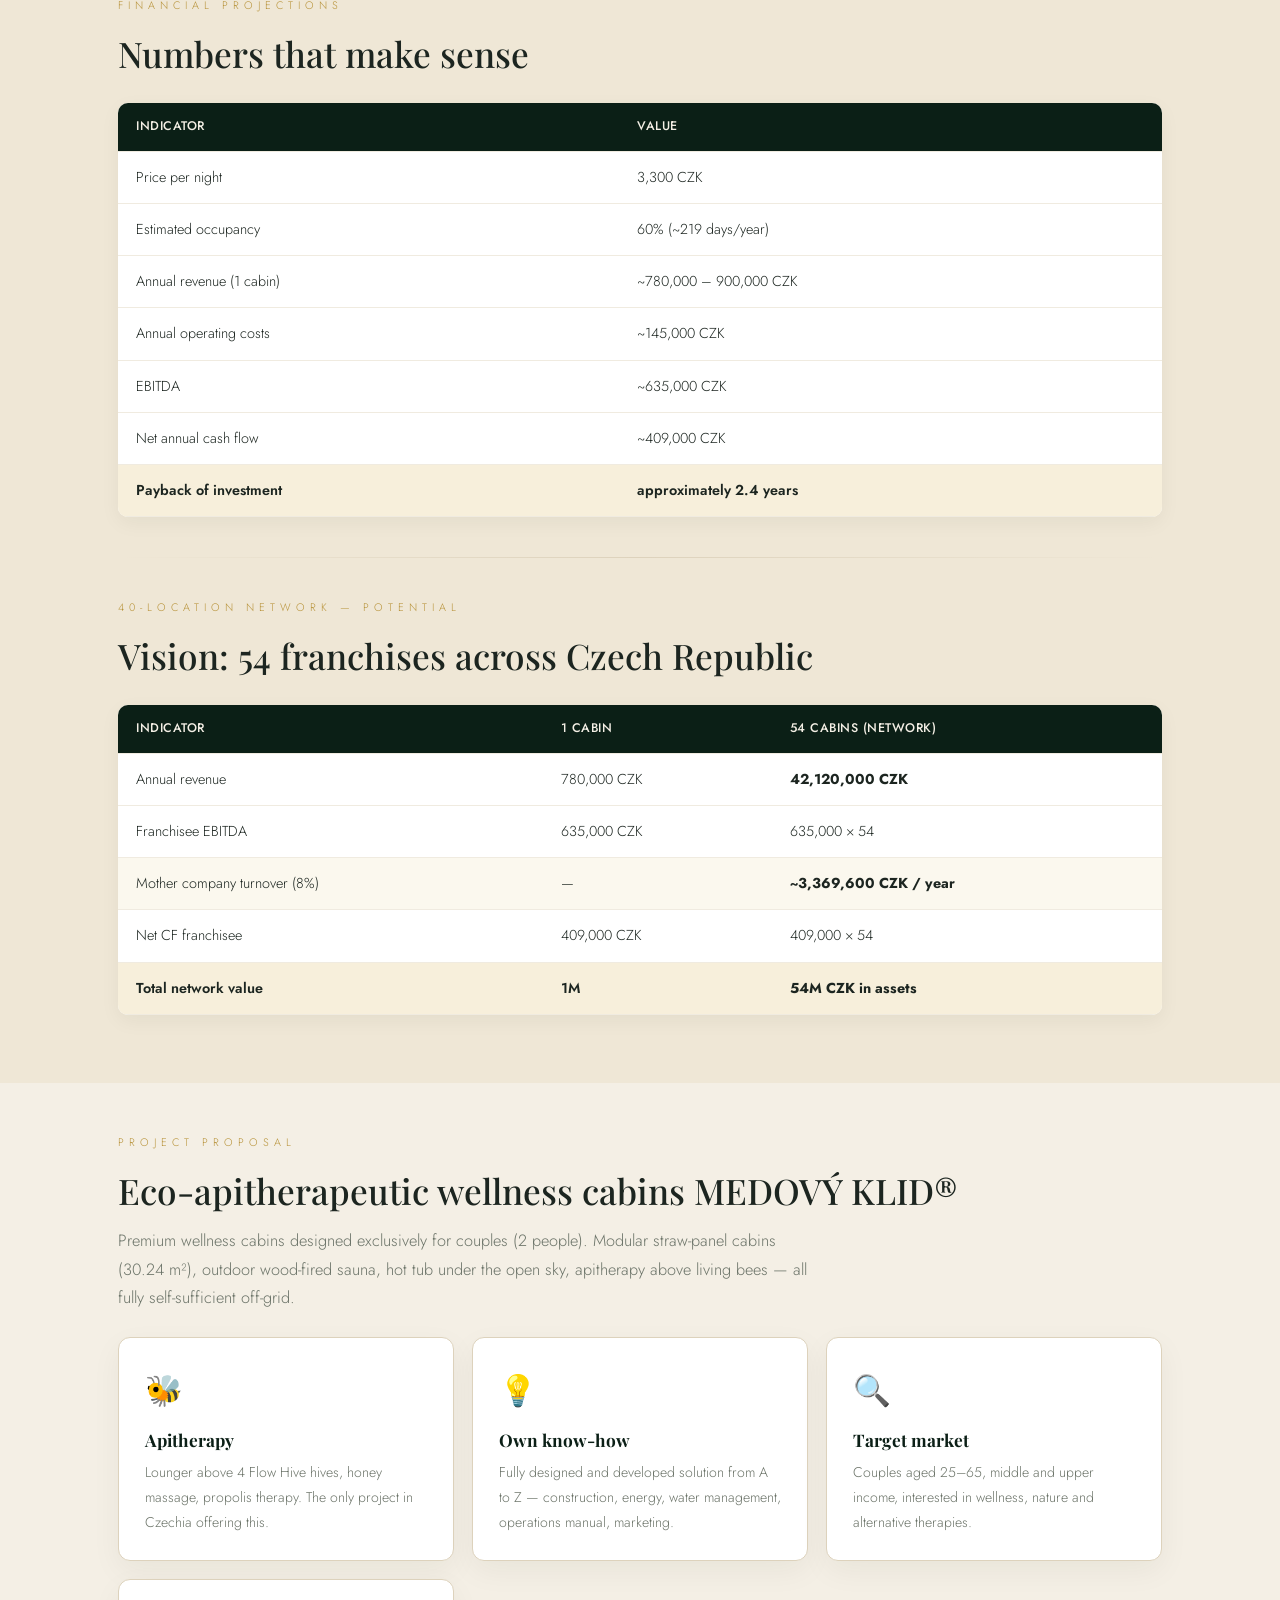
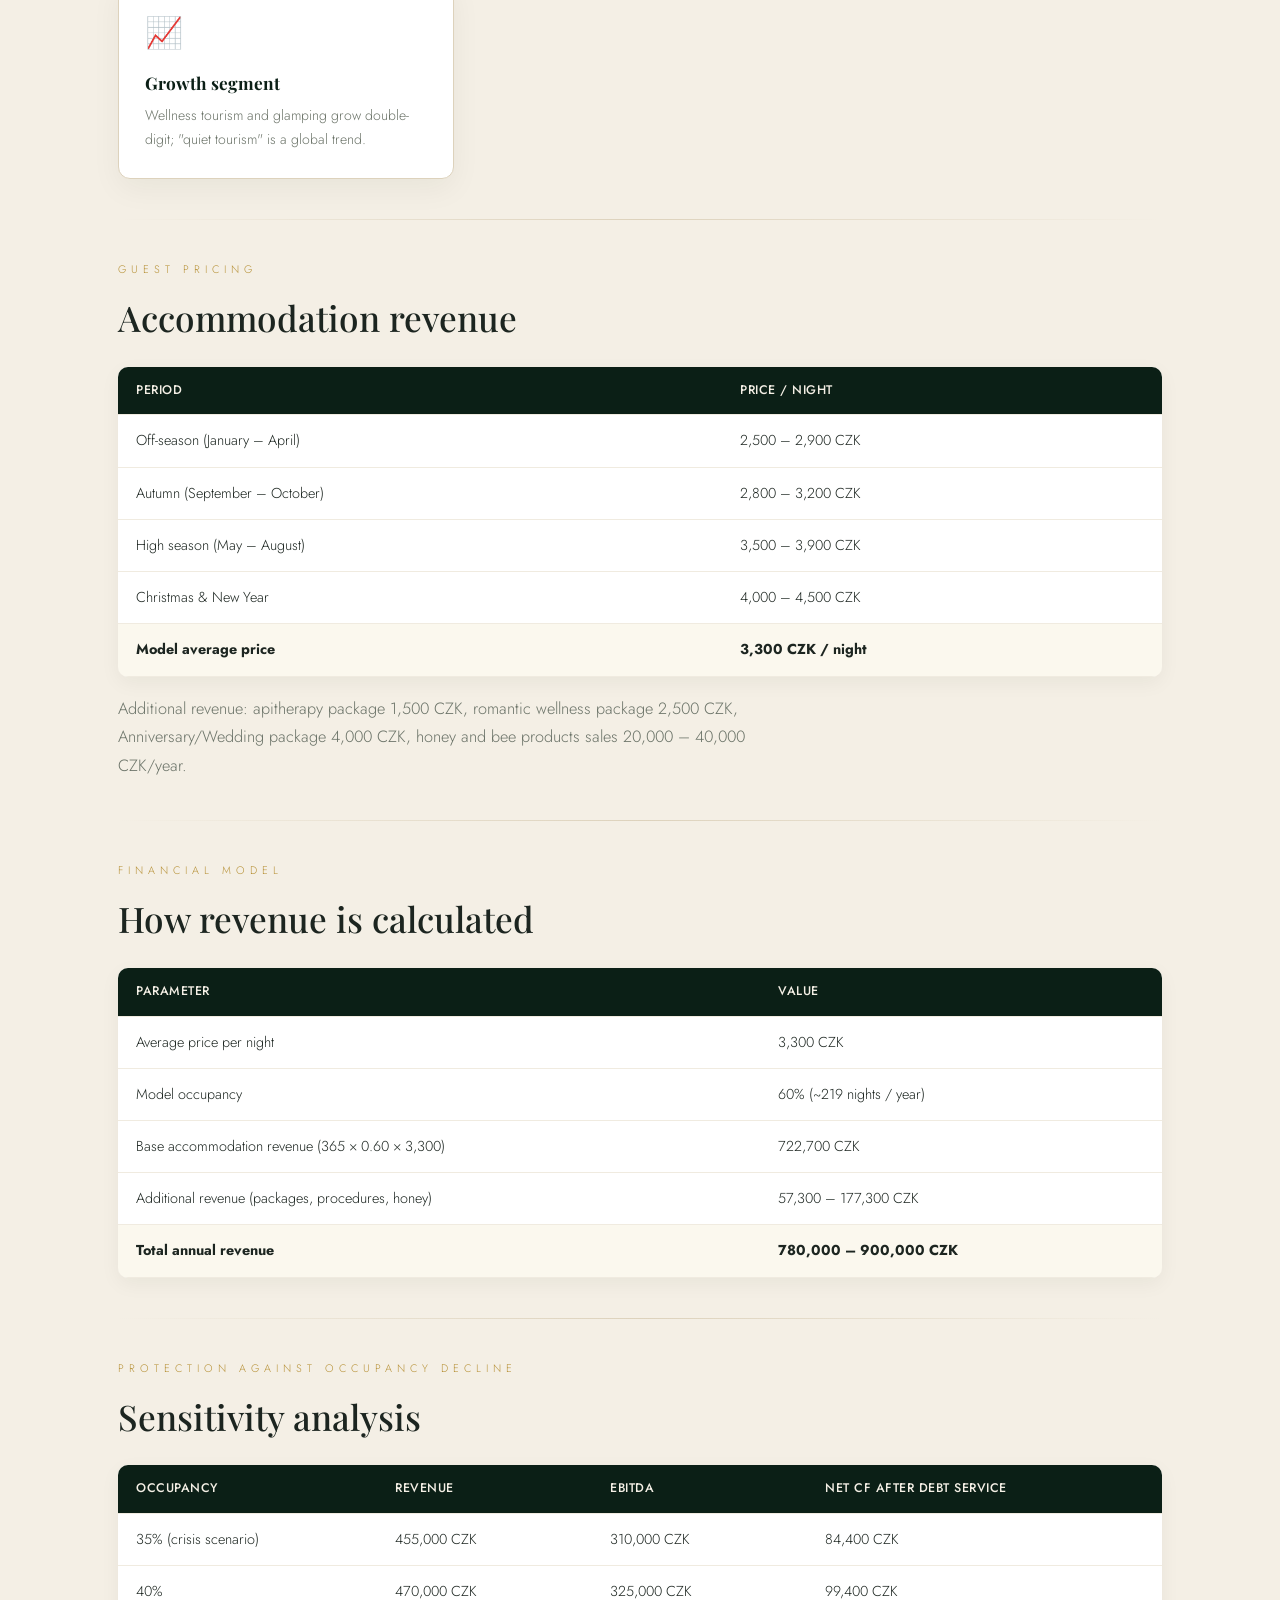
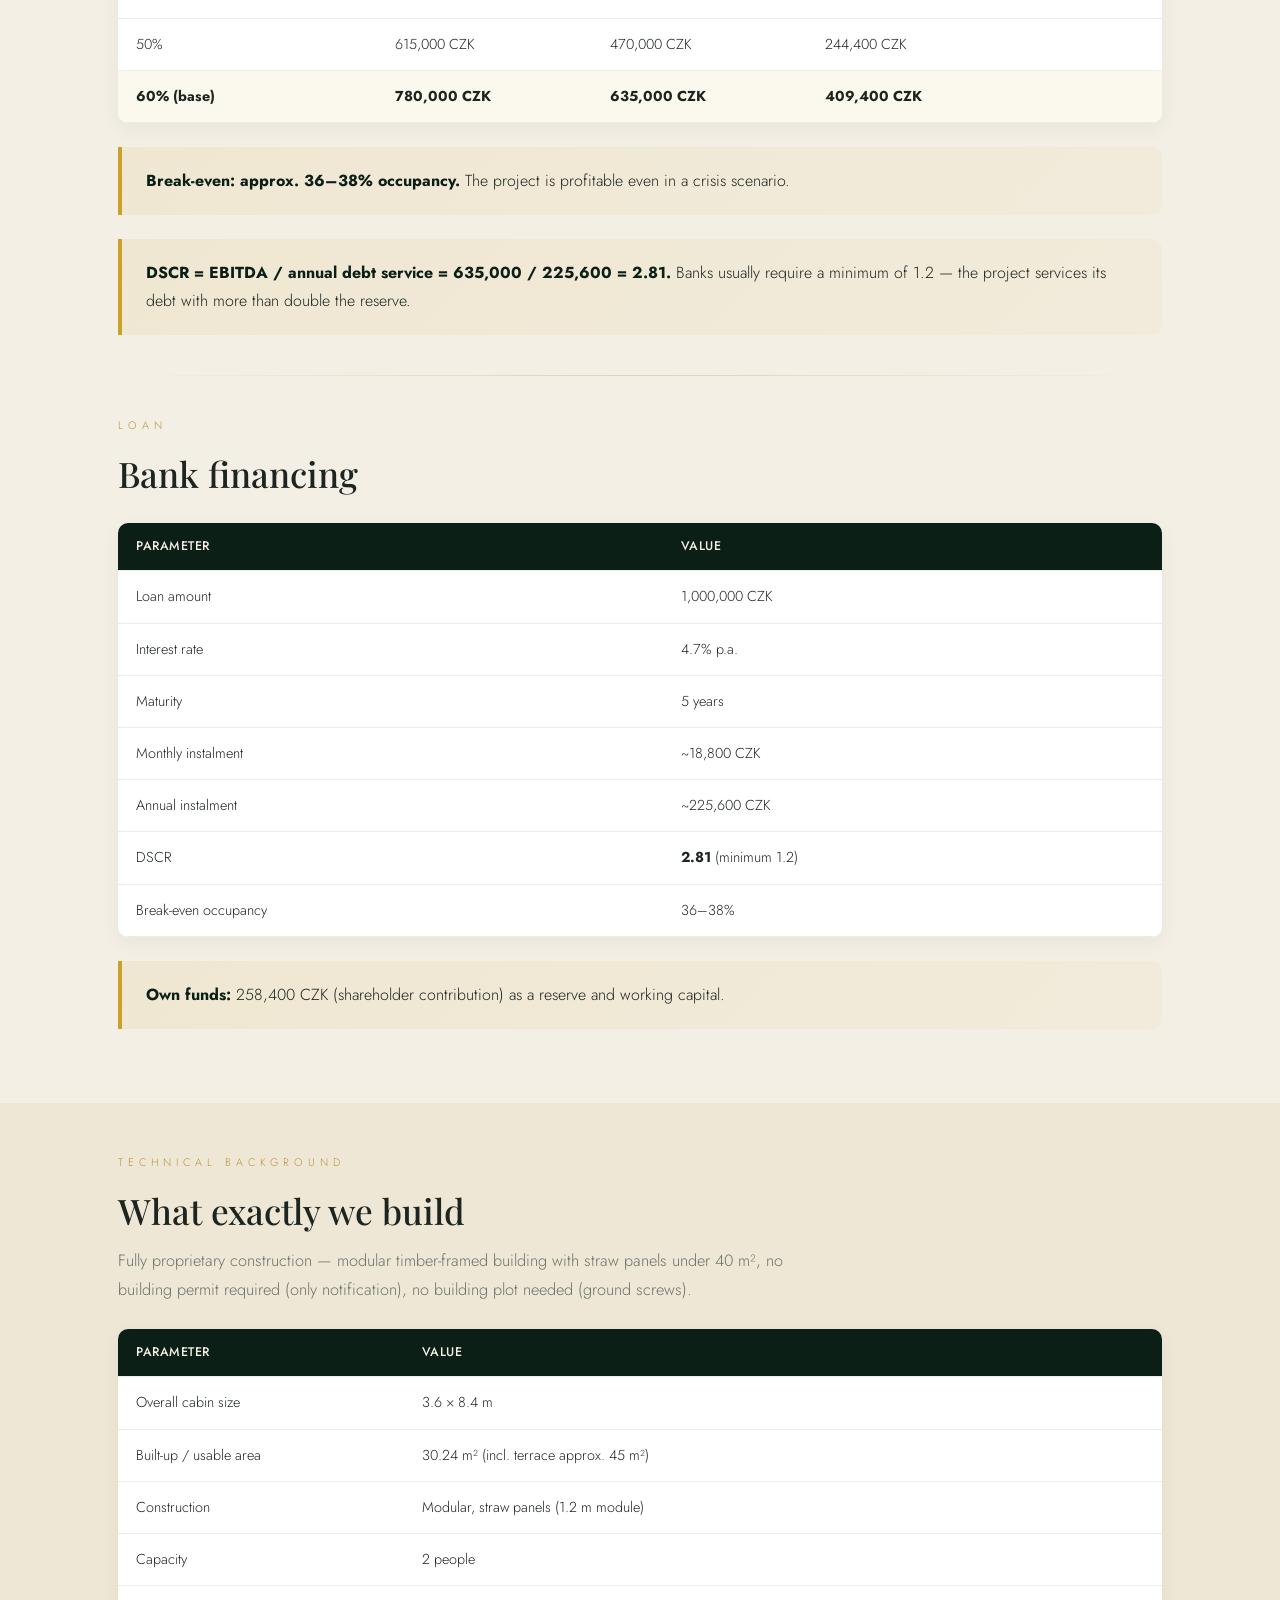
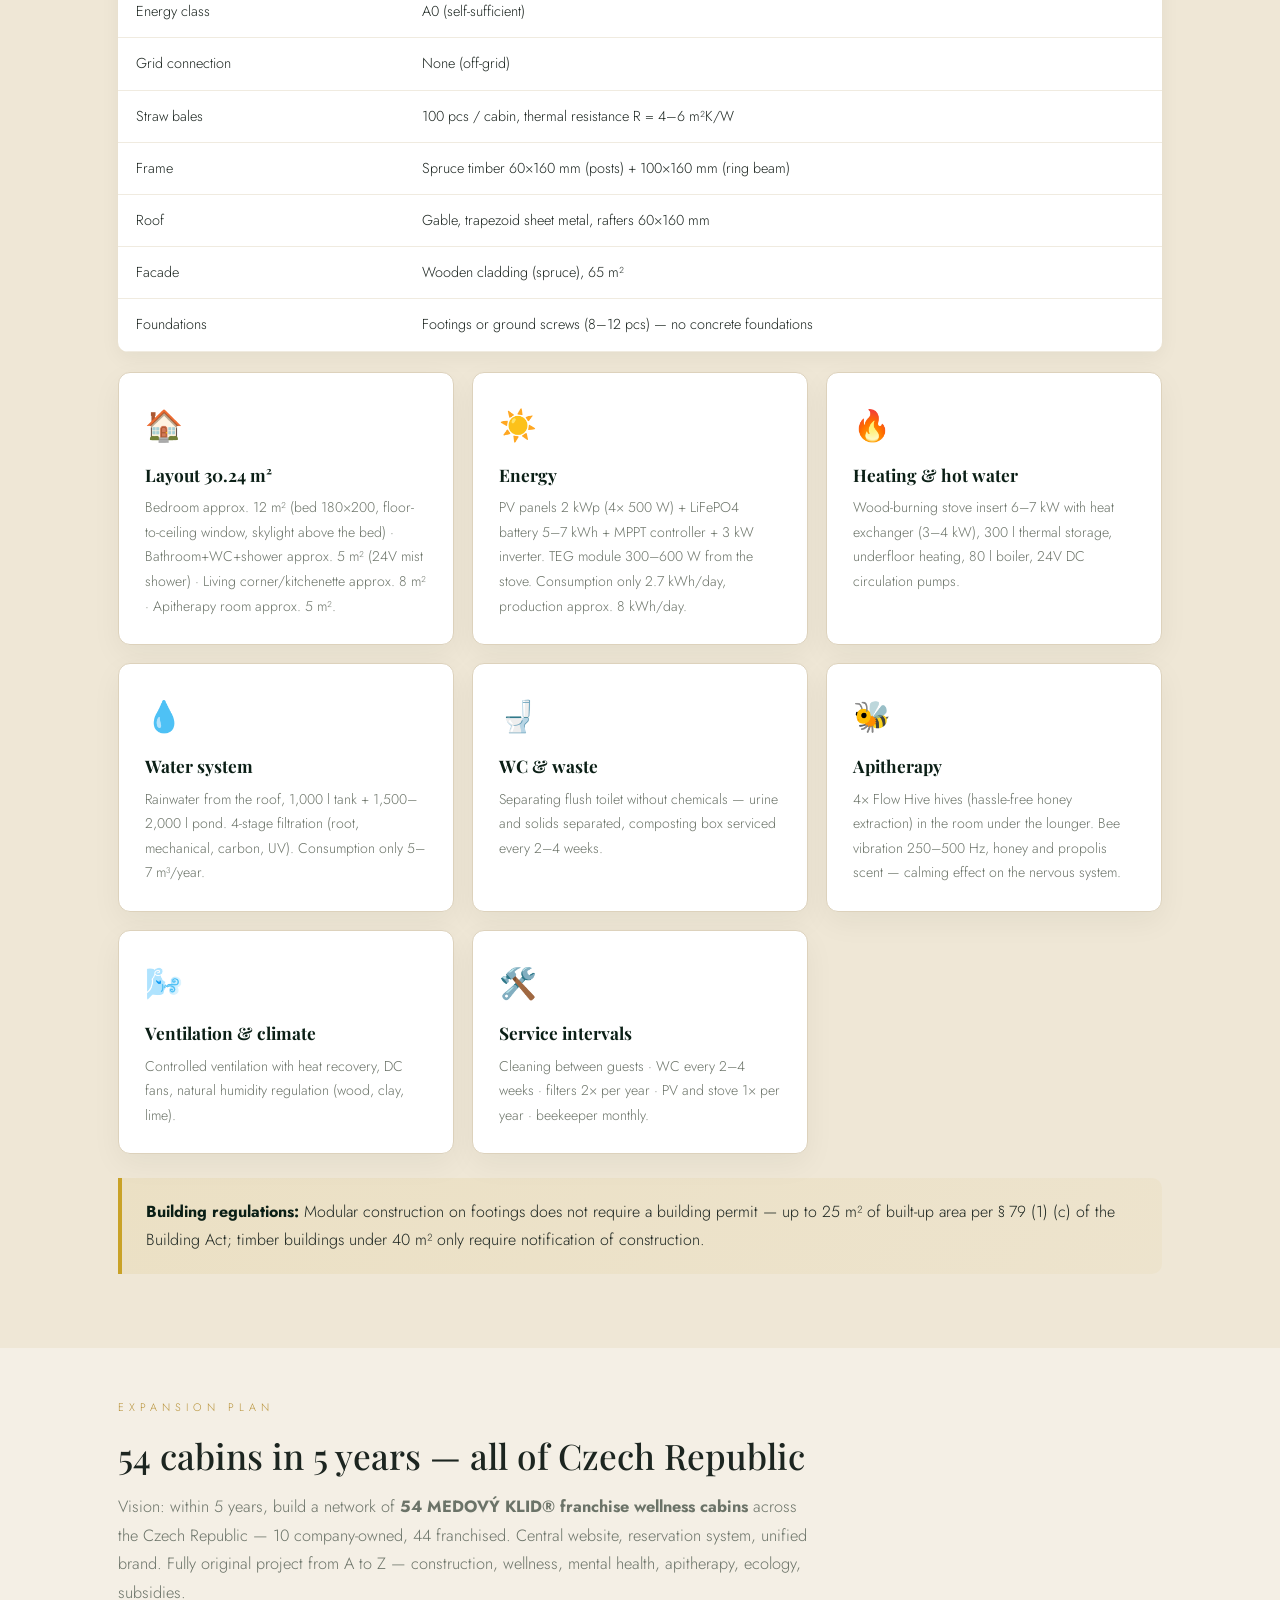
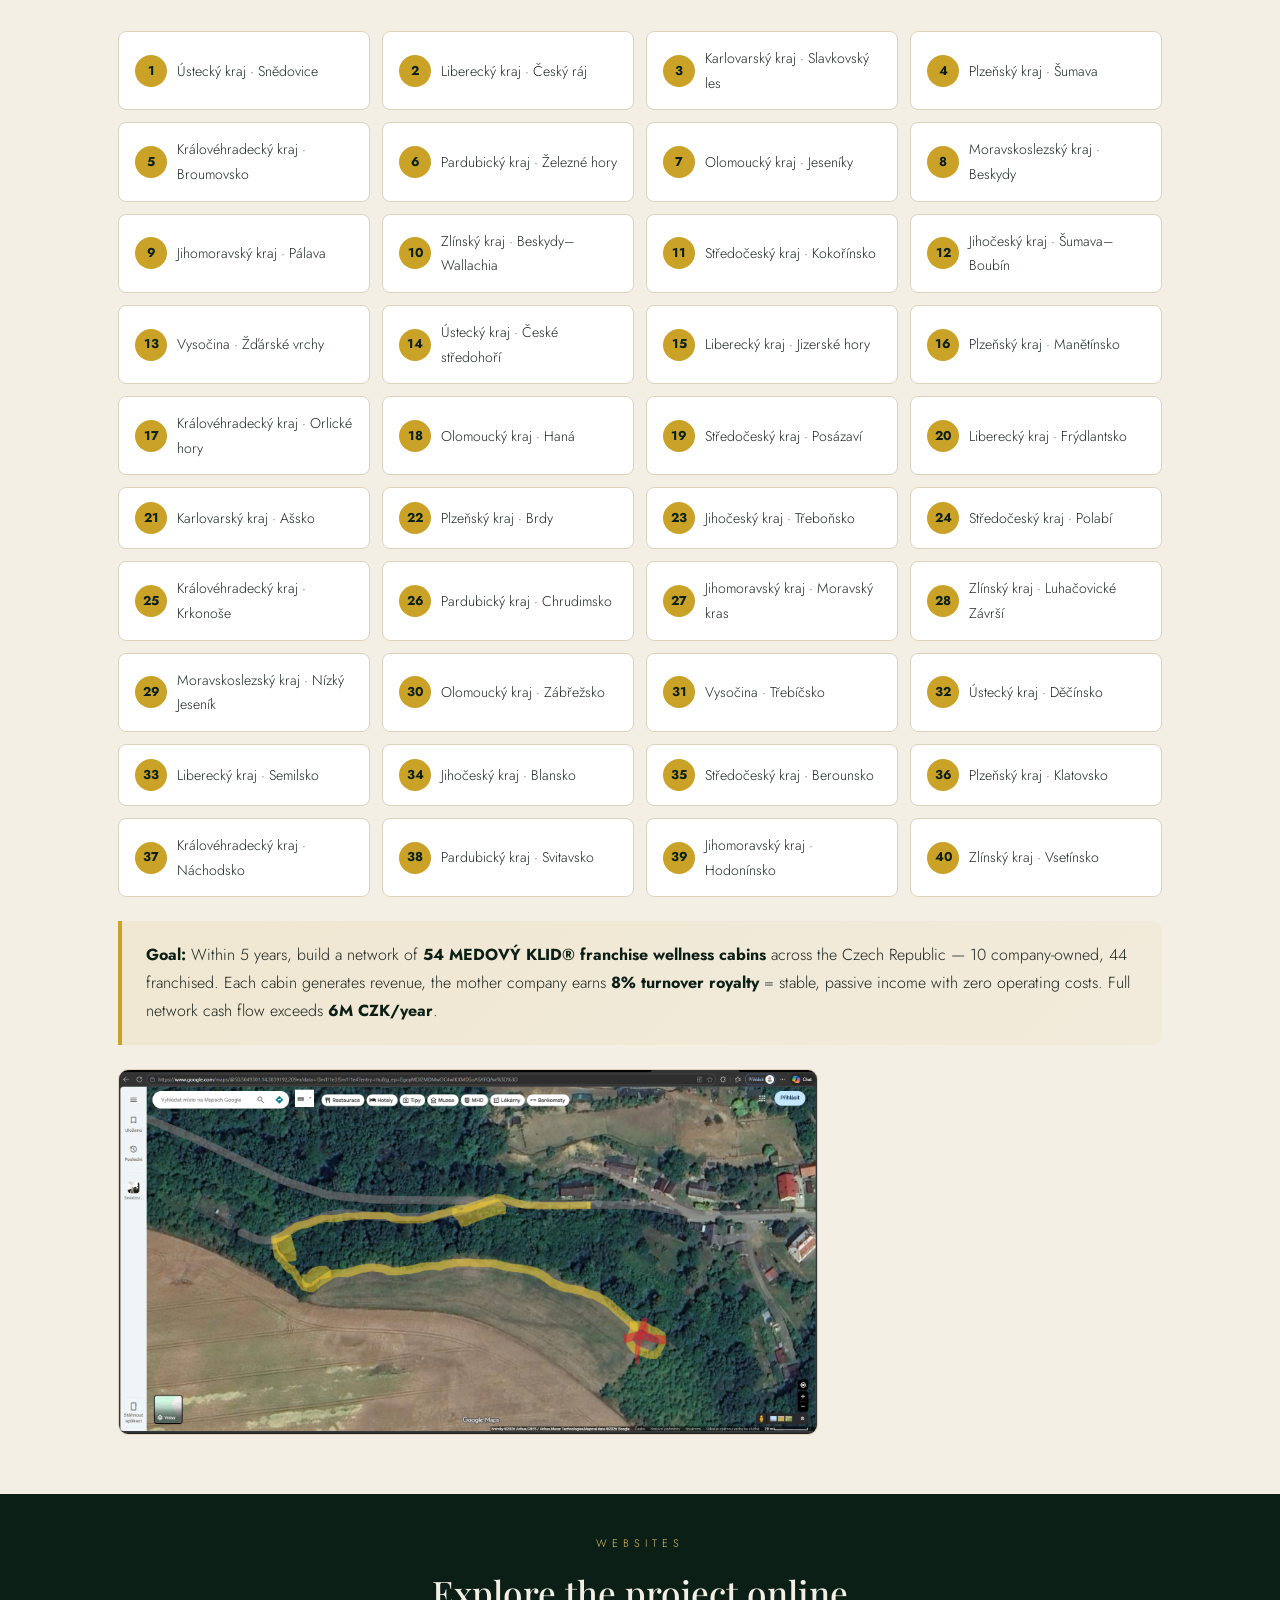
<file: investori/index_EN.html>
﻿<!DOCTYPE html>
<html lang="en">
<head>
<meta charset="utf-8">
<meta name="viewport" content="width=device-width, initial-scale=1">
<title>MEDOVÝ KLID® — Investment Opportunity · Franchise · 40 Locations Across Czech Republic</title>
<link href="https://fonts.googleapis.com/css2?family=Playfair+Display:wght@400;500;600&family=Jost:wght@300;400;500;600&display=swap" rel="stylesheet">
<style>
:root{--f:#0b1f16;--f2:#123227;--p:#173d2e;--iv:#f4efe5;--cr:#efe7d6;--sn:#ddd2bc;--h:#c9a227;--hs:#e3c568;--g:#b8933a;--ink:#1c2520;--mu:#6b7368}
*{margin:0;padding:0;box-sizing:border-box}
body{font-family:'Jost',sans-serif;background:var(--iv);color:var(--ink);line-height:1.75;font-weight:300}
.w{max-width:1100px;margin:0 auto;padding:0 28px}
.hero{background:var(--f);color:var(--iv);text-align:center;padding:80px 28px 65px;position:relative;overflow:hidden}
.hero::before{content:'';position:absolute;inset:0;background:linear-gradient(135deg,rgba(11,31,22,.95),rgba(23,61,46,.85))}
.hero .badge{position:relative;display:inline-block;margin-top:0;background:var(--h);color:var(--f);padding:8px 22px;border-radius:99px;font-weight:600;letter-spacing:2.5px;font-size:.72rem;text-transform:uppercase;margin-bottom:20px}
.hero h1{position:relative;font-family:'Playfair Display',serif;font-weight:500;font-size:clamp(2.2rem,5vw,3.4rem);letter-spacing:2px}
.hero p{position:relative;margin-top:18px;color:#d7cfbd;max-width:760px;margin-left:auto;margin-right:auto;font-size:1.05rem}
.hero .hero-stats{position:relative;display:flex;justify-content:center;gap:3rem;margin-top:30px;flex-wrap:wrap}
.hero .hs{text-align:center}
.hero .hs b{display:block;font-family:'Playfair Display',serif;font-size:2rem;color:var(--hs)}
.hero .hs span{font-size:.7rem;letter-spacing:2px;text-transform:uppercase;color:#b0a990}
.eyebrow{font-size:.68rem;letter-spacing:5px;text-transform:uppercase;color:var(--g);margin-bottom:8px}
h2{font-family:'Playfair Display',serif;font-weight:500;font-size:clamp(1.6rem,3.5vw,2.2rem);margin-bottom:6px;color:var(--ink)}
.lead{color:var(--mu);margin-bottom:24px;max-width:700px;font-size:1.02rem}
.grid{display:grid;grid-template-columns:repeat(auto-fit,minmax(260px,1fr));gap:18px;margin:22px 0}
.card{background:#fff;border:1px solid var(--sn);border-radius:12px;padding:26px;box-shadow:0 10px 30px rgba(11,31,22,.05);transition:.3s}
.card:hover{transform:translateY(-4px);box-shadow:0 16px 40px rgba(11,31,22,.1)}
.card .ic{font-size:1.9rem;margin-bottom:8px}
.card h3{font-family:'Playfair Display',serif;font-size:1.08rem;margin-bottom:5px;color:var(--f)}
.card p{font-size:.88rem;color:var(--mu)}
.badge-eco{display:inline-block;font-size:.6rem;letter-spacing:2px;text-transform:uppercase;color:var(--hs);background:rgba(201,162,39,.12);padding:4px 12px;border-radius:99px;margin-bottom:8px}
.tbl{width:100%;border-collapse:collapse;margin:18px 0;background:#fff;border-radius:10px;overflow:hidden;box-shadow:0 6px 20px rgba(11,31,22,.05)}
.tbl th,.tbl td{padding:13px 18px;text-align:left;border-bottom:1px solid #f0ebe0;font-size:.9rem}
.tbl th{background:var(--f);color:var(--iv);font-weight:500;letter-spacing:.5px;font-size:.78rem;text-transform:uppercase}
.tbl tr.total td{background:#f7efdb;font-weight:600}
.tbl tr.highlight-row td{background:rgba(201,162,39,.08)}
.hl{background:linear-gradient(135deg,rgba(201,162,39,.1),rgba(201,162,39,.05));border-left:4px solid var(--h);padding:20px 24px;border-radius:0 10px 10px 0;margin:24px 0}
.hl strong{color:var(--f)}
.price-box{background:linear-gradient(135deg,var(--f),var(--f2));color:var(--iv);border-radius:14px;padding:32px;text-align:center;margin:26px 0}
.price-box .big{font-family:'Playfair Display',serif;font-size:2.6rem;color:var(--hs);margin:8px 0}
.price-box .lbl{font-size:.75rem;letter-spacing:2.5px;text-transform:uppercase;color:#b0a990}
.btn{display:inline-block;background:var(--h);color:var(--f);padding:14px 34px;border-radius:99px;text-decoration:none;font-weight:600;letter-spacing:1px;transition:.3s}
.btn:hover{background:var(--hs);transform:translateY(-2px)}
.btn.ghost{background:none;border:1.5px solid var(--h);color:var(--h)}
.reasons li{margin:.3rem 0 .7rem 1.2rem}
.reasons b{color:var(--f)}
.regions{display:grid;grid-template-columns:repeat(auto-fill,minmax(200px,1fr));gap:12px;margin:20px 0}
.reg{background:#fff;border:1px solid var(--sn);border-radius:8px;padding:14px 16px;display:flex;align-items:center;gap:10px;font-size:.88rem}
.reg .num{width:32px;height:32px;border-radius:99px;background:var(--h);color:var(--f);display:flex;align-items:center;justify-content:center;font-weight:700;font-size:.8rem;flex-shrink:0}
.gallery{display:grid;grid-template-columns:repeat(auto-fill,minmax(220px,1fr));gap:14px;margin:20px 0}
.gallery img{width:100%;height:200px;object-fit:cover;border-radius:10px;border:1px solid var(--sn);transition:.3s}
.gallery img:hover{transform:scale(1.03);box-shadow:0 10px 30px rgba(0,0,0,.15)}
.nab-grid{display:grid;grid-template-columns:repeat(auto-fill,minmax(280px,1fr));gap:16px;margin:20px 0}
.nab{background:#fff;border:1px solid var(--sn);border-radius:10px;overflow:hidden;transition:.3s}
.nab:hover{box-shadow:0 10px 30px rgba(11,31,22,.08)}
.nab img{width:100%;height:220px;object-fit:cover}
.nab .cap{padding:14px 16px;font-size:.85rem;color:var(--mu)}
.nab .cap b{color:var(--f);display:block;margin-bottom:3px}
.footer-band{background:var(--f);color:var(--iv);text-align:center;padding:40px 28px}
.footer-band a{color:var(--hs);text-decoration:none}
.foot{text-align:center;color:rgba(244,239,229,.4);font-size:.72rem;padding:20px 28px 30px;background:var(--f)}
b.k{color:var(--f)}
.eco-pill{display:inline-flex;align-items:center;gap:6px;background:rgba(76,175,80,.1);color:#2e7d32;padding:5px 14px;border-radius:99px;font-size:.72rem;letter-spacing:1px;text-transform:uppercase;font-weight:500;margin:3px}
.eco-grid{display:flex;flex-wrap:wrap;gap:8px;margin:14px 0}
.page{padding:50px 0}
.page:nth-child(even){background:var(--cr)}
hr.sep{border:0;height:1px;background:linear-gradient(90deg,transparent,var(--sn),transparent);margin:40px 0}
</style>
</head>
<body>

<div class="hero">
  <div class="badge">Franchise · Investment · 54 Locations Across CZ</div>
  <h1>MEDOVÝ&nbsp;KLID<sup style="font-size:.4em">®</sup></h1>
  <p>Premium eco-wellness franchise with straw-panel cabins — no building permit required. Invest 1,000,000 CZK, receive a fully equipped cabin and join a network of 54 locations across the Czech Republic.</p>
  <div class="hero-stats">
    <div class="hs"><b>54</b><span>locations in CZ</span></div>
    <div class="hs"><b>1M</b><span>CZK investment</span></div>
    <div class="hs"><b>8%</b><span>turnover royalty</span></div>
    <div class="hs"><b>2.4y</b><span>payback</span></div>
  </div>
</div>

<div class="page">
<div class="w">
  <div class="eyebrow">Why invest</div>
  <h2>Why MEDOVÝ KLID is a TOP investment</h2>
  <ul class="reasons lead">
    <li><b class="k">1. Complete turn-key product</b> — your investment delivers a built, fully equipped wellness cabin, not just an idea.</li>
    <li><b class="k">2. No building permit needed</b> — timber construction under 40 m² requires only a notification, not a full building permit. No months of bureaucracy.</li>
    <li><b class="k">3. No building plot required</b> — a small piece of forest, field or meadow with access road is enough. No expensive urban land.</li>
    <li><b class="k">4. Subsidies & ecology</b> — straw panels, solar energy, rainwater harvesting = eligibility for green subsidies from MŽP and EU programmes.</li>
    <li><b class="k">5. Regional tourism support</b> — the project actively supports rural tourism, which receives political and financial backing from the state.</li>
    <li><b class="k">6. Off-grid self-sufficiency</b> — FV panels + batteries + rainwater = zero utility costs.</li>
    <li><b class="k">7. Growing market</b> — wellness tourism and glamping grow double-digit; apitherapy is an exclusive competitive edge.</li>
    <li><b class="k">8. Clear payback</b> — net cash flow ~409,000 CZK/year, payback in approximately 2.4 years.</li>
  </ul>

  <div class="eco-grid">
    <span class="eco-pill">♻️ Straw panels</span>
    <span class="eco-pill">☀️ Solar 2 kWp</span>
    <span class="eco-pill">💧 Rainwater 1,000 l</span>
    <span class="eco-pill">🛖 Timber under 40 m²</span>
    <span class="eco-pill">📋 No building permit</span>
    <span class="eco-pill">🌍 Off-grid self-sufficiency</span>
    <span class="eco-pill">🐝 Apitherapy</span>
    <span class="eco-pill">🌲 Regional tourism support</span>
  </div>

  <div class="price-box">
    <div class="lbl">Franchisee investment</div>
    <div class="big">1,000,000 CZK</div>
    <div class="lbl">Wellness cabin + know-how + suppliers + central website + trademark</div>
  </div>
</div>
</div>

<div class="page">
<div class="w">
  <div class="eyebrow">Investment content</div>
  <h2>What you get for 1 million</h2>
  <div class="grid">
    <div class="card"><div class="badge-eco">Ecology</div><div class="ic">🛖</div><h3>Wellness cabin 30.24 m²</h3><p>3.6 × 8.4 m, straw panels, spruce timber, clay plaster. Under 40 m² — no building permit needed.</p></div>
    <div class="card"><div class="badge-eco">Off-grid</div><div class="ic">☀️</div><h3>Solar energy</h3><p>FV panels 2 kWp + LiFePO4 battery 5–7 kWh. TEG module from stove. Full self-sufficiency.</p></div>
    <div class="card"><div class="badge-eco">Ecology</div><div class="ic">💧</div><h3>Rainwater harvesting</h3><p>1,000 l tank, 3-stage filtration + UV disinfection. No water bills, no sewage costs.</p></div>
    <div class="card"><div class="ic">🐝</div><h3>Apitherapy</h3><p>4 Flow Hive beehives, sleep above bees. Propolis, honey, therapy — a unique experience you won't find elsewhere.</p></div>
    <div class="card"><div class="ic">♨️</div><h3>Wellness facilities</h3><p>Outdoor CORIA sauna 200×200 cm + Lahti L hot tub 1,000 l with wood-fired stove.</p></div>
    <div class="card"><div class="ic">🔥</div><h3>Heating & hot water</h3><p>Fireplace 6–7 kW with water exchanger, 300 l accumulator, underfloor heating, 80 l boiler.</p></div>
    <div class="card"><div class="badge-eco">No land needed</div><div class="ic">🌲</div><h3>No building plot required</h3><p>A small piece of forest, field or meadow with access road. Ground screws = no foundations.</p></div>
    <div class="card"><div class="ic">🌐</div><h3>Central website & booking</h3><p>National MEDOVÝ KLID domain with online reservation system. Guests come to you.</p></div>
    <div class="card"><div class="ic">📚</div><h3>Know-how & suppliers</h3><p>Complete construction documents, operation manuals, verified suppliers, training and support.</p></div>
    <div class="card"><div class="ic">⚖️</div><h3>Legal protection</h3><p>Franchise agreement, EU trademark, patentable construction, NDA.</p></div>
    <div class="card"><div class="ic">📋</div><h3>Subsidies & support</h3><p>Eco timber + regional tourism = eligibility for MŽP and EU subsidy programmes.</p></div>
    <div class="card"><div class="ic">🏖️</div><h3>Regional tourism</h3><p>The project actively supports rural tourism — state political and financial backing.</p></div>
  </div>
</div>
</div>

<div class="page">
<div class="w">
  <div class="eyebrow">Visualisations & photos</div>
  <h2>What the cabin looks like</h2>
  <p class="lead">Real photographs and visualisations of MEDOVÝ KLID wellness cabins — exterior, interior, wellness facilities, apitherapy.</p>
  <div class="gallery">
    <img src="06_Vizualizace/medovyklid_photos/vizualizace domku.png" alt="Cabin exterior" loading="lazy">
    <img src="06_Vizualizace/medovyklid_photos/vizualizace domku 3.png" alt="Cabin evening" loading="lazy">
    <img src="06_Vizualizace/medovyklid_photos/vizualizace web.png" alt="Cabin in forest" loading="lazy">
    <img src="06_Vizualizace/medovyklid_photos/vizualizace loznice.png" alt="Bedroom" loading="lazy">
    <img src="06_Vizualizace/medovyklid_photos/vizualizace api mistnost.png" alt="Apitherapy room" loading="lazy">
    <img src="06_Vizualizace/medovyklid_photos/vizualizace koupaci su a sauna.png" alt="Sauna and hot tub" loading="lazy">
    <img src="06_Vizualizace/medovyklid_photos/vizualizace koupelna r balicek.png" alt="Bathroom" loading="lazy">
    <img src="06_Vizualizace/medovyklid_photos/vizualizace romanticky baliček.png" alt="Romantic package" loading="lazy">
    <img src="06_Vizualizace/medovyklid_photos/koupelna.png" alt="Bathroom detail" loading="lazy">
    <img src="06_Vizualizace/medovyklid_photos/koupelna 2.png" alt="Bathroom 2" loading="lazy">
    <img src="06_Vizualizace/medovyklid_photos/koupelna3.png" alt="Bathroom 3" loading="lazy">
    <img src="06_Vizualizace/medovyklid_photos/ložnice romanticky balicek.png" alt="Bedroom romantic" loading="lazy">
    <img src="06_Vizualizace/medovyklid_photos/vizualizace 4 rocni obdobi.png" alt="Cabin in four seasons" loading="lazy">
    <img src="06_Vizualizace/medovyklid_photos/vizualzace kontrukce.png" alt="Cabin construction" loading="lazy">
    <img src="03_Cenove_nabidky/vizualizace logo.png" alt="MEDOVÝ KLID logo" loading="lazy">
  </div>
  <div class="gallery" style="margin-top:14px">
    <img src="06_Vizualizace/medovyklid_photos/IMG_5282.png" alt="Photo" loading="lazy" style="height:240px">
    <img src="06_Vizualizace/medovyklid_photos/IMG_4838.png" alt="Exterior photo" loading="lazy" style="height:240px">
    <img src="06_Vizualizace/medovyklid_photos/Vizitka vizualizace (1).png" alt="Business card 1" loading="lazy" style="height:240px">
    <img src="06_Vizualizace/medovyklid_photos/Vizitka vizualizace (2).png" alt="Business card 2" loading="lazy" style="height:240px">
    <img src="06_Vizualizace/medovyklid_photos/Vizitka vizualizace (3).png" alt="Business card 3" loading="lazy" style="height:240px">
  </div>
</div>
</div>

<div class="page">
<div class="w">
  <div class="eyebrow">Supplier price offers</div>
  <h2>Real costs — verified quotes</h2>
  <p class="lead">Every budget item is backed by a specific supplier quote. Nothing is estimated — everything is real and current.</p>
  <div class="nab-grid">
    <div class="nab"><img src="03_Cenove_nabidky/nabidka fotovoltaika.png" alt="Solar PV" loading="lazy"><div class="cap"><b>Solar PV + Battery</b>2 kWp panels + LiFePO4 5–7 kWh + inverter + controller</div></div>
    <div class="nab"><img src="03_Cenove_nabidky/nabidka lazensky kamna.png" alt="Stove" loading="lazy"><div class="cap"><b>Stove + Hot Water</b>Fireplace with exchanger, accumulator tank, boiler</div></div>
    <div class="nab"><img src="03_Cenove_nabidky/nabidka sauna.png" alt="Sauna" loading="lazy"><div class="cap"><b>CORIA Sauna</b>Outdoor sauna 200×200 cm, spruce wood, wood-fired</div></div>
    <div class="nab"><img src="03_Cenove_nabidky/Nabídka koupaci sud.png" alt="Hot tub" loading="lazy"><div class="cap"><b>Lahti L Hot Tub</b>Wooden tub 800–1,000 l, wood-fired, stainless steel heater</div></div>
    <div class="nab"><img src="03_Cenove_nabidky/Nabídka ul.png" alt="Beehives" loading="lazy"><div class="cap"><b>Flow Hive Beehives</b>4 complete sets + bee colonies + equipment + lounge above hives</div></div>
    <div class="nab"><img src="03_Cenove_nabidky/nabidka wc.png" alt="Toilet" loading="lazy"><div class="cap"><b>Toilet + Waste</b>Separating flush toilet, composting box</div></div>
  </div>
  <div class="nab-grid" style="margin-top:14px">
    <div class="nab"><img src="03_Cenove_nabidky/nabidka wc3.png" alt="Toilet variant" loading="lazy"><div class="cap"><b>Toilet — alternative</b>Another variant of chemical-free separating toilet</div></div>
    <div class="nab"><img src="03_Cenove_nabidky/nabidka wc1.png" alt="Toilet detail" loading="lazy"><div class="cap"><b>Toilet — detailed quote</b>Specifications and technical parameters</div></div>
  </div>
  <div class="nab-grid" style="margin-top:14px">
    <div class="nab"><img src="03_Cenove_nabidky/konstrukce.png" alt="Construction 1" loading="lazy"><div class="cap"><b>Construction detail 1</b>Straw panels + timber frame</div></div>
    <div class="nab"><img src="03_Cenove_nabidky/konstrukce2.png" alt="Construction 2" loading="lazy"><div class="cap"><b>Construction detail 2</b>Joint and insulation detail</div></div>
    <div class="nab"><img src="03_Cenove_nabidky/konstrukce3.png" alt="Construction 3" loading="lazy"><div class="cap"><b>Construction detail 3</b>Roof structure</div></div>
    <div class="nab"><img src="03_Cenove_nabidky/konstrukce4.png" alt="Construction 4" loading="lazy"><div class="cap"><b>Construction detail 4</b>Floor system</div></div>
    <div class="nab"><img src="03_Cenove_nabidky/konstrukce5.png" alt="Construction 5" loading="lazy"><div class="cap"><b>Construction detail 5</b>Finished module</div></div>
  </div>
</div>
</div>

<div class="page">
<div class="w">
  <div class="eyebrow">Franchise model</div>
  <h2>How the franchise works</h2>
  <table class="tbl">
    <tr><th>Parameter</th><th>Value</th></tr>
    <tr><td>Investment</td><td>1,000,000 CZK</td></tr>
    <tr><td>What it covers</td><td>Complete wellness cabin + know-how + documents + suppliers + central website</td></tr>
    <tr><td>Royalty to mother company</td><td><b>8% of monthly turnover</b></td></tr>
    <tr><td>Booking system</td><td>Central MEDOVÝ KLID domain with online reservations</td></tr>
    <tr><td>Support</td><td>Training, marketing, supplier network, quality audits</td></tr>
    <tr><td>Brand</td><td>EU trademark, patentable construction</td></tr>
    <tr><td>Building permit</td><td>Not required — timber under 40 m² = notification only</td></tr>
    <tr><td>Land</td><td>No building plot needed — access road to forest/meadow/field is enough</td></tr>
    <tr><td>Energy</td><td>Off-grid: PV + battery + rainwater</td></tr>
  </table>

  <div class="hl">
    <strong>Mother company:</strong> For franchise know-how, central bookings and support, MEDOVÝ KLID HOLDING s.r.o. receives <strong>8% of the monthly turnover</strong>. The rest stays with the franchisee.
  </div>
</div>
</div>

<div class="page">
<div class="w">
  <div class="eyebrow">Investment budget</div>
  <h2>Budget 1 cabin = 1,000,000 CZK</h2>
  <table class="tbl">
    <tr><th>Item</th><th>Amount (CZK)</th><th>Share</th></tr>
    <tr><td>Construction & interior (straw panels, timber, floor, roof)</td><td>451,000</td><td>45.1%</td></tr>
    <tr><td>Sauna + hot tub</td><td>186,945</td><td>18.7%</td></tr>
    <tr><td>Apitherapy (4 Flow Hive beehives + equipment)</td><td>56,000</td><td>5.6%</td></tr>
    <tr><td>Stove + hot water (DHW)</td><td>44,000</td><td>4.4%</td></tr>
    <tr><td>Solar PV + battery + TEG</td><td>73,000</td><td>7.3%</td></tr>
    <tr><td>Water + filtration (rainwater, 3-stage + UV)</td><td>29,000</td><td>2.9%</td></tr>
    <tr><td>Terrace + exterior (terrace, firepit, pergola)</td><td>30,000</td><td>3.0%</td></tr>
    <tr><td>Assembly + transport + logistics</td><td>130,055</td><td>13.0%</td></tr>
    <tr class="total"><td><strong>Total investment</strong></td><td><strong>1,000,000 CZK</strong></td><td><strong>100%</strong></td></tr>
  </table>
</div>
</div>

<div class="page">
<div class="w">
  <div class="eyebrow">Financial projections</div>
  <h2>Numbers that make sense</h2>
  <table class="tbl">
    <tr><th>Indicator</th><th>Value</th></tr>
    <tr><td>Price per night</td><td>3,300 CZK</td></tr>
    <tr><td>Estimated occupancy</td><td>60% (~219 days/year)</td></tr>
    <tr><td>Annual revenue (1 cabin)</td><td>~780,000 – 900,000 CZK</td></tr>
    <tr><td>Annual operating costs</td><td>~145,000 CZK</td></tr>
    <tr><td>EBITDA</td><td>~635,000 CZK</td></tr>
    <tr><td>Net annual cash flow</td><td>~409,000 CZK</td></tr>
    <tr class="total"><td>Payback of investment</td><td>approximately 2.4 years</td></tr>
  </table>

  <hr class="sep">

  <div class="eyebrow" style="margin-top:20px">40-location network — potential</div>
  <h2>Vision: 54 franchises across Czech Republic</h2>
  <table class="tbl">
    <tr><th>Indicator</th><th>1 cabin</th><th>54 cabins (network)</th></tr>
    <tr><td>Annual revenue</td><td>780,000 CZK</td><td><b>42,120,000 CZK</b></td></tr>
    <tr><td>Franchisee EBITDA</td><td>635,000 CZK</td><td>635,000 × 54</td></tr>
    <tr class="highlight-row"><td>Mother company turnover (8%)</td><td>—</td><td><b>~3,369,600 CZK / year</b></td></tr>
    <tr><td>Net CF franchisee</td><td>409,000 CZK</td><td>409,000 × 54</td></tr>
    <tr class="total"><td>Total network value</td><td>1M</td><td><strong>54M CZK in assets</strong></td></tr>
  </table>
</div>
</div>

<!-- ===================== PROJECT PROPOSAL ===================== -->
<div class="page">
<div class="w">
  <div class="eyebrow">Project proposal</div>
  <h2>Eco-apitherapeutic wellness cabins MEDOVÝ KLID®</h2>
  <p class="lead">Premium wellness cabins designed exclusively for couples (2 people). Modular straw-panel cabins (30.24 m²), outdoor wood-fired sauna, hot tub under the open sky, apitherapy above living bees — all fully self-sufficient off-grid.</p>

  <div class="grid">
    <div class="card"><div class="ic">🐝</div><h3>Apitherapy</h3><p>Lounger above 4 Flow Hive hives, honey massage, propolis therapy. The only project in Czechia offering this.</p></div>
    <div class="card"><div class="ic">💡</div><h3>Own know-how</h3><p>Fully designed and developed solution from A to Z — construction, energy, water management, operations manual, marketing.</p></div>
    <div class="card"><div class="ic">🔍</div><h3>Target market</h3><p>Couples aged 25–65, middle and upper income, interested in wellness, nature and alternative therapies.</p></div>
    <div class="card"><div class="ic">📈</div><h3>Growth segment</h3><p>Wellness tourism and glamping grow double-digit; "quiet tourism" is a global trend.</p></div>
  </div>

  <hr class="sep">

  <div class="eyebrow" style="margin-top:20px">Guest pricing</div>
  <h2>Accommodation revenue</h2>
  <table class="tbl">
    <tr><th>Period</th><th>Price / night</th></tr>
    <tr><td>Off-season (January – April)</td><td>2,500 – 2,900 CZK</td></tr>
    <tr><td>Autumn (September – October)</td><td>2,800 – 3,200 CZK</td></tr>
    <tr><td>High season (May – August)</td><td>3,500 – 3,900 CZK</td></tr>
    <tr><td>Christmas &amp; New Year</td><td>4,000 – 4,500 CZK</td></tr>
    <tr class="highlight-row"><td><b>Model average price</b></td><td><b>3,300 CZK / night</b></td></tr>
  </table>
  <p class="lead" style="margin-top:12px">Additional revenue: apitherapy package 1,500 CZK, romantic wellness package 2,500 CZK, Anniversary/Wedding package 4,000 CZK, honey and bee products sales 20,000 – 40,000 CZK/year.</p>

  <hr class="sep">

  <div class="eyebrow" style="margin-top:20px">Financial model</div>
  <h2>How revenue is calculated</h2>
  <table class="tbl">
    <tr><th>Parameter</th><th>Value</th></tr>
    <tr><td>Average price per night</td><td>3,300 CZK</td></tr>
    <tr><td>Model occupancy</td><td>60% (~219 nights / year)</td></tr>
    <tr><td>Base accommodation revenue (365 × 0.60 × 3,300)</td><td>722,700 CZK</td></tr>
    <tr><td>Additional revenue (packages, procedures, honey)</td><td>57,300 – 177,300 CZK</td></tr>
    <tr class="highlight-row"><td><b>Total annual revenue</b></td><td><b>780,000 – 900,000 CZK</b></td></tr>
  </table>

  <hr class="sep">

  <div class="eyebrow" style="margin-top:20px">Protection against occupancy decline</div>
  <h2>Sensitivity analysis</h2>
  <table class="tbl">
    <tr><th>Occupancy</th><th>Revenue</th><th>EBITDA</th><th>Net CF after debt service</th></tr>
    <tr><td>35% (crisis scenario)</td><td>455,000 CZK</td><td>310,000 CZK</td><td>84,400 CZK</td></tr>
    <tr><td>40%</td><td>470,000 CZK</td><td>325,000 CZK</td><td>99,400 CZK</td></tr>
    <tr><td>50%</td><td>615,000 CZK</td><td>470,000 CZK</td><td>244,400 CZK</td></tr>
    <tr class="highlight-row"><td><b>60% (base)</b></td><td><b>780,000 CZK</b></td><td><b>635,000 CZK</b></td><td><b>409,400 CZK</b></td></tr>
  </table>
  <div class="hl"><strong>Break-even: approx. 36–38% occupancy.</strong> The project is profitable even in a crisis scenario.</div>

  <div class="hl">
    <strong>DSCR = EBITDA / annual debt service = 635,000 / 225,600 = 2.81.</strong> Banks usually require a minimum of 1.2 — the project services its debt with more than double the reserve.
  </div>

  <hr class="sep">

  <div class="eyebrow" style="margin-top:20px">Loan</div>
  <h2>Bank financing</h2>
  <table class="tbl">
    <tr><th>Parameter</th><th>Value</th></tr>
    <tr><td>Loan amount</td><td>1,000,000 CZK</td></tr>
    <tr><td>Interest rate</td><td>4.7% p.a.</td></tr>
    <tr><td>Maturity</td><td>5 years</td></tr>
    <tr><td>Monthly instalment</td><td>~18,800 CZK</td></tr>
    <tr><td>Annual instalment</td><td>~225,600 CZK</td></tr>
    <tr><td>DSCR</td><td><b>2.81</b> (minimum 1.2)</td></tr>
    <tr><td>Break-even occupancy</td><td>36–38%</td></tr>
  </table>

  <div class="hl"><strong>Own funds:</strong> 258,400 CZK (shareholder contribution) as a reserve and working capital.</div>
</div>
</div>

<!-- ===================== TECHNICAL BACKGROUND ===================== -->
<div class="page">
<div class="w">
  <div class="eyebrow">Technical background</div>
  <h2>What exactly we build</h2>
  <p class="lead">Fully proprietary construction — modular timber-framed building with straw panels under 40 m², no building permit required (only notification), no building plot needed (ground screws).</p>

  <table class="tbl">
    <tr><th>Parameter</th><th>Value</th></tr>
    <tr><td>Overall cabin size</td><td>3.6 × 8.4 m</td></tr>
    <tr><td>Built-up / usable area</td><td>30.24 m² (incl. terrace approx. 45 m²)</td></tr>
    <tr><td>Construction</td><td>Modular, straw panels (1.2 m module)</td></tr>
    <tr><td>Capacity</td><td>2 people</td></tr>
    <tr><td>Energy class</td><td>A0 (self-sufficient)</td></tr>
    <tr><td>Grid connection</td><td>None (off-grid)</td></tr>
    <tr><td>Straw bales</td><td>100 pcs / cabin, thermal resistance R = 4–6 m²K/W</td></tr>
    <tr><td>Frame</td><td>Spruce timber 60×160 mm (posts) + 100×160 mm (ring beam)</td></tr>
    <tr><td>Roof</td><td>Gable, trapezoid sheet metal, rafters 60×160 mm</td></tr>
    <tr><td>Facade</td><td>Wooden cladding (spruce), 65 m²</td></tr>
    <tr><td>Foundations</td><td>Footings or ground screws (8–12 pcs) — no concrete foundations</td></tr>
  </table>

  <div class="grid" style="margin-top:20px">
    <div class="card"><div class="ic">🏠</div><h3>Layout 30.24 m²</h3><p>Bedroom approx. 12 m² (bed 180×200, floor-to-ceiling window, skylight above the bed) · Bathroom+WC+shower approx. 5 m² (24V mist shower) · Living corner/kitchenette approx. 8 m² · Apitherapy room approx. 5 m².</p></div>
    <div class="card"><div class="ic">☀️</div><h3>Energy</h3><p>PV panels 2 kWp (4× 500 W) + LiFePO4 battery 5–7 kWh + MPPT controller + 3 kW inverter. TEG module 300–600 W from the stove. Consumption only 2.7 kWh/day, production approx. 8 kWh/day.</p></div>
    <div class="card"><div class="ic">🔥</div><h3>Heating &amp; hot water</h3><p>Wood-burning stove insert 6–7 kW with heat exchanger (3–4 kW), 300 l thermal storage, underfloor heating, 80 l boiler, 24V DC circulation pumps.</p></div>
    <div class="card"><div class="ic">💧</div><h3>Water system</h3><p>Rainwater from the roof, 1,000 l tank + 1,500–2,000 l pond. 4-stage filtration (root, mechanical, carbon, UV). Consumption only 5–7 m³/year.</p></div>
    <div class="card"><div class="ic">🚽</div><h3>WC &amp; waste</h3><p>Separating flush toilet without chemicals — urine and solids separated, composting box serviced every 2–4 weeks.</p></div>
    <div class="card"><div class="ic">🐝</div><h3>Apitherapy</h3><p>4× Flow Hive hives (hassle-free honey extraction) in the room under the lounger. Bee vibration 250–500 Hz, honey and propolis scent — calming effect on the nervous system.</p></div>
    <div class="card"><div class="ic">🌬️</div><h3>Ventilation &amp; climate</h3><p>Controlled ventilation with heat recovery, DC fans, natural humidity regulation (wood, clay, lime).</p></div>
    <div class="card"><div class="ic">🛠️</div><h3>Service intervals</h3><p>Cleaning between guests · WC every 2–4 weeks · filters 2× per year · PV and stove 1× per year · beekeeper monthly.</p></div>
  </div>

  <div class="hl"><strong>Building regulations:</strong> Modular construction on footings does not require a building permit — up to 25 m² of built-up area per § 79 (1) (c) of the Building Act; timber buildings under 40 m² only require notification of construction.</div>
</div>
</div>

<div class="page">
<div class="w">
  <div class="eyebrow">Expansion plan</div>
  <h2>54 cabins in 5 years — all of Czech Republic</h2>
  <p class="lead">Vision: within 5 years, build a network of <strong>54 MEDOVÝ KLID® franchise wellness cabins</strong> across the Czech Republic — 10 company-owned, 44 franchised. Central website, reservation system, unified brand. Fully original project from A to Z — construction, wellness, mental health, apitherapy, ecology, subsidies.</p>

  <div class="regions">
    <div class="reg"><div class="num">1</div>Ústecký kraj · Snědovice</div>
    <div class="reg"><div class="num">2</div>Liberecký kraj · Český ráj</div>
    <div class="reg"><div class="num">3</div>Karlovarský kraj · Slavkovský les</div>
    <div class="reg"><div class="num">4</div>Plzeňský kraj · Šumava</div>
    <div class="reg"><div class="num">5</div>Královéhradecký kraj · Broumovsko</div>
    <div class="reg"><div class="num">6</div>Pardubický kraj · Železné hory</div>
    <div class="reg"><div class="num">7</div>Olomoucký kraj · Jeseníky</div>
    <div class="reg"><div class="num">8</div>Moravskoslezský kraj · Beskydy</div>
    <div class="reg"><div class="num">9</div>Jihomoravský kraj · Pálava</div>
    <div class="reg"><div class="num">10</div>Zlínský kraj · Beskydy–Wallachia</div>
    <div class="reg"><div class="num">11</div>Středočeský kraj · Kokořínsko</div>
    <div class="reg"><div class="num">12</div>Jihočeský kraj · Šumava–Boubín</div>
    <div class="reg"><div class="num">13</div>Vysočina · Žďárské vrchy</div>
    <div class="reg"><div class="num">14</div>Ústecký kraj · České středohoří</div>
    <div class="reg"><div class="num">15</div>Liberecký kraj · Jizerské hory</div>
    <div class="reg"><div class="num">16</div>Plzeňský kraj · Manětínsko</div>
    <div class="reg"><div class="num">17</div>Královéhradecký kraj · Orlické hory</div>
    <div class="reg"><div class="num">18</div>Olomoucký kraj · Haná</div>
    <div class="reg"><div class="num">19</div>Středočeský kraj · Posázaví</div>
    <div class="reg"><div class="num">20</div>Liberecký kraj · Frýdlantsko</div>
    <div class="reg"><div class="num">21</div>Karlovarský kraj · Ašsko</div>
    <div class="reg"><div class="num">22</div>Plzeňský kraj · Brdy</div>
    <div class="reg"><div class="num">23</div>Jihočeský kraj · Třeboňsko</div>
    <div class="reg"><div class="num">24</div>Středočeský kraj · Polabí</div>
    <div class="reg"><div class="num">25</div>Královéhradecký kraj · Krkonoše</div>
    <div class="reg"><div class="num">26</div>Pardubický kraj · Chrudimsko</div>
    <div class="reg"><div class="num">27</div>Jihomoravský kraj · Moravský kras</div>
    <div class="reg"><div class="num">28</div>Zlínský kraj · Luhačovické Závrší</div>
    <div class="reg"><div class="num">29</div>Moravskoslezský kraj · Nízký Jeseník</div>
    <div class="reg"><div class="num">30</div>Olomoucký kraj · Zábřežsko</div>
    <div class="reg"><div class="num">31</div>Vysočina · Třebíčsko</div>
    <div class="reg"><div class="num">32</div>Ústecký kraj · Děčínsko</div>
    <div class="reg"><div class="num">33</div>Liberecký kraj · Semilsko</div>
    <div class="reg"><div class="num">34</div>Jihočeský kraj · Blansko</div>
    <div class="reg"><div class="num">35</div>Středočeský kraj · Berounsko</div>
    <div class="reg"><div class="num">36</div>Plzeňský kraj · Klatovsko</div>
    <div class="reg"><div class="num">37</div>Královéhradecký kraj · Náchodsko</div>
    <div class="reg"><div class="num">38</div>Pardubický kraj · Svitavsko</div>
    <div class="reg"><div class="num">39</div>Jihomoravský kraj · Hodonínsko</div>
    <div class="reg"><div class="num">40</div>Zlínský kraj · Vsetínsko</div>
  </div>

  <div class="hl">
    <strong>Goal:</strong> Within 5 years, build a network of <strong>54 MEDOVÝ KLID® franchise wellness cabins</strong> across the Czech Republic — 10 company-owned, 44 franchised. Each cabin generates revenue, the mother company earns <strong>8% turnover royalty</strong> = stable, passive income with zero operating costs. Full network cash flow exceeds <strong>6M CZK/year</strong>.
  </div>

  <div style="margin-top:24px">
    <img src="03_Cenove_nabidky/mapa lokalita k smlouve.png" alt="Location map" style="width:100%;max-width:700px;border-radius:10px;border:1px solid var(--sn)">
  </div>
</div>
</div>

<div class="footer-band">
  <div class="w">
    <div class="eyebrow" style="color:var(--hs)">Websites</div>
    <h2 style="color:var(--iv);margin-bottom:14px">Explore the project online</h2>
    <div style="display:flex;justify-content:center;gap:14px;flex-wrap:wrap;margin-bottom:20px">
      <a class="btn" href="https://medovyklid.github.io/web/" target="_blank">Guest website →</a>
      <a class="btn ghost" href="https://medovyklid.github.io/banka/" target="_blank">Bank documents →</a>
      <a class="btn ghost" href="https://medovyklid.github.io/" target="_blank">Investor presentation →</a>
    </div>
    <p style="color:#b0a990;font-size:.88rem">All websites are live, responsive, with reservation calendar and dark/light mode.</p>
  </div>
</div>

<div class="w" style="text-align:center;padding:40px 28px">
  <div class="eyebrow">Contact</div>
  <h2>Interested in a franchise?</h2>
  <p class="lead" style="margin:8px auto 24px">Reach out to us. We'll explain everything, show you the details and back it up with a contract.</p>
  <div style="display:flex;justify-content:center;gap:14px;flex-wrap:wrap">
    <a class="btn" href="mailto:honeyedpeace@seznam.cz">📧 honeyedpeace@seznam.cz</a>
    <a class="btn ghost" href="https://wa.me/420724283050" target="_blank">WhatsApp</a>
    <a class="btn ghost" href="tel:+420774726995">📞 +420 774 726 995</a>
  </div>
</div>

<div class="foot">
  MEDOVÝ KLID HOLDING s.r.o. · Reg. No. 24506478 · Radimovská 1773/15, Prague 4<br>
  +420 774 726 995 · +420 724 283 050 · honeyedpeace@seznam.cz<br>
  This document is an investment and franchise offer. It does not create binding contractual terms.
</div>

</body>
</html>
</file>
<file: web/legal.css>
/* MEDOVÝ KLID® — společné styly právních stránek */
:root{
  --forest:#0b1f16;--forest-2:#123227;--ivory:#f4efe5;--cream:#efe7d6;
  --sand:#ddd2bc;--honey:#c9a227;--honey-soft:#e3c568;--gold:#b8933a;
  --ink:#1c2520;--muted:#5a6257;--line:#ddd2bc;
  --serif:'Playfair Display',Georgia,serif;
  --sans:'Jost',-apple-system,'Segoe UI',sans-serif;
}
*{margin:0;padding:0;box-sizing:border-box}
html{scroll-behavior:smooth}
body{font-family:var(--sans);background:var(--ivory);color:var(--ink);line-height:1.8;font-weight:300;-webkit-font-smoothing:antialiased}
a{color:#7d5f15;text-decoration:none}
a:hover{text-decoration:underline}
main a,.box a{text-decoration:underline;text-underline-offset:2px}
.top{background:var(--forest);color:var(--ivory);padding:1rem 1.5rem;position:sticky;top:0;z-index:10;box-shadow:0 4px 20px rgba(0,0,0,.25)}
.top .in{max-width:960px;margin:0 auto;display:flex;align-items:center;justify-content:space-between;gap:1rem;flex-wrap:wrap}
.brand{font-family:var(--serif);font-size:1.05rem;letter-spacing:2px;color:var(--ivory);text-decoration:none}
.brand span{color:var(--honey-soft);font-size:.72rem;letter-spacing:2px;font-family:var(--sans);text-transform:uppercase;margin-left:.4rem}
.back{font-size:.78rem;letter-spacing:1.5px;text-transform:uppercase;color:var(--honey-soft)}
.hero{background:var(--forest);color:var(--ivory);padding:3.2rem 1.5rem 3.6rem;text-align:center}
.hero .eyebrow{font-size:.68rem;letter-spacing:5px;text-transform:uppercase;color:var(--honey);margin-bottom:.8rem}
.hero h1{font-family:var(--serif);font-weight:500;font-size:clamp(1.8rem,4vw,2.7rem);letter-spacing:1px}
.hero p{color:#c9c1ad;margin-top:.9rem;font-size:.95rem}
main{max-width:860px;margin:0 auto;padding:3rem 1.5rem 4rem}
h2{font-family:var(--serif);font-weight:500;font-size:1.45rem;color:var(--forest);margin:2.4rem 0 .8rem}
h2:first-child{margin-top:0}
h3{font-family:var(--serif);font-weight:500;font-size:1.1rem;color:var(--forest);margin:1.6rem 0 .5rem}
p{margin-bottom:1rem;color:#2a332d}
ul,ol{margin:0 0 1.2rem 1.3rem}
li{margin-bottom:.45rem}
strong{font-weight:500;color:var(--forest)}
.box{background:#fff;border:1px solid var(--line);border-left:4px solid var(--honey);border-radius:0 10px 10px 0;padding:1.2rem 1.5rem;margin:1.4rem 0}
.box p{margin-bottom:.4rem;font-size:.92rem}
table{width:100%;border-collapse:collapse;margin:1.2rem 0;background:#fff;border:1px solid var(--line);border-radius:8px;overflow:hidden}
th,td{padding:.75rem 1rem;text-align:left;border-bottom:1px solid var(--line);font-size:.9rem}
th{background:var(--forest);color:var(--ivory);font-weight:500;font-size:.78rem;letter-spacing:1px;text-transform:uppercase}
.note{font-size:.8rem;color:var(--muted);margin-top:2rem;border-top:1px solid var(--line);padding-top:1rem}
footer{background:var(--forest);color:#c9c1ad;text-align:center;padding:2rem 1.5rem;font-size:.8rem;line-height:1.9}
footer a{color:var(--honey-soft)}
footer .links{margin-bottom:.6rem}
@media(max-width:600px){table{font-size:.82rem}th,td{padding:.6rem .7rem}}
</file>
